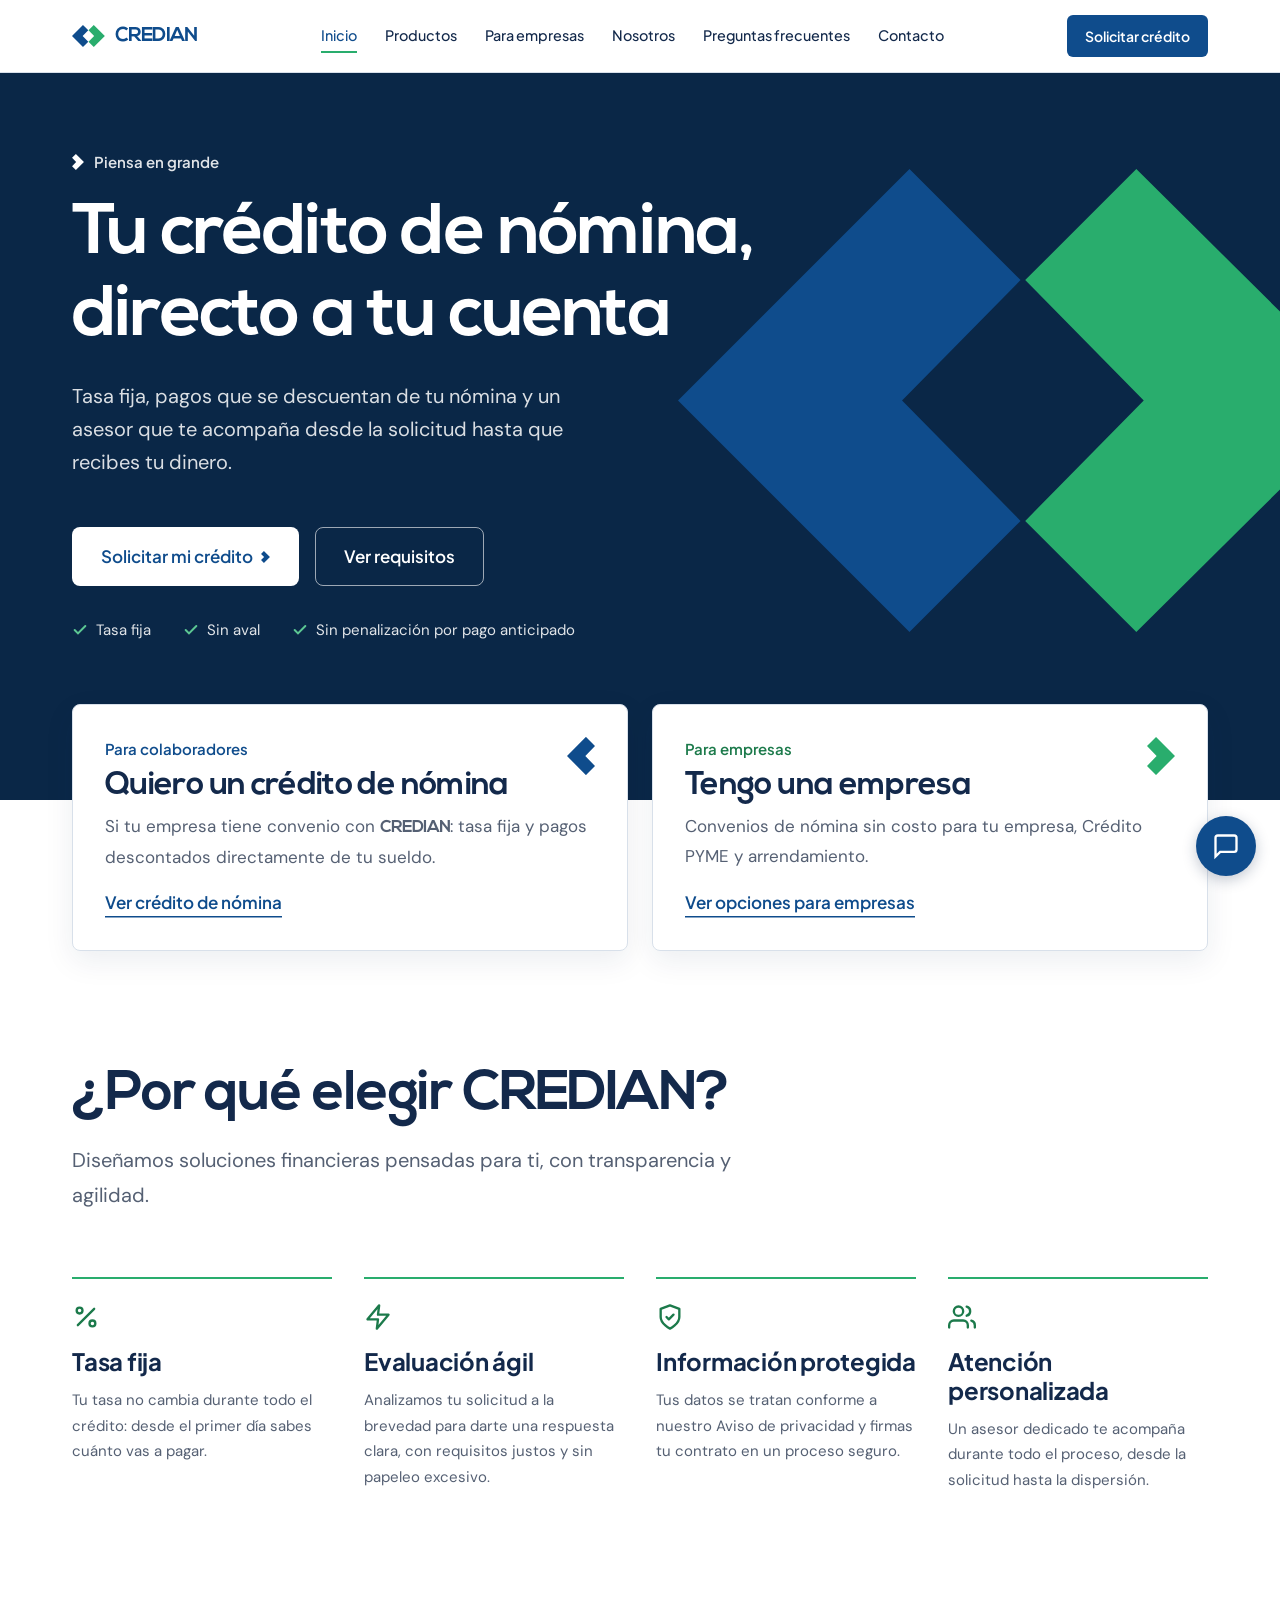
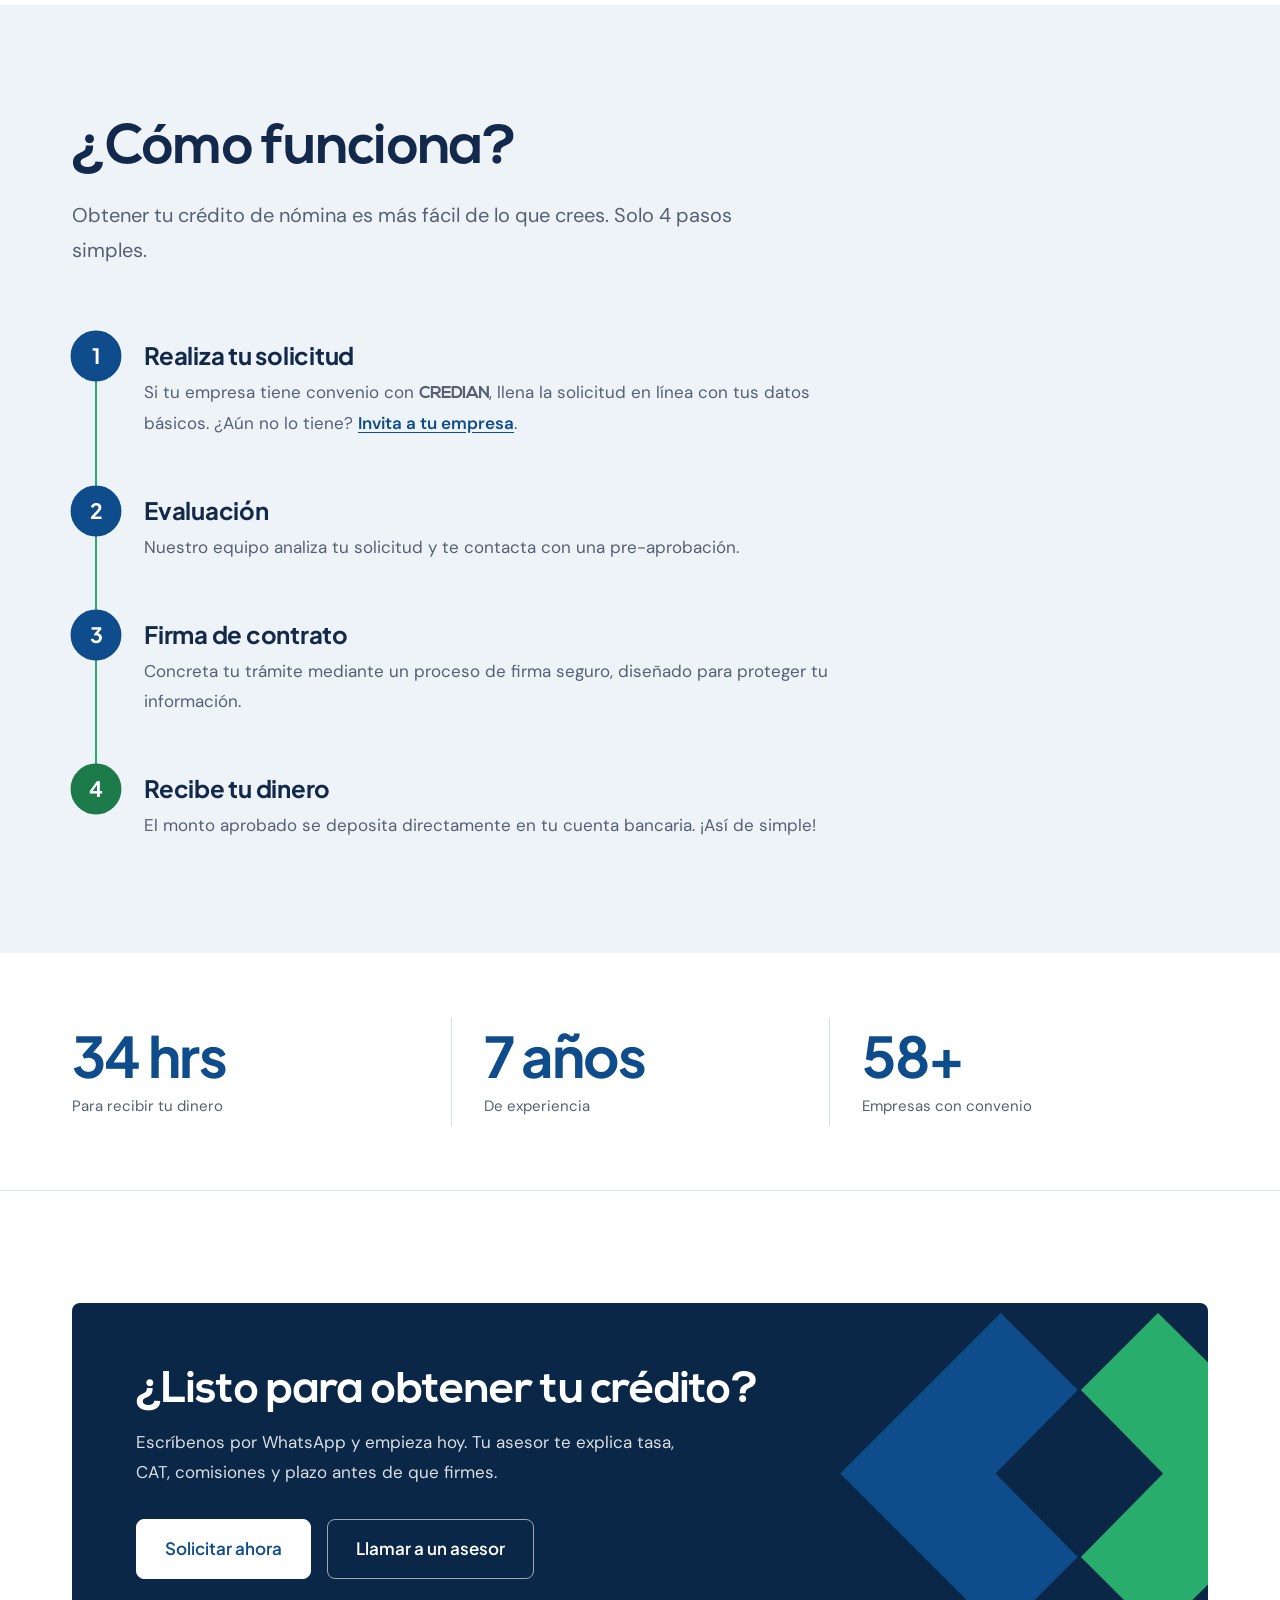
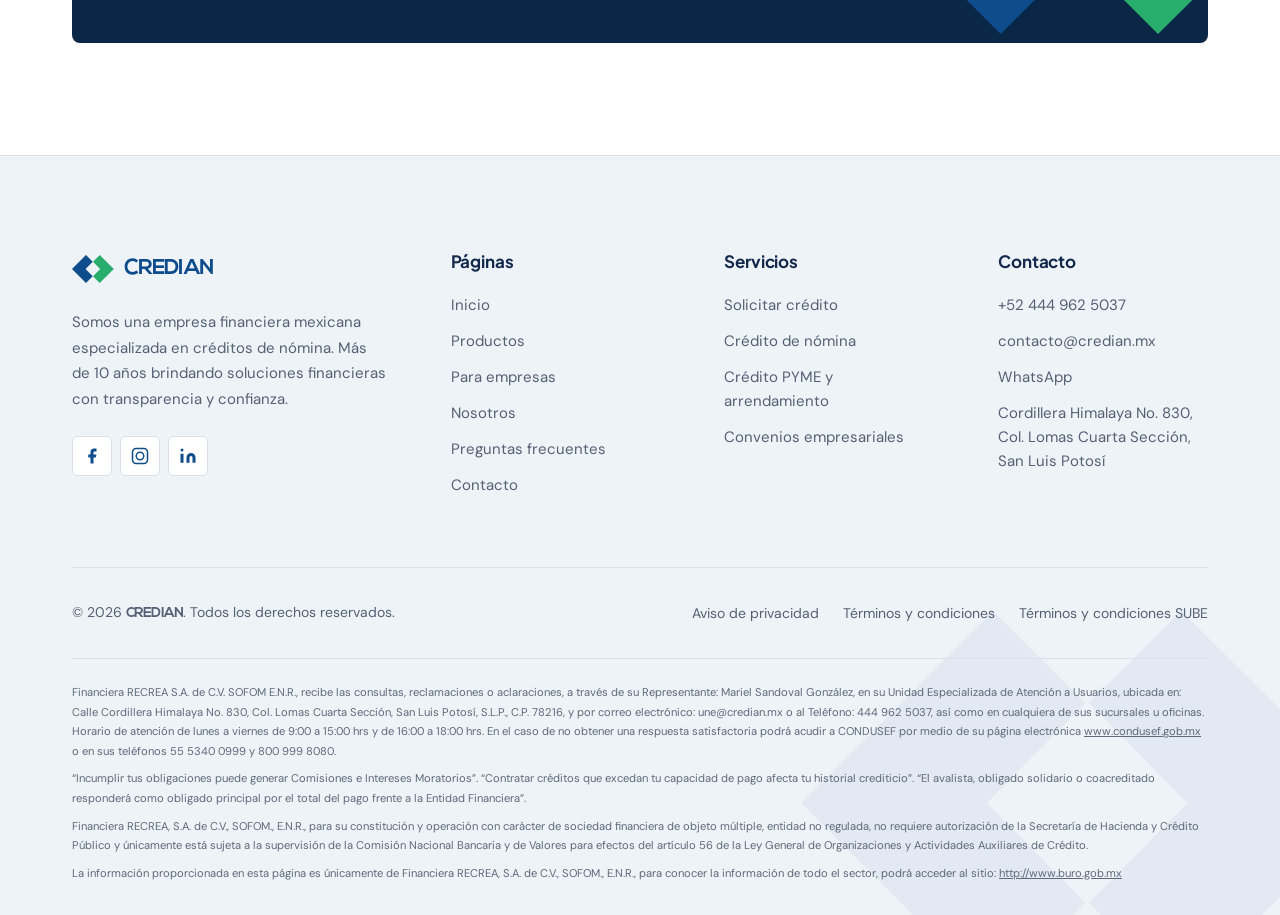
<file: index.html>
<!DOCTYPE html>
<html lang="es-MX">

<head>
  <meta charset="UTF-8">
  <meta name="viewport" content="width=device-width, initial-scale=1.0">
  <title>CREDIAN | Crédito de nómina con tasa fija</title>
  <link rel="icon" href="img/credian.ico" type="image/x-icon">
  <meta name="description"
    content="Somos una empresa financiera mexicana especializada en créditos de nómina. Más de 10 años brindando soluciones financieras con transparencia y confianza.">
  <!-- Dirección oficial y vista previa al compartir -->
  <link rel="canonical" href="https://www.credian.mx/">
  <meta property="og:type" content="website">
  <meta property="og:site_name" content="CREDIAN">
  <meta property="og:locale" content="es_MX">
  <meta property="og:url" content="https://www.credian.mx/">
  <meta property="og:title" content="Crédito de nómina con tasa fija | CREDIAN">
  <meta property="og:description" content="Somos una empresa financiera mexicana especializada en créditos de nómina. Más de 10 años brindando soluciones financieras con transparencia y confianza.">
  <meta property="og:image" content="https://www.credian.mx/img/og/inicio.jpg">
  <meta property="og:image:width" content="1200">
  <meta property="og:image:height" content="630">
  <meta property="og:image:alt" content="Crédito de nómina con tasa fija | CREDIAN">
  <meta name="twitter:card" content="summary_large_image">
  <meta name="twitter:title" content="Crédito de nómina con tasa fija | CREDIAN">
  <meta name="twitter:description" content="Somos una empresa financiera mexicana especializada en créditos de nómina. Más de 10 años brindando soluciones financieras con transparencia y confianza.">
  <meta name="twitter:image" content="https://www.credian.mx/img/og/inicio.jpg">
  <!-- Datos de la empresa para buscadores -->
  <script type="application/ld+json">
  {
    "@context": "https://schema.org",
    "@type": "FinancialService",
    "@id": "https://www.credian.mx/#empresa",
    "name": "CREDIAN",
    "legalName": "Financiera RECREA, S.A. de C.V., SOFOM, E.N.R.",
    "url": "https://www.credian.mx/",
    "logo": "https://www.credian.mx/img/logo_credian.png",
    "image": "https://www.credian.mx/img/og/inicio.jpg",
    "description": "Empresa financiera mexicana especializada en créditos de nómina para colaboradores de empresas con convenio, crédito PYME y arrendamiento financiero.",
    "telephone": "+52 444 962 5037",
    "email": "contacto@credian.mx",
    "address": {
      "@type": "PostalAddress",
      "streetAddress": "Cordillera Himalaya No. 830, Col. Lomas Cuarta Sección",
      "addressLocality": "San Luis Potosí",
      "addressRegion": "S.L.P.",
      "postalCode": "78216",
      "addressCountry": "MX"
    },
    "openingHoursSpecification": [
      {
        "@type": "OpeningHoursSpecification",
        "dayOfWeek": [
          "Monday",
          "Tuesday",
          "Wednesday",
          "Thursday",
          "Friday"
        ],
        "opens": "09:00",
        "closes": "15:00"
      },
      {
        "@type": "OpeningHoursSpecification",
        "dayOfWeek": [
          "Monday",
          "Tuesday",
          "Wednesday",
          "Thursday",
          "Friday"
        ],
        "opens": "16:00",
        "closes": "18:00"
      }
    ],
    "areaServed": {
      "@type": "Country",
      "name": "México"
    },
    "sameAs": [
      "https://www.facebook.com/credian.mx/",
      "https://www.instagram.com/credianmx/",
      "https://www.linkedin.com/company/credian/"
    ]
  }
  </script>
  <link rel="preload" href="font/nexa-bold.otf" as="font" type="font/otf" crossorigin>
  <link rel="preconnect" href="https://fonts.googleapis.com">
  <link rel="preconnect" href="https://fonts.gstatic.com" crossorigin>
  <link rel="stylesheet"
    href="https://fonts.googleapis.com/css2?family=DM+Sans:ital,opsz,wght@0,9..40,300;0,9..40,400;0,9..40,500;0,9..40,600;0,9..40,700;1,9..40,400&family=Plus+Jakarta+Sans:wght@400;500;600;700;800&display=swap">
  <noscript>
    <style>
      .reveal, .reveal-left, .reveal-right, .reveal-scale, .hero-enter { opacity: 1 !important; transform: none !important; }
    </style>
  </noscript>
  <link rel="stylesheet" href="css/reset.css?v=1.9">
  <link rel="stylesheet" href="css/variables.css?v=1.9">
  <link rel="stylesheet" href="css/animations.css?v=1.9">
  <link rel="stylesheet" href="css/global.css?v=1.9">
  <!-- Créditos (incluye la tipografía Nexa, requisito de su licencia) -->
  <link rel="author" href="humans.txt">
  <style>
    /* ---- HOME ---- */
    .hero--home {
      min-height: min(90vh, 800px);
      padding-bottom: calc(var(--space-4xl) + var(--space-2xl))
    }

    .hero__trust {
      display: flex;
      flex-wrap: wrap;
      gap: var(--space-xs) var(--space-xl);
      margin-top: var(--space-xl);
      list-style: none
    }

    .hero__trust li {
      display: inline-flex;
      align-items: center;
      gap: .5rem;
      color: rgba(255, 255, 255, .88);
      font-size: var(--text-sm)
    }

    .hero__trust svg {
      width: 16px;
      height: 16px;
      color: var(--color-green-light)
    }

    /* Dos caminos, montados sobre el borde inferior de la portada */
    .audience {
      position: relative;
      z-index: 3;
      margin-top: calc(var(--space-4xl) * -1)
    }

    .audience__grid {
      display: grid;
      grid-template-columns: repeat(auto-fit, minmax(280px, 1fr));
      gap: var(--space-lg)
    }

    .audience-card {
      display: flex;
      flex-direction: column;
      gap: var(--space-xs);
      background: var(--color-white);
      border: 1px solid var(--color-gray-mid);
      border-radius: var(--radius-md);
      padding: var(--space-xl);
      box-shadow: 0 10px 30px rgba(19, 41, 75, .08);
      transition: border-color var(--transition-base), box-shadow var(--transition-base), transform var(--transition-base), opacity .9s var(--ease-out)
    }

    /* Cada tarjeta lleva su pieza del logo: azul para colaboradores,
       verde para empresas. Al pasar el cursor, la pieza avanza hacia la otra. */
    .audience-card {
      position: relative
    }

    .audience-card::after {
      content: '';
      position: absolute;
      top: var(--space-xl);
      right: var(--space-xl);
      width: 1.75rem;
      height: 2.35rem;
      background: url("data:image/svg+xml,%3Csvg xmlns='http://www.w3.org/2000/svg' viewBox='0 0 370 500'%3E%3Cpolygon fill='%230F4C8C' points='0,250 250,0 370,120 242,250 370,380 250,500'/%3E%3C/svg%3E") no-repeat center / contain;
      transition: transform var(--transition-base)
    }

    .audience-card--company::after {
      background-image: url("data:image/svg+xml,%3Csvg xmlns='http://www.w3.org/2000/svg' viewBox='0 0 372 500'%3E%3Cpolygon fill='%2329AD6D' points='0,120 120,0 372,250 120,500 0,380 128,250'/%3E%3C/svg%3E")
    }

    .audience-card:hover::after {
      transform: translateX(6px)
    }

    .audience-card--company:hover::after {
      transform: translateX(-6px)
    }

    .audience-card:hover {
      border-color: var(--color-blue);
      transform: translateY(-4px);
      box-shadow: 0 18px 40px rgba(19, 41, 75, .12)
    }

    .audience-card__eyebrow {
      font-family: var(--font-display);
      font-size: var(--text-sm);
      font-weight: var(--fw-semibold);
      color: var(--color-blue)
    }

    .audience-card--company .audience-card__eyebrow {
      color: var(--color-green-dark)
    }

    .audience-card__title {
      font-size: var(--text-2xl);
      letter-spacing: -.02em
    }

    .audience-card__text {
      margin-bottom: var(--space-xs)
    }

    .audience-card__link {
      margin-top: auto;
      font-family: var(--font-display);
      font-weight: var(--fw-semibold);
      color: var(--color-blue);
      align-self: flex-start;
      background: linear-gradient(currentColor, currentColor) left bottom / 100% 1.5px no-repeat;
      padding-bottom: 2px;
      transition: background-size var(--transition-base)
    }

    /* El subrayado se recoge y vuelve a crecer al pasar el cursor */
    .audience-card:hover .audience-card__link {
      animation: underlineSweep .7s var(--ease-out)
    }

    @keyframes underlineSweep {
      0% { background-size: 100% 1.5px; background-position: right bottom }
      45% { background-size: 0 1.5px; background-position: right bottom }
      46% { background-position: left bottom }
      100% { background-size: 100% 1.5px; background-position: left bottom }
    }

    /* Beneficios: columnas abiertas, sin cajas */
    .benefits-grid {
      display: grid;
      grid-template-columns: repeat(auto-fit, minmax(230px, 1fr));
      gap: var(--space-2xl) var(--space-xl)
    }

    .benefits-grid .card {
      position: relative;
      background: none;
      border: 0;
      border-top: 2px solid var(--color-gray-mid);
      border-radius: 0;
      padding: var(--space-lg) 0 0
    }

    /* La línea superior se llena de verde al entrar en pantalla */
    .benefits-grid .card::before {
      content: '';
      position: absolute;
      left: 0;
      right: 0;
      top: -2px;
      height: 2px;
      background: var(--color-green);
      transform: scaleX(0);
      transform-origin: left;
      transition: transform 1.1s var(--ease-out) .25s
    }

    .benefits-grid .card.revealed::before {
      transform: scaleX(1)
    }

    .benefits-grid .card__icon {
      width: auto;
      height: auto;
      background: none;
      justify-content: flex-start;
      margin-bottom: var(--space-md);
      color: var(--color-green-dark)
    }

    .benefits-grid .card__icon svg {
      width: 28px;
      height: 28px
    }

    /* Proceso: es una secuencia real, por eso lleva números */
    .steps {
      max-width: 760px
    }

    .steps__list {
      position: relative;
      display: flex;
      flex-direction: column;
      gap: var(--space-2xl)
    }

    .steps__connector {
      position: absolute;
      left: 23px;
      top: 48px;
      bottom: 48px;
      width: 2px;
      background: var(--color-gray-mid)
    }

    /* La línea verde se dibuja conforme avanzas en la página */
    .steps__connector::after {
      content: '';
      position: absolute;
      inset: 0;
      background: var(--color-green);
      transform-origin: top;
      transform: scaleY(1)
    }

    @supports (animation-timeline: view()) {
      @media (prefers-reduced-motion: no-preference) {
        .steps__connector::after {
          animation: drawDown linear both;
          animation-timeline: view();
          animation-range: entry 40% cover 65%
        }
      }
    }

    @keyframes drawDown {
      from { transform: scaleY(0) }
      to { transform: scaleY(1) }
    }

    .step {
      position: relative;
      z-index: 1;
      display: flex;
      gap: var(--space-lg);
      align-items: flex-start
    }

    .step__number {
      width: 48px;
      height: 48px;
      flex-shrink: 0;
      border-radius: var(--radius-full);
      border: 2px solid var(--color-blue);
      background: var(--color-white);
      color: var(--color-blue);
      transition: background-color .6s var(--ease-out) .3s, color .6s var(--ease-out) .3s, border-color .6s var(--ease-out) .3s, transform .6s var(--ease-out) .3s;
      display: flex;
      align-items: center;
      justify-content: center;
      font-family: var(--font-display);
      font-weight: var(--fw-bold);
      font-size: var(--text-lg)
    }

    /* Cada número se llena al aparecer, en secuencia */
    .step.revealed .step__number {
      background: var(--color-blue);
      color: var(--color-white);
      transform: scale(1.06)
    }

    .step:last-child .step__number {
      border-color: var(--color-green-dark)
    }

    .step:last-child.revealed .step__number {
      background: var(--color-green-dark)
    }

    .step__content {
      padding-top: .6rem
    }

    .step__content h3 {
      font-size: var(--text-xl);
      margin-bottom: var(--space-xs)
    }

    /* Cifras: banda sobria, alineada a la izquierda */
    .stats-band {
      padding: var(--space-3xl) 0;
      border-bottom: 1px solid var(--color-gray-mid)
    }

    .stats {
      display: grid;
      grid-template-columns: repeat(3, 1fr)
    }

    .stat {
      padding: var(--space-xs) var(--space-xl);
      border-left: 1px solid var(--color-gray-mid)
    }

    .stat:first-child {
      padding-left: 0;
      border-left: 0
    }

    .stat__number {
      font-family: var(--font-display);
      font-size: var(--text-4xl);
      font-weight: var(--fw-bold);
      letter-spacing: -.03em;
      color: var(--color-blue);
      line-height: 1.1;
      margin-bottom: var(--space-xs)
    }

    .stat__label {
      color: var(--color-gray-text);
      font-size: var(--text-sm)
    }

    /* Cierre: bloque azul marino con el logo completo */
    .cta-banner {
      display: grid;
      grid-template-columns: 1fr;
      gap: var(--space-xl);
      background: var(--color-navy);
      border-radius: var(--radius-lg);
      padding: var(--space-3xl) 14rem var(--space-3xl) var(--space-3xl)
    }

    .cta-banner h2 {
      color: var(--color-white);
      font-size: var(--text-3xl);
      letter-spacing: -.02em;
      margin-bottom: var(--space-sm)
    }

    .cta-banner p {
      color: rgba(255, 255, 255, .85);
      max-width: 46ch
    }

    .text-link {
      color: var(--color-blue);
      font-weight: var(--fw-semibold);
      text-decoration: underline;
      text-underline-offset: 3px
    }

    .cta-banner__actions {
      display: flex;
      flex-wrap: wrap;
      gap: var(--space-md)
    }

    .cta-banner .btn--secondary {
      border-color: var(--color-white)
    }

    @media(max-width:900px) {
      .stats {
        grid-template-columns: repeat(2, 1fr);
        row-gap: var(--space-xl)
      }

      .stat:nth-child(3) {
        padding-left: 0;
        border-left: 0
      }

      .cta-banner {
        padding: var(--space-2xl) var(--space-xl) calc(var(--space-2xl) + 4rem)
      }
    }

    /* Celular: tres cifras en lista, separadas por una línea */
    @media(max-width:600px) {
      .stats {
        grid-template-columns: 1fr;
        row-gap: 0
      }

      .stat,
      .stat:nth-child(3) {
        padding: var(--space-lg) 0;
        border-left: 0;
        border-top: 1px solid var(--color-gray-mid)
      }

      .stat:first-child {
        padding-top: 0;
        border-top: 0
      }

      .stat__number {
        white-space: nowrap
      }
    }
  </style>
</head>

<body class="page-body">
  <!-- Page Transition -->
  <div class="page-transition-overlay" aria-hidden="true"></div>

  <!-- NAVBAR -->
  <nav class="navbar" aria-label="Navegación principal">
    <div class="navbar__inner">
      <a href="./" class="navbar__logo" data-internal aria-label="CREDIAN — Inicio">
        <svg class="navbar__img brand-mark" viewBox="0 0 747 500" aria-hidden="true" focusable="false"><polygon class="brand-mark__blue" fill="#0F4C8C" points="0,250 250,0 370,120 242,250 370,380 250,500" /><polygon class="brand-mark__green" fill="#29AD6D" points="375,120 495,0 747,250 495,500 375,380 503,250" /></svg>
        <span class="navbar__logo-text">CREDIAN</span>
      </a>
      <div class="navbar__links">
        <a href="./" class="navbar__link active" aria-current="page" data-internal>Inicio</a>
        <a href="productos/" class="navbar__link" data-internal>Productos</a>
        <a href="convenios/" class="navbar__link" data-internal>Para empresas</a>
        <a href="nosotros/" class="navbar__link" data-internal>Nosotros</a>
        <a href="dudas/" class="navbar__link" data-internal>Preguntas frecuentes</a>
        <a href="contacto/" class="navbar__link" data-internal>Contacto</a>
      </div>
      <div class="navbar__actions">
        <a href="https://wa.me/15557277347?text=Hola%2C%20quiero%20solicitar%20un%20cr%C3%A9dito" class="navbar__cta" target="_blank" rel="noopener">Solicitar crédito</a>
      </div>
      <button class="navbar__hamburger" aria-label="Abrir menú" aria-expanded="false" aria-controls="mobile-menu">
        <span></span><span></span><span></span>
      </button>
    </div>
  </nav>

  <!-- Mobile Menu -->
  <div class="mobile-menu" id="mobile-menu" aria-hidden="true">
    <a href="./" class="mobile-menu__link" aria-current="page" data-internal>Inicio</a>
    <a href="productos/" class="mobile-menu__link" data-internal>Productos</a>
    <a href="convenios/" class="mobile-menu__link" data-internal>Para empresas</a>
    <a href="nosotros/" class="mobile-menu__link" data-internal>Nosotros</a>
    <a href="dudas/" class="mobile-menu__link" data-internal>Preguntas frecuentes</a>
    <a href="contacto/" class="mobile-menu__link" data-internal>Contacto</a>
    <div class="mobile-menu__divider"></div>
    <a href="https://wa.me/15557277347?text=Hola%2C%20quiero%20solicitar%20un%20cr%C3%A9dito" class="mobile-menu__link" target="_blank" rel="noopener">Solicitar crédito</a>
  </div>

  <!-- HERO -->
  <section class="hero hero--home" id="hero">
    <div class="hero__bg"></div>

    <div class="hero__content">
      <div class="hero-enter">
        <span class="hero__label">
          Piensa en grande
        </span>
      </div>
      <h1 class="hero__title hero-enter">Tu crédito de nómina,<br>directo
          a tu cuenta</h1>
      <p class="hero__subtitle hero-enter">Tasa fija, pagos que se descuentan de tu nómina y un asesor que te acompaña
        desde la solicitud hasta que recibes tu dinero.</p>
      <div class="hero__actions hero-enter">
        <a href="https://wa.me/15557277347?text=Hola%2C%20quiero%20solicitar%20un%20cr%C3%A9dito" class="btn btn--primary btn--large" target="_blank" rel="noopener">
          Solicitar mi crédito
        </a>
        <a href="productos/#requisitos" class="btn btn--outline btn--large" data-internal>Ver requisitos</a>
      </div>
      <ul class="hero__trust hero-enter">
        <li><svg viewBox="0 0 24 24" fill="none" stroke="currentColor" stroke-width="3" stroke-linecap="round" aria-hidden="true"><polyline points="20 6 9 17 4 12" /></svg>Tasa fija</li>
        <li><svg viewBox="0 0 24 24" fill="none" stroke="currentColor" stroke-width="3" stroke-linecap="round" aria-hidden="true"><polyline points="20 6 9 17 4 12" /></svg>Sin aval</li>
        <li><svg viewBox="0 0 24 24" fill="none" stroke="currentColor" stroke-width="3" stroke-linecap="round" aria-hidden="true"><polyline points="20 6 9 17 4 12" /></svg>Sin penalización por pago anticipado</li>
      </ul>
    </div>
  </section>

  <!-- AUDIENCE SPLIT -->
  <section class="audience" aria-label="Elige la opción que buscas">
    <div class="container">
      <div class="audience__grid">
        <a href="productos/" class="audience-card reveal stagger-1" data-internal>
          <span class="audience-card__eyebrow">Para colaboradores</span>
          <h2 class="audience-card__title">Quiero un crédito de nómina</h2>
          <p class="audience-card__text">Si tu empresa tiene convenio con CREDIAN: tasa fija y pagos descontados directamente de tu sueldo.</p>
          <span class="audience-card__link">Ver crédito de nómina</span>
        </a>
        <a href="convenios/" class="audience-card audience-card--company reveal stagger-2" data-internal>
          <span class="audience-card__eyebrow">Para empresas</span>
          <h2 class="audience-card__title">Tengo una empresa</h2>
          <p class="audience-card__text">Convenios de nómina sin costo para tu empresa, Crédito PYME y arrendamiento.
          </p>
          <span class="audience-card__link">Ver opciones para empresas</span>
        </a>
      </div>
    </div>
  </section>

  <!-- BENEFITS -->
  <section class="section" id="beneficios">
    <div class="container">
      <div class="section__header reveal">
        <h2 class="section__title">¿Por qué elegir CREDIAN?</h2>
        <p class="section__subtitle">Diseñamos soluciones financieras pensadas para ti, con transparencia y agilidad.
        </p>
      </div>
      <div class="benefits-grid">
        <div class="card reveal stagger-1">
          <div class="card__icon">
            <svg viewBox="0 0 24 24" fill="none" stroke="currentColor" stroke-width="2" stroke-linecap="round"
              stroke-linejoin="round" aria-hidden="true">
              <line x1="19" y1="5" x2="5" y2="19" /><circle cx="6.5" cy="6.5" r="2.5" /><circle cx="17.5" cy="17.5" r="2.5" />
            </svg>
          </div>
          <h3 class="card__title">Tasa fija</h3>
          <p class="card__text">Tu tasa no cambia durante todo el crédito: desde el primer día sabes cuánto vas a pagar.</p>
        </div>
        <div class="card reveal stagger-2">
          <div class="card__icon">
            <svg viewBox="0 0 24 24" fill="none" stroke="currentColor" stroke-width="2" stroke-linecap="round"
              stroke-linejoin="round" aria-hidden="true">
              <path d="M13 2L3 14h9l-1 8 10-12h-9l1-8z" />
            </svg>
          </div>
          <h3 class="card__title">Evaluación ágil</h3>
          <p class="card__text">Analizamos tu solicitud a la brevedad para darte una respuesta clara, con requisitos justos y sin papeleo excesivo.</p>
        </div>
        <div class="card reveal stagger-3">
          <div class="card__icon">
            <svg viewBox="0 0 24 24" fill="none" stroke="currentColor" stroke-width="2" stroke-linecap="round"
              stroke-linejoin="round" aria-hidden="true">
              <path d="M12 22s8-4 8-10V5l-8-3-8 3v7c0 6 8 10 8 10z" /><path d="M9 12l2 2 4-4" />
            </svg>
          </div>
          <h3 class="card__title">Información protegida</h3>
          <p class="card__text">Tus datos se tratan conforme a nuestro Aviso de privacidad y firmas tu contrato en un proceso seguro.</p>
        </div>
        <div class="card reveal stagger-4">
          <div class="card__icon">
            <svg viewBox="0 0 24 24" fill="none" stroke="currentColor" stroke-width="2" stroke-linecap="round"
              stroke-linejoin="round" aria-hidden="true">
              <path d="M17 21v-2a4 4 0 0 0-4-4H5a4 4 0 0 0-4 4v2" /><circle cx="9" cy="7" r="4" /><path d="M23 21v-2a4 4 0 0 0-3-3.87" /><path d="M16 3.13a4 4 0 0 1 0 7.75" />
            </svg>
          </div>
          <h3 class="card__title">Atención personalizada</h3>
          <p class="card__text">Un asesor dedicado te acompaña durante todo el proceso, desde la solicitud hasta la dispersión.</p>
        </div>
      </div>
    </div>
  </section>

  <!-- HOW IT WORKS -->
  <section class="section section--gray" id="como-funciona">
    <div class="container">
      <div class="section__header reveal">
        <h2 class="section__title">¿Cómo funciona?</h2>
        <p class="section__subtitle">Obtener tu crédito de nómina es más fácil de lo que crees. Solo 4 pasos simples.
        </p>
      </div>
      <div class="steps">
        <div class="steps__list">
          <div class="steps__connector">
          </div>
          <div class="step reveal stagger-1">
            <div class="step__number">1</div>
            <div class="step__content">
              <h3>Realiza tu solicitud</h3>
              <p>Si tu empresa tiene convenio con CREDIAN, llena la solicitud en línea con tus datos básicos.
                ¿Aún no lo tiene? <a href="convenios/" class="text-link" data-internal>Invita a tu empresa</a>.</p>
            </div>
          </div>
          <div class="step reveal stagger-2">
            <div class="step__number">2</div>
            <div class="step__content">
              <h3>Evaluación</h3>
              <p>Nuestro equipo analiza tu solicitud y te contacta con una pre-aprobación.</p>
            </div>
          </div>
          <div class="step reveal stagger-3">
            <div class="step__number">3</div>
            <div class="step__content">
              <h3>Firma de contrato</h3>
              <p>Concreta tu trámite mediante un proceso de firma seguro, diseñado para proteger tu información.</p>
            </div>
          </div>
          <div class="step reveal stagger-4">
            <div class="step__number">4</div>
            <div class="step__content">
              <h3>Recibe tu dinero</h3>
              <p>El monto aprobado se deposita directamente en tu cuenta bancaria. ¡Así de simple!</p>
            </div>
          </div>
        </div>
      </div>
    </div>
  </section>

  <!-- STATS -->
  <section class="stats-band" id="stats">
    <div class="container">
      <div class="stats reveal">
        <div class="stat">
          <div class="stat__number"><span data-counter="48" data-suffix=" hrs">48 hrs</span></div>
          <div class="stat__label">Para recibir tu dinero</div>
        </div>
        <div class="stat">
          <div class="stat__number"><span data-counter="10" data-suffix=" años">10 años</span></div>
          <div class="stat__label">De experiencia</div>
        </div>
        <div class="stat">
          <div class="stat__number"><span data-counter="80" data-suffix="+">80+</span></div>
          <div class="stat__label">Empresas con convenio</div>
        </div>
      </div>
    </div>
  </section>

  <!-- CTA BANNER -->
  <section class="section">
    <div class="container">
      <div class="cta-banner reveal-scale">
        <div>
          <h2>¿Listo para obtener tu crédito?</h2>
          <p>Escríbenos por WhatsApp y empieza hoy. Tu asesor te explica tasa, CAT, comisiones y plazo antes de que firmes.</p>
        </div>
        <div class="cta-banner__actions">
          <a href="https://wa.me/15557277347?text=Hola%2C%20quiero%20solicitar%20un%20cr%C3%A9dito" class="btn btn--secondary btn--large" target="_blank" rel="noopener">
            Solicitar ahora
          </a>
          <a href="tel:+524449625037" class="btn btn--outline btn--large">Llamar a un asesor</a>
        </div>
      </div>
    </div>
  </section>

  <!-- FOOTER -->
  <footer class="footer">
    <div class="container">
      <div class="footer__grid">
        <div class="footer__brand">
          <div class="footer__logo">
            <svg class="footer__img brand-mark" viewBox="0 0 747 500" aria-hidden="true" focusable="false"><polygon class="brand-mark__blue" fill="#0F4C8C" points="0,250 250,0 370,120 242,250 370,380 250,500" /><polygon class="brand-mark__green" fill="#29AD6D" points="375,120 495,0 747,250 495,500 375,380 503,250" /></svg>
            <span class="footer__logo-text">CREDIAN</span>
          </div>
          <p class="footer__brand-desc">Somos una empresa financiera mexicana especializada en créditos de nómina. Más
            de 10 años brindando soluciones financieras con transparencia y confianza.</p>
          <div class="footer__social">
            <a href="https://www.facebook.com/credian.mx/" class="footer__social-link" target="_blank" rel="noopener"
              aria-label="Facebook de CREDIAN"><svg viewBox="0 0 24 24" fill="currentColor" aria-hidden="true">
                <path d="M18 2h-3a5 5 0 00-5 5v3H7v4h3v8h4v-8h3l1-4h-4V7a1 1 0 011-1h3z" />
              </svg></a>
            <a href="https://www.instagram.com/credianmx/" class="footer__social-link" target="_blank" rel="noopener"
              aria-label="Instagram de CREDIAN"><svg viewBox="0 0 24 24" fill="none" stroke="currentColor"
                stroke-width="2" aria-hidden="true">
                <rect x="2" y="2" width="20" height="20" rx="5" />
                <circle cx="12" cy="12" r="5" />
              </svg></a>
            <a href="https://www.linkedin.com/company/credian/" class="footer__social-link" target="_blank"
              rel="noopener" aria-label="LinkedIn de CREDIAN"><svg viewBox="0 0 24 24" fill="currentColor"
                aria-hidden="true">
                <path
                  d="M16 8a6 6 0 016 6v7h-4v-7a2 2 0 00-4 0v7h-4v-7a6 6 0 016-6zM2 9h4v12H2zM4 6a2 2 0 100-4 2 2 0 000 4z" />
              </svg></a>
          </div>
        </div>
        <div>
          <h2 class="footer__column-title">Páginas</h2>
          <a href="./" class="footer__link" data-internal>Inicio</a>
          <a href="productos/" class="footer__link" data-internal>Productos</a>
          <a href="convenios/" class="footer__link" data-internal>Para empresas</a>
          <a href="nosotros/" class="footer__link" data-internal>Nosotros</a>
          <a href="dudas/" class="footer__link" data-internal>Preguntas frecuentes</a>
          <a href="contacto/" class="footer__link" data-internal>Contacto</a>
        </div>
        <div>
          <h2 class="footer__column-title">Servicios</h2>
          <a href="https://cib.logicsystems.com.mx/RECREA/LoginCredian.aspx?EMP=RECREA" class="footer__link" target="_blank" rel="noopener">Solicitar crédito</a>
          <a href="productos/" class="footer__link" data-internal>Crédito de nómina</a>
          <a href="productos/" class="footer__link" data-internal>Crédito PYME y arrendamiento</a>
          <a href="convenios/" class="footer__link" data-internal>Convenios empresariales</a>
        </div>
        <div>
          <h2 class="footer__column-title">Contacto</h2>
          <a href="tel:+524449625037" class="footer__link">+52 444 962 5037</a>
          <a href="mailto:contacto@credian.mx" class="footer__link">contacto@credian.mx</a>
          <a href="https://wa.me/524442868687?text=Hola%2C%20quiero%20informaci%C3%B3n%20sobre%20un%20cr%C3%A9dito" class="footer__link" target="_blank" rel="noopener">WhatsApp</a>
          <a class="footer__link" href="https://maps.app.goo.gl/pszoTMPpHbt7NWdv6" target="_blank" rel="noopener">
            Cordillera Himalaya No. 830, Col. Lomas Cuarta Sección, San Luis Potosí
          </a>
        </div>
      </div>
      <div class="footer__bottom">
        <p class="footer__copy">&copy; <span id="current-year">2026</span> CREDIAN. Todos los derechos reservados.</p>
        <div class="footer__legal"><a href="docs/aviso_de_privacidad.pdf" target="_blank" rel="noopener">Aviso de
            privacidad</a><a href="docs/terminos_y_condiciones.pdf" target="_blank" rel="noopener">Términos y
            condiciones</a><a href="docs/terminos_y_condiciones_SUBE.pdf" target="_blank" rel="noopener">Términos y
            condiciones SUBE</a></div>
      </div>
      <div class="footer__disclaimer">
        <p>Financiera RECREA S.A. de C.V. SOFOM E.N.R., recibe las consultas, reclamaciones o aclaraciones, a través de
          su Representante: Mariel Sandoval González, en su Unidad Especializada de Atención a Usuarios, ubicada en:
          Calle Cordillera Himalaya No. 830, Col. Lomas Cuarta Sección, San Luis Potosí, S.L.P., C.P. 78216, y por
          correo electrónico: une@credian.mx o al Teléfono: 444 962 5037, así como en cualquiera de sus sucursales u
          oficinas. Horario de atención de lunes a viernes de 9:00 a 15:00 hrs y de 16:00 a 18:00 hrs. En el caso de
          no obtener una respuesta satisfactoria podrá acudir a CONDUSEF por medio de su página electrónica
          <a href="https://www.condusef.gob.mx" target="_blank" rel="noopener"
            style="color: inherit; text-decoration: underline;">www.condusef.gob.mx</a> o en sus teléfonos 55 5340 0999
          y 800 999 8080.
        </p>
        <p>“Incumplir tus obligaciones puede generar Comisiones e Intereses Moratorios”. “Contratar créditos que excedan
          tu capacidad de pago afecta tu historial crediticio”. “El avalista, obligado solidario o coacreditado
          responderá como obligado principal por el total del pago frente a la Entidad Financiera”.</p>
        <p>Financiera RECREA, S.A. de C.V., SOFOM., E.N.R., para su constitución y operación con carácter de sociedad
          financiera de objeto múltiple, entidad no regulada, no requiere autorización de la Secretaría de Hacienda y
          Crédito Público y únicamente está sujeta a la supervisión de la Comisión Nacional Bancaria y de Valores para
          efectos del artículo 56 de la Ley General de Organizaciones y Actividades Auxiliares de Crédito.</p>
        <p>La información proporcionada en esta página es únicamente de Financiera RECREA, S.A. de C.V., SOFOM., E.N.R.,
          para conocer la información de todo el sector, podrá acceder al sitio: <a href="http://www.buro.gob.mx"
            target="_blank" rel="noopener"
            style="color: inherit; text-decoration: underline;">http://www.buro.gob.mx</a></p>
      </div>
    </div>
  </footer>

  <script src="js/nav.js?v=1.9"></script>
  <script src="js/main.js?v=1.9"></script>
  <script src="js/animations.js?v=1.9"></script>
  <script src="js/chatbot.js?v=1.9" defer></script>
</body>

</html>
</file>
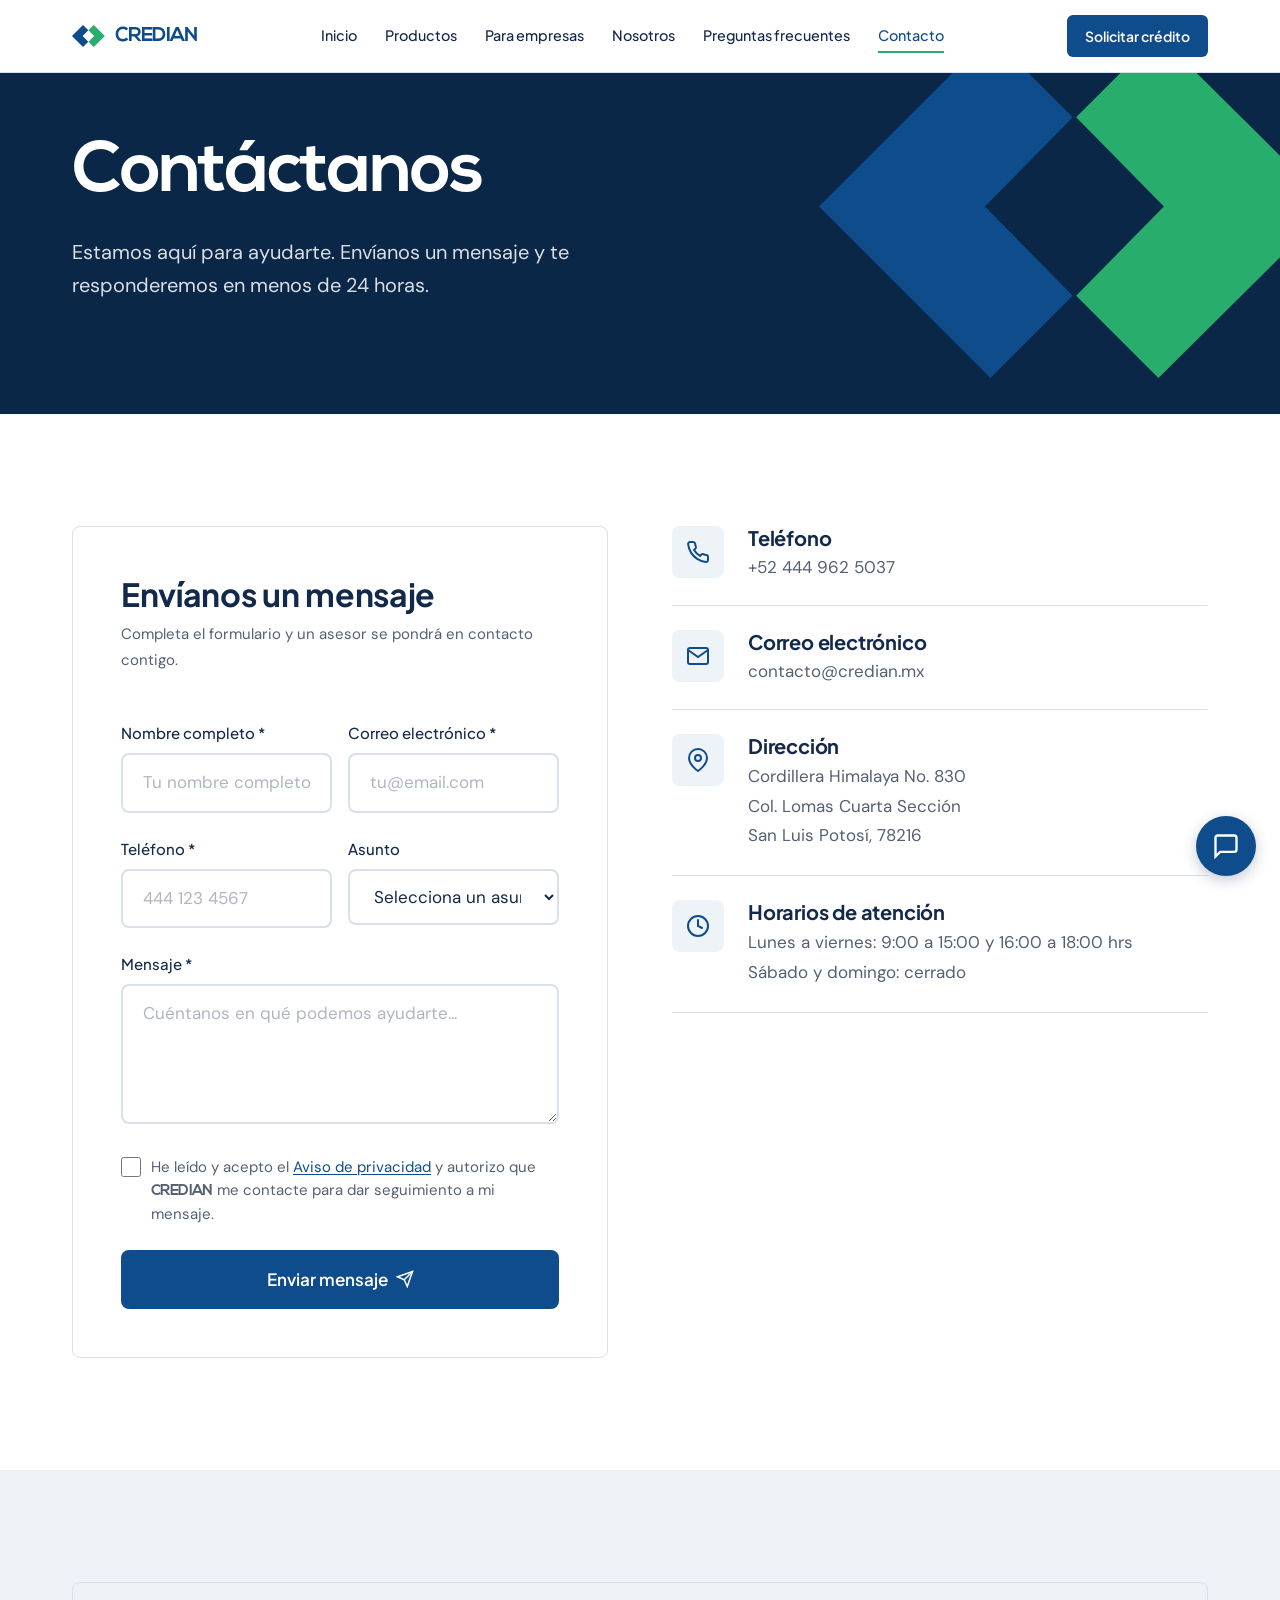
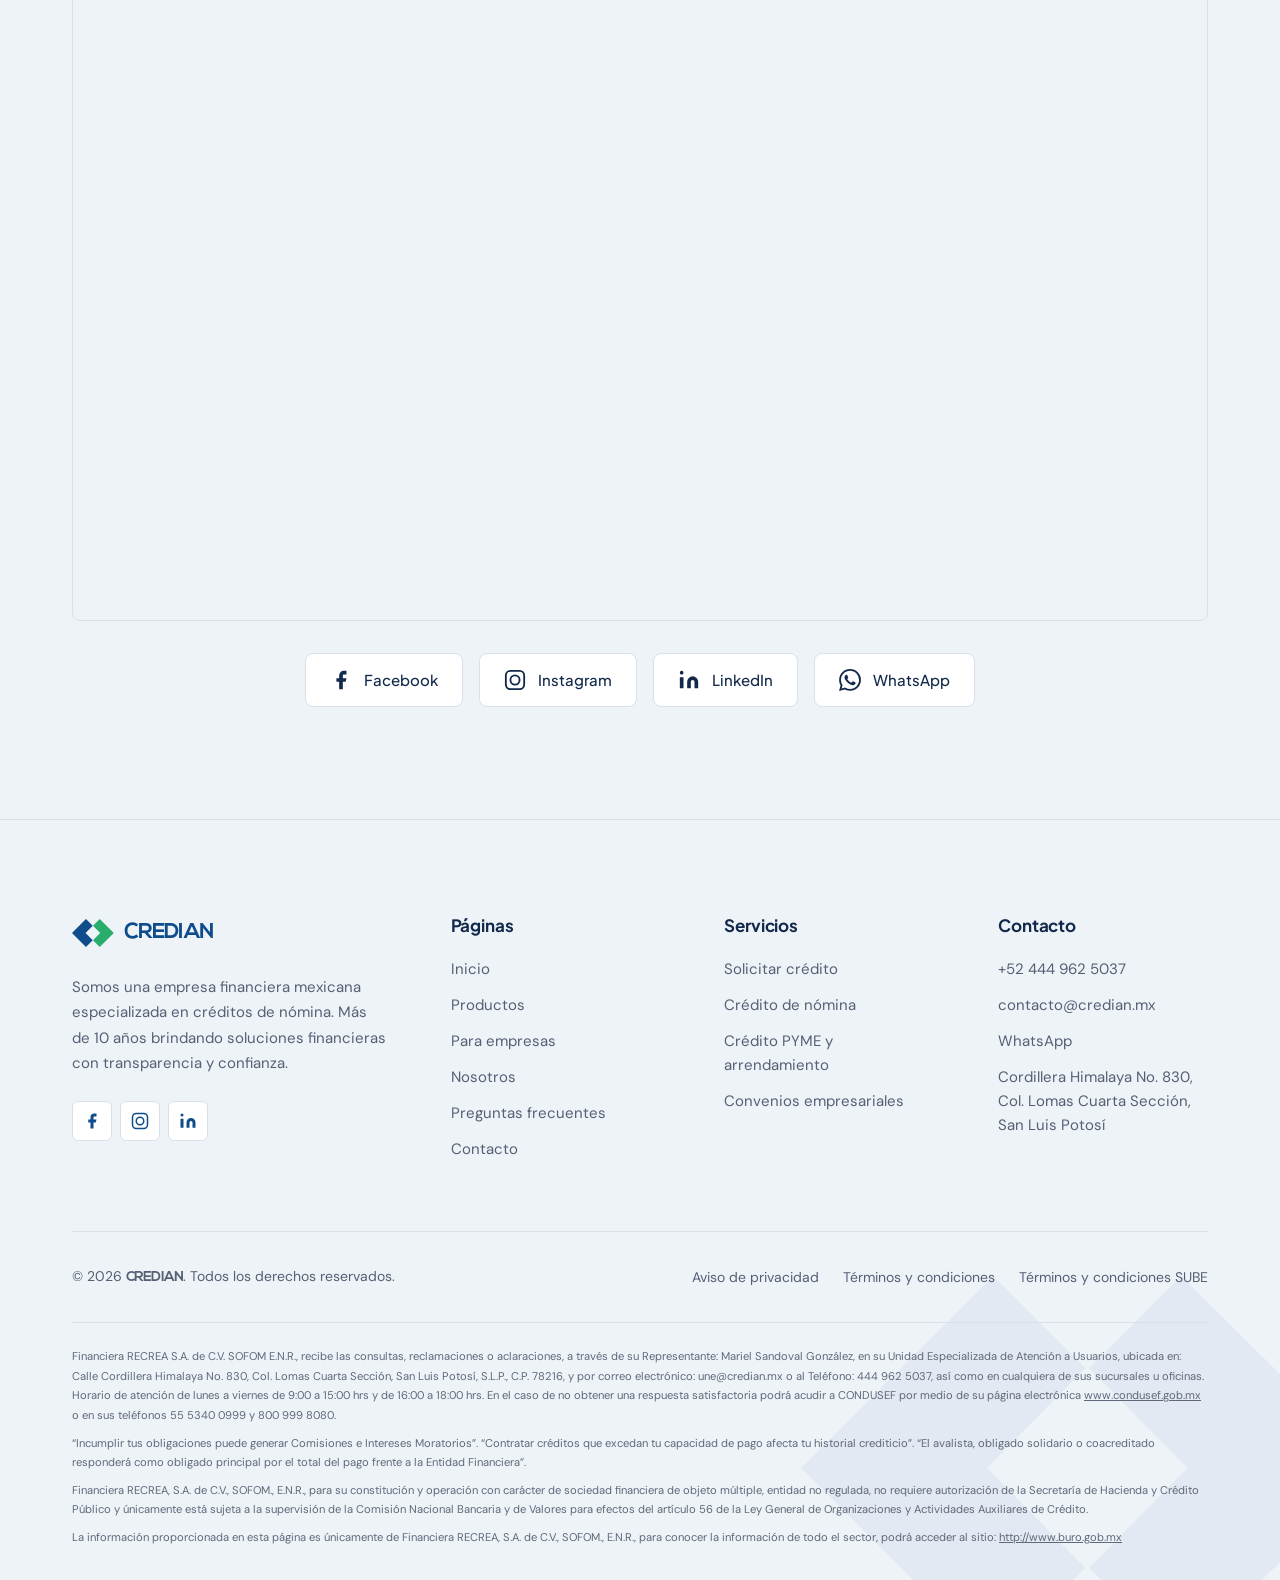
<file: contacto/index.html>
<!DOCTYPE html>
<html lang="es-MX">

<head>
  <meta charset="UTF-8">
  <meta name="viewport" content="width=device-width, initial-scale=1.0">
  <title>CREDIAN | Contacto</title>
  <link rel="icon" href="../img/credian.ico" type="image/x-icon">
  <meta name="description"
    content="Contáctanos para resolver tus dudas sobre créditos de nómina. Teléfono, email y formulario de contacto CREDIAN.">
  <!-- Dirección oficial y vista previa al compartir -->
  <link rel="canonical" href="https://www.credian.mx/contacto/">
  <meta property="og:type" content="website">
  <meta property="og:site_name" content="CREDIAN">
  <meta property="og:locale" content="es_MX">
  <meta property="og:url" content="https://www.credian.mx/contacto/">
  <meta property="og:title" content="Contacto | CREDIAN">
  <meta property="og:description" content="Contáctanos para resolver tus dudas sobre créditos de nómina. Teléfono, email y formulario de contacto CREDIAN.">
  <meta property="og:image" content="https://www.credian.mx/img/og/contacto.jpg">
  <meta property="og:image:width" content="1200">
  <meta property="og:image:height" content="630">
  <meta property="og:image:alt" content="Contacto | CREDIAN">
  <meta name="twitter:card" content="summary_large_image">
  <meta name="twitter:title" content="Contacto | CREDIAN">
  <meta name="twitter:description" content="Contáctanos para resolver tus dudas sobre créditos de nómina. Teléfono, email y formulario de contacto CREDIAN.">
  <meta name="twitter:image" content="https://www.credian.mx/img/og/contacto.jpg">
  <link rel="preload" href="../font/nexa-bold.otf" as="font" type="font/otf" crossorigin>
  <link rel="preconnect" href="https://fonts.googleapis.com">
  <link rel="preconnect" href="https://fonts.gstatic.com" crossorigin>
  <link rel="stylesheet"
    href="https://fonts.googleapis.com/css2?family=DM+Sans:ital,opsz,wght@0,9..40,300;0,9..40,400;0,9..40,500;0,9..40,600;0,9..40,700;1,9..40,400&family=Plus+Jakarta+Sans:wght@400;500;600;700;800&display=swap">
  <noscript>
    <style>
      .reveal, .reveal-left, .reveal-right, .reveal-scale, .hero-enter { opacity: 1 !important; transform: none !important; }
    </style>
  </noscript>
  <link rel="stylesheet" href="../css/reset.css?v=1.9">
  <link rel="stylesheet" href="../css/variables.css?v=1.9">
  <link rel="stylesheet" href="../css/animations.css?v=1.9">
  <link rel="stylesheet" href="../css/global.css?v=1.9">
  <!-- Créditos (incluye la tipografía Nexa, requisito de su licencia) -->
  <link rel="author" href="../humans.txt">
  <style>
    .contact-layout {
      display: grid;
      grid-template-columns: 1fr 1fr;
      gap: var(--space-3xl);
      align-items: start
    }

    .contact-form-card {
      background: var(--color-white);
      border-radius: var(--radius-xl);
      padding: var(--space-2xl) var(--space-2xl);
      border: 1px solid var(--color-gray-mid)
    }

    .contact-form-card h3 {
      margin-bottom: var(--space-xs)
    }

    .contact-form-card>p {
      color: var(--color-gray-text);
      font-size: var(--text-sm);
      margin-bottom: var(--space-2xl)
    }

    .form-row {
      display: grid;
      grid-template-columns: 1fr 1fr;
      gap: var(--space-md)
    }

    .contact-info-cards {
      display: flex;
      flex-direction: column;
      gap: var(--space-lg)
    }

    .info-card {
      display: flex;
      align-items: flex-start;
      gap: var(--space-lg);
      padding: var(--space-xl);
      background: var(--color-white);
      border-radius: var(--radius-lg);
      border: 1px solid var(--color-gray-mid);
      transition: all var(--transition-base)
    }

    .info-card:hover {
      transform: translateX(6px)
    }

    .info-card__icon {
      width: 52px;
      height: 52px;
      border-radius: var(--radius-md);
      background: var(--color-gray-light);
      display: flex;
      align-items: center;
      justify-content: center;
      flex-shrink: 0;
      color: var(--color-blue);
      transition: all var(--transition-base)
    }

    .info-card:hover .info-card__icon {
      background: var(--gradient-brand);
      color: #fff
    }

    .info-card__icon svg {
      width: 24px;
      height: 24px
    }

    .info-card h3 {
      font-size: var(--text-base);
      margin-bottom: 4px
    }

    .info-card p,
    .info-card a {
      font-size: var(--text-sm);
      color: var(--color-gray-text)
    }

    .info-card a:hover {
      color: var(--color-blue)
    }

    .map-placeholder {
      width: 100%;
      aspect-ratio: 16/9;
      border-radius: var(--radius-xl);
      background: var(--color-gray-light);
      display: flex;
      align-items: center;
      justify-content: center;
      position: relative;
      overflow: hidden;
      border: 1px solid var(--color-gray-mid)
    }

    .map-placeholder__inner {
      text-align: center;
      color: var(--color-gray-text)
    }

    .map-placeholder__inner svg {
      width: 48px;
      height: 48px;
      margin: 0 auto var(--space-md);
      color: var(--color-blue);
      opacity: .5
    }

    .social-row {
      display: flex;
      gap: var(--space-md);
      justify-content: center;
      flex-wrap: wrap;
      margin-top: var(--space-xl)
    }

    .social-card {
      display: flex;
      align-items: center;
      gap: .75rem;
      padding: .875rem 1.5rem;
      background: var(--color-white);
      border-radius: var(--radius-pill);
      border: 1px solid var(--color-gray-mid);
      transition: all var(--transition-base);
      font-family: var(--font-display);
      font-size: var(--text-sm);
      font-weight: var(--fw-medium);
      color: var(--color-dark)
    }

    .social-card:hover {
    }

    .social-card svg {
      width: 22px;
      height: 22px
    }

    .social-card--fb:hover {
      color: #1877F2;
      border-color: #1877F2
    }

    .social-card--ig:hover {
      color: #E4405F;
      border-color: #E4405F
    }

    .social-card--li:hover {
      color: #0A66C2;
      border-color: #0A66C2
    }

    .social-card--wa:hover {
      color: #25D366;
      border-color: #25D366
    }

    .form-input.success {
      border-color: var(--color-green)
    }

    @media(max-width:768px) {
      .contact-layout {
        grid-template-columns: 1fr
      }

      .form-row {
        grid-template-columns: 1fr
      }
    }

    /* ======== Lenguaje visual CREDIAN ======== */
    .contact-form-card {
      border: 1px solid var(--color-gray-mid);
      border-radius: 8px
    }

    /* Datos de contacto: lista abierta con divisores */
    .contact-info-cards {
      gap: 0
    }

    .info-card {
      padding: var(--space-lg) 0;
      background: none;
      border: 0;
      border-bottom: 1px solid var(--color-gray-mid);
      border-radius: 0
    }

    .info-card:first-child {
      padding-top: 0
    }

    .info-card:hover {
      transform: none
    }

    .info-card__icon,
    .info-card:hover .info-card__icon {
      background: var(--color-gray-light);
      color: var(--color-blue);
      border-radius: 8px
    }

    .info-card h3 {
      font-size: var(--text-lg)
    }

    .info-card p,
    .info-card a {
      font-size: var(--text-base)
    }

    .map-placeholder {
      border-radius: 8px;
      border: 1px solid var(--color-gray-mid);
      overflow: hidden
    }

    .social-card {
      border: 1px solid var(--color-gray-mid);
      border-radius: 8px
    }
  </style>
</head>

<body class="page-body">
  <div class="page-transition-overlay" aria-hidden="true"></div>

  <nav class="navbar" aria-label="Navegación principal">
    <div class="navbar__inner">
      <a href="../" class="navbar__logo" data-internal aria-label="CREDIAN — Inicio">
        <svg class="navbar__img brand-mark" viewBox="0 0 747 500" aria-hidden="true" focusable="false"><polygon class="brand-mark__blue" fill="#0F4C8C" points="0,250 250,0 370,120 242,250 370,380 250,500" /><polygon class="brand-mark__green" fill="#29AD6D" points="375,120 495,0 747,250 495,500 375,380 503,250" /></svg>
        <span class="navbar__logo-text">CREDIAN</span>
      </a>
      <div class="navbar__links">
        <a href="../" class="navbar__link" data-internal>Inicio</a>
        <a href="../productos/" class="navbar__link" data-internal>Productos</a>
        <a href="../convenios/" class="navbar__link" data-internal>Para empresas</a>
        <a href="../nosotros/" class="navbar__link" data-internal>Nosotros</a>
        <a href="../dudas/" class="navbar__link" data-internal>Preguntas frecuentes</a>
        <a href="../contacto/" class="navbar__link active" aria-current="page" data-internal>Contacto</a>
      </div>
      <div class="navbar__actions">
        <a href="https://wa.me/15557277347?text=Hola%2C%20quiero%20solicitar%20un%20cr%C3%A9dito" class="navbar__cta" target="_blank" rel="noopener">Solicitar crédito</a>
      </div>
      <button class="navbar__hamburger" aria-label="Abrir menú" aria-expanded="false" aria-controls="mobile-menu">
        <span></span><span></span><span></span>
      </button>
    </div>
  </nav>
  <div class="mobile-menu" id="mobile-menu" aria-hidden="true">
    <a href="../" class="mobile-menu__link" data-internal>Inicio</a>
    <a href="../productos/" class="mobile-menu__link" data-internal>Productos</a>
    <a href="../convenios/" class="mobile-menu__link" data-internal>Para empresas</a>
    <a href="../nosotros/" class="mobile-menu__link" data-internal>Nosotros</a>
    <a href="../dudas/" class="mobile-menu__link" data-internal>Preguntas frecuentes</a>
    <a href="../contacto/" class="mobile-menu__link" aria-current="page" data-internal>Contacto</a>
    <div class="mobile-menu__divider"></div>
    <a href="https://wa.me/15557277347?text=Hola%2C%20quiero%20solicitar%20un%20cr%C3%A9dito" class="mobile-menu__link" target="_blank" rel="noopener">Solicitar crédito</a>
  </div>

  <!-- HERO -->
  <section class="hero hero--small">
    <div class="hero__bg"></div>
    <div class="hero__content">
      <h1 class="hero__title hero-enter">Contáctanos
      </h1>
      <p class="hero__subtitle hero-enter">Estamos aquí para ayudarte. Envíanos un mensaje y te responderemos en menos
        de 24 horas.</p>
    </div>
  </section>

  <!-- CONTACT -->
  <section class="section">
    <div class="container">
      <div class="contact-layout">
        <!-- Form -->
        <div class="contact-form-card reveal-left">
          <h3>Envíanos un mensaje</h3>
          <p>Completa el formulario y un asesor se pondrá en contacto contigo.</p>
          <form id="contact-form" novalidate>
            <!-- Anti-Bot Honeypot Field -->
            <div style="position: absolute; left: -9999px; top: -9999px; opacity: 0; pointer-events: none;"
              aria-hidden="true">
              <input type="text" id="website_hp" name="website_hp" tabindex="-1" autocomplete="off">
            </div>
            <div class="form-row">
              <div class="form-group">
                <label class="form-label" for="nombre">Nombre completo *</label>
                <input type="text" id="nombre" class="form-input" placeholder="Tu nombre completo" autocomplete="name" required>
                <span class="form-error">Este campo es obligatorio</span>
              </div>
              <div class="form-group">
                <label class="form-label" for="email">Correo electrónico *</label>
                <input type="email" id="email" class="form-input" placeholder="tu@email.com" autocomplete="email" required>
                <span class="form-error">Ingresa un email válido</span>
              </div>
            </div>
            <div class="form-row">
              <div class="form-group">
                <label class="form-label" for="telefono">Teléfono *</label>
                <input type="tel" id="telefono" class="form-input" placeholder="444 123 4567" autocomplete="tel" inputmode="tel" required>
                <span class="form-error">Ingresa un teléfono válido</span>
              </div>
              <div class="form-group">
                <label class="form-label" for="asunto">Asunto</label>
                <select id="asunto" class="form-input form-select">
                  <option value="">Selecciona un asunto</option>
                  <option value="credito">Solicitar crédito</option>
                  <option value="info">Información general</option>
                  <option value="pagos">Dudas sobre pagos</option>
                  <option value="quejas">Quejas y sugerencias</option>
                  <option value="otro">Otro</option>
                </select>
              </div>
            </div>
            <div class="form-group">
              <label class="form-label" for="mensaje">Mensaje *</label>
              <textarea id="mensaje" class="form-input form-textarea" placeholder="Cuéntanos en qué podemos ayudarte..."
                required></textarea>
              <span class="form-error">Este campo es obligatorio</span>
            </div>
            <div class="form-group">
              <label class="form-consent__label" for="privacidad">
                <input type="checkbox" id="privacidad" class="form-checkbox" required>
                <span>He leído y acepto el <a href="../docs/aviso_de_privacidad.pdf" target="_blank" rel="noopener">Aviso
                    de privacidad</a> y autorizo que CREDIAN me contacte para dar seguimiento a mi mensaje.</span>
              </label>
              <span class="form-error">Para continuar, acepta el Aviso de privacidad</span>
            </div>
            <button type="submit" class="btn btn--primary btn--large" style="width:100%">
              Enviar mensaje
              <svg width="20" height="20" viewBox="0 0 24 24" fill="none" stroke="currentColor" stroke-width="2"
                stroke-linecap="round">
                <line x1="22" y1="2" x2="11" y2="13" />
                <polygon points="22 2 15 22 11 13 2 9 22 2" />
              </svg>
            </button>
          </form>
        </div>

        <!-- Info Cards -->
        <div class="contact-info-cards reveal-right">
          <div class="info-card">
            <div class="info-card__icon"><svg viewBox="0 0 24 24" fill="none" stroke="currentColor" stroke-width="2"
                stroke-linecap="round">
                <path
                  d="M22 16.92v3a2 2 0 01-2.18 2 19.79 19.79 0 01-8.63-3.07 19.5 19.5 0 01-6-6 19.79 19.79 0 01-3.07-8.67A2 2 0 014.11 2h3a2 2 0 012 1.72 12.84 12.84 0 00.7 2.81 2 2 0 01-.45 2.11L8.09 9.91a16 16 0 006 6l1.27-1.27a2 2 0 012.11-.45 12.84 12.84 0 002.81.7A2 2 0 0122 16.92z" />
              </svg></div>
            <div>
              <h3>Teléfono</h3><a href="tel:+524449625037">+52 444 962 5037</a>
            </div>
          </div>
          <div class="info-card">
            <div class="info-card__icon"><svg viewBox="0 0 24 24" fill="none" stroke="currentColor" stroke-width="2"
                stroke-linecap="round">
                <path d="M4 4h16c1.1 0 2 .9 2 2v12c0 1.1-.9 2-2 2H4c-1.1 0-2-.9-2-2V6c0-1.1.9-2 2-2z" />
                <polyline points="22,6 12,13 2,6" />
              </svg></div>
            <div>
              <h3>Correo electrónico</h3><a href="mailto:contacto@credian.mx">contacto@credian.mx</a>
            </div>
          </div>
          <div class="info-card">
            <div class="info-card__icon"><svg viewBox="0 0 24 24" fill="none" stroke="currentColor" stroke-width="2"
                stroke-linecap="round">
                <path d="M21 10c0 7-9 13-9 13s-9-6-9-13a9 9 0 0118 0z" />
                <circle cx="12" cy="10" r="3" />
              </svg></div>
            <div>
              <h3>Dirección</h3>
              <p>Cordillera Himalaya No. 830<br>Col. Lomas Cuarta Sección<br>San Luis Potosí, 78216</p>
            </div>
          </div>
          <div class="info-card">
            <div class="info-card__icon"><svg viewBox="0 0 24 24" fill="none" stroke="currentColor" stroke-width="2"
                stroke-linecap="round">
                <circle cx="12" cy="12" r="10" />
                <polyline points="12 6 12 12 16 14" />
              </svg></div>
            <div>
              <h3>Horarios de atención</h3>
              <p>Lunes a viernes: 9:00 a 15:00 y 16:00 a 18:00 hrs<br>Sábado y domingo: cerrado</p>
            </div>
          </div>
        </div>
      </div>
    </div>
  </section>

  <!-- MAP -->
  <section class="section section--gray">
    <div class="container">
      <div class="reveal">
        <div class="map-placeholder">
          <iframe
            src="https://www.google.com/maps/embed?pb=!1m18!1m12!1m3!1d3695.5302765714246!2d-101.0352273!3d22.1438782!2m3!1f0!2f0!3f0!3m2!1i1024!2i768!4f13.1!3m3!1m2!1s0x842a98b7468b3553%3A0x2010b4fe273b162a!2sCREDIAN!5e0!3m2!1ses-419!2smx!4v1777049388945!5m2!1ses-419!2smx"
            width="100%" height="100%" style="border:0;" allowfullscreen="" loading="lazy"
            referrerpolicy="no-referrer-when-downgrade"></iframe>
        </div>
      </div>

      <!-- Social -->
      <div class="social-row reveal">
        <a href="https://www.facebook.com/credian.mx/" class="social-card social-card--fb"><svg viewBox="0 0 24 24"
            fill="currentColor">
            <path d="M18 2h-3a5 5 0 00-5 5v3H7v4h3v8h4v-8h3l1-4h-4V7a1 1 0 011-1h3z" />
          </svg>Facebook</a>
        <a href="https://www.instagram.com/credianmx/" class="social-card social-card--ig"><svg viewBox="0 0 24 24"
            fill="none" stroke="currentColor" stroke-width="2">
            <rect x="2" y="2" width="20" height="20" rx="5" />
            <circle cx="12" cy="12" r="5" />
          </svg>Instagram</a>
        <a href="https://www.linkedin.com/company/credian/posts/?feedView=all" class="social-card social-card--li"><svg
            viewBox="0 0 24 24" fill="currentColor">
            <path
              d="M16 8a6 6 0 016 6v7h-4v-7a2 2 0 00-4 0v7h-4v-7a6 6 0 016-6zM2 9h4v12H2zM4 6a2 2 0 100-4 2 2 0 000 4z" />
          </svg>LinkedIn</a>
        <a href="https://wa.me/524442868687?text=%C2%A1Quiero%20m%C3%A1s%20informaci%C3%B3n!%F0%9F%91%80"
          class="social-card social-card--wa"><svg viewBox="0 0 24 24" fill="currentColor">
            <path
              d="M17.472 14.382c-.297-.149-1.758-.867-2.03-.967-.273-.099-.471-.148-.67.15-.197.297-.767.966-.94 1.164-.173.199-.347.223-.644.075-.297-.15-1.255-.463-2.39-1.475-.883-.788-1.48-1.761-1.653-2.059-.173-.297-.018-.458.13-.606.134-.133.298-.347.446-.52.149-.174.198-.298.298-.497.099-.198.05-.371-.025-.52-.075-.149-.669-1.612-.916-2.207-.242-.579-.487-.5-.669-.51-.173-.008-.371-.01-.57-.01-.198 0-.52.074-.792.372-.272.297-1.04 1.016-1.04 2.479 0 1.462 1.065 2.875 1.213 3.074.149.198 2.096 3.2 5.077 4.487.709.306 1.262.489 1.694.625.712.227 1.36.195 1.871.118.571-.085 1.758-.719 2.006-1.413.248-.694.248-1.289.173-1.413-.074-.124-.272-.198-.57-.347m-5.421 7.403h-.004a9.87 9.87 0 01-5.031-1.378l-.361-.214-3.741.982.998-3.648-.235-.374a9.86 9.86 0 01-1.51-5.26c.001-5.45 4.436-9.884 9.888-9.884 2.64 0 5.122 1.03 6.988 2.898a9.825 9.825 0 012.893 6.994c-.003 5.45-4.437 9.884-9.885 9.884m8.413-18.297A11.815 11.815 0 0012.05 0C5.495 0 .16 5.335.157 11.892c0 2.096.547 4.142 1.588 5.945L.057 24l6.305-1.654a11.882 11.882 0 005.683 1.448h.005c6.554 0 11.89-5.335 11.893-11.893a11.821 11.821 0 00-3.48-8.413z" />
          </svg>WhatsApp</a>
      </div>
    </div>
  </section>

  <!-- FOOTER -->
  <footer class="footer">
    <div class="container">
      <div class="footer__grid">
        <div class="footer__brand">
          <div class="footer__logo">
            <svg class="footer__img brand-mark" viewBox="0 0 747 500" aria-hidden="true" focusable="false"><polygon class="brand-mark__blue" fill="#0F4C8C" points="0,250 250,0 370,120 242,250 370,380 250,500" /><polygon class="brand-mark__green" fill="#29AD6D" points="375,120 495,0 747,250 495,500 375,380 503,250" /></svg>
            <span class="footer__logo-text">CREDIAN</span>
          </div>
          <p class="footer__brand-desc">Somos una empresa financiera mexicana especializada en créditos de nómina. Más
            de 10 años brindando soluciones financieras con transparencia y confianza.</p>
          <div class="footer__social">
            <a href="https://www.facebook.com/credian.mx/" class="footer__social-link" target="_blank" rel="noopener"
              aria-label="Facebook de CREDIAN"><svg viewBox="0 0 24 24" fill="currentColor" aria-hidden="true">
                <path d="M18 2h-3a5 5 0 00-5 5v3H7v4h3v8h4v-8h3l1-4h-4V7a1 1 0 011-1h3z" />
              </svg></a>
            <a href="https://www.instagram.com/credianmx/" class="footer__social-link" target="_blank" rel="noopener"
              aria-label="Instagram de CREDIAN"><svg viewBox="0 0 24 24" fill="none" stroke="currentColor"
                stroke-width="2" aria-hidden="true">
                <rect x="2" y="2" width="20" height="20" rx="5" />
                <circle cx="12" cy="12" r="5" />
              </svg></a>
            <a href="https://www.linkedin.com/company/credian/" class="footer__social-link" target="_blank"
              rel="noopener" aria-label="LinkedIn de CREDIAN"><svg viewBox="0 0 24 24" fill="currentColor"
                aria-hidden="true">
                <path
                  d="M16 8a6 6 0 016 6v7h-4v-7a2 2 0 00-4 0v7h-4v-7a6 6 0 016-6zM2 9h4v12H2zM4 6a2 2 0 100-4 2 2 0 000 4z" />
              </svg></a>
          </div>
        </div>
        <div>
          <h2 class="footer__column-title">Páginas</h2>
          <a href="../" class="footer__link" data-internal>Inicio</a>
          <a href="../productos/" class="footer__link" data-internal>Productos</a>
          <a href="../convenios/" class="footer__link" data-internal>Para empresas</a>
          <a href="../nosotros/" class="footer__link" data-internal>Nosotros</a>
          <a href="../dudas/" class="footer__link" data-internal>Preguntas frecuentes</a>
          <a href="../contacto/" class="footer__link" data-internal>Contacto</a>
        </div>
        <div>
          <h2 class="footer__column-title">Servicios</h2>
          <a href="https://cib.logicsystems.com.mx/RECREA/LoginCredian.aspx?EMP=RECREA" class="footer__link" target="_blank" rel="noopener">Solicitar crédito</a>
          <a href="../productos/" class="footer__link" data-internal>Crédito de nómina</a>
          <a href="../productos/" class="footer__link" data-internal>Crédito PYME y arrendamiento</a>
          <a href="../convenios/" class="footer__link" data-internal>Convenios empresariales</a>
        </div>
        <div>
          <h2 class="footer__column-title">Contacto</h2>
          <a href="tel:+524449625037" class="footer__link">+52 444 962 5037</a>
          <a href="mailto:contacto@credian.mx" class="footer__link">contacto@credian.mx</a>
          <a href="https://wa.me/524442868687?text=Hola%2C%20quiero%20informaci%C3%B3n%20sobre%20un%20cr%C3%A9dito" class="footer__link" target="_blank" rel="noopener">WhatsApp</a>
          <a class="footer__link" href="https://maps.app.goo.gl/pszoTMPpHbt7NWdv6" target="_blank" rel="noopener">
            Cordillera Himalaya No. 830, Col. Lomas Cuarta Sección, San Luis Potosí
          </a>
        </div>
      </div>
      <div class="footer__bottom">
        <p class="footer__copy">&copy; <span id="current-year">2026</span> CREDIAN. Todos los derechos reservados.</p>
        <div class="footer__legal"><a href="../docs/aviso_de_privacidad.pdf" target="_blank" rel="noopener">Aviso de
            privacidad</a><a href="../docs/terminos_y_condiciones.pdf" target="_blank" rel="noopener">Términos y
            condiciones</a><a href="../docs/terminos_y_condiciones_SUBE.pdf" target="_blank" rel="noopener">Términos y
            condiciones SUBE</a></div>
      </div>
      <div class="footer__disclaimer">
        <p>Financiera RECREA S.A. de C.V. SOFOM E.N.R., recibe las consultas, reclamaciones o aclaraciones, a través de
          su Representante: Mariel Sandoval González, en su Unidad Especializada de Atención a Usuarios, ubicada en:
          Calle Cordillera Himalaya No. 830, Col. Lomas Cuarta Sección, San Luis Potosí, S.L.P., C.P. 78216, y por
          correo electrónico: une@credian.mx o al Teléfono: 444 962 5037, así como en cualquiera de sus sucursales u
          oficinas. Horario de atención de lunes a viernes de 9:00 a 15:00 hrs y de 16:00 a 18:00 hrs. En el caso de
          no obtener una respuesta satisfactoria podrá acudir a CONDUSEF por medio de su página electrónica
          <a href="https://www.condusef.gob.mx" target="_blank" rel="noopener"
            style="color: inherit; text-decoration: underline;">www.condusef.gob.mx</a> o en sus teléfonos 55 5340 0999
          y 800 999 8080.
        </p>
        <p>“Incumplir tus obligaciones puede generar Comisiones e Intereses Moratorios”. “Contratar créditos que excedan
          tu capacidad de pago afecta tu historial crediticio”. “El avalista, obligado solidario o coacreditado
          responderá como obligado principal por el total del pago frente a la Entidad Financiera”.</p>
        <p>Financiera RECREA, S.A. de C.V., SOFOM., E.N.R., para su constitución y operación con carácter de sociedad
          financiera de objeto múltiple, entidad no regulada, no requiere autorización de la Secretaría de Hacienda y
          Crédito Público y únicamente está sujeta a la supervisión de la Comisión Nacional Bancaria y de Valores para
          efectos del artículo 56 de la Ley General de Organizaciones y Actividades Auxiliares de Crédito.</p>
        <p>La información proporcionada en esta página es únicamente de Financiera RECREA, S.A. de C.V., SOFOM., E.N.R.,
          para conocer la información de todo el sector, podrá acceder al sitio: <a href="http://www.buro.gob.mx"
            target="_blank" rel="noopener"
            style="color: inherit; text-decoration: underline;">http://www.buro.gob.mx</a></p>
      </div>
    </div>
  </footer>
  <script src="../js/nav.js?v=1.9"></script>
  <script src="../js/main.js?v=1.9"></script>
  <script src="../js/animations.js?v=1.9"></script>
  <script src="../js/chatbot.js?v=1.9" defer></script>
  <script>
    // Prellena el formulario cuando se llega desde un producto (?asunto=pyme | arrendamiento | credito)
    (function () {
      const asunto = new URLSearchParams(location.search).get('asunto');
      const temas = {
        credito: 'Me interesa un crédito de nómina.',
        pyme: 'Me interesa el Crédito PYME para mi empresa.',
        arrendamiento: 'Me interesa conocer las opciones de arrendamiento.'
      };
      if (!asunto || !temas[asunto]) return;
      const select = document.getElementById('asunto');
      const mensaje = document.getElementById('mensaje');
      if (select) select.value = 'credito';
      if (mensaje && !mensaje.value) mensaje.value = temas[asunto] + ' ';
    })();
  </script>
</body>

</html>
</file>
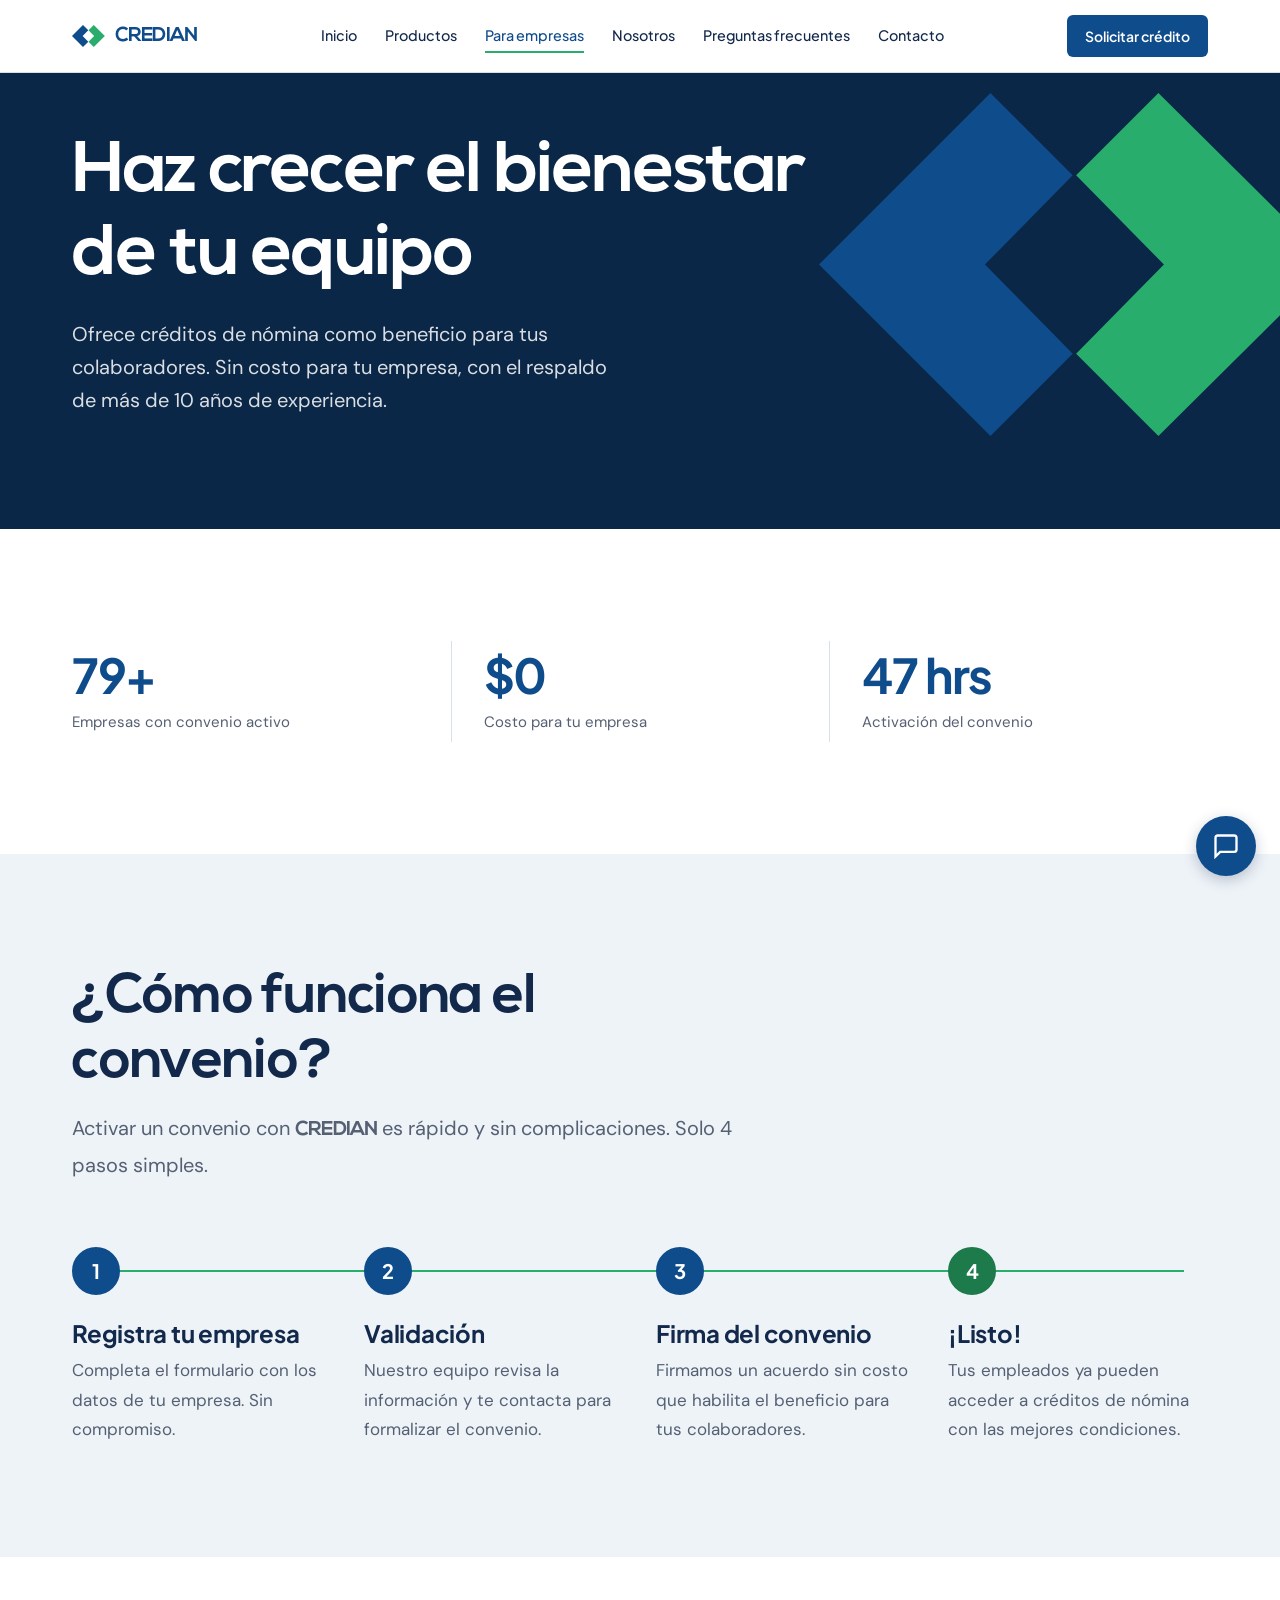
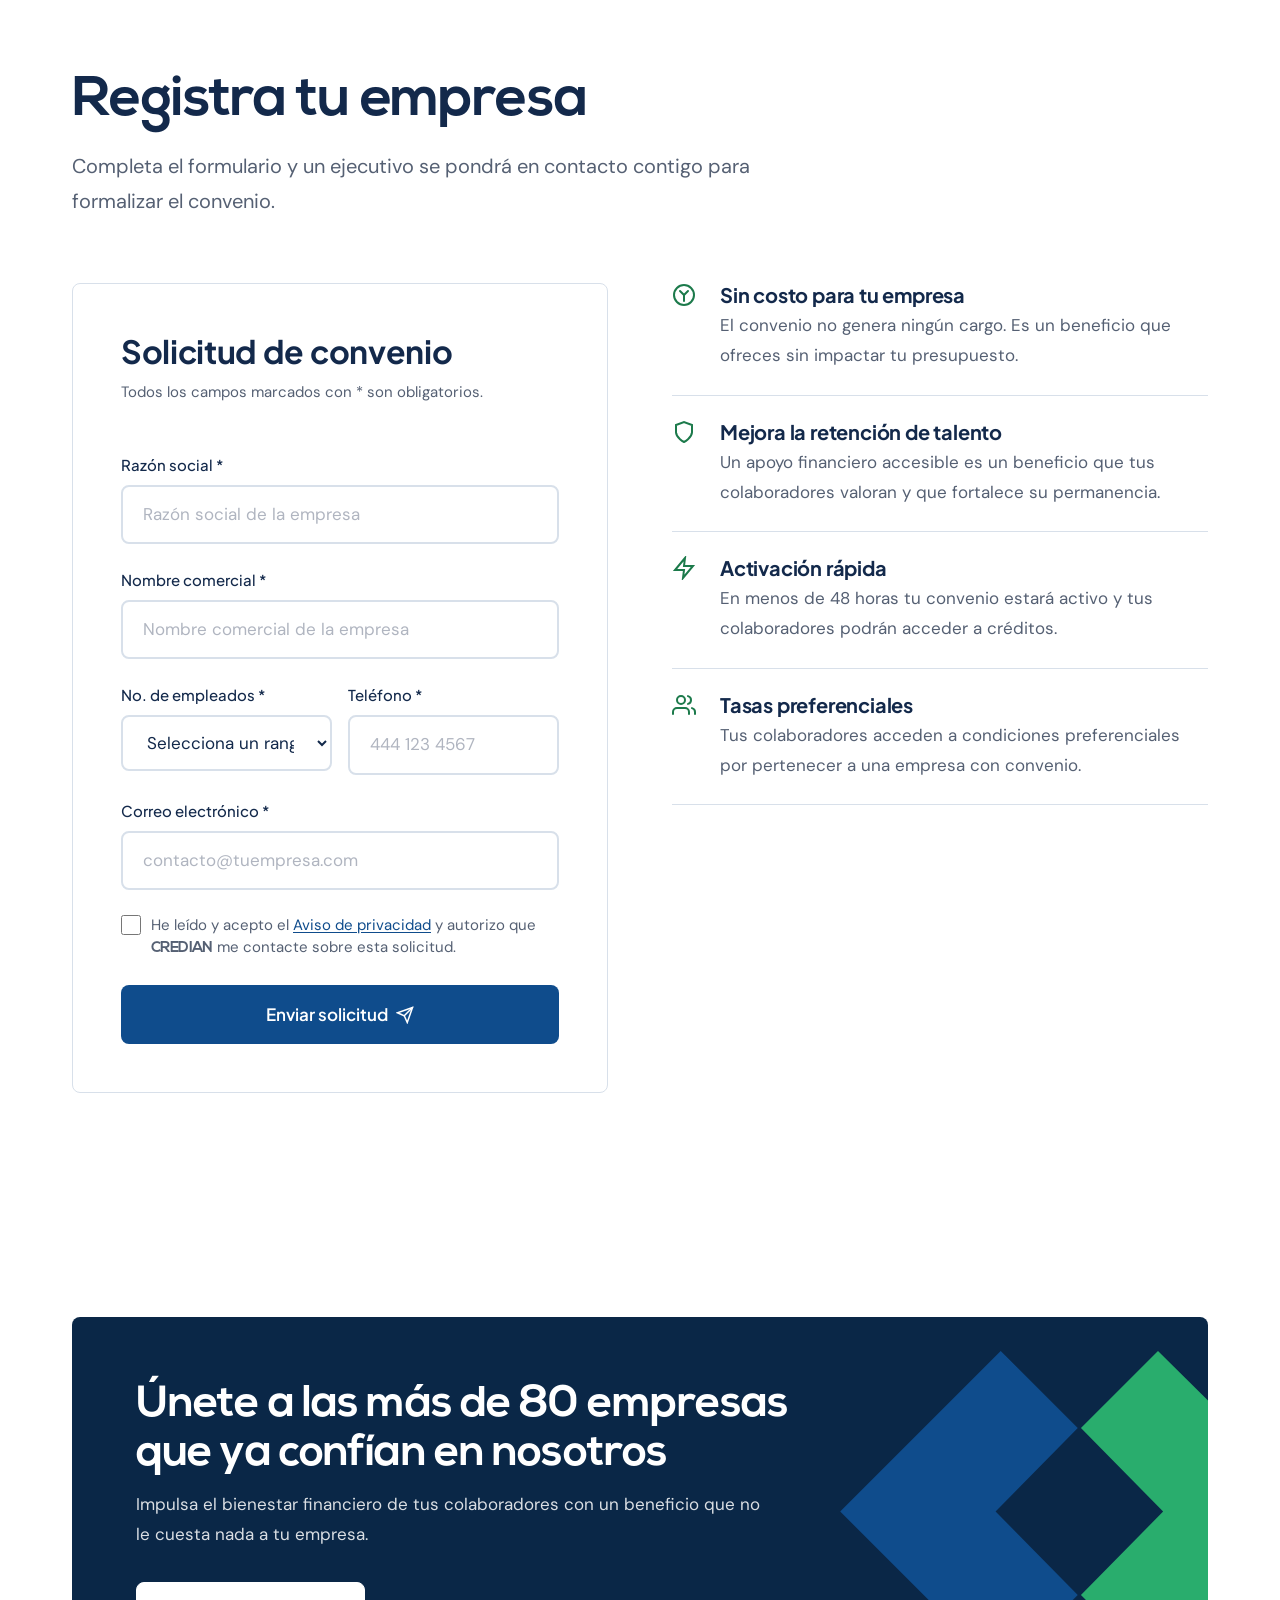
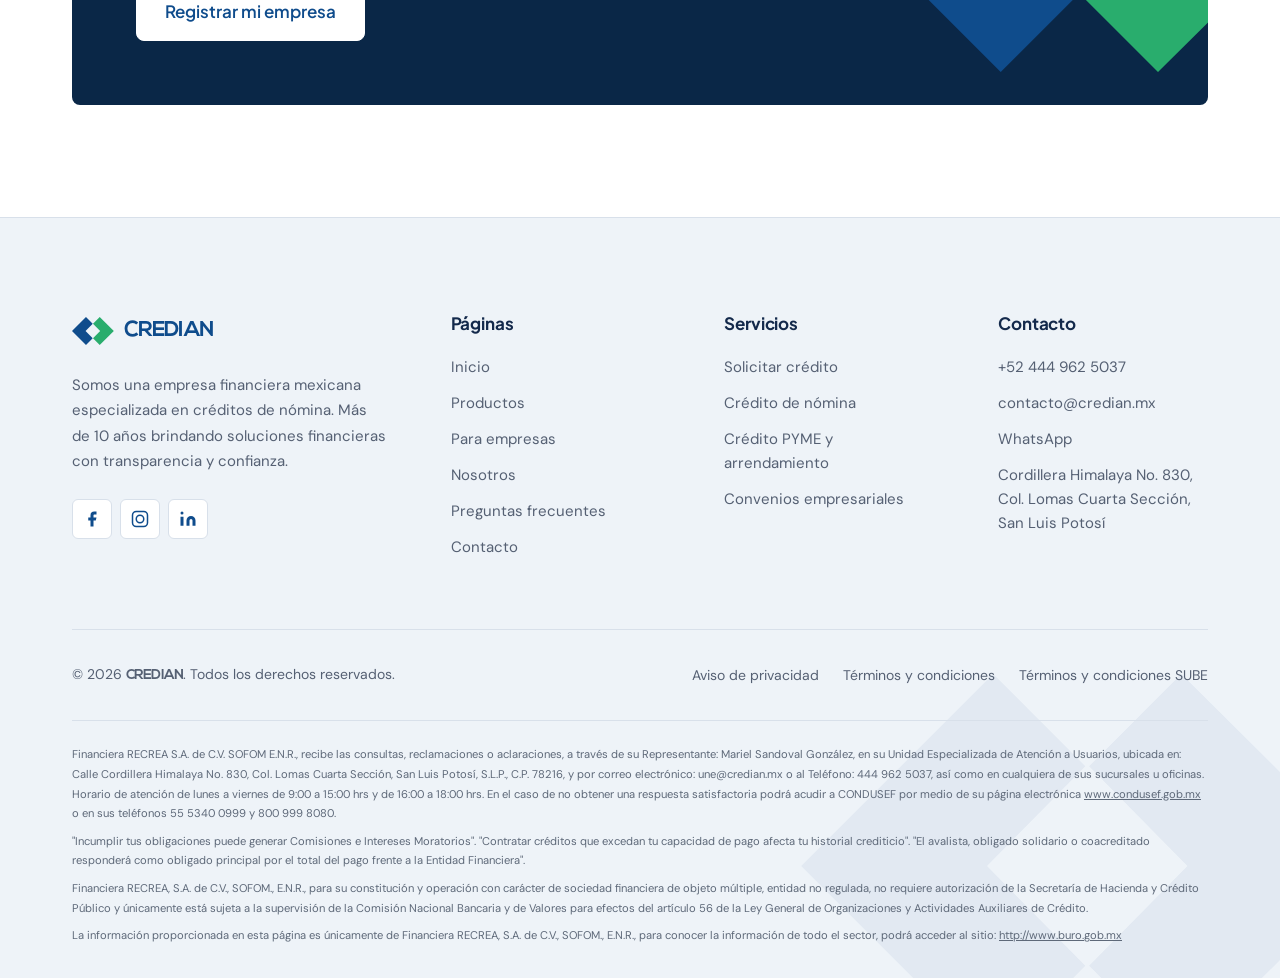
<file: convenios/index.html>
<!DOCTYPE html>
<html lang="es-MX">

<head>
  <meta charset="UTF-8">
  <meta name="viewport" content="width=device-width, initial-scale=1.0">
  <title>CREDIAN | Convenios Empresariales</title>
  <link rel="icon" href="../img/credian.ico" type="image/x-icon">
  <meta name="description"
    content="Únete a las más de 80 empresas que ya ofrecen créditos de nómina CREDIAN como beneficio para sus colaboradores. Sin costo para tu empresa.">
  <!-- Dirección oficial y vista previa al compartir -->
  <link rel="canonical" href="https://www.credian.mx/convenios/">
  <meta property="og:type" content="website">
  <meta property="og:site_name" content="CREDIAN">
  <meta property="og:locale" content="es_MX">
  <meta property="og:url" content="https://www.credian.mx/convenios/">
  <meta property="og:title" content="Convenios empresariales sin costo | CREDIAN">
  <meta property="og:description" content="Únete a las más de 80 empresas que ya ofrecen créditos de nómina CREDIAN como beneficio para sus colaboradores. Sin costo para tu empresa.">
  <meta property="og:image" content="https://www.credian.mx/img/og/convenios.jpg">
  <meta property="og:image:width" content="1200">
  <meta property="og:image:height" content="630">
  <meta property="og:image:alt" content="Convenios empresariales sin costo | CREDIAN">
  <meta name="twitter:card" content="summary_large_image">
  <meta name="twitter:title" content="Convenios empresariales sin costo | CREDIAN">
  <meta name="twitter:description" content="Únete a las más de 80 empresas que ya ofrecen créditos de nómina CREDIAN como beneficio para sus colaboradores. Sin costo para tu empresa.">
  <meta name="twitter:image" content="https://www.credian.mx/img/og/convenios.jpg">
  <link rel="preload" href="../font/nexa-bold.otf" as="font" type="font/otf" crossorigin>
  <link rel="preconnect" href="https://fonts.googleapis.com">
  <link rel="preconnect" href="https://fonts.gstatic.com" crossorigin>
  <link rel="stylesheet"
    href="https://fonts.googleapis.com/css2?family=DM+Sans:ital,opsz,wght@0,9..40,300;0,9..40,400;0,9..40,500;0,9..40,600;0,9..40,700;1,9..40,400&family=Plus+Jakarta+Sans:wght@400;500;600;700;800&display=swap">
  <noscript>
    <style>
      .reveal, .reveal-left, .reveal-right, .reveal-scale, .hero-enter { opacity: 1 !important; transform: none !important; }
    </style>
  </noscript>
  <link rel="stylesheet" href="../css/reset.css?v=1.9">
  <link rel="stylesheet" href="../css/variables.css?v=1.9">
  <link rel="stylesheet" href="../css/animations.css?v=1.9">
  <link rel="stylesheet" href="../css/global.css?v=1.9">
  <!-- Créditos (incluye la tipografía Nexa, requisito de su licencia) -->
  <link rel="author" href="../humans.txt">
  <style>
    /* ---- CONVENIOS-SPECIFIC STYLES ---- */
    .convenios-layout {
      display: grid;
      grid-template-columns: 1fr 1fr;
      gap: var(--space-3xl);
      align-items: start
    }

    .convenios-form-card {
      background: var(--color-white);
      border-radius: var(--radius-xl);
      padding: var(--space-2xl) var(--space-2xl);
      border: 1px solid var(--color-gray-mid)
    }

    .convenios-form-card h3 {
      margin-bottom: var(--space-xs)
    }

    .convenios-form-card>p {
      color: var(--color-gray-text);
      font-size: var(--text-sm);
      margin-bottom: var(--space-2xl)
    }

    .form-row {
      display: grid;
      grid-template-columns: 1fr 1fr;
      gap: var(--space-md)
    }

    .form-input.success {
      border-color: var(--color-green)
    }

    /* ---- Benefits sidebar ---- */
    .convenios-benefits {
      display: flex;
      flex-direction: column;
      gap: var(--space-lg)
    }

    .convenio-benefit {
      display: flex;
      align-items: flex-start;
      gap: var(--space-lg);
      padding: var(--space-xl);
      background: var(--color-white);
      border-radius: var(--radius-lg);
      border: 1px solid var(--color-gray-mid);
      transition: all var(--transition-base)
    }

    .convenio-benefit:hover {
      transform: translateX(6px)
    }

    .convenio-benefit__icon {
      width: 52px;
      height: 52px;
      border-radius: var(--radius-md);
      background: var(--color-gray-light);
      display: flex;
      align-items: center;
      justify-content: center;
      flex-shrink: 0;
      color: var(--color-blue);
      transition: all var(--transition-base)
    }

    .convenio-benefit:hover .convenio-benefit__icon {
      background: var(--gradient-brand);
      color: #fff
    }

    .convenio-benefit__icon svg {
      width: 24px;
      height: 24px
    }

    .convenio-benefit h3 {
      font-size: var(--text-base);
      margin-bottom: 4px
    }

    .convenio-benefit p {
      font-size: var(--text-sm);
      color: var(--color-gray-text)
    }

    /* ---- Stats row ---- */
    .convenios-stats {
      display: grid;
      grid-template-columns: repeat(auto-fit, minmax(200px, 1fr));
      gap: var(--space-2xl);
      text-align: center
    }

    .convenios-stat {
      padding: var(--space-2xl) var(--space-lg);
      background: var(--color-white);
      border-radius: var(--radius-xl);
      border: 1px solid var(--color-gray-mid);
      transition: all var(--transition-base)
    }

    .convenios-stat:hover {
    }

    .convenios-stat__number {
      font-family: 'Plus Jakarta Sans', -apple-system, BlinkMacSystemFont, 'Segoe UI', Roboto, Helvetica, Arial, sans-serif !important;
      font-size: clamp(2rem, 1.5rem + 2vw, 3rem);
      font-weight: var(--fw-extrabold);
      line-height: 1.1;
      margin-bottom: var(--space-xs);
      display: inline-block;
      white-space: nowrap;
      background: var(--gradient-brand);
      -webkit-background-clip: text;
      -webkit-text-fill-color: transparent;
      background-clip: text;
    }

    .convenios-stat__label {
      color: var(--color-gray-text);
      font-size: var(--text-sm)
    }

    /* ---- How it works steps ---- */
    .convenio-steps {
      display: grid;
      grid-template-columns: repeat(auto-fit, minmax(240px, 1fr));
      gap: var(--space-xl);
      counter-reset: convenio-step
    }

    .convenio-step {
      position: relative;
      background: var(--color-white);
      border-radius: var(--radius-xl);
      padding: var(--space-2xl) var(--space-xl);
      border: 1px solid var(--color-gray-mid);
      transition: all var(--transition-base);
      text-align: center;
      counter-increment: convenio-step
    }

    .convenio-step:hover {
    }

    .convenio-step__number {
      width: 56px;
      height: 56px;
      border-radius: var(--radius-full);
      background: var(--gradient-brand);
      display: flex;
      align-items: center;
      justify-content: center;
      margin: 0 auto var(--space-lg);
      font-family: var(--font-display);
      font-weight: var(--fw-extrabold);
      font-size: var(--text-xl);
      color: var(--color-white);
      box-shadow: var(--shadow-glow-blue)
    }

    .convenio-step h3 {
      font-size: var(--text-xl);
      margin-bottom: var(--space-xs)
    }

    .convenio-step p {
      font-size: var(--text-sm);
      color: var(--color-gray-text)
    }

    /* ---- CTA Banner ---- */
    .cta-banner {
      border-radius: var(--radius-lg);
      background: var(--color-navy);
      padding: var(--space-3xl) 14rem var(--space-3xl) var(--space-3xl);
      text-align: left
    }

    @media (max-width: 900px) {
      .cta-banner {
        padding: var(--space-2xl) var(--space-xl) calc(var(--space-2xl) + 4rem)
      }
    }

    .cta-banner h2 {
      color: var(--color-white);
      font-size: var(--text-3xl);
      letter-spacing: -.02em;
      max-width: 22ch;
      margin-bottom: var(--space-sm)
    }

    .cta-banner p {
      color: rgba(255, 255, 255, .85);
      max-width: 52ch;
      margin-bottom: var(--space-xl)
    }

    .cta-banner .btn--secondary {
      border-color: var(--color-white)
    }

    @media(max-width:768px) {
      .convenios-layout {
        grid-template-columns: 1fr
      }

      .form-row {
        grid-template-columns: 1fr
      }
    }

    /* ======== Lenguaje visual CREDIAN ======== */
    /* Cifras: banda abierta, igual que en inicio */
    .convenios-stats {
      grid-template-columns: repeat(3, 1fr);
      gap: 0;
      text-align: left
    }

    .convenios-stat {
      padding: var(--space-xs) var(--space-xl);
      background: none;
      border: 0;
      border-left: 1px solid var(--color-gray-mid);
      border-radius: 0
    }

    .convenios-stat:first-child {
      padding-left: 0;
      border-left: 0
    }

    .convenios-stat__number {
      background: none;
      -webkit-text-fill-color: currentColor;
      color: var(--color-blue);
      font-weight: var(--fw-bold);
      letter-spacing: -.03em
    }

    /* Pasos: línea horizontal que se llena de verde y números que se encienden */
    .convenio-steps {
      position: relative;
      grid-template-columns: repeat(4, 1fr);
      gap: var(--space-xl)
    }

    .convenio-steps::before,
    .convenio-steps::after {
      content: '';
      position: absolute;
      top: 23px;
      left: 24px;
      right: 24px;
      height: 2px;
      background: var(--color-gray-mid)
    }

    .convenio-steps::after {
      background: var(--color-green);
      transform: scaleX(0);
      transform-origin: left;
      transition: transform 1.8s var(--ease-out) .2s
    }

    .convenio-steps.revealed::after {
      transform: scaleX(1)
    }

    .convenio-step {
      position: relative;
      z-index: 1;
      padding: 0;
      background: none;
      border: 0;
      border-radius: 0;
      text-align: left
    }

    .convenio-step:hover {
      border-color: transparent
    }

    .convenio-step__number {
      width: 48px;
      height: 48px;
      margin: 0 0 var(--space-lg);
      background: var(--color-white);
      border: 2px solid var(--color-blue);
      color: var(--color-blue);
      font-weight: var(--fw-bold);
      font-size: var(--text-lg);
      box-shadow: none;
      transition: background-color .6s var(--ease-out) .5s, color .6s var(--ease-out) .5s, border-color .6s var(--ease-out) .5s
    }

    .convenio-step.revealed .convenio-step__number {
      background: var(--color-blue);
      color: var(--color-white)
    }

    .convenio-step:last-child .convenio-step__number {
      border-color: var(--color-green-dark)
    }

    .convenio-step:last-child.revealed .convenio-step__number {
      background: var(--color-green-dark)
    }

    .convenio-step p {
      font-size: var(--text-base)
    }

    /* Formulario: marco sencillo, sin sombra */
    .convenios-form-card {
      border: 1px solid var(--color-gray-mid);
      border-radius: 8px
    }

    /* Beneficios: lista abierta con divisores */
    .convenios-benefits {
      gap: 0
    }

    .convenio-benefit {
      padding: var(--space-lg) 0;
      background: none;
      border: 0;
      border-bottom: 1px solid var(--color-gray-mid);
      border-radius: 0
    }

    .convenio-benefit:first-child {
      padding-top: 0
    }

    .convenio-benefit:hover {
      transform: none
    }

    .convenio-benefit__icon,
    .convenio-benefit:hover .convenio-benefit__icon {
      width: auto;
      height: auto;
      background: none;
      color: var(--color-green-dark)
    }

    .convenio-benefit h3 {
      font-size: var(--text-lg)
    }

    .convenio-benefit p {
      font-size: var(--text-base)
    }

    @media (max-width: 900px) {
      .convenios-stats {
        grid-template-columns: repeat(2, 1fr);
        row-gap: var(--space-xl)
      }

      .convenios-stat:nth-child(3) {
        padding-left: 0;
        border-left: 0
      }

      /* Pasos en vertical, con la línea a la izquierda */
      .convenio-steps {
        grid-template-columns: 1fr;
        gap: var(--space-xl)
      }

      .convenio-steps::before,
      .convenio-steps::after {
        top: 24px;
        bottom: 24px;
        left: 23px;
        right: auto;
        width: 2px;
        height: auto
      }

      .convenio-steps::after {
        transform: scaleY(0);
        transform-origin: top
      }

      .convenio-steps.revealed::after {
        transform: scaleY(1)
      }

      .convenio-step {
        display: grid;
        grid-template-columns: 48px 1fr;
        column-gap: var(--space-lg)
      }

      .convenio-step__number {
        grid-row: span 2;
        margin: 0
      }
    }

    /* Celular: tres cifras en lista, separadas por una línea */
    @media (max-width: 600px) {
      .convenios-stats {
        grid-template-columns: 1fr;
        row-gap: 0
      }

      .convenios-stat,
      .convenios-stat:nth-child(3) {
        padding: var(--space-lg) 0;
        border-left: 0;
        border-top: 1px solid var(--color-gray-mid)
      }

      .convenios-stat:first-child {
        padding-top: 0;
        border-top: 0
      }

      .convenios-stat__number {
        white-space: nowrap
      }
    }
  </style>
</head>

<body class="page-body">
  <div class="page-transition-overlay" aria-hidden="true"></div>

  <!-- NAVBAR -->
  <nav class="navbar" aria-label="Navegación principal">
    <div class="navbar__inner">
      <a href="../" class="navbar__logo" data-internal aria-label="CREDIAN — Inicio">
        <svg class="navbar__img brand-mark" viewBox="0 0 747 500" aria-hidden="true" focusable="false"><polygon class="brand-mark__blue" fill="#0F4C8C" points="0,250 250,0 370,120 242,250 370,380 250,500" /><polygon class="brand-mark__green" fill="#29AD6D" points="375,120 495,0 747,250 495,500 375,380 503,250" /></svg>
        <span class="navbar__logo-text">CREDIAN</span>
      </a>
      <div class="navbar__links">
        <a href="../" class="navbar__link" data-internal>Inicio</a>
        <a href="../productos/" class="navbar__link" data-internal>Productos</a>
        <a href="../convenios/" class="navbar__link active" aria-current="page" data-internal>Para empresas</a>
        <a href="../nosotros/" class="navbar__link" data-internal>Nosotros</a>
        <a href="../dudas/" class="navbar__link" data-internal>Preguntas frecuentes</a>
        <a href="../contacto/" class="navbar__link" data-internal>Contacto</a>
      </div>
      <div class="navbar__actions">
        <a href="https://wa.me/15557277347?text=Hola%2C%20quiero%20solicitar%20un%20cr%C3%A9dito" class="navbar__cta" target="_blank" rel="noopener">Solicitar crédito</a>
      </div>
      <button class="navbar__hamburger" aria-label="Abrir menú" aria-expanded="false" aria-controls="mobile-menu">
        <span></span><span></span><span></span>
      </button>
    </div>
  </nav>
  <div class="mobile-menu" id="mobile-menu" aria-hidden="true">
    <a href="../" class="mobile-menu__link" data-internal>Inicio</a>
    <a href="../productos/" class="mobile-menu__link" data-internal>Productos</a>
    <a href="../convenios/" class="mobile-menu__link" aria-current="page" data-internal>Para empresas</a>
    <a href="../nosotros/" class="mobile-menu__link" data-internal>Nosotros</a>
    <a href="../dudas/" class="mobile-menu__link" data-internal>Preguntas frecuentes</a>
    <a href="../contacto/" class="mobile-menu__link" data-internal>Contacto</a>
    <div class="mobile-menu__divider"></div>
    <a href="https://wa.me/15557277347?text=Hola%2C%20quiero%20solicitar%20un%20cr%C3%A9dito" class="mobile-menu__link" target="_blank" rel="noopener">Solicitar crédito</a>
  </div>

  <!-- HERO -->
  <section class="hero hero--small">
    <div class="hero__bg"></div>
    <div class="hero__content">
      <h1 class="hero__title hero-enter">Haz crecer
        el bienestar <br>de tu equipo</h1>
      <p class="hero__subtitle hero-enter">Ofrece créditos de nómina como beneficio para tus colaboradores. Sin costo
        para tu empresa, con el respaldo de más de 10 años de experiencia.</p>
    </div>
  </section>

  <!-- STATS -->
  <section class="section">
    <div class="container">
      <div class="convenios-stats reveal">
        <div class="convenios-stat">
          <div class="convenios-stat__number"><span data-counter="80" data-suffix="+">0</span></div>
          <div class="convenios-stat__label">Empresas con convenio activo</div>
        </div>
        <div class="convenios-stat">
          <div class="convenios-stat__number"><span data-counter="0" data-prefix="$" data-suffix="">0</span></div>
          <div class="convenios-stat__label">Costo para tu empresa</div>
        </div>
        <div class="convenios-stat">
          <div class="convenios-stat__number"><span data-counter="48" data-suffix=" hrs">0</span></div>
          <div class="convenios-stat__label">Activación del convenio</div>
        </div>
      </div>
    </div>
  </section>

  <!-- HOW IT WORKS -->
  <section class="section section--gray">
    <div class="container">
      <div class="section__header reveal">
        <h2 class="section__title">¿Cómo funciona el convenio?</h2>
        <p class="section__subtitle">Activar un convenio con CREDIAN es rápido y sin complicaciones. Solo 4 pasos
          simples.</p>
      </div>
      <div class="convenio-steps reveal">
        <div class="convenio-step reveal stagger-1">
          <div class="convenio-step__number">1</div>
          <h3>Registra tu empresa</h3>
          <p>Completa el formulario con los datos de tu empresa. Sin compromiso.</p>
        </div>
        <div class="convenio-step reveal stagger-2">
          <div class="convenio-step__number">2</div>
          <h3>Validación</h3>
          <p>Nuestro equipo revisa la información y te contacta para formalizar el convenio.</p>
        </div>
        <div class="convenio-step reveal stagger-3">
          <div class="convenio-step__number">3</div>
          <h3>Firma del convenio</h3>
          <p>Firmamos un acuerdo sin costo que habilita el beneficio para tus colaboradores.</p>
        </div>
        <div class="convenio-step reveal stagger-4">
          <div class="convenio-step__number">4</div>
          <h3>¡Listo!</h3>
          <p>Tus empleados ya pueden acceder a créditos de nómina con las mejores condiciones.</p>
        </div>
      </div>
    </div>
  </section>

  <!-- FORM + BENEFITS -->
  <section class="section" id="formulario">
    <div class="container">
      <div class="section__header reveal">
        <h2 class="section__title">Registra tu empresa</h2>
        <p class="section__subtitle">Completa el formulario y un ejecutivo se pondrá en contacto contigo para
          formalizar el convenio.</p>
      </div>
      <div class="convenios-layout">
        <!-- Form -->
        <div class="convenios-form-card reveal-left">
          <h3>Solicitud de convenio</h3>
          <p>Todos los campos marcados con * son obligatorios.</p>
          <form id="convenios-form" novalidate>
            <!-- Anti-Bot Honeypot Field -->
            <div style="position: absolute; left: -9999px; top: -9999px; opacity: 0; pointer-events: none;"
              aria-hidden="true">
              <input type="text" id="convenios_hp" name="convenios_hp" tabindex="-1" autocomplete="off">
            </div>
            <div class="form-group">
              <label class="form-label" for="razon-social">Razón social *</label>
              <input type="text" id="razon-social" class="form-input" placeholder="Razón social de la empresa" required>
              <span class="form-error">Este campo es obligatorio</span>
            </div>
            <div class="form-group">
              <label class="form-label" for="nombre-comercial">Nombre comercial *</label>
              <input type="text" id="nombre-comercial" class="form-input" placeholder="Nombre comercial de la empresa"
                required>
              <span class="form-error">Este campo es obligatorio</span>
            </div>
            <div class="form-row">
              <div class="form-group">
                <label class="form-label" for="num-empleados">No. de empleados *</label>
                <select id="num-empleados" class="form-input form-select" required>
                  <option value="">Selecciona un rango</option>
                  <option value="5-10">5 – 10 empleados</option>
                  <option value="10-50">10 – 50 empleados</option>
                  <option value="50-100">50 – 100 empleados</option>
                  <option value="100-250">100 – 250 empleados</option>
                  <option value="250-500">250 – 500 empleados</option>
                  <option value="500+">Más de 500 empleados</option>
                </select>
                <span class="form-error">Selecciona una opción</span>
              </div>
              <div class="form-group">
                <label class="form-label" for="telefono-convenio">Teléfono *</label>
                <input type="tel" id="telefono-convenio" class="form-input" placeholder="444 123 4567" autocomplete="tel" inputmode="tel" required>
                <span class="form-error">Ingresa un teléfono válido</span>
              </div>
            </div>
            <div class="form-group">
              <label class="form-label" for="email-convenio">Correo electrónico *</label>
              <input type="email" id="email-convenio" class="form-input" placeholder="contacto@tuempresa.com" required>
              <span class="form-error">Ingresa un email válido</span>
            </div>
            <div class="form-group">
              <label class="form-consent__label" for="privacidad-convenio">
                <input type="checkbox" id="privacidad-convenio" class="form-checkbox" required>
                <span>He leído y acepto el <a href="../docs/aviso_de_privacidad.pdf" target="_blank" rel="noopener">Aviso
                    de privacidad</a> y autorizo que CREDIAN me contacte sobre esta solicitud.</span>
              </label>
              <span class="form-error">Para continuar, acepta el Aviso de privacidad</span>
            </div>
            <button type="submit" class="btn btn--primary btn--large" style="width:100%">
              Enviar solicitud
              <svg width="20" height="20" viewBox="0 0 24 24" fill="none" stroke="currentColor" stroke-width="2"
                stroke-linecap="round">
                <line x1="22" y1="2" x2="11" y2="13" />
                <polygon points="22 2 15 22 11 13 2 9 22 2" />
              </svg>
            </button>
          </form>
        </div>

        <!-- Benefits -->
        <div class="convenios-benefits reveal-right">
          <div class="convenio-benefit">
            <div class="convenio-benefit__icon"><svg viewBox="0 0 24 24" fill="none" stroke="currentColor"
                stroke-width="2" stroke-linecap="round">
                <circle cx="12" cy="12" r="10" />
                <path d="M16 8l-4 4-4-4" />
                <path d="M12 12v6" />
              </svg></div>
            <div>
              <h3>Sin costo para tu empresa</h3>
              <p>El convenio no genera ningún cargo. Es un beneficio que ofreces sin impactar tu presupuesto.</p>
            </div>
          </div>
          <div class="convenio-benefit">
            <div class="convenio-benefit__icon"><svg viewBox="0 0 24 24" fill="none" stroke="currentColor"
                stroke-width="2" stroke-linecap="round">
                <path d="M12 22s8-4 8-10V5l-8-3-8 3v7c0 6 8 10 8 10z" />
              </svg></div>
            <div>
              <h3>Mejora la retención de talento</h3>
              <p>Un apoyo financiero accesible es un beneficio que tus colaboradores valoran y que fortalece su permanencia.</p>
            </div>
          </div>
          <div class="convenio-benefit">
            <div class="convenio-benefit__icon"><svg viewBox="0 0 24 24" fill="none" stroke="currentColor"
                stroke-width="2" stroke-linecap="round">
                <path d="M13 2L3 14h9l-1 8 10-12h-9l1-8z" />
              </svg></div>
            <div>
              <h3>Activación rápida</h3>
              <p>En menos de 48 horas tu convenio estará activo y tus colaboradores podrán acceder a créditos.</p>
            </div>
          </div>
          <div class="convenio-benefit">
            <div class="convenio-benefit__icon"><svg viewBox="0 0 24 24" fill="none" stroke="currentColor"
                stroke-width="2" stroke-linecap="round">
                <path d="M17 21v-2a4 4 0 0 0-4-4H5a4 4 0 0 0-4 4v2" />
                <circle cx="9" cy="7" r="4" />
                <path d="M23 21v-2a4 4 0 0 0-3-3.87" />
                <path d="M16 3.13a4 4 0 0 1 0 7.75" />
              </svg></div>
            <div>
              <h3>Tasas preferenciales</h3>
              <p>Tus colaboradores acceden a condiciones preferenciales por pertenecer a una empresa con convenio.</p>
            </div>
          </div>

        </div>
      </div>
    </div>
  </section>

  <!-- CTA BANNER -->
  <section class="section">
    <div class="container">
      <div class="cta-banner reveal-scale">
        <h2>Únete a las más de 80 empresas que ya confían en nosotros</h2>
        <p>Impulsa el bienestar financiero de tus colaboradores con un beneficio que no le cuesta nada a tu empresa.</p>
        <a href="#formulario" class="btn btn--secondary btn--large">
          Registrar mi empresa
        </a>
      </div>
    </div>
  </section>

  <!-- FOOTER -->
  <footer class="footer">
    <div class="container">
      <div class="footer__grid">
        <div class="footer__brand">
          <div class="footer__logo">
            <svg class="footer__img brand-mark" viewBox="0 0 747 500" aria-hidden="true" focusable="false"><polygon class="brand-mark__blue" fill="#0F4C8C" points="0,250 250,0 370,120 242,250 370,380 250,500" /><polygon class="brand-mark__green" fill="#29AD6D" points="375,120 495,0 747,250 495,500 375,380 503,250" /></svg>
            <span class="footer__logo-text">CREDIAN</span>
          </div>
          <p class="footer__brand-desc">Somos una empresa financiera mexicana especializada en créditos de nómina. Más
            de 10 años brindando soluciones financieras con transparencia y confianza.</p>
          <div class="footer__social">
            <a href="https://www.facebook.com/credian.mx/" class="footer__social-link" target="_blank" rel="noopener"
              aria-label="Facebook de CREDIAN"><svg viewBox="0 0 24 24" fill="currentColor" aria-hidden="true">
                <path d="M18 2h-3a5 5 0 00-5 5v3H7v4h3v8h4v-8h3l1-4h-4V7a1 1 0 011-1h3z" />
              </svg></a>
            <a href="https://www.instagram.com/credianmx/" class="footer__social-link" target="_blank" rel="noopener"
              aria-label="Instagram de CREDIAN"><svg viewBox="0 0 24 24" fill="none" stroke="currentColor"
                stroke-width="2" aria-hidden="true">
                <rect x="2" y="2" width="20" height="20" rx="5" />
                <circle cx="12" cy="12" r="5" />
              </svg></a>
            <a href="https://www.linkedin.com/company/credian/" class="footer__social-link" target="_blank"
              rel="noopener" aria-label="LinkedIn de CREDIAN"><svg viewBox="0 0 24 24" fill="currentColor"
                aria-hidden="true">
                <path
                  d="M16 8a6 6 0 016 6v7h-4v-7a2 2 0 00-4 0v7h-4v-7a6 6 0 016-6zM2 9h4v12H2zM4 6a2 2 0 100-4 2 2 0 000 4z" />
              </svg></a>
          </div>
        </div>
        <div>
          <h2 class="footer__column-title">Páginas</h2>
          <a href="../" class="footer__link" data-internal>Inicio</a>
          <a href="../productos/" class="footer__link" data-internal>Productos</a>
          <a href="../convenios/" class="footer__link" data-internal>Para empresas</a>
          <a href="../nosotros/" class="footer__link" data-internal>Nosotros</a>
          <a href="../dudas/" class="footer__link" data-internal>Preguntas frecuentes</a>
          <a href="../contacto/" class="footer__link" data-internal>Contacto</a>
        </div>
        <div>
          <h2 class="footer__column-title">Servicios</h2>
          <a href="https://cib.logicsystems.com.mx/RECREA/LoginCredian.aspx?EMP=RECREA" class="footer__link" target="_blank" rel="noopener">Solicitar crédito</a>
          <a href="../productos/" class="footer__link" data-internal>Crédito de nómina</a>
          <a href="../productos/" class="footer__link" data-internal>Crédito PYME y arrendamiento</a>
          <a href="../convenios/" class="footer__link" data-internal>Convenios empresariales</a>
        </div>
        <div>
          <h2 class="footer__column-title">Contacto</h2>
          <a href="tel:+524449625037" class="footer__link">+52 444 962 5037</a>
          <a href="mailto:contacto@credian.mx" class="footer__link">contacto@credian.mx</a>
          <a href="https://wa.me/524442868687?text=Hola%2C%20quiero%20informaci%C3%B3n%20sobre%20un%20cr%C3%A9dito" class="footer__link" target="_blank" rel="noopener">WhatsApp</a>
          <a class="footer__link" href="https://maps.app.goo.gl/pszoTMPpHbt7NWdv6" target="_blank" rel="noopener">
            Cordillera Himalaya No. 830, Col. Lomas Cuarta Sección, San Luis Potosí
          </a>
        </div>
      </div>
      <div class="footer__bottom">
        <p class="footer__copy">&copy; <span id="current-year">2026</span> CREDIAN. Todos los derechos reservados.</p>
        <div class="footer__legal"><a href="../docs/aviso_de_privacidad.pdf" target="_blank" rel="noopener">Aviso de
            privacidad</a><a href="../docs/terminos_y_condiciones.pdf" target="_blank" rel="noopener">Términos y
            condiciones</a><a href="../docs/terminos_y_condiciones_SUBE.pdf" target="_blank" rel="noopener">Términos y
            condiciones SUBE</a></div>
      </div>
      <div class="footer__disclaimer">
        <p>Financiera RECREA S.A. de C.V. SOFOM E.N.R., recibe las consultas, reclamaciones o aclaraciones, a través de
          su Representante: Mariel Sandoval González, en su Unidad Especializada de Atención a Usuarios, ubicada en:
          Calle Cordillera Himalaya No. 830, Col. Lomas Cuarta Sección, San Luis Potosí, S.L.P., C.P. 78216, y por
          correo electrónico: une@credian.mx o al Teléfono: 444 962 5037, así como en cualquiera de sus sucursales u
          oficinas. Horario de atención de lunes a viernes de 9:00 a 15:00 hrs y de 16:00 a 18:00 hrs. En el caso de
          no obtener una respuesta satisfactoria podrá acudir a CONDUSEF por medio de su página electrónica
          <a href="https://www.condusef.gob.mx" target="_blank" rel="noopener"
            style="color: inherit; text-decoration: underline;">www.condusef.gob.mx</a> o en sus teléfonos 55 5340 0999
          y 800 999 8080.
        </p>
        <p>"Incumplir tus obligaciones puede generar Comisiones e Intereses Moratorios". "Contratar créditos que excedan
          tu capacidad de pago afecta tu historial crediticio". "El avalista, obligado solidario o coacreditado
          responderá como obligado principal por el total del pago frente a la Entidad Financiera".</p>
        <p>Financiera RECREA, S.A. de C.V., SOFOM., E.N.R., para su constitución y operación con carácter de sociedad
          financiera de objeto múltiple, entidad no regulada, no requiere autorización de la Secretaría de Hacienda y
          Crédito Público y únicamente está sujeta a la supervisión de la Comisión Nacional Bancaria y de Valores para
          efectos del artículo 56 de la Ley General de Organizaciones y Actividades Auxiliares de Crédito.</p>
        <p>La información proporcionada en esta página es únicamente de Financiera RECREA, S.A. de C.V., SOFOM., E.N.R.,
          para conocer la información de todo el sector, podrá acceder al sitio: <a href="http://www.buro.gob.mx"
            target="_blank" rel="noopener"
            style="color: inherit; text-decoration: underline;">http://www.buro.gob.mx</a></p>
      </div>
    </div>
  </footer>
  <script src="../js/nav.js?v=1.9"></script>
  <script src="../js/main.js?v=1.9"></script>
  <script src="../js/animations.js?v=1.9"></script>
  <script src="../js/chatbot.js?v=1.9" defer></script>
  <script>
    /* ---- Convenios Form Handler ---- */
    (function () {
      'use strict';

      const CONVENIOS_API_URL = 'https://credian-backend.vercel.app/api/convenios';
      const conveniosForm = document.getElementById('convenios-form');

      if (!conveniosForm) return;

      const inputs = conveniosForm.querySelectorAll('.form-input, .form-select, .form-checkbox');

      inputs.forEach(input => {
        input.addEventListener('blur', () => validateField(input));
        input.addEventListener('input', () => {
          if (input.classList.contains('error')) {
            validateField(input);
          }
        });
      });

      const conveniosPageLoadTime = Date.now();

      conveniosForm.addEventListener('submit', async (e) => {
        e.preventDefault();
        let valid = true;

        inputs.forEach(input => {
          if (!validateField(input)) valid = false;
        });

        if (valid) {
          const btn = conveniosForm.querySelector('.btn');
          const originalText = btn.innerHTML;

          const razonSocialVal = document.getElementById('razon-social').value;
          const emailVal = document.getElementById('email-convenio').value;
          const hpVal = document.getElementById('convenios_hp')?.value;

          // --- Anti-Bot Checks ---
          const isGibberish = str => str && str.length >= 14 && !str.includes(' ') && /[a-z]/.test(str) && /[A-Z]/.test(str);
          const emailUserPart = (emailVal || '').split('@')[0] || '';
          const isSpamEmail = (emailUserPart.match(/\./g) || []).length > 3;

          if ((hpVal && hpVal.trim().length > 0) || (Date.now() - conveniosPageLoadTime < 2500) || isSpamEmail || isGibberish(razonSocialVal)) {
            btn.innerHTML = `
              <svg width="20" height="20" viewBox="0 0 24 24" fill="none" stroke="currentColor" stroke-width="3" stroke-linecap="round" stroke-linejoin="round">
                <polyline points="20 6 9 17 4 12"></polyline>
              </svg>
              ¡Solicitud enviada!
            `;
            btn.style.background = 'var(--color-green)';
            btn.style.opacity = '1';
            setTimeout(() => {
              btn.innerHTML = originalText;
              btn.style.background = '';
              btn.style.pointerEvents = '';
              btn.style.opacity = '';
              conveniosForm.reset();
              inputs.forEach(i => i.classList.remove('error', 'success'));
            }, 3000);
            return;
          }

          // --- Loading state ---
          btn.innerHTML = `
            <svg width="20" height="20" viewBox="0 0 24 24" fill="none" stroke="currentColor" stroke-width="2" stroke-linecap="round" style="animation:spin 1s linear infinite">
              <circle cx="12" cy="12" r="10" stroke-dasharray="31.4 31.4" />
            </svg>
            Enviando...
          `;
          btn.style.pointerEvents = 'none';
          btn.style.opacity = '0.85';

          try {
            const res = await fetch(CONVENIOS_API_URL, {
              method: 'POST',
              headers: { 'Content-Type': 'application/json' },
              body: JSON.stringify({
                razonSocial: document.getElementById('razon-social').value,
                nombreComercial: document.getElementById('nombre-comercial').value,
                numEmpleados: document.getElementById('num-empleados').value,
                telefono: document.getElementById('telefono-convenio').value,
                email: document.getElementById('email-convenio').value,
              }),
            });

            const data = await res.json();

            if (res.ok && data.success) {
              btn.innerHTML = `
                <svg width="20" height="20" viewBox="0 0 24 24" fill="none" stroke="currentColor" stroke-width="3" stroke-linecap="round" stroke-linejoin="round">
                  <polyline points="20 6 9 17 4 12"></polyline>
                </svg>
                ¡Solicitud enviada!
              `;
              btn.style.background = 'var(--color-green)';
              btn.style.opacity = '1';

              setTimeout(() => {
                btn.innerHTML = originalText;
                btn.style.background = '';
                btn.style.pointerEvents = '';
                btn.style.opacity = '';
                conveniosForm.reset();
                inputs.forEach(i => i.classList.remove('error', 'success'));
              }, 4000);
            } else {
              const errorMsg = data.errors ? data.errors.join('. ') : 'Error al enviar la solicitud.';
              btn.innerHTML = `
                <svg width="20" height="20" viewBox="0 0 24 24" fill="none" stroke="currentColor" stroke-width="2" stroke-linecap="round">
                  <circle cx="12" cy="12" r="10"/>
                  <line x1="15" y1="9" x2="9" y2="15"/>
                  <line x1="9" y1="9" x2="15" y2="15"/>
                </svg>
                ${errorMsg}
              `;
              btn.style.background = '#e74c3c';
              btn.style.opacity = '1';

              setTimeout(() => {
                btn.innerHTML = originalText;
                btn.style.background = '';
                btn.style.pointerEvents = '';
                btn.style.opacity = '';
              }, 4000);
            }
          } catch (err) {
            console.error('Convenios form error:', err);
            btn.innerHTML = `
              <svg width="20" height="20" viewBox="0 0 24 24" fill="none" stroke="currentColor" stroke-width="2" stroke-linecap="round">
                <circle cx="12" cy="12" r="10"/>
                <line x1="12" y1="8" x2="12" y2="12"/>
                <line x1="12" y1="16" x2="12.01" y2="16"/>
              </svg>
              Error de conexión. Intenta de nuevo.
            `;
            btn.style.background = '#e74c3c';
            btn.style.opacity = '1';

            setTimeout(() => {
              btn.innerHTML = originalText;
              btn.style.background = '';
              btn.style.pointerEvents = '';
              btn.style.opacity = '';
            }, 4000);
          }
        }
      });

      function validateField(input) {
        const value = input.value.trim();
        const type = input.type;
        const errorEl = (input.closest('.form-group') || input.parentElement).querySelector('.form-error');
        let valid = true;

        if (type === 'checkbox') {
          if (input.hasAttribute('required') && !input.checked) {
            valid = false;
            if (errorEl) errorEl.textContent = 'Para continuar, acepta el Aviso de privacidad';
          }
        } else if (input.hasAttribute('required') && !value) {
          valid = false;
          if (errorEl) errorEl.textContent = 'Este campo es obligatorio';
        } else if (type === 'email' && value && !/^[^\s@]+@[^\s@]+\.[^\s@]+$/.test(value)) {
          valid = false;
          if (errorEl) errorEl.textContent = 'Ingresa un email válido';
        } else if (type === 'tel' && value && (value.replace(/\D/g, '').length < 10 || !/^[\d\s\-\+\(\)]{10,20}$/.test(value))) {
          valid = false;
          if (errorEl) errorEl.textContent = 'Ingresa un teléfono de 10 dígitos';
        }

        if (valid) {
          input.classList.remove('error');
          input.classList.add('success');
          if (errorEl) errorEl.style.display = 'none';
        } else {
          input.classList.add('error');
          input.classList.remove('success');
          if (errorEl) errorEl.style.display = 'block';
        }

        return valid;
      }
    })();
  </script>
</body>

</html>
</file>
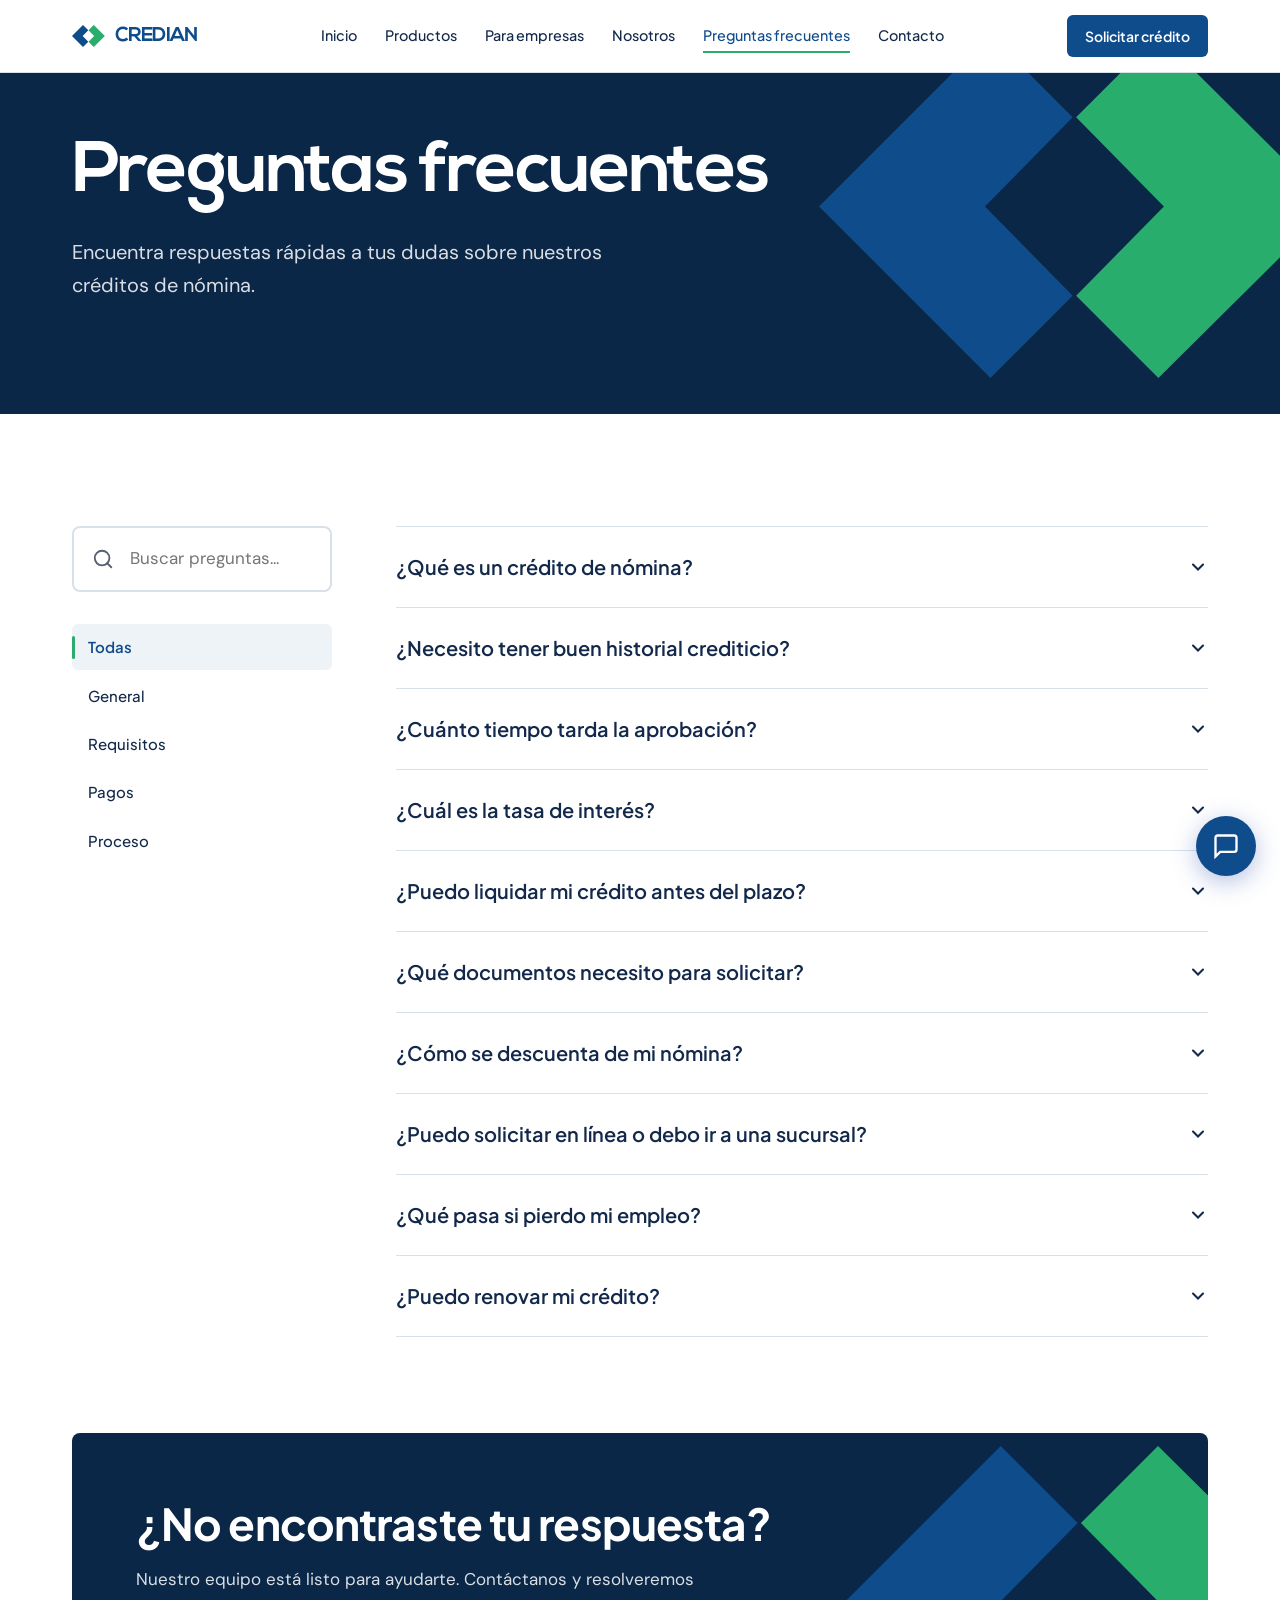
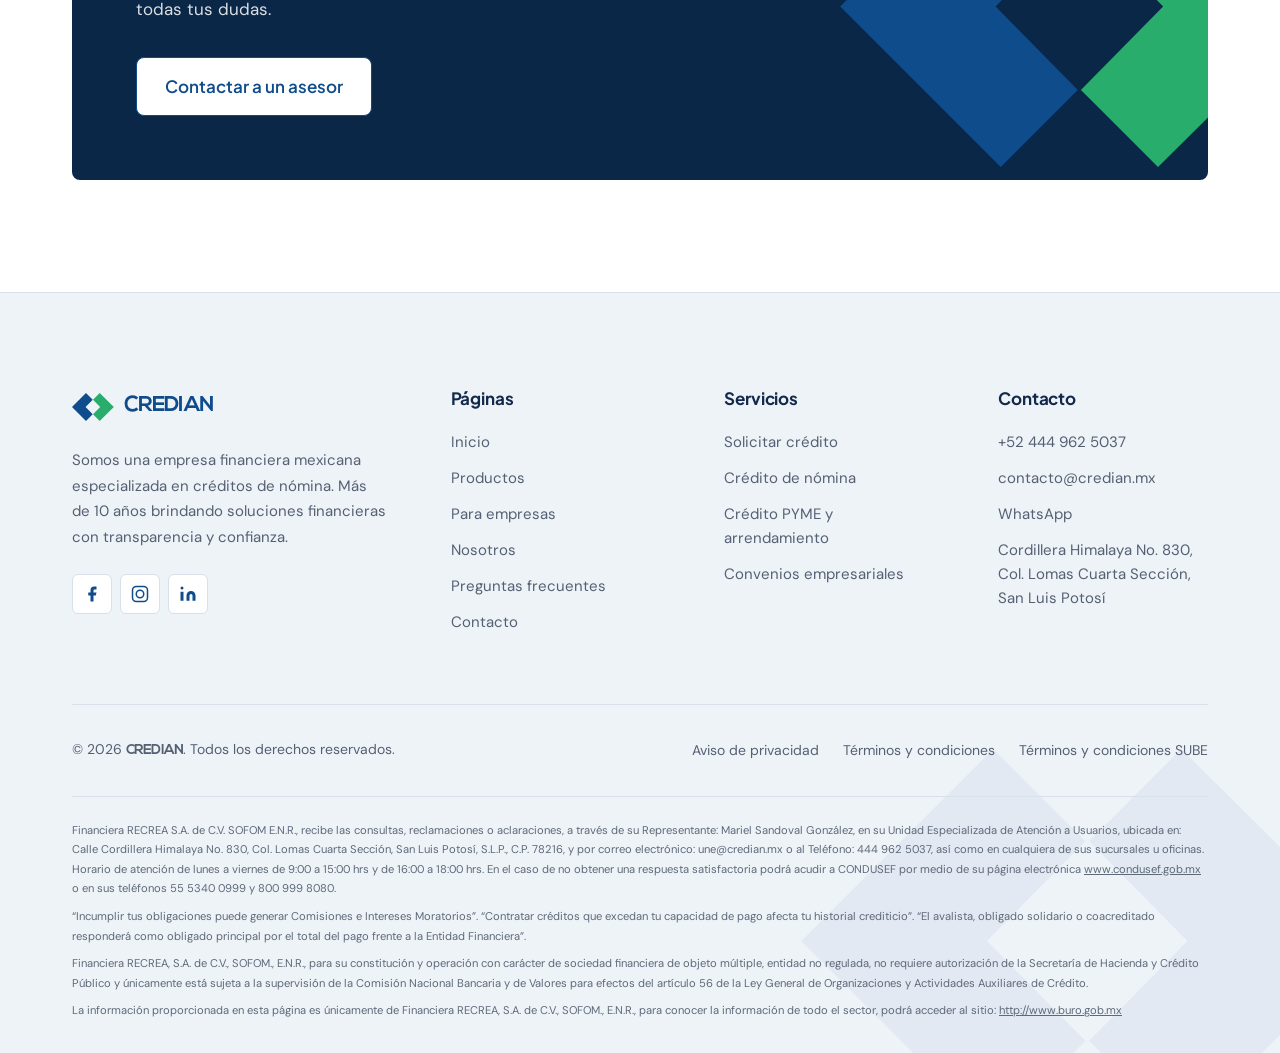
<file: dudas/index.html>
<!DOCTYPE html>
<html lang="es-MX">

<head>
  <meta charset="UTF-8">
  <meta name="viewport" content="width=device-width, initial-scale=1.0">
  <title>CREDIAN | Dudas</title>
  <link rel="icon" href="../img/credian.ico" type="image/x-icon">
  <meta name="description"
    content="Resuelve tus dudas sobre créditos de nómina CREDIAN. Preguntas frecuentes sobre requisitos, tasas, plazos y más.">
  <!-- Dirección oficial y vista previa al compartir -->
  <link rel="canonical" href="https://www.credian.mx/dudas/">
  <meta property="og:type" content="website">
  <meta property="og:site_name" content="CREDIAN">
  <meta property="og:locale" content="es_MX">
  <meta property="og:url" content="https://www.credian.mx/dudas/">
  <meta property="og:title" content="Preguntas frecuentes sobre tu crédito | CREDIAN">
  <meta property="og:description" content="Resuelve tus dudas sobre créditos de nómina CREDIAN. Preguntas frecuentes sobre requisitos, tasas, plazos y más.">
  <meta property="og:image" content="https://www.credian.mx/img/og/dudas.jpg">
  <meta property="og:image:width" content="1200">
  <meta property="og:image:height" content="630">
  <meta property="og:image:alt" content="Preguntas frecuentes sobre tu crédito | CREDIAN">
  <meta name="twitter:card" content="summary_large_image">
  <meta name="twitter:title" content="Preguntas frecuentes sobre tu crédito | CREDIAN">
  <meta name="twitter:description" content="Resuelve tus dudas sobre créditos de nómina CREDIAN. Preguntas frecuentes sobre requisitos, tasas, plazos y más.">
  <meta name="twitter:image" content="https://www.credian.mx/img/og/dudas.jpg">
  <link rel="preload" href="../font/nexa-bold.otf" as="font" type="font/otf" crossorigin>
  <link rel="preconnect" href="https://fonts.googleapis.com">
  <link rel="preconnect" href="https://fonts.gstatic.com" crossorigin>
  <link rel="stylesheet"
    href="https://fonts.googleapis.com/css2?family=DM+Sans:ital,opsz,wght@0,9..40,300;0,9..40,400;0,9..40,500;0,9..40,600;0,9..40,700;1,9..40,400&family=Plus+Jakarta+Sans:wght@400;500;600;700;800&display=swap">
  <noscript>
    <style>
      .reveal, .reveal-left, .reveal-right, .reveal-scale, .hero-enter { opacity: 1 !important; transform: none !important; }
    </style>
  </noscript>
  <link rel="stylesheet" href="../css/reset.css?v=1.9">
  <link rel="stylesheet" href="../css/variables.css?v=1.9">
  <link rel="stylesheet" href="../css/animations.css?v=1.9">
  <link rel="stylesheet" href="../css/global.css?v=1.9">
  <!-- Créditos (incluye la tipografía Nexa, requisito de su licencia) -->
  <link rel="author" href="../humans.txt">
  <style>
    .faq-search-wrapper {
      max-width: 600px;
      margin: 0 auto var(--space-3xl);
      position: relative
    }

    .faq-search-wrapper svg {
      position: absolute;
      left: 1.25rem;
      top: 50%;
      transform: translateY(-50%);
      width: 22px;
      height: 22px;
      color: var(--color-gray-text)
    }

    .faq-search {
      width: 100%;
      padding: 1.1rem 1.25rem 1.1rem 3.5rem;
      border: 2px solid var(--color-gray-mid);
      border-radius: var(--radius-pill);
      font-size: var(--text-base);
      font-family: var(--font-body);
      background: var(--color-white);
      transition: border-color var(--transition-fast), box-shadow var(--transition-fast);
    }

    .faq-search:focus {
      border-color: var(--color-blue);
      box-shadow: 0 0 0 4px rgba(43, 77, 168, .1)
    }

    .faq-categories {
      display: flex;
      gap: .5rem;
      justify-content: center;
      flex-wrap: wrap;
      margin-bottom: var(--space-2xl)
    }

    .faq-cat-btn {
      padding: .6rem 1.25rem;
      border-radius: var(--radius-pill);
      font-family: var(--font-display);
      font-size: var(--text-sm);
      font-weight: var(--fw-medium);
      background: var(--color-white);
      color: var(--color-gray-text);
      border: 1px solid var(--color-gray-mid);
      cursor: pointer;
      transition: all var(--transition-fast)
    }

    .faq-cat-btn:hover,
    .faq-cat-btn.active {
      background: var(--color-blue);
      color: #fff;
      border-color: var(--color-blue)
    }

    .faq-list {
      max-width: 800px;
      margin: 0 auto
    }

    .faq-item {
      background: var(--color-white);
      border-radius: var(--radius-md);
      margin-bottom: var(--space-md);
      border: 1px solid var(--color-gray-mid);
      overflow: hidden;
      transition: box-shadow var(--transition-base)
    }

    .faq-item:hover {
    }

    .faq-item .accordion-trigger {
      display: flex;
      align-items: center;
      justify-content: space-between;
      gap: 1rem;
      width: 100%;
      padding: var(--space-lg) var(--space-xl);
      font-family: var(--font-display);
      font-size: var(--text-base);
      font-weight: var(--fw-semibold);
      color: var(--color-dark);
      cursor: pointer;
      transition: background var(--transition-fast);
      text-align: left
    }

    .faq-item .accordion-trigger:hover {
      background: var(--color-gray-light)
    }

    .faq-item .accordion-content {
      padding: 0 var(--space-xl);
      color: var(--color-gray-text);
      font-size: var(--text-sm);
      line-height: 1.8;
      max-height: 0;
      overflow: hidden;
      transition: max-height .4s cubic-bezier(.4, 0, .2, 1), padding .3s ease
    }

    .faq-item.active .accordion-content {
      padding-bottom: var(--space-lg);
      max-height: 400px
    }

    .accordion-icon svg {
      width: 20px;
      height: 20px;
      transition: transform var(--transition-base);
      flex-shrink: 0
    }

    .faq-item.active .accordion-icon svg {
      transform: rotate(180deg)
    }

    .contact-cta {
      text-align: center;
      padding: var(--space-3xl) var(--space-xl);
      background: var(--gradient-brand);
      border-radius: var(--radius-xl);
      margin-top: var(--space-3xl);
      color: #fff
    }

    .contact-cta h3 {
      color: #fff;
      margin-bottom: var(--space-md)
    }

    .contact-cta p {
      color: rgba(255, 255, 255, .85);
      margin-bottom: var(--space-xl);
      max-width: 500px;
      margin-left: auto;
      margin-right: auto
    }

    /* ======== Lenguaje visual CREDIAN ======== */
    /* Dos columnas: buscador y categorías fijos a la izquierda, preguntas a la derecha */
    .faq-layout {
      display: grid;
      grid-template-columns: 260px 1fr;
      gap: var(--space-3xl);
      align-items: start
    }

    .faq-aside {
      position: sticky;
      top: calc(var(--navbar-height) + var(--space-lg))
    }

    .faq-search-wrapper {
      max-width: none;
      margin: 0 0 var(--space-xl)
    }

    .faq-search {
      border-radius: 8px
    }

    .faq-categories {
      flex-direction: column;
      align-items: stretch;
      justify-content: flex-start;
      gap: 2px;
      margin: 0
    }

    .faq-cat-btn {
      position: relative;
      text-align: left;
      border: 0;
      border-radius: 6px;
      background: none;
      padding: .7rem 1rem;
      color: var(--color-dark);
      transition: background-color var(--transition-fast), color var(--transition-fast)
    }

    .faq-cat-btn::before {
      content: '';
      position: absolute;
      left: 0;
      top: 25%;
      bottom: 25%;
      width: 3px;
      border-radius: 2px;
      background: var(--color-green);
      transform: scaleY(0);
      transition: transform var(--transition-base)
    }

    .faq-cat-btn:hover {
      background: var(--color-gray-light);
      color: var(--color-blue)
    }

    .faq-cat-btn.active {
      background: var(--color-gray-light);
      color: var(--color-blue);
      font-weight: var(--fw-semibold)
    }

    .faq-cat-btn.active::before {
      transform: scaleY(1)
    }

    .faq-list {
      max-width: none;
      margin: 0
    }

    .faq-item {
      background: none;
      border: 0;
      border-bottom: 1px solid var(--color-gray-mid);
      border-radius: 0;
      margin-bottom: 0
    }

    .faq-item:first-child {
      border-top: 1px solid var(--color-gray-mid)
    }

    .faq-item .accordion-trigger {
      padding: var(--space-lg) 0;
      font-size: var(--text-lg)
    }

    .faq-item .accordion-trigger:hover {
      background: none;
      color: var(--color-blue)
    }

    .faq-item .accordion-content {
      padding: 0;
      font-size: var(--text-base);
      max-width: 65ch
    }

    .faq-item.active .accordion-trigger {
      color: var(--color-blue)
    }

    /* Cierre: mismo bloque que en inicio */
    .contact-cta {
      text-align: left;
      background: var(--color-navy);
      border-radius: 8px;
      padding: var(--space-3xl) 14rem var(--space-3xl) var(--space-3xl);
      margin-top: var(--space-4xl)
    }

    .contact-cta h3 {
      font-size: var(--text-3xl);
      letter-spacing: -.02em
    }

    .contact-cta p {
      margin-left: 0;
      max-width: 50ch
    }

    @media (max-width: 900px) {
      .faq-layout {
        grid-template-columns: 1fr;
        gap: var(--space-xl)
      }

      .faq-aside {
        position: static
      }

      /* Categorías en fila deslizable */
      .faq-categories {
        flex-direction: row;
        overflow-x: auto;
        gap: var(--space-xs);
        padding-bottom: 4px;
        scrollbar-width: none
      }

      .faq-cat-btn {
        flex-shrink: 0;
        border: 1px solid var(--color-gray-mid)
      }

      .faq-cat-btn::before {
        display: none
      }

      .faq-cat-btn.active {
        border-color: var(--color-blue)
      }

      .contact-cta {
        padding: var(--space-2xl) var(--space-xl) calc(var(--space-2xl) + 4rem)
      }
    }

    /* ---- CHATBOT WIDGET ---- */
    .chatbot-toggle {
      position: fixed;
      bottom: 1.5rem;
      right: 1.5rem;
      z-index: 2500;
      width: 60px;
      height: 60px;
      border-radius: var(--radius-full);
      background: var(--gradient-brand);
      border: none;
      cursor: pointer;
      display: flex;
      align-items: center;
      justify-content: center;
      box-shadow: 0 6px 24px rgba(43, 77, 168, .35);
      transition: transform var(--transition-base), box-shadow var(--transition-base);
    }

    .chatbot-toggle:hover {
      transform: scale(1.1);
      box-shadow: 0 8px 32px rgba(43, 77, 168, .45);
    }

    .chatbot-toggle svg {
      width: 28px;
      height: 28px;
      color: #fff;
      transition: transform var(--transition-base);
    }

    .chatbot-toggle.active svg.icon-chat {
      display: none;
    }

    .chatbot-toggle:not(.active) svg.icon-close {
      display: none;
    }

    .chatbot-toggle .chatbot-badge {
      position: absolute;
      top: -4px;
      right: -4px;
      width: 20px;
      height: 20px;
      background: #e74c3c;
      border-radius: 50%;
      font-size: 11px;
      font-weight: 700;
      color: #fff;
      display: flex;
      align-items: center;
      justify-content: center;
      animation: badgePulse 2s ease infinite;
    }

    .chatbot-toggle.active .chatbot-badge {
      display: none;
    }

    @keyframes badgePulse {

      0%,
      100% {
        transform: scale(1);
      }

      50% {
        transform: scale(1.15);
      }
    }

    .chatbot-window {
      position: fixed;
      bottom: 6rem;
      right: 1.5rem;
      z-index: 2500;
      width: 380px;
      max-width: calc(100vw - 2rem);
      height: 520px;
      max-height: calc(100vh - 8rem);
      border-radius: var(--radius-xl);
      background: var(--color-white);
      box-shadow: 0 20px 60px rgba(0, 0, 0, .18), 0 0 0 1px rgba(0, 0, 0, .04);
      display: flex;
      flex-direction: column;
      overflow: hidden;
      transform: scale(0.5) translateY(20px);
      opacity: 0;
      pointer-events: none;
      transition: transform .35s cubic-bezier(.175, .885, .32, 1.275), opacity .25s ease;
      transform-origin: bottom right;
    }

    .chatbot-window.open {
      transform: scale(1) translateY(0);
      opacity: 1;
      pointer-events: all;
    }

    .chatbot-header {
      background: var(--gradient-brand);
      padding: 1.25rem 1.5rem;
      display: flex;
      align-items: center;
      gap: .75rem;
      flex-shrink: 0;
    }

    .chatbot-avatar {
      width: 40px;
      height: 40px;
      border-radius: var(--radius-full);
      background: rgba(255, 255, 255, .2);
      display: flex;
      align-items: center;
      justify-content: center;
      flex-shrink: 0;
    }

    .chatbot-avatar svg {
      width: 22px;
      height: 22px;
      color: #fff;
    }

    .chatbot-header-info h4 {
      color: #fff;
      font-size: var(--text-sm);
      font-weight: var(--fw-semibold);
      margin: 0;
    }

    .chatbot-header-info p {
      color: rgba(255, 255, 255, .75);
      font-size: 12px;
      margin: 0;
    }

    .chatbot-messages {
      flex: 1;
      overflow-y: auto;
      padding: 1.25rem;
      display: flex;
      flex-direction: column;
      gap: .75rem;
      scroll-behavior: smooth;
    }

    .chatbot-messages::-webkit-scrollbar {
      width: 4px;
    }

    .chatbot-messages::-webkit-scrollbar-thumb {
      background: var(--color-gray-mid);
      border-radius: 4px;
    }

    .chat-msg {
      max-width: 85%;
      padding: .85rem 1.1rem;
      font-size: 13.5px;
      line-height: 1.6;
      animation: msgSlideIn .3s ease;
      word-wrap: break-word;
    }

    @keyframes msgSlideIn {
      from {
        opacity: 0;
        transform: translateY(8px);
      }

      to {
        opacity: 1;
        transform: translateY(0);
      }
    }

    .chat-msg--bot {
      align-self: flex-start;
      background: var(--color-gray-light);
      border-radius: 4px 16px 16px 16px;
      color: var(--color-dark);
    }

    .chat-msg--user {
      align-self: flex-end;
      background: var(--color-blue);
      border-radius: 16px 4px 16px 16px;
      color: #fff;
    }

    .chat-chips {
      display: flex;
      flex-wrap: wrap;
      gap: .4rem;
      animation: msgSlideIn .3s ease;
    }

    .chat-chip {
      padding: .45rem .85rem;
      font-size: 12.5px;
      border-radius: var(--radius-pill);
      border: 1px solid var(--color-blue);
      color: var(--color-blue);
      background: rgba(43, 77, 168, .04);
      cursor: pointer;
      font-family: var(--font-body);
      transition: all var(--transition-fast);
      line-height: 1.3;
    }

    .chat-chip:hover {
      background: var(--color-blue);
      color: #fff;
    }

    .chat-typing {
      display: flex;
      gap: 4px;
      align-self: flex-start;
      padding: .85rem 1.1rem;
      background: var(--color-gray-light);
      border-radius: 4px 16px 16px 16px;
    }

    .chat-typing span {
      width: 7px;
      height: 7px;
      border-radius: 50%;
      background: var(--color-gray-text);
      animation: typingDot 1.4s ease infinite;
    }

    .chat-typing span:nth-child(2) {
      animation-delay: .2s;
    }

    .chat-typing span:nth-child(3) {
      animation-delay: .4s;
    }

    @keyframes typingDot {

      0%,
      60%,
      100% {
        transform: translateY(0);
        opacity: .4;
      }

      30% {
        transform: translateY(-6px);
        opacity: 1;
      }
    }

    .chatbot-input-area {
      padding: .75rem 1rem;
      border-top: 1px solid var(--color-gray-mid);
      display: flex;
      gap: .5rem;
      flex-shrink: 0;
      background: #fff;
    }

    .chatbot-input {
      flex: 1;
      padding: .7rem 1rem;
      border: 1px solid var(--color-gray-mid);
      border-radius: var(--radius-pill);
      font-size: 13.5px;
      font-family: var(--font-body);
      outline: none;
      transition: border-color var(--transition-fast);
    }

    .chatbot-input:focus {
      border-color: var(--color-blue);
    }

    .chatbot-send {
      width: 38px;
      height: 38px;
      border-radius: var(--radius-full);
      border: none;
      background: var(--gradient-brand);
      color: #fff;
      cursor: pointer;
      display: flex;
      align-items: center;
      justify-content: center;
      flex-shrink: 0;
      transition: transform var(--transition-fast);
    }

    .chatbot-send:hover {
      transform: scale(1.1);
    }

    .chatbot-send svg {
      width: 18px;
      height: 18px;
    }

    @media(max-width:480px) {
      .chatbot-window {
        width: calc(100vw - 1rem);
        right: .5rem;
        bottom: 5rem;
        height: 60vh;
      }

      .chatbot-toggle {
        bottom: 1rem;
        right: 1rem;
        width: 54px;
        height: 54px;
      }
    }
  </style>
</head>

<body class="page-body">
  <div class="page-transition-overlay" aria-hidden="true"></div>

  <nav class="navbar" aria-label="Navegación principal">
    <div class="navbar__inner">
      <a href="../" class="navbar__logo" data-internal aria-label="CREDIAN — Inicio">
        <svg class="navbar__img brand-mark" viewBox="0 0 747 500" aria-hidden="true" focusable="false"><polygon class="brand-mark__blue" fill="#0F4C8C" points="0,250 250,0 370,120 242,250 370,380 250,500" /><polygon class="brand-mark__green" fill="#29AD6D" points="375,120 495,0 747,250 495,500 375,380 503,250" /></svg>
        <span class="navbar__logo-text">CREDIAN</span>
      </a>
      <div class="navbar__links">
        <a href="../" class="navbar__link" data-internal>Inicio</a>
        <a href="../productos/" class="navbar__link" data-internal>Productos</a>
        <a href="../convenios/" class="navbar__link" data-internal>Para empresas</a>
        <a href="../nosotros/" class="navbar__link" data-internal>Nosotros</a>
        <a href="../dudas/" class="navbar__link active" aria-current="page" data-internal>Preguntas frecuentes</a>
        <a href="../contacto/" class="navbar__link" data-internal>Contacto</a>
      </div>
      <div class="navbar__actions">
        <a href="https://wa.me/15557277347?text=Hola%2C%20quiero%20solicitar%20un%20cr%C3%A9dito" class="navbar__cta" target="_blank" rel="noopener">Solicitar crédito</a>
      </div>
      <button class="navbar__hamburger" aria-label="Abrir menú" aria-expanded="false" aria-controls="mobile-menu">
        <span></span><span></span><span></span>
      </button>
    </div>
  </nav>
  <div class="mobile-menu" id="mobile-menu" aria-hidden="true">
    <a href="../" class="mobile-menu__link" data-internal>Inicio</a>
    <a href="../productos/" class="mobile-menu__link" data-internal>Productos</a>
    <a href="../convenios/" class="mobile-menu__link" data-internal>Para empresas</a>
    <a href="../nosotros/" class="mobile-menu__link" data-internal>Nosotros</a>
    <a href="../dudas/" class="mobile-menu__link" aria-current="page" data-internal>Preguntas frecuentes</a>
    <a href="../contacto/" class="mobile-menu__link" data-internal>Contacto</a>
    <div class="mobile-menu__divider"></div>
    <a href="https://wa.me/15557277347?text=Hola%2C%20quiero%20solicitar%20un%20cr%C3%A9dito" class="mobile-menu__link" target="_blank" rel="noopener">Solicitar crédito</a>
  </div>

  <!-- HERO -->
  <section class="hero hero--small">
    <div class="hero__bg"></div>
    <div class="hero__content">
      <h1 class="hero__title hero-enter">Preguntas frecuentes
      </h1>
      <p class="hero__subtitle hero-enter">Encuentra respuestas rápidas a tus dudas sobre nuestros créditos de nómina.
      </p>
    </div>
  </section>

  <!-- FAQ -->
  <section class="section">
    <div class="container">
      <div class="faq-layout">
        <aside class="faq-aside">
      <!-- Search -->
      <div class="faq-search-wrapper reveal">
        <svg viewBox="0 0 24 24" fill="none" stroke="currentColor" stroke-width="2" stroke-linecap="round">
          <circle cx="11" cy="11" r="8" />
          <line x1="21" y1="21" x2="16.65" y2="16.65" />
        </svg>
        <input type="text" id="faq-search" class="faq-search" placeholder="Buscar preguntas..."
          aria-label="Buscar preguntas frecuentes">
      </div>

      <!-- Categories -->
      <div class="faq-categories reveal">
        <button class="faq-cat-btn active" data-faq-category="all">Todas</button>
        <button class="faq-cat-btn" data-faq-category="general">General</button>
        <button class="faq-cat-btn" data-faq-category="requisitos">Requisitos</button>
        <button class="faq-cat-btn" data-faq-category="pagos">Pagos</button>
        <button class="faq-cat-btn" data-faq-category="proceso">Proceso</button>
      </div>

        </aside>
        <div class="faq-main">
      <!-- FAQ List -->
      <div class="faq-list">
        <div class="faq-item accordion-item reveal" data-category="general">
          <button class="accordion-trigger" aria-expanded="false"><span>¿Qué es un crédito de nómina?</span><span
              class="accordion-icon"><svg viewBox="0 0 24 24" fill="none" stroke="currentColor" stroke-width="2.5"
                stroke-linecap="round">
                <polyline points="6 9 12 15 18 9" />
              </svg></span></button>
          <div class="accordion-content">
            <p>Un crédito de nómina es un préstamo personal que se descuenta directamente de tu salario quincenal o
              mensual. Es exclusivo para colaboradores de empresas con convenio con CREDIAN. Al estar respaldado por tu nómina, ofrece tasas de interés más bajas que otros tipos de crédito
              personal, ya que el riesgo para la institución financiera es menor.</p>
          </div>
        </div>

        <div class="faq-item accordion-item reveal" data-category="requisitos">
          <button class="accordion-trigger" aria-expanded="false"><span>¿Necesito tener buen historial
              crediticio?</span><span class="accordion-icon"><svg viewBox="0 0 24 24" fill="none" stroke="currentColor"
                stroke-width="2.5" stroke-linecap="round">
                <polyline points="6 9 12 15 18 9" />
              </svg></span></button>
          <div class="accordion-content">
            <p>Consultamos el buró de crédito como parte de nuestro análisis, pero no es el único factor determinante.
              Evaluamos tu capacidad de pago basándonos en tu ingreso neto, antigüedad laboral y estabilidad en el
              empleo. Incluso personas con historial crediticio limitado pueden ser aprobadas.</p>
          </div>
        </div>

        <div class="faq-item accordion-item reveal" data-category="proceso">
          <button class="accordion-trigger" aria-expanded="false"><span>¿Cuánto tiempo tarda la aprobación?</span><span
              class="accordion-icon"><svg viewBox="0 0 24 24" fill="none" stroke="currentColor" stroke-width="2.5"
                stroke-linecap="round">
                <polyline points="6 9 12 15 18 9" />
              </svg></span></button>
          <div class="accordion-content">
            <p>El proceso de evaluación y respuesta se realiza en un plazo de 48 horas. Una vez aprobado tu crédito, la
              dispersión del dinero se realiza directamente a tu cuenta bancaria.</p>
          </div>
        </div>

        <div class="faq-item accordion-item reveal" data-category="general">
          <button class="accordion-trigger" aria-expanded="false"><span>¿Cuál es la tasa de interés?</span><span
              class="accordion-icon"><svg viewBox="0 0 24 24" fill="none" stroke="currentColor" stroke-width="2.5"
                stroke-linecap="round">
                <polyline points="6 9 12 15 18 9" />
              </svg></span></button>
          <div class="accordion-content">
            <p>Tu crédito tiene tasa fija anual durante todo el plazo. La tasa depende del monto, el plazo y tu
              perfil crediticio. Antes de que firmes, un asesor te entrega por escrito tu tasa, CAT y comisiones
              para que sepas exactamente cuánto vas a pagar.</p>
          </div>
        </div>

        <div class="faq-item accordion-item reveal" data-category="pagos">
          <button class="accordion-trigger" aria-expanded="false"><span>¿Puedo liquidar mi crédito antes del
              plazo?</span><span class="accordion-icon"><svg viewBox="0 0 24 24" fill="none" stroke="currentColor"
                stroke-width="2.5" stroke-linecap="round">
                <polyline points="6 9 12 15 18 9" />
              </svg></span></button>
          <div class="accordion-content">
            <p>Sí, puedes realizar pagos anticipados o liquidar tu crédito en cualquier momento sin penalización alguna.
              Al hacerlo, solo pagarás los intereses generados hasta la fecha de liquidación, lo que te genera un ahorro
              significativo.</p>
          </div>
        </div>

        <div class="faq-item accordion-item reveal" data-category="requisitos">
          <button class="accordion-trigger" aria-expanded="false"><span>¿Qué documentos necesito para
              solicitar?</span><span class="accordion-icon"><svg viewBox="0 0 24 24" fill="none" stroke="currentColor"
                stroke-width="2.5" stroke-linecap="round">
                <polyline points="6 9 12 15 18 9" />
              </svg></span></button>
          <div class="accordion-content">
            <p>Necesitas: identificación oficial vigente (INE o pasaporte), comprobante de domicilio no mayor a 3 meses,
              últimos 3 recibos de nómina y estados de cuenta bancarios de los últimos 3 meses. Todo puede enviarse en
              formato digital.</p>
          </div>
        </div>

        <div class="faq-item accordion-item reveal" data-category="pagos">
          <button class="accordion-trigger" aria-expanded="false"><span>¿Cómo se descuenta de mi nómina?</span><span
              class="accordion-icon"><svg viewBox="0 0 24 24" fill="none" stroke="currentColor" stroke-width="2.5"
                stroke-linecap="round">
                <polyline points="6 9 12 15 18 9" />
              </svg></span></button>
          <div class="accordion-content">
            <p>El pago se descuenta automáticamente de tu nómina a través de un convenio con tu empresa empleadora. El
              monto de la cuota nunca excederá el 30% de tu salario neto, garantizando que mantengas una capacidad
              financiera saludable.</p>
          </div>
        </div>

        <div class="faq-item accordion-item reveal" data-category="proceso">
          <button class="accordion-trigger" aria-expanded="false"><span>¿Puedo solicitar en línea o debo ir a una
              sucursal?</span><span class="accordion-icon"><svg viewBox="0 0 24 24" fill="none" stroke="currentColor"
                stroke-width="2.5" stroke-linecap="round">
                <polyline points="6 9 12 15 18 9" />
              </svg></span></button>
          <div class="accordion-content">
            <p>Todo el proceso es 100% en línea. Desde la solicitud, envío de documentos, hasta la firma del contrato
              (firma digital). No necesitas visitar ninguna sucursal. Tu asesor te acompañará por teléfono, WhatsApp o
              videollamada.</p>
          </div>
        </div>

        <div class="faq-item accordion-item reveal" data-category="general">
          <button class="accordion-trigger" aria-expanded="false"><span>¿Qué pasa si pierdo mi empleo?</span><span
              class="accordion-icon"><svg viewBox="0 0 24 24" fill="none" stroke="currentColor" stroke-width="2.5"
                stroke-linecap="round">
                <polyline points="6 9 12 15 18 9" />
              </svg></span></button>
          <div class="accordion-content">
            <p>En caso de pérdida involuntaria de empleo, nos ponemos en contacto contigo para ofrecerte alternativas de
              reestructuración de tu crédito y adaptar la forma de pago mientras consigues un nuevo empleo.</p>
          </div>
        </div>

        <div class="faq-item accordion-item reveal" data-category="proceso">
          <button class="accordion-trigger" aria-expanded="false"><span>¿Puedo renovar mi crédito?</span><span
              class="accordion-icon"><svg viewBox="0 0 24 24" fill="none" stroke="currentColor" stroke-width="2.5"
                stroke-linecap="round">
                <polyline points="6 9 12 15 18 9" />
              </svg></span></button>
          <div class="accordion-content">
            <p>Sí, una vez que hayas pagado al menos el 50% de tu crédito actual, puedes solicitar una renovación. En
              muchos casos, los clientes recurrentes obtienen mejores tasas de interés y condiciones preferenciales por
              su buen historial de pago.</p>
          </div>
        </div>
      </div>

        </div>
      </div>

      <!-- Contact CTA -->
      <div class="contact-cta cta-banner reveal-scale">
        <h3>¿No encontraste tu respuesta?</h3>
        <p>Nuestro equipo está listo para ayudarte. Contáctanos y resolveremos todas tus dudas.</p>
        <a href="../contacto/" class="btn btn--secondary btn--large" data-internal>Contactar a un
          asesor</a>
      </div>
    </div>
  </section>

  <!-- CHATBOT WIDGET -->
  <button class="chatbot-toggle" id="chatbot-toggle" aria-label="Abrir asistente virtual">
    <svg class="icon-chat" viewBox="0 0 24 24" fill="none" stroke="currentColor" stroke-width="2"
      stroke-linecap="round">
      <path d="M21 15a2 2 0 0 1-2 2H7l-4 4V5a2 2 0 0 1 2-2h14a2 2 0 0 1 2 2z" />
    </svg>
    <svg class="icon-close" viewBox="0 0 24 24" fill="none" stroke="currentColor" stroke-width="2"
      stroke-linecap="round">
      <line x1="18" y1="6" x2="6" y2="18" />
      <line x1="6" y1="6" x2="18" y2="18" />
    </svg>
  </button>
  <div class="chatbot-window" id="chatbot-window">
    <div class="chatbot-header">
      <div class="chatbot-avatar">
        <svg viewBox="0 0 24 24" fill="none" stroke="currentColor" stroke-width="2" stroke-linecap="round">
          <path d="M21 15a2 2 0 0 1-2 2H7l-4 4V5a2 2 0 0 1 2-2h14a2 2 0 0 1 2 2z" />
        </svg>
      </div>
      <div class="chatbot-header-info">
        <h4>Asistente CREDIAN</h4>
        <p>Respuestas al instante</p>
      </div>
    </div>
    <div class="chatbot-messages" id="chatbot-messages"></div>
    <div class="chatbot-input-area">
      <input type="text" class="chatbot-input" id="chatbot-input" placeholder="Escribe tu pregunta..."
        aria-label="Escribe tu pregunta">
      <button class="chatbot-send" id="chatbot-send" aria-label="Enviar">
        <svg viewBox="0 0 24 24" fill="none" stroke="currentColor" stroke-width="2" stroke-linecap="round">
          <line x1="22" y1="2" x2="11" y2="13" />
          <polygon points="22 2 15 22 11 13 2 9 22 2" />
        </svg>
      </button>
    </div>
  </div>

  <!-- FOOTER -->
  <footer class="footer">
    <div class="container">
      <div class="footer__grid">
        <div class="footer__brand">
          <div class="footer__logo">
            <svg class="footer__img brand-mark" viewBox="0 0 747 500" aria-hidden="true" focusable="false"><polygon class="brand-mark__blue" fill="#0F4C8C" points="0,250 250,0 370,120 242,250 370,380 250,500" /><polygon class="brand-mark__green" fill="#29AD6D" points="375,120 495,0 747,250 495,500 375,380 503,250" /></svg>
            <span class="footer__logo-text">CREDIAN</span>
          </div>
          <p class="footer__brand-desc">Somos una empresa financiera mexicana especializada en créditos de nómina. Más
            de 10 años brindando soluciones financieras con transparencia y confianza.</p>
          <div class="footer__social">
            <a href="https://www.facebook.com/credian.mx/" class="footer__social-link" target="_blank" rel="noopener"
              aria-label="Facebook de CREDIAN"><svg viewBox="0 0 24 24" fill="currentColor" aria-hidden="true">
                <path d="M18 2h-3a5 5 0 00-5 5v3H7v4h3v8h4v-8h3l1-4h-4V7a1 1 0 011-1h3z" />
              </svg></a>
            <a href="https://www.instagram.com/credianmx/" class="footer__social-link" target="_blank" rel="noopener"
              aria-label="Instagram de CREDIAN"><svg viewBox="0 0 24 24" fill="none" stroke="currentColor"
                stroke-width="2" aria-hidden="true">
                <rect x="2" y="2" width="20" height="20" rx="5" />
                <circle cx="12" cy="12" r="5" />
              </svg></a>
            <a href="https://www.linkedin.com/company/credian/" class="footer__social-link" target="_blank"
              rel="noopener" aria-label="LinkedIn de CREDIAN"><svg viewBox="0 0 24 24" fill="currentColor"
                aria-hidden="true">
                <path
                  d="M16 8a6 6 0 016 6v7h-4v-7a2 2 0 00-4 0v7h-4v-7a6 6 0 016-6zM2 9h4v12H2zM4 6a2 2 0 100-4 2 2 0 000 4z" />
              </svg></a>
          </div>
        </div>
        <div>
          <h2 class="footer__column-title">Páginas</h2>
          <a href="../" class="footer__link" data-internal>Inicio</a>
          <a href="../productos/" class="footer__link" data-internal>Productos</a>
          <a href="../convenios/" class="footer__link" data-internal>Para empresas</a>
          <a href="../nosotros/" class="footer__link" data-internal>Nosotros</a>
          <a href="../dudas/" class="footer__link" data-internal>Preguntas frecuentes</a>
          <a href="../contacto/" class="footer__link" data-internal>Contacto</a>
        </div>
        <div>
          <h2 class="footer__column-title">Servicios</h2>
          <a href="https://cib.logicsystems.com.mx/RECREA/LoginCredian.aspx?EMP=RECREA" class="footer__link" target="_blank" rel="noopener">Solicitar crédito</a>
          <a href="../productos/" class="footer__link" data-internal>Crédito de nómina</a>
          <a href="../productos/" class="footer__link" data-internal>Crédito PYME y arrendamiento</a>
          <a href="../convenios/" class="footer__link" data-internal>Convenios empresariales</a>
        </div>
        <div>
          <h2 class="footer__column-title">Contacto</h2>
          <a href="tel:+524449625037" class="footer__link">+52 444 962 5037</a>
          <a href="mailto:contacto@credian.mx" class="footer__link">contacto@credian.mx</a>
          <a href="https://wa.me/524442868687?text=Hola%2C%20quiero%20informaci%C3%B3n%20sobre%20un%20cr%C3%A9dito" class="footer__link" target="_blank" rel="noopener">WhatsApp</a>
          <a class="footer__link" href="https://maps.app.goo.gl/pszoTMPpHbt7NWdv6" target="_blank" rel="noopener">
            Cordillera Himalaya No. 830, Col. Lomas Cuarta Sección, San Luis Potosí
          </a>
        </div>
      </div>
      <div class="footer__bottom">
        <p class="footer__copy">&copy; <span id="current-year">2026</span> CREDIAN. Todos los derechos reservados.</p>
        <div class="footer__legal"><a href="../docs/aviso_de_privacidad.pdf" target="_blank" rel="noopener">Aviso de
            privacidad</a><a href="../docs/terminos_y_condiciones.pdf" target="_blank" rel="noopener">Términos y
            condiciones</a><a href="../docs/terminos_y_condiciones_SUBE.pdf" target="_blank" rel="noopener">Términos y
            condiciones SUBE</a></div>
      </div>
      <div class="footer__disclaimer">
        <p>Financiera RECREA S.A. de C.V. SOFOM E.N.R., recibe las consultas, reclamaciones o aclaraciones, a través de
          su Representante: Mariel Sandoval González, en su Unidad Especializada de Atención a Usuarios, ubicada en:
          Calle Cordillera Himalaya No. 830, Col. Lomas Cuarta Sección, San Luis Potosí, S.L.P., C.P. 78216, y por
          correo electrónico: une@credian.mx o al Teléfono: 444 962 5037, así como en cualquiera de sus sucursales u
          oficinas. Horario de atención de lunes a viernes de 9:00 a 15:00 hrs y de 16:00 a 18:00 hrs. En el caso de
          no obtener una respuesta satisfactoria podrá acudir a CONDUSEF por medio de su página electrónica
          <a href="https://www.condusef.gob.mx" target="_blank" rel="noopener"
            style="color: inherit; text-decoration: underline;">www.condusef.gob.mx</a> o en sus teléfonos 55 5340 0999
          y 800 999 8080.
        </p>
        <p>“Incumplir tus obligaciones puede generar Comisiones e Intereses Moratorios”. “Contratar créditos que excedan
          tu capacidad de pago afecta tu historial crediticio”. “El avalista, obligado solidario o coacreditado
          responderá como obligado principal por el total del pago frente a la Entidad Financiera”.</p>
        <p>Financiera RECREA, S.A. de C.V., SOFOM., E.N.R., para su constitución y operación con carácter de sociedad
          financiera de objeto múltiple, entidad no regulada, no requiere autorización de la Secretaría de Hacienda y
          Crédito Público y únicamente está sujeta a la supervisión de la Comisión Nacional Bancaria y de Valores para
          efectos del artículo 56 de la Ley General de Organizaciones y Actividades Auxiliares de Crédito.</p>
        <p>La información proporcionada en esta página es únicamente de Financiera RECREA, S.A. de C.V., SOFOM., E.N.R.,
          para conocer la información de todo el sector, podrá acceder al sitio: <a href="http://www.buro.gob.mx"
            target="_blank" rel="noopener"
            style="color: inherit; text-decoration: underline;">http://www.buro.gob.mx</a></p>
      </div>
    </div>
  </footer>
  <script src="../js/nav.js?v=1.9"></script>
  <script src="../js/main.js?v=1.9"></script>
  <script src="../js/animations.js?v=1.9"></script>
  <script src="../js/chatbot.js?v=1.9"></script>
</body>

</html>
</file>
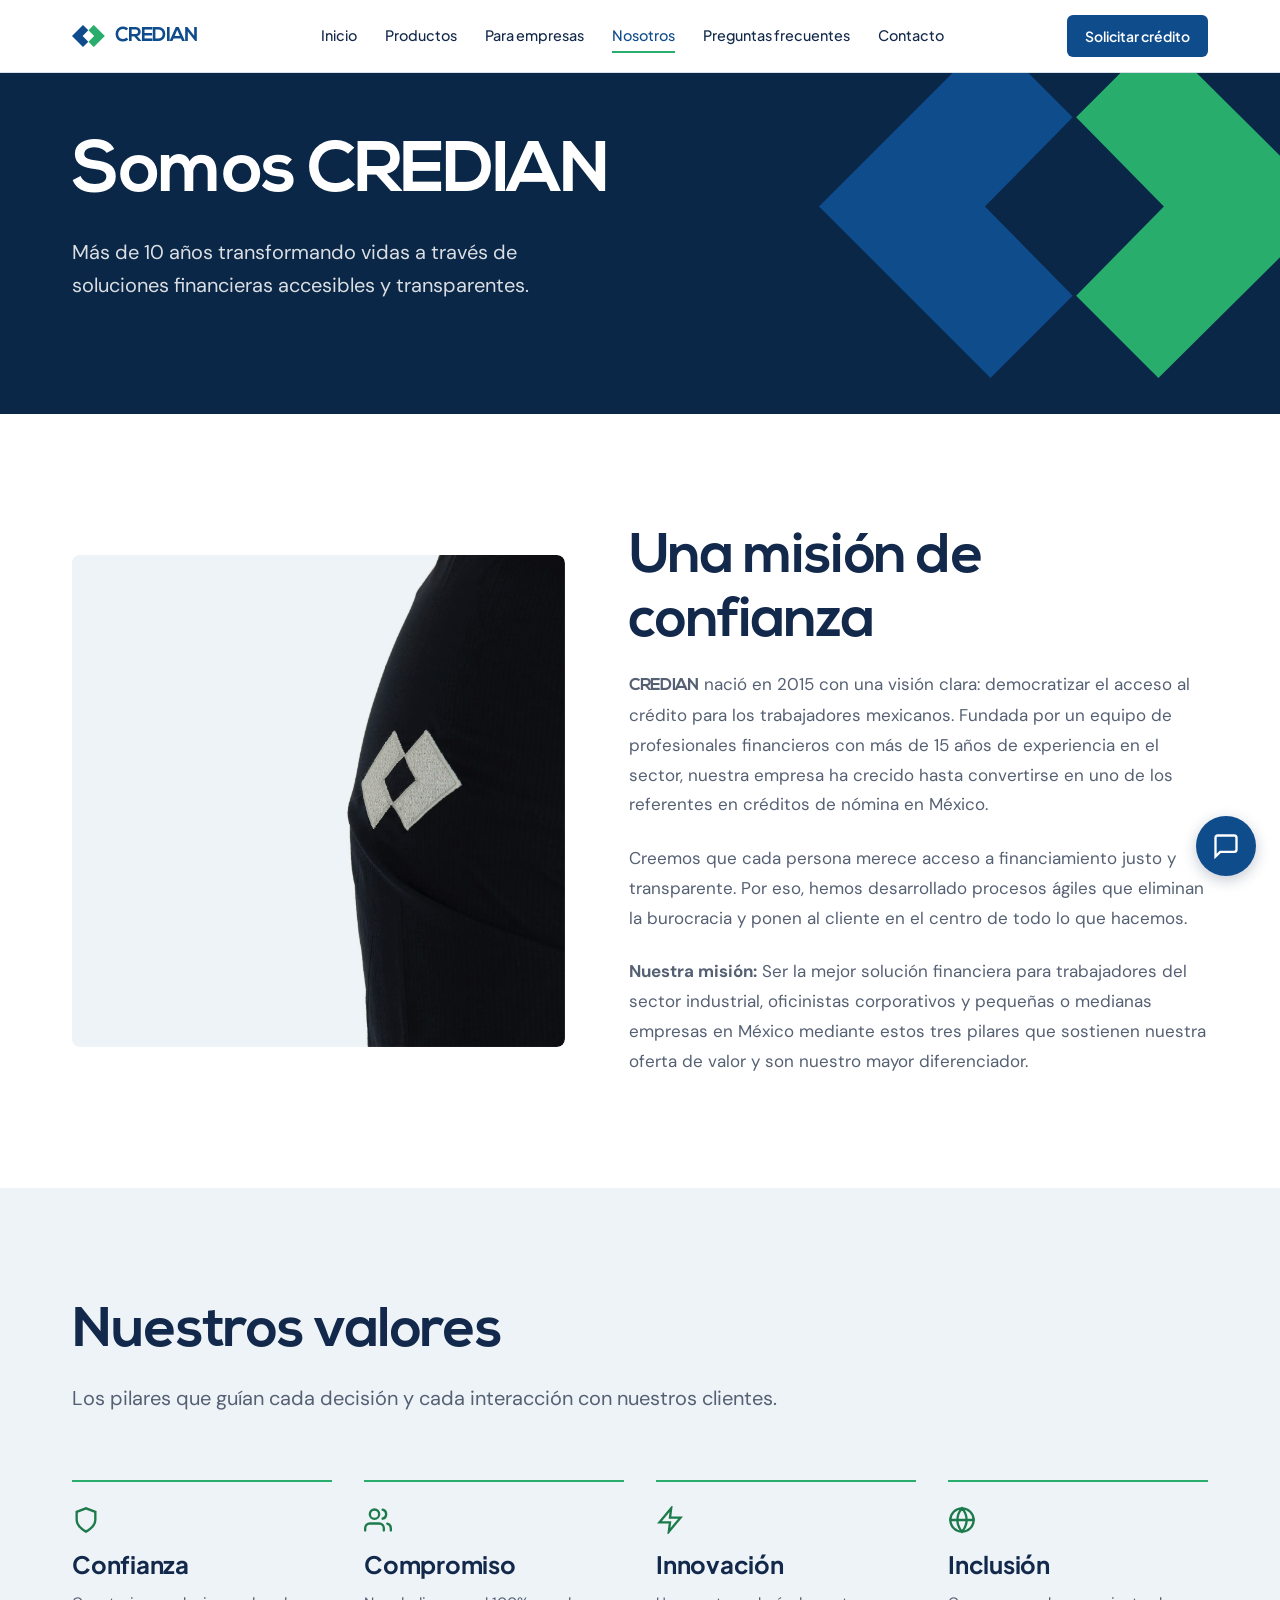
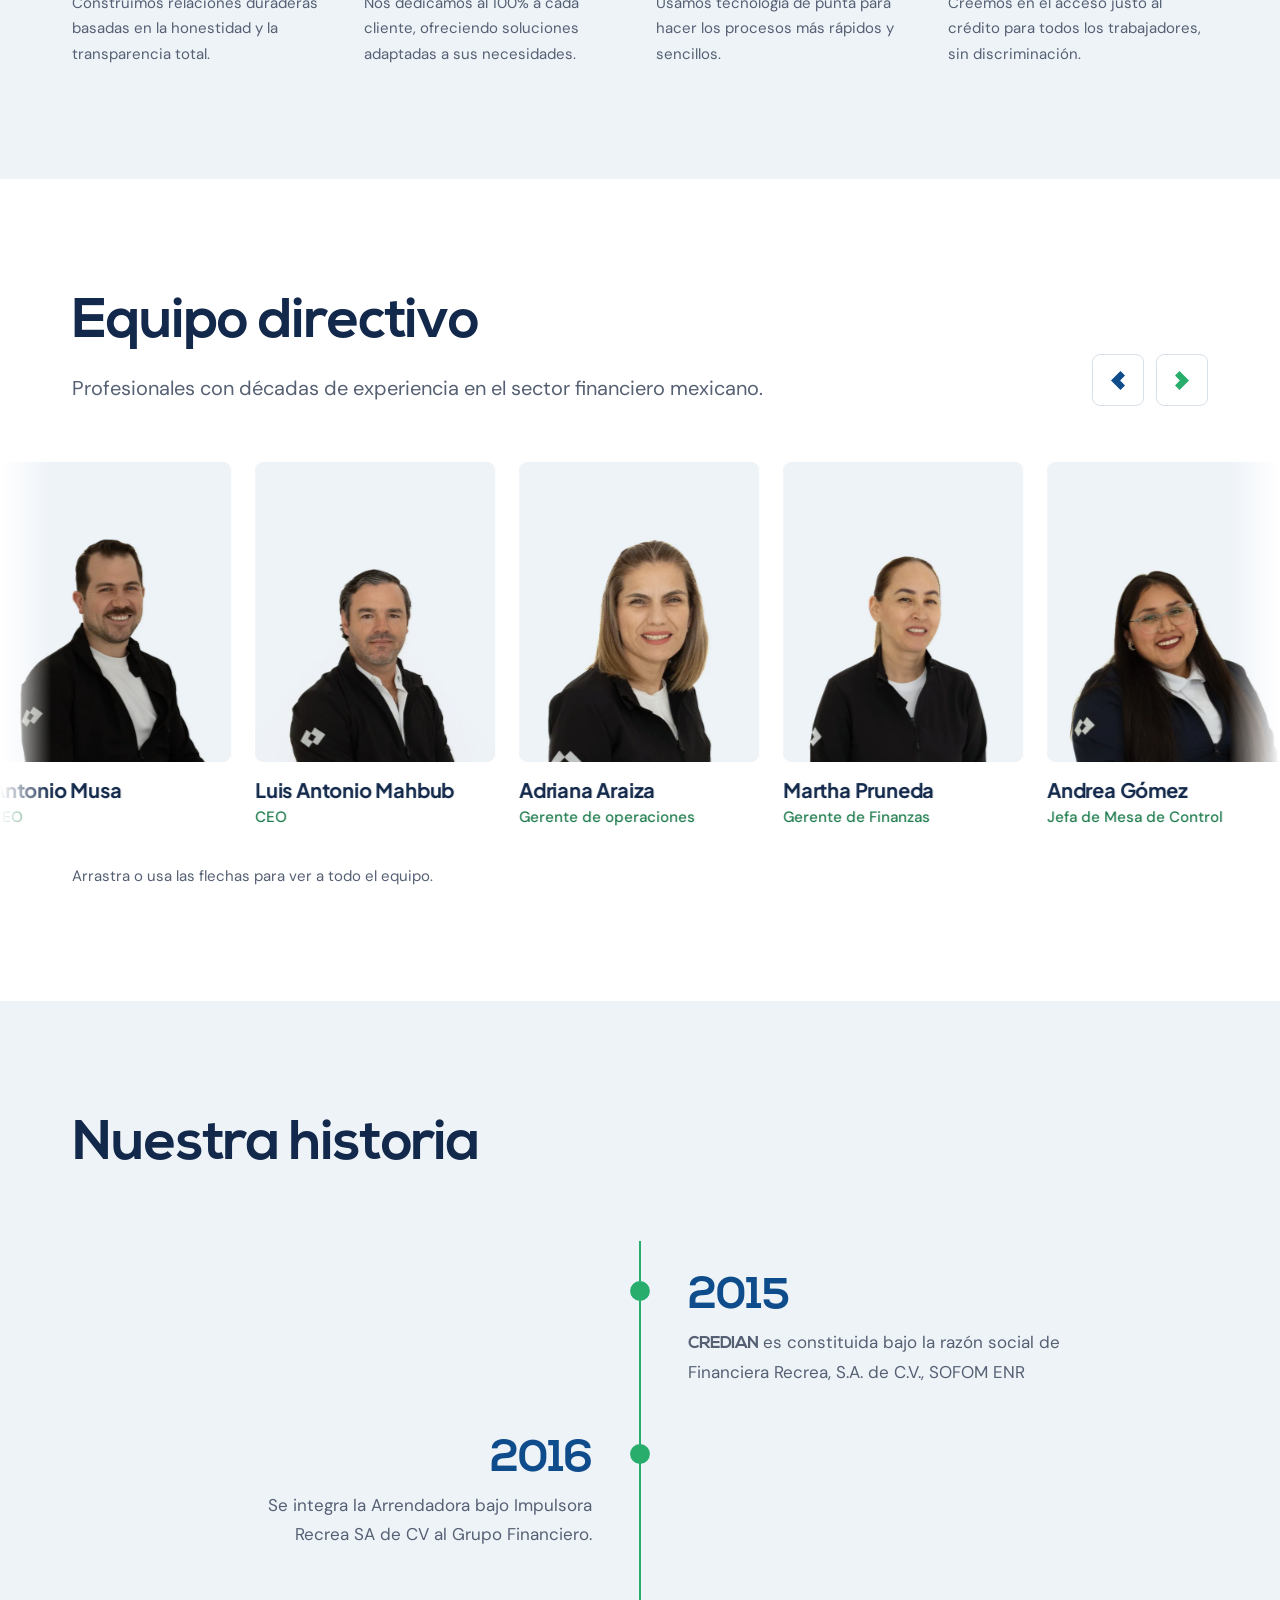
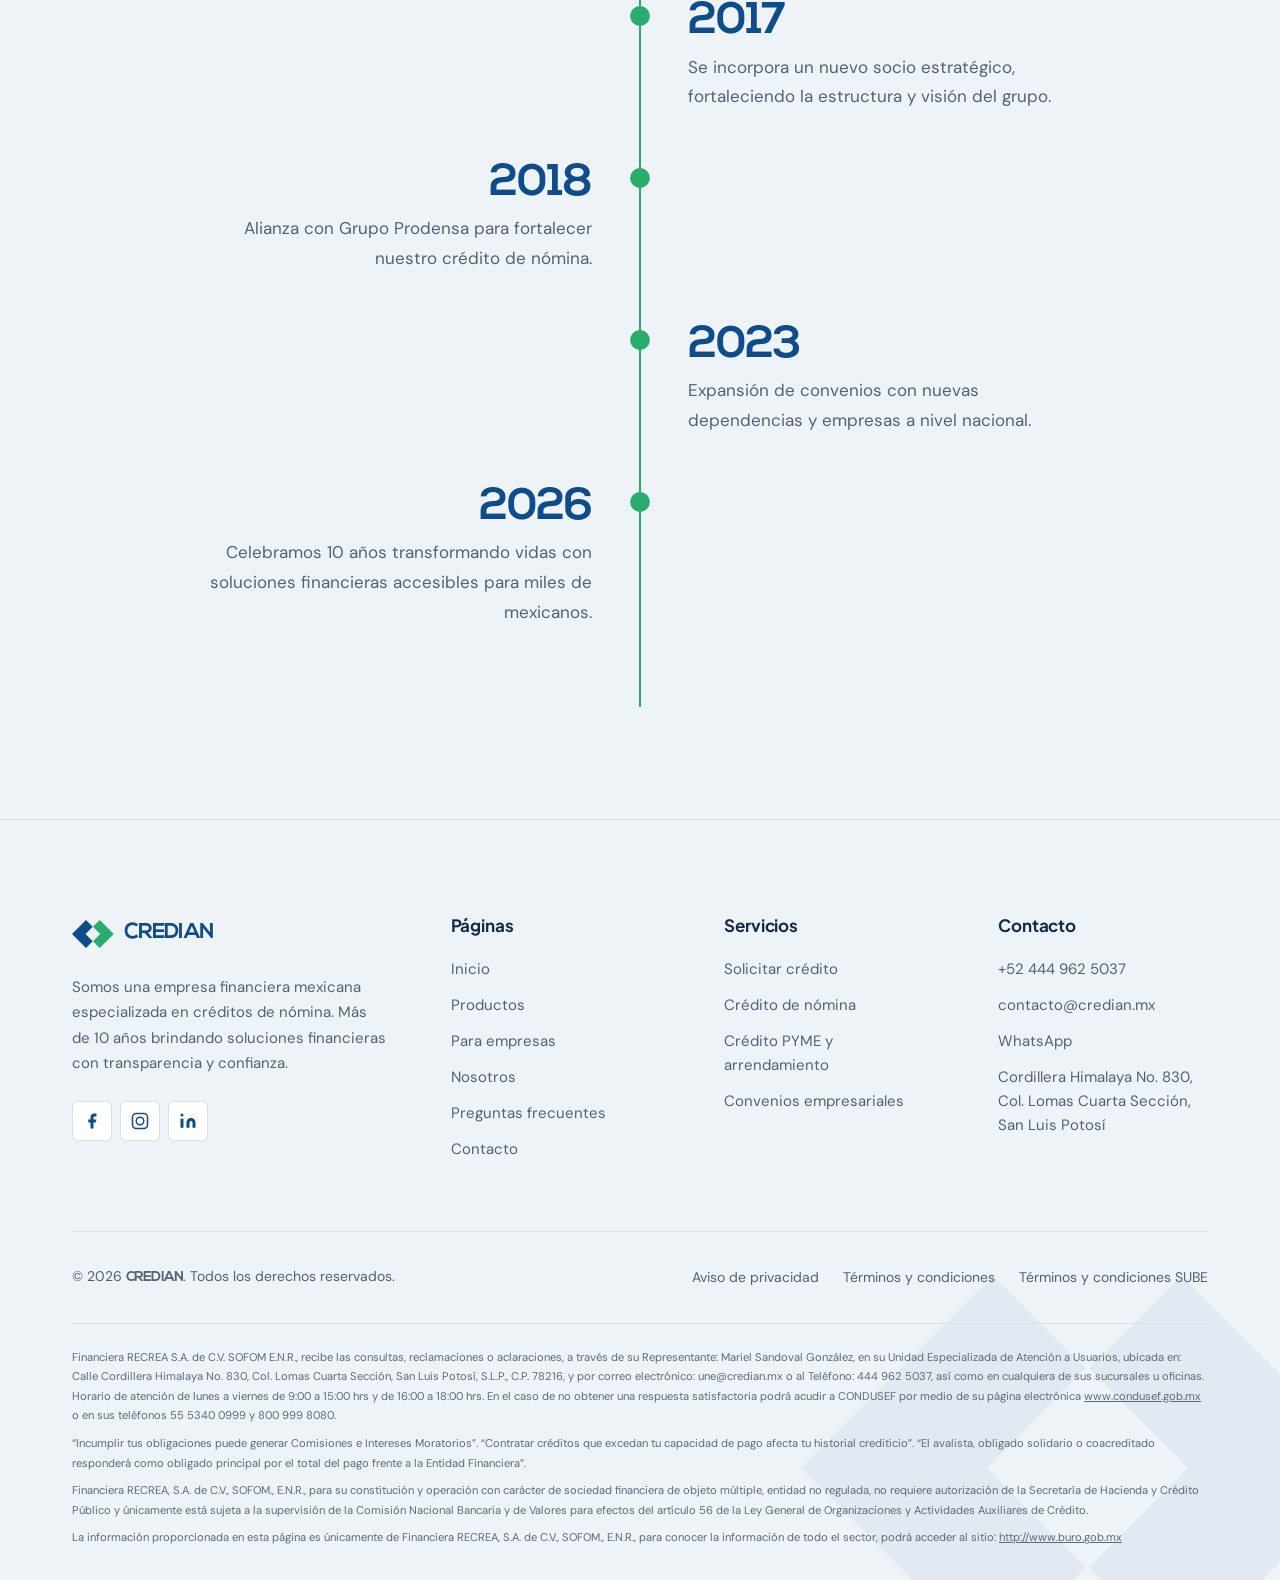
<file: nosotros/index.html>
<!DOCTYPE html>
<html lang="es-MX">

<head>
  <meta charset="UTF-8">
  <meta name="viewport" content="width=device-width, initial-scale=1.0">
  <title>CREDIAN | Nosotros</title>
  <link rel="icon" href="../img/credian.ico" type="image/x-icon">
  <meta name="description"
    content="Conoce la historia, misión y equipo de CREDIAN. Más de 10 años ayudando a miles de mexicanos con créditos de nómina confiables.">
  <!-- Dirección oficial y vista previa al compartir -->
  <link rel="canonical" href="https://www.credian.mx/nosotros/">
  <meta property="og:type" content="website">
  <meta property="og:site_name" content="CREDIAN">
  <meta property="og:locale" content="es_MX">
  <meta property="og:url" content="https://www.credian.mx/nosotros/">
  <meta property="og:title" content="Somos CREDIAN | Más de 10 años en crédito de nómina">
  <meta property="og:description" content="Conoce la historia, misión y equipo de CREDIAN. Más de 10 años ayudando a miles de mexicanos con créditos de nómina confiables.">
  <meta property="og:image" content="https://www.credian.mx/img/og/nosotros.jpg">
  <meta property="og:image:width" content="1200">
  <meta property="og:image:height" content="630">
  <meta property="og:image:alt" content="Somos CREDIAN | Más de 10 años en crédito de nómina">
  <meta name="twitter:card" content="summary_large_image">
  <meta name="twitter:title" content="Somos CREDIAN | Más de 10 años en crédito de nómina">
  <meta name="twitter:description" content="Conoce la historia, misión y equipo de CREDIAN. Más de 10 años ayudando a miles de mexicanos con créditos de nómina confiables.">
  <meta name="twitter:image" content="https://www.credian.mx/img/og/nosotros.jpg">
  <link rel="preload" href="../font/nexa-bold.otf" as="font" type="font/otf" crossorigin>
  <link rel="preconnect" href="https://fonts.googleapis.com">
  <link rel="preconnect" href="https://fonts.gstatic.com" crossorigin>
  <link rel="stylesheet"
    href="https://fonts.googleapis.com/css2?family=DM+Sans:ital,opsz,wght@0,9..40,300;0,9..40,400;0,9..40,500;0,9..40,600;0,9..40,700;1,9..40,400&family=Plus+Jakarta+Sans:wght@400;500;600;700;800&display=swap">
  <noscript>
    <style>
      .reveal, .reveal-left, .reveal-right, .reveal-scale, .hero-enter { opacity: 1 !important; transform: none !important; }
    </style>
  </noscript>
  <link rel="stylesheet" href="../css/reset.css?v=1.9">
  <link rel="stylesheet" href="../css/variables.css?v=1.9">
  <link rel="stylesheet" href="../css/animations.css?v=1.9">
  <link rel="stylesheet" href="../css/global.css?v=1.9">
  <!-- Créditos (incluye la tipografía Nexa, requisito de su licencia) -->
  <link rel="author" href="../humans.txt">
  <style>
    .about-grid {
      display: grid;
      grid-template-columns: 0.85fr 1fr;
      gap: var(--space-3xl);
      align-items: center
    }

    /* Misión: la manga con el logo bordado. El fondo blanco de la foto
       toma el tono de la marca, igual que las fotos del equipo. */
    .about-grid__img {
      position: relative;
      aspect-ratio: 1;
      border-radius: 8px;
      overflow: hidden;
      background: var(--color-gray-light)
    }

    .about-grid__img img {
      width: 100%;
      height: 100%;
      height: 100%;
      display: block;
      object-fit: cover;
      object-position: 72% 42%;
      mix-blend-mode: multiply
    }

    /* Valores: columnas abiertas, como en inicio */
    .values-grid {
      display: grid;
      grid-template-columns: repeat(auto-fit, minmax(220px, 1fr));
      gap: var(--space-2xl) var(--space-xl)
    }

    .value-card {
      position: relative;
      padding: var(--space-lg) 0 0;
      border-top: 2px solid var(--color-gray-mid);
      text-align: left
    }

    .value-card::before {
      content: '';
      position: absolute;
      top: -2px;
      left: 0;
      right: 0;
      height: 2px;
      background: var(--color-green);
      transform: scaleX(0);
      transform-origin: left;
      transition: transform 1.1s var(--ease-out) .25s
    }

    .value-card.revealed::before {
      transform: scaleX(1)
    }

    .value-card__icon {
      margin-bottom: var(--space-md);
      color: var(--color-green-dark)
    }

    .value-card__icon svg {
      width: 28px;
      height: 28px;
      transition: transform var(--transition-base)
    }

    .value-card:hover .value-card__icon svg {
      transform: translateY(-3px)
    }

    .value-card h3 {
      font-size: var(--text-xl);
      margin-bottom: var(--space-sm)
    }

    /* ---- Equipo ---- */
    .team-head {
      display: flex;
      align-items: flex-end;
      justify-content: space-between;
      gap: var(--space-xl);
      margin-bottom: var(--space-2xl)
    }

    .team-head .section__header {
      margin-bottom: 0
    }

    .team-controls {
      display: flex;
      gap: var(--space-sm);
      flex-shrink: 0
    }

    /* Botones con las piezas del logo: azul para regresar, verde para avanzar */
    .team-btn {
      width: 52px;
      height: 52px;
      display: grid;
      place-items: center;
      border: 1.5px solid var(--color-gray-mid);
      border-radius: 8px;
      background: var(--color-white);
      cursor: pointer;
      transition: border-color var(--transition-base), background-color var(--transition-base), transform var(--transition-fast)
    }

    .team-btn svg {
      width: 14px;
      height: 19px;
      transition: transform var(--transition-base)
    }

    .team-btn:hover {
      border-color: var(--color-blue);
      background: var(--color-gray-light)
    }

    .team-btn--prev:hover svg {
      transform: translateX(-3px)
    }

    .team-btn--next:hover svg {
      transform: translateX(3px)
    }

    .team-btn:active {
      transform: scale(.95)
    }

    .team-carousel-wrapper {
      position: relative;
      width: 100vw;
      left: 50%;
      transform: translateX(-50%);
      overflow: hidden;
      padding: var(--space-xs) 0;
      cursor: grab;
      touch-action: pan-y;
      user-select: none;
      -webkit-user-select: none;
      /* desvanecido de bordes (máscara, no color) */
      -webkit-mask-image: linear-gradient(to right, transparent, black 4%, black 96%, transparent);
      mask-image: linear-gradient(to right, transparent, black 4%, black 96%, transparent)
    }

    .team-carousel-wrapper.is-dragging {
      cursor: grabbing
    }

    .team-carousel-wrapper:focus-visible {
      outline: 2px solid var(--color-blue);
      outline-offset: -2px
    }

    .team-carousel-track {
      display: flex;
      width: max-content;
      will-change: transform
    }

    .team-carousel-group {
      display: flex;
      gap: var(--space-lg);
      padding-right: var(--space-lg)
    }

    .team-card {
      width: 240px;
      flex-shrink: 0
    }

    /* La foto se funde con un fondo de marca: los fondos blancos de las fotos
       toman el tono del marco, que cambia al pasar el cursor. */
    .team-card__photo {
      position: relative;
      aspect-ratio: 4/5;
      border-radius: 8px;
      overflow: hidden;
      background: var(--color-gray-light);
      transition: background-color .6s var(--ease-out)
    }

    .team-card__photo img {
      width: 100%;
      height: 100%;
      object-fit: cover;
      object-position: center top;
      mix-blend-mode: multiply;
      pointer-events: none;
      transition: transform .9s var(--ease-out)
    }

    .team-card__photo::after {
      content: '';
      position: absolute;
      right: 14px;
      bottom: 14px;
      width: 15px;
      height: 20px;
      background: url("data:image/svg+xml,%3Csvg xmlns='http://www.w3.org/2000/svg' viewBox='0 0 372 500'%3E%3Cpolygon fill='%2329AD6D' points='0,120 120,0 372,250 120,500 0,380 128,250'/%3E%3C/svg%3E") no-repeat center / contain;
      opacity: 0;
      transform: translateX(10px);
      transition: opacity .4s ease, transform .6s var(--ease-out)
    }

    .team-card:hover .team-card__photo {
      background: #DCE7F3
    }

    .team-card:hover .team-card__photo img {
      transform: scale(1.04)
    }

    .team-card:hover .team-card__photo::after {
      opacity: 1;
      transform: none
    }

    .team-card__info {
      padding: var(--space-md) 0 0
    }

    .team-card__name {
      font-size: var(--text-lg);
      margin-bottom: 2px
    }

    .team-card__role {
      color: var(--color-green-dark);
      font-size: var(--text-sm);
      font-weight: var(--fw-medium)
    }

    .team-hint {
      margin-top: var(--space-lg);
      font-size: var(--text-sm);
      color: var(--color-gray-text)
    }

    @media (max-width: 640px) {
      .team-head {
        flex-direction: column;
        align-items: flex-start
      }

      .team-card {
        width: 200px
      }
    }

    /* Timeline: los puntos quedan exactamente sobre la línea */
    .timeline {
      position: relative;
      max-width: 860px;
      margin: 0 auto;
      padding: var(--space-xl) 0
    }

    .timeline__line {
      position: absolute;
      left: 50%;
      top: 0;
      bottom: 0;
      width: 2px;
      background: var(--color-gray-mid);
      transform: translateX(-50%)
    }

    .timeline__line-fill {
      position: absolute;
      left: 0;
      top: 0;
      width: 100%;
      height: 0;
      background: var(--color-green);
      transition: height 2.4s var(--ease-out)
    }

    .timeline__line-fill.animate {
      height: 100%
    }

    .timeline__item {
      position: relative;
      width: 50%;
      margin-bottom: var(--space-2xl)
    }

    .timeline__item:nth-child(odd) {
      text-align: right;
      padding-right: var(--space-2xl)
    }

    .timeline__item:nth-child(even) {
      margin-left: 50%;
      text-align: left;
      padding-left: var(--space-2xl)
    }

    .timeline__dot {
      position: absolute;
      top: .55rem;
      width: 18px;
      height: 18px;
      border-radius: 50%;
      background: var(--color-white);
      border: 3px solid var(--color-blue);
      z-index: 2;
      transition: background-color .6s var(--ease-out), border-color .6s var(--ease-out), transform .6s var(--ease-out)
    }

    .timeline__item:nth-child(odd) .timeline__dot {
      right: -9px
    }

    .timeline__item:nth-child(even) .timeline__dot {
      left: -9px
    }

    .timeline__item.revealed .timeline__dot {
      background: var(--color-green);
      border-color: var(--color-green);
      transform: scale(1.1)
    }

    .timeline__year {
      font-family: var(--font-headings);
      font-weight: var(--fw-extrabold);
      font-size: var(--text-3xl);
      letter-spacing: -.02em;
      line-height: 1.1;
      color: var(--color-blue);
      margin-bottom: 6px
    }

    .timeline__text {
      font-size: var(--text-base);
      color: var(--color-gray-text)
    }

    /* Entrada de cada hito desde su lado */
    .timeline-item {
      opacity: 0;
      transition: opacity .9s var(--ease-out), transform .9s var(--ease-out)
    }

    .timeline__item:nth-child(odd).timeline-item {
      transform: translateX(-24px)
    }

    .timeline__item:nth-child(even).timeline-item {
      transform: translateX(24px)
    }

    .timeline-item.revealed {
      opacity: 1;
      transform: none !important
    }

    @media(max-width:768px) {
      .about-grid {
        grid-template-columns: 1fr;
        gap: var(--space-2xl)
      }

      .timeline__line {
        left: 20px
      }

      .timeline__item,
      .timeline__item:nth-child(odd),
      .timeline__item:nth-child(even) {
        width: 100%;
        margin-left: 0;
        text-align: left;
        padding-left: 50px;
        padding-right: 0
      }

      .timeline__item:nth-child(odd) .timeline__dot,
      .timeline__item:nth-child(even) .timeline__dot {
        left: 11px;
        right: auto
      }

      .timeline__item:nth-child(odd).timeline-item,
      .timeline__item:nth-child(even).timeline-item {
        transform: translateY(16px)
      }
    }
  </style>
</head>

<body class="page-body">
  <div class="page-transition-overlay" aria-hidden="true"></div>

  <!-- NAVBAR -->
  <nav class="navbar" aria-label="Navegación principal">
    <div class="navbar__inner">
      <a href="../" class="navbar__logo" data-internal aria-label="CREDIAN — Inicio">
        <svg class="navbar__img brand-mark" viewBox="0 0 747 500" aria-hidden="true" focusable="false"><polygon class="brand-mark__blue" fill="#0F4C8C" points="0,250 250,0 370,120 242,250 370,380 250,500" /><polygon class="brand-mark__green" fill="#29AD6D" points="375,120 495,0 747,250 495,500 375,380 503,250" /></svg>
        <span class="navbar__logo-text">CREDIAN</span>
      </a>
      <div class="navbar__links">
        <a href="../" class="navbar__link" data-internal>Inicio</a>
        <a href="../productos/" class="navbar__link" data-internal>Productos</a>
        <a href="../convenios/" class="navbar__link" data-internal>Para empresas</a>
        <a href="../nosotros/" class="navbar__link active" aria-current="page" data-internal>Nosotros</a>
        <a href="../dudas/" class="navbar__link" data-internal>Preguntas frecuentes</a>
        <a href="../contacto/" class="navbar__link" data-internal>Contacto</a>
      </div>
      <div class="navbar__actions">
        <a href="https://wa.me/15557277347?text=Hola%2C%20quiero%20solicitar%20un%20cr%C3%A9dito" class="navbar__cta" target="_blank" rel="noopener">Solicitar crédito</a>
      </div>
      <button class="navbar__hamburger" aria-label="Abrir menú" aria-expanded="false" aria-controls="mobile-menu">
        <span></span><span></span><span></span>
      </button>
    </div>
  </nav>
  <div class="mobile-menu" id="mobile-menu" aria-hidden="true">
    <a href="../" class="mobile-menu__link" data-internal>Inicio</a>
    <a href="../productos/" class="mobile-menu__link" data-internal>Productos</a>
    <a href="../convenios/" class="mobile-menu__link" data-internal>Para empresas</a>
    <a href="../nosotros/" class="mobile-menu__link" aria-current="page" data-internal>Nosotros</a>
    <a href="../dudas/" class="mobile-menu__link" data-internal>Preguntas frecuentes</a>
    <a href="../contacto/" class="mobile-menu__link" data-internal>Contacto</a>
    <div class="mobile-menu__divider"></div>
    <a href="https://wa.me/15557277347?text=Hola%2C%20quiero%20solicitar%20un%20cr%C3%A9dito" class="mobile-menu__link" target="_blank" rel="noopener">Solicitar crédito</a>
  </div>

  <!-- HERO -->
  <section class="hero hero--small">
    <div class="hero__bg"></div>
    <div class="hero__content">
      <h1 class="hero__title hero-enter">Somos CREDIAN
      </h1>
      <p class="hero__subtitle hero-enter">Más de 10 años transformando vidas a través de soluciones financieras
        accesibles y transparentes.</p>
    </div>
  </section>

  <!-- ABOUT -->
  <section class="section">
    <div class="container">
      <div class="about-grid">
        <div class="about-grid__img reveal-left">
          <img src="../img/team/manga_logo.webp" alt="Logo de CREDIAN bordado en la chamarra del uniforme" width="1600" height="2400" loading="lazy" decoding="async">
        </div>
        <div class="reveal-right">
          <h2 class="section__title" style="text-align:left">Una misión de confianza
          </h2>
          <p style="margin-bottom:var(--space-lg)">CREDIAN nació en 2015 con una visión clara: democratizar el acceso al
            crédito para los trabajadores mexicanos. Fundada por un equipo de profesionales financieros con más de 15
            años de experiencia en el sector, nuestra empresa ha crecido hasta convertirse en uno de los referentes en
            créditos de nómina en México.</p>
          <p style="margin-bottom:var(--space-lg)">Creemos que cada persona merece acceso a financiamiento justo y
            transparente. Por eso, hemos desarrollado procesos ágiles que eliminan la burocracia y ponen al cliente en
            el centro de todo lo que hacemos.</p>
          <p><strong>Nuestra misión:</strong> Ser la mejor solución financiera para trabajadores del sector industrial,
            oficinistas corporativos y pequeñas o medianas empresas en México mediante estos tres pilares que sostienen
            nuestra oferta de valor y son nuestro mayor diferenciador.</p>
        </div>
      </div>
    </div>
  </section>

  <!-- VALUES -->
  <section class="section section--gray">
    <div class="container">
      <div class="section__header reveal">
        <h2 class="section__title">Nuestros valores</h2>
        <p class="section__subtitle">Los pilares que guían cada decisión y cada interacción con nuestros clientes.</p>
      </div>
      <div class="values-grid">
        <div class="value-card reveal stagger-1">
          <div class="value-card__icon"><svg viewBox="0 0 24 24" fill="none" stroke="currentColor" stroke-width="2"
              stroke-linecap="round">
              <path d="M12 22s8-4 8-10V5l-8-3-8 3v7c0 6 8 10 8 10z" />
            </svg></div>
          <h3>Confianza</h3>
          <p class="card__text">Construimos relaciones duraderas basadas en la honestidad y la transparencia total.</p>
        </div>
        <div class="value-card reveal stagger-2">
          <div class="value-card__icon"><svg viewBox="0 0 24 24" fill="none" stroke="currentColor" stroke-width="2"
              stroke-linecap="round">
              <path d="M17 21v-2a4 4 0 0 0-4-4H5a4 4 0 0 0-4 4v2" />
              <circle cx="9" cy="7" r="4" />
              <path d="M23 21v-2a4 4 0 0 0-3-3.87M16 3.13a4 4 0 0 1 0 7.75" />
            </svg></div>
          <h3>Compromiso</h3>
          <p class="card__text">Nos dedicamos al 100% a cada cliente, ofreciendo soluciones adaptadas a sus necesidades.
          </p>
        </div>
        <div class="value-card reveal stagger-3">
          <div class="value-card__icon"><svg viewBox="0 0 24 24" fill="none" stroke="currentColor" stroke-width="2"
              stroke-linecap="round">
              <path d="M13 2L3 14h9l-1 8 10-12h-9l1-8z" />
            </svg></div>
          <h3>Innovación</h3>
          <p class="card__text">Usamos tecnología de punta para hacer los procesos más rápidos y sencillos.</p>
        </div>
        <div class="value-card reveal stagger-4">
          <div class="value-card__icon"><svg viewBox="0 0 24 24" fill="none" stroke="currentColor" stroke-width="2"
              stroke-linecap="round">
              <circle cx="12" cy="12" r="10" />
              <path
                d="M2 12h20M12 2a15.3 15.3 0 0 1 4 10 15.3 15.3 0 0 1-4 10 15.3 15.3 0 0 1-4-10 15.3 15.3 0 0 1 4-10z" />
            </svg></div>
          <h3>Inclusión</h3>
          <p class="card__text">Creemos en el acceso justo al crédito para todos los trabajadores, sin discriminación.
          </p>
        </div>
      </div>
    </div>
  </section>

  <!-- TEAM -->
  <section class="section">
    <div class="container">
      <div class="team-head">
      <div class="section__header reveal">
        <h2 class="section__title">Equipo directivo</h2>
        <p class="section__subtitle">Profesionales con décadas de experiencia en el sector financiero mexicano.</p>
      </div>
        <div class="team-controls">
          <button type="button" class="team-btn team-btn--prev" aria-label="Ver integrantes anteriores"><svg viewBox="0 0 370 500" aria-hidden="true"><polygon fill="#0F4C8C" points="0,250 250,0 370,120 242,250 370,380 250,500" /></svg></button>
          <button type="button" class="team-btn team-btn--next" aria-label="Ver más integrantes"><svg viewBox="0 0 372 500" aria-hidden="true"><polygon fill="#29AD6D" points="0,120 120,0 372,250 120,500 0,380 128,250" /></svg></button>
        </div>
      </div>
      <div class="team-carousel-wrapper" tabindex="0" role="region" aria-roledescription="carrusel"
        aria-label="Equipo directivo. Usa las flechas del teclado para desplazarte.">
        <div class="team-carousel-track" id="teamTrack">
          <div class="team-carousel-group" id="teamGroupOriginal">
            <div class="team-card">
              <div class="team-card__photo"><img src="../img/team/tono.webp" alt="Antonio Musa" loading="lazy" decoding="async"></div>
              <div class="team-card__info">
                <h3 class="team-card__name">Antonio Musa</h3>
                <p class="team-card__role">CEO</p>
              </div>
            </div>
            <div class="team-card">
              <div class="team-card__photo"><img src="../img/team/luis_antonio.webp" alt="Luis Antonio Mahbub"
                  loading="lazy" decoding="async"></div>
              <div class="team-card__info">
                <h3 class="team-card__name">Luis Antonio Mahbub</h3>
                <p class="team-card__role">CEO</p>
              </div>
            </div>
            <div class="team-card">
              <div class="team-card__photo"><img src="../img/team/adri.webp" alt="Adriana Araiza" loading="lazy" decoding="async"></div>
              <div class="team-card__info">
                <h3 class="team-card__name">Adriana Araiza</h3>
                <p class="team-card__role">Gerente de operaciones</p>
              </div>
            </div>
            <div class="team-card">
              <div class="team-card__photo"><img src="../img/team/martha.webp" alt="Martha Pruneda" loading="lazy" decoding="async"></div>
              <div class="team-card__info">
                <h3 class="team-card__name">Martha Pruneda</h3>
                <p class="team-card__role">Gerente de Finanzas</p>
              </div>
            </div>
            <div class="team-card">
              <div class="team-card__photo"><img src="../img/team/andy.webp" alt="Andrea Gómez" loading="lazy" decoding="async"></div>
              <div class="team-card__info">
                <h3 class="team-card__name">Andrea Gómez</h3>
                <p class="team-card__role">Jefa de Mesa de Control</p>
              </div>
            </div>
            <div class="team-card">
              <div class="team-card__photo"><img src="../img/team/blas.webp" alt="Jesús Blas" loading="lazy" decoding="async"></div>
              <div class="team-card__info">
                <h3 class="team-card__name">Jesús Blas</h3>
                <p class="team-card__role">Jefe de Crédito</p>
              </div>
            </div>
            <div class="team-card">
              <div class="team-card__photo"><img src="../img/team/mariana.webp" alt="Mariana Ortiz" loading="lazy" decoding="async"></div>
              <div class="team-card__info">
                <h3 class="team-card__name">Mariana Ortiz</h3>
                <p class="team-card__role">Jefa Legal</p>
              </div>
            </div>
            <div class="team-card">
              <div class="team-card__photo"><img src="../img/team/sarahi.webp" alt="Sarahí Hernández" loading="lazy" decoding="async">
              </div>
              <div class="team-card__info">
                <h3 class="team-card__name">Sarahí Hernández</h3>
                <p class="team-card__role">Jefa de Cobranza</p>
              </div>
            </div>
            <div class="team-card">
              <div class="team-card__photo"><img src="../img/team/moni.webp" alt="Mónica Medina" loading="lazy" decoding="async"></div>
              <div class="team-card__info">
                <h3 class="team-card__name">Mónica Medina</h3>
                <p class="team-card__role">Jefa de Cultura</p>
              </div>
            </div>
            <div class="team-card">
              <div class="team-card__photo"><img src="../img/team/leo.webp" alt="Leonardo Ortega" loading="lazy" decoding="async"></div>
              <div class="team-card__info">
                <h3 class="team-card__name">Leonardo Ortega</h3>
                <p class="team-card__role">Jefe de Sistemas</p>
              </div>
            </div>
            <div class="team-card">
              <div class="team-card__photo"><img src="../img/team/jaziel.webp" alt="Jaziel Lara" loading="lazy" decoding="async"></div>
              <div class="team-card__info">
                <h3 class="team-card__name">Jaziel Lara</h3>
                <p class="team-card__role">Sistemas</p>
              </div>
            </div>
            <div class="team-card">
              <div class="team-card__photo"><img src="../img/team/eliud.webp" alt="Eliud Duque" loading="lazy" decoding="async"></div>
              <div class="team-card__info">
                <h3 class="team-card__name">Eliud Duque</h3>
                <p class="team-card__role">Ventas Comerciales</p>
              </div>
            </div>
            <div class="team-card">
              <div class="team-card__photo"><img src="../img/team/ivan.webp" alt="Iván Gómez" loading="lazy" decoding="async"></div>
              <div class="team-card__info">
                <h3 class="team-card__name">Iván Gómez</h3>
                <p class="team-card__role">Ventas Comerciales</p>
              </div>
            </div>
            <div class="team-card">
              <div class="team-card__photo"><img src="../img/team/daniel.webp" alt="Daniel Juárez" loading="lazy" decoding="async"></div>
              <div class="team-card__info">
                <h3 class="team-card__name">Daniel Juárez</h3>
                <p class="team-card__role">Auxiliar</p>
              </div>
            </div>
          </div>
        </div>
      </div>
      <p class="team-hint">Arrastra o usa las flechas para ver a todo el equipo.</p>
    </div>
  </section>

  <!-- TIMELINE -->
  <section class="section section--gray">
    <div class="container">
      <div class="section__header reveal">
        <h2 class="section__title">Nuestra historia</h2>
      </div>
      <div class="timeline">
        <div class="timeline__line">
          <div class="timeline__line-fill" id="tl-fill"></div>
        </div>
        <div class="timeline__item timeline-item">
          <div class="timeline__dot"></div>
          <div class="timeline__year">2015</div>
          <p class="timeline__text">CREDIAN es constituida bajo la razón social de Financiera Recrea, S.A. de C.V.,
            SOFOM ENR</p>
        </div>
        <div class="timeline__item timeline-item">
          <div class="timeline__dot"></div>
          <div class="timeline__year">2016</div>
          <p class="timeline__text">Se integra la Arrendadora bajo Impulsora Recrea SA de CV al Grupo Financiero.</p>
        </div>
        <div class="timeline__item timeline-item">
          <div class="timeline__dot"></div>
          <div class="timeline__year">2017</div>
          <p class="timeline__text">Se incorpora un nuevo socio estratégico, fortaleciendo la estructura y visión del
            grupo.</p>
        </div>
        <div class="timeline__item timeline-item">
          <div class="timeline__dot"></div>
          <div class="timeline__year">2018</div>
          <p class="timeline__text">Alianza con Grupo Prodensa para fortalecer nuestro crédito de nómina.</p>
        </div>
        <div class="timeline__item timeline-item">
          <div class="timeline__dot"></div>
          <div class="timeline__year">2023</div>
          <p class="timeline__text">Expansión de convenios con nuevas dependencias y empresas a nivel nacional.</p>
        </div>
        <div class="timeline__item timeline-item">
          <div class="timeline__dot"></div>
          <div class="timeline__year">2026</div>
          <p class="timeline__text">Celebramos 10 años transformando vidas con soluciones financieras accesibles para
            miles de mexicanos.</p>
        </div>
      </div>
    </div>
  </section>

  <!-- FOOTER -->
  <footer class="footer">
    <div class="container">
      <div class="footer__grid">
        <div class="footer__brand">
          <div class="footer__logo">
            <svg class="footer__img brand-mark" viewBox="0 0 747 500" aria-hidden="true" focusable="false"><polygon class="brand-mark__blue" fill="#0F4C8C" points="0,250 250,0 370,120 242,250 370,380 250,500" /><polygon class="brand-mark__green" fill="#29AD6D" points="375,120 495,0 747,250 495,500 375,380 503,250" /></svg>
            <span class="footer__logo-text">CREDIAN</span>
          </div>
          <p class="footer__brand-desc">Somos una empresa financiera mexicana especializada en créditos de nómina. Más
            de 10 años brindando soluciones financieras con transparencia y confianza.</p>
          <div class="footer__social">
            <a href="https://www.facebook.com/credian.mx/" class="footer__social-link" target="_blank" rel="noopener"
              aria-label="Facebook de CREDIAN"><svg viewBox="0 0 24 24" fill="currentColor" aria-hidden="true">
                <path d="M18 2h-3a5 5 0 00-5 5v3H7v4h3v8h4v-8h3l1-4h-4V7a1 1 0 011-1h3z" />
              </svg></a>
            <a href="https://www.instagram.com/credianmx/" class="footer__social-link" target="_blank" rel="noopener"
              aria-label="Instagram de CREDIAN"><svg viewBox="0 0 24 24" fill="none" stroke="currentColor"
                stroke-width="2" aria-hidden="true">
                <rect x="2" y="2" width="20" height="20" rx="5" />
                <circle cx="12" cy="12" r="5" />
              </svg></a>
            <a href="https://www.linkedin.com/company/credian/" class="footer__social-link" target="_blank"
              rel="noopener" aria-label="LinkedIn de CREDIAN"><svg viewBox="0 0 24 24" fill="currentColor"
                aria-hidden="true">
                <path
                  d="M16 8a6 6 0 016 6v7h-4v-7a2 2 0 00-4 0v7h-4v-7a6 6 0 016-6zM2 9h4v12H2zM4 6a2 2 0 100-4 2 2 0 000 4z" />
              </svg></a>
          </div>
        </div>
        <div>
          <h2 class="footer__column-title">Páginas</h2>
          <a href="../" class="footer__link" data-internal>Inicio</a>
          <a href="../productos/" class="footer__link" data-internal>Productos</a>
          <a href="../convenios/" class="footer__link" data-internal>Para empresas</a>
          <a href="../nosotros/" class="footer__link" data-internal>Nosotros</a>
          <a href="../dudas/" class="footer__link" data-internal>Preguntas frecuentes</a>
          <a href="../contacto/" class="footer__link" data-internal>Contacto</a>
        </div>
        <div>
          <h2 class="footer__column-title">Servicios</h2>
          <a href="https://cib.logicsystems.com.mx/RECREA/LoginCredian.aspx?EMP=RECREA" class="footer__link" target="_blank" rel="noopener">Solicitar crédito</a>
          <a href="../productos/" class="footer__link" data-internal>Crédito de nómina</a>
          <a href="../productos/" class="footer__link" data-internal>Crédito PYME y arrendamiento</a>
          <a href="../convenios/" class="footer__link" data-internal>Convenios empresariales</a>
        </div>
        <div>
          <h2 class="footer__column-title">Contacto</h2>
          <a href="tel:+524449625037" class="footer__link">+52 444 962 5037</a>
          <a href="mailto:contacto@credian.mx" class="footer__link">contacto@credian.mx</a>
          <a href="https://wa.me/524442868687?text=Hola%2C%20quiero%20informaci%C3%B3n%20sobre%20un%20cr%C3%A9dito" class="footer__link" target="_blank" rel="noopener">WhatsApp</a>
          <a class="footer__link" href="https://maps.app.goo.gl/pszoTMPpHbt7NWdv6" target="_blank" rel="noopener">
            Cordillera Himalaya No. 830, Col. Lomas Cuarta Sección, San Luis Potosí
          </a>
        </div>
      </div>
      <div class="footer__bottom">
        <p class="footer__copy">&copy; <span id="current-year">2026</span> CREDIAN. Todos los derechos reservados.</p>
        <div class="footer__legal"><a href="../docs/aviso_de_privacidad.pdf" target="_blank" rel="noopener">Aviso de
            privacidad</a><a href="../docs/terminos_y_condiciones.pdf" target="_blank" rel="noopener">Términos y
            condiciones</a><a href="../docs/terminos_y_condiciones_SUBE.pdf" target="_blank" rel="noopener">Términos y
            condiciones SUBE</a></div>
      </div>
      <div class="footer__disclaimer">
        <p>Financiera RECREA S.A. de C.V. SOFOM E.N.R., recibe las consultas, reclamaciones o aclaraciones, a través de
          su Representante: Mariel Sandoval González, en su Unidad Especializada de Atención a Usuarios, ubicada en:
          Calle Cordillera Himalaya No. 830, Col. Lomas Cuarta Sección, San Luis Potosí, S.L.P., C.P. 78216, y por
          correo electrónico: une@credian.mx o al Teléfono: 444 962 5037, así como en cualquiera de sus sucursales u
          oficinas. Horario de atención de lunes a viernes de 9:00 a 15:00 hrs y de 16:00 a 18:00 hrs. En el caso de
          no obtener una respuesta satisfactoria podrá acudir a CONDUSEF por medio de su página electrónica
          <a href="https://www.condusef.gob.mx" target="_blank" rel="noopener"
            style="color: inherit; text-decoration: underline;">www.condusef.gob.mx</a> o en sus teléfonos 55 5340 0999
          y 800 999 8080.
        </p>
        <p>“Incumplir tus obligaciones puede generar Comisiones e Intereses Moratorios”. “Contratar créditos que excedan
          tu capacidad de pago afecta tu historial crediticio”. “El avalista, obligado solidario o coacreditado
          responderá como obligado principal por el total del pago frente a la Entidad Financiera”.</p>
        <p>Financiera RECREA, S.A. de C.V., SOFOM., E.N.R., para su constitución y operación con carácter de sociedad
          financiera de objeto múltiple, entidad no regulada, no requiere autorización de la Secretaría de Hacienda y
          Crédito Público y únicamente está sujeta a la supervisión de la Comisión Nacional Bancaria y de Valores para
          efectos del artículo 56 de la Ley General de Organizaciones y Actividades Auxiliares de Crédito.</p>
        <p>La información proporcionada en esta página es únicamente de Financiera RECREA, S.A. de C.V., SOFOM., E.N.R.,
          para conocer la información de todo el sector, podrá acceder al sitio: <a href="http://www.buro.gob.mx"
            target="_blank" rel="noopener"
            style="color: inherit; text-decoration: underline;">http://www.buro.gob.mx</a></p>
      </div>
    </div>
  </footer>

  <script src="../js/nav.js?v=1.9"></script>
  <script src="../js/main.js?v=1.9"></script>
  <script src="../js/animations.js?v=1.9"></script>
  <script src="../js/chatbot.js?v=1.9" defer></script>
  <script>
    const tlFill = document.getElementById('tl-fill');
    if (tlFill && 'IntersectionObserver' in window) {
      new IntersectionObserver((e) => { e.forEach(en => { if (en.isIntersecting) en.target.classList.add('animate'); }); }, { threshold: 0.1 }).observe(tlFill);
    }

    // ---- Carrusel del equipo ----
    // Avanza solo; se puede arrastrar (mouse o dedo, con inercia), deslizar con
    // trackpad, usar las flechas del teclado o los botones para ir más rápido.
    (function () {
      const wrap = document.querySelector('.team-carousel-wrapper');
      const track = document.getElementById('teamTrack');
      const group = document.getElementById('teamGroupOriginal');
      if (!wrap || !track || !group) return;

      const clone = group.cloneNode(true);
      clone.id = 'teamGroupClone';
      clone.setAttribute('aria-hidden', 'true');
      track.appendChild(clone);
      track.querySelectorAll('img').forEach((img) => { img.draggable = false; img.loading = 'eager'; });

      const reduce = window.matchMedia('(prefers-reduced-motion: reduce)').matches;
      const AUTO_SPEED = reduce ? 0 : 38;       // px por segundo
      const mod = (n, m) => ((n % m) + m) % m;
      const now = () => performance.now();

      let pos = 0, vel = 0, last = now();
      let dragging = false, hovering = false, visible = true;
      let pauseUntil = 0, tween = null;
      let startX = 0, startPos = 0, moved = 0, samples = [];

      const period = () => group.offsetWidth;
      const step = () => {
        const card = group.querySelector('.team-card');
        const gap = parseFloat(getComputedStyle(group).columnGap) || 0;
        return (card ? card.offsetWidth : 240) + gap;
      };

      function go(dir) {
        const from = tween ? tween.to : pos;
        // Ajusta al borde de la tarjeta más cercana y avanza una (dos en pantallas grandes)
        const s = step();
        const n = window.innerWidth > 900 ? 2 : 1;
        const to = (Math.round(from / s) + dir * n) * s;
        tween = { from: pos, to, start: now(), dur: reduce ? 1 : 650 };
        vel = 0;
        pauseUntil = now() + 3000;
      }

      function frame(t) {
        const dt = Math.min(0.05, (t - last) / 1000);
        last = t;
        if (tween) {
          const p = Math.min(1, (t - tween.start) / tween.dur);
          const e = 1 - Math.pow(1 - p, 4);
          pos = tween.from + (tween.to - tween.from) * e;
          if (p >= 1) tween = null;
        } else if (!dragging) {
          if (Math.abs(vel) > 8) {
            pos += vel * dt;
            vel *= Math.pow(0.03, dt);   // inercia que se frena suave
          } else {
            vel = 0;
            if (!hovering && visible && t > pauseUntil) pos += AUTO_SPEED * dt;
          }
        }
        track.style.transform = `translate3d(${-mod(pos, period())}px,0,0)`;
        requestAnimationFrame(frame);
      }
      requestAnimationFrame(frame);

      // Arrastre con mouse o dedo
      wrap.addEventListener('pointerdown', (e) => {
        if (e.button !== 0) return;
        dragging = true; tween = null; vel = 0; moved = 0;
        startX = e.clientX; startPos = pos; samples = [{ x: e.clientX, t: now() }];
        wrap.setPointerCapture(e.pointerId);
        wrap.classList.add('is-dragging');
      });
      wrap.addEventListener('pointermove', (e) => {
        if (!dragging) return;
        moved = Math.max(moved, Math.abs(e.clientX - startX));
        pos = startPos - (e.clientX - startX);
        samples.push({ x: e.clientX, t: now() });
        if (samples.length > 6) samples.shift();
      });
      const endDrag = () => {
        if (!dragging) return;
        dragging = false;
        wrap.classList.remove('is-dragging');
        const a = samples[0], b = samples[samples.length - 1];
        if (a && b && b.t - a.t > 0) vel = -((b.x - a.x) / (b.t - a.t)) * 1000;
        pauseUntil = now() + 2500;
      };
      wrap.addEventListener('pointerup', endDrag);
      wrap.addEventListener('pointercancel', endDrag);

      // Trackpad: desplazamiento horizontal
      wrap.addEventListener('wheel', (e) => {
        if (Math.abs(e.deltaX) <= Math.abs(e.deltaY)) return;
        e.preventDefault();
        tween = null; vel = 0;
        pos += e.deltaX;
        pauseUntil = now() + 2000;
      }, { passive: false });

      // Pausa al pasar el mouse (no en pantallas táctiles)
      wrap.addEventListener('pointerenter', (e) => { if (e.pointerType === 'mouse') hovering = true; });
      wrap.addEventListener('pointerleave', () => { hovering = false; });

      // Teclado y botones
      wrap.addEventListener('keydown', (e) => {
        if (e.key === 'ArrowRight') { e.preventDefault(); go(1); }
        if (e.key === 'ArrowLeft') { e.preventDefault(); go(-1); }
      });
      document.querySelector('.team-btn--next')?.addEventListener('click', () => go(1));
      document.querySelector('.team-btn--prev')?.addEventListener('click', () => go(-1));

      // No gastar batería cuando no está en pantalla
      if ('IntersectionObserver' in window) {
        new IntersectionObserver((en) => { visible = en[0].isIntersecting; }).observe(wrap);
      }
    })();
  </script>
</body>

</html>
</file>
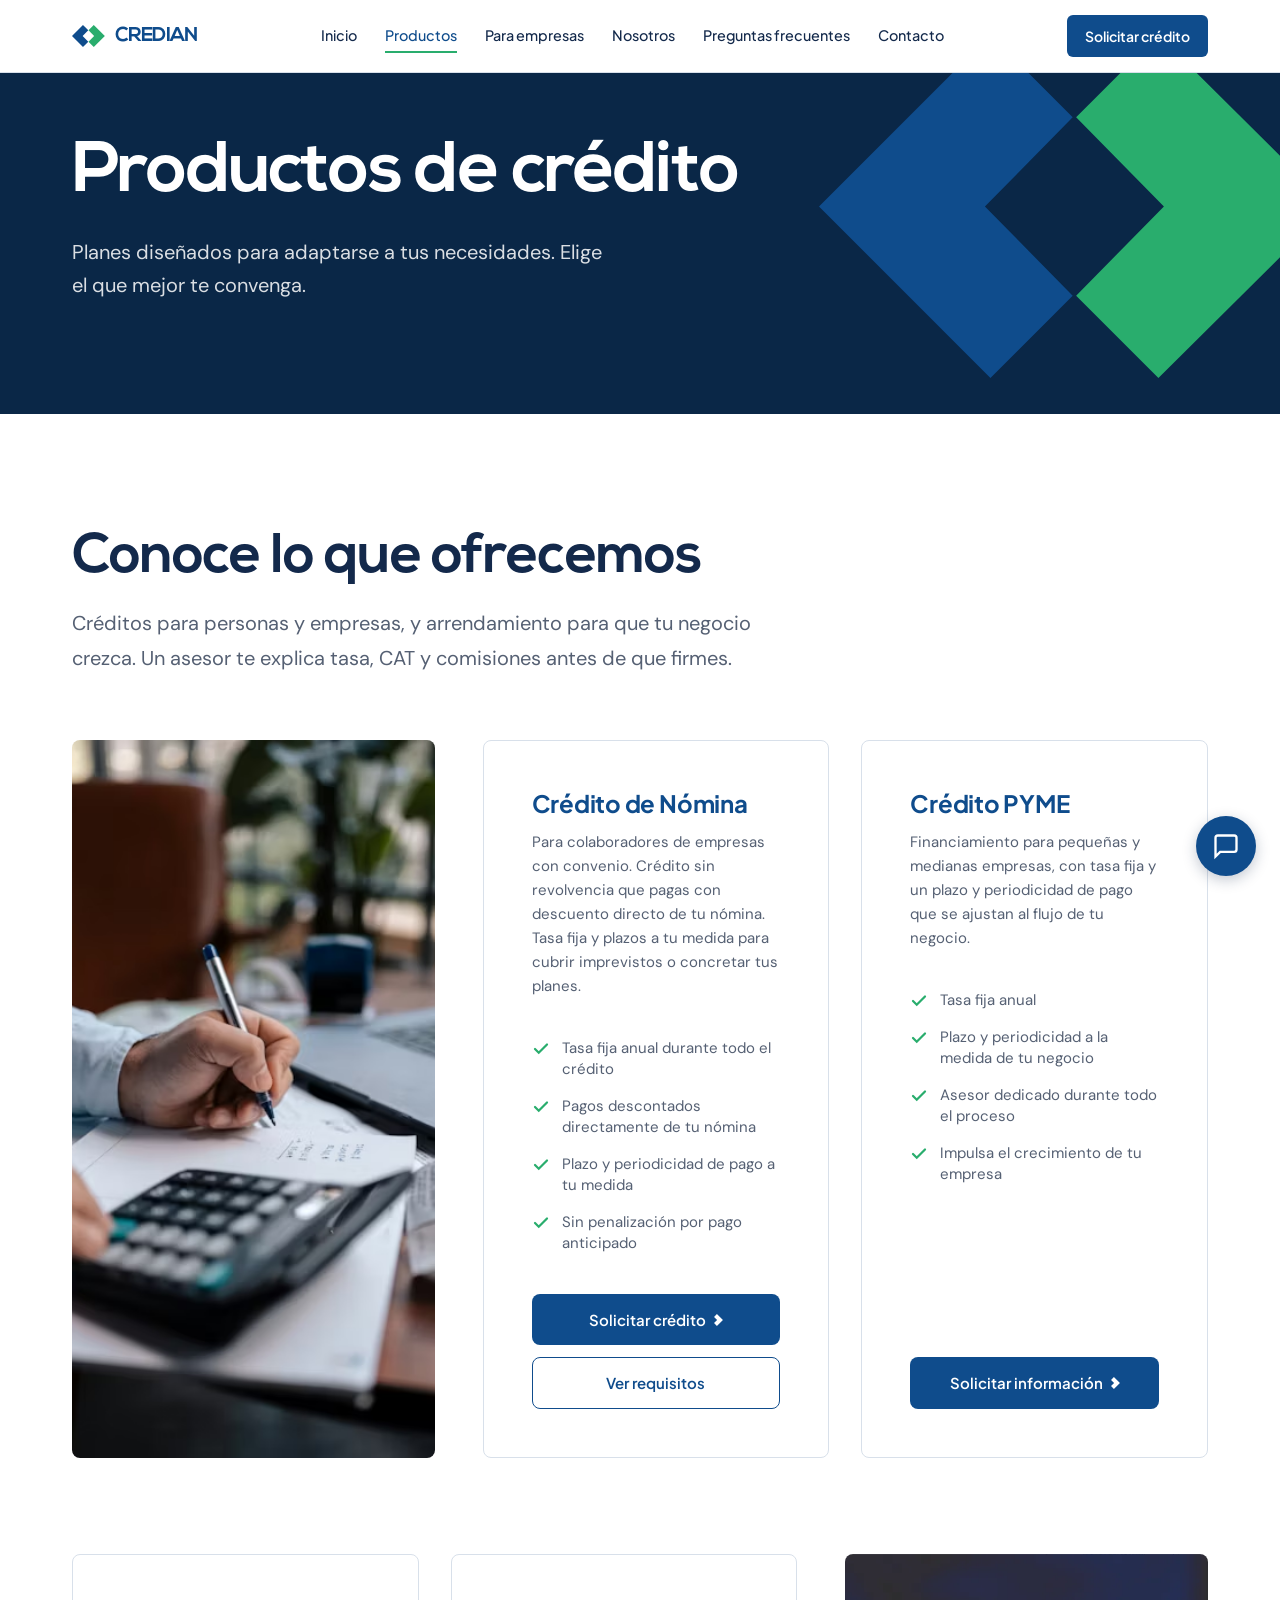
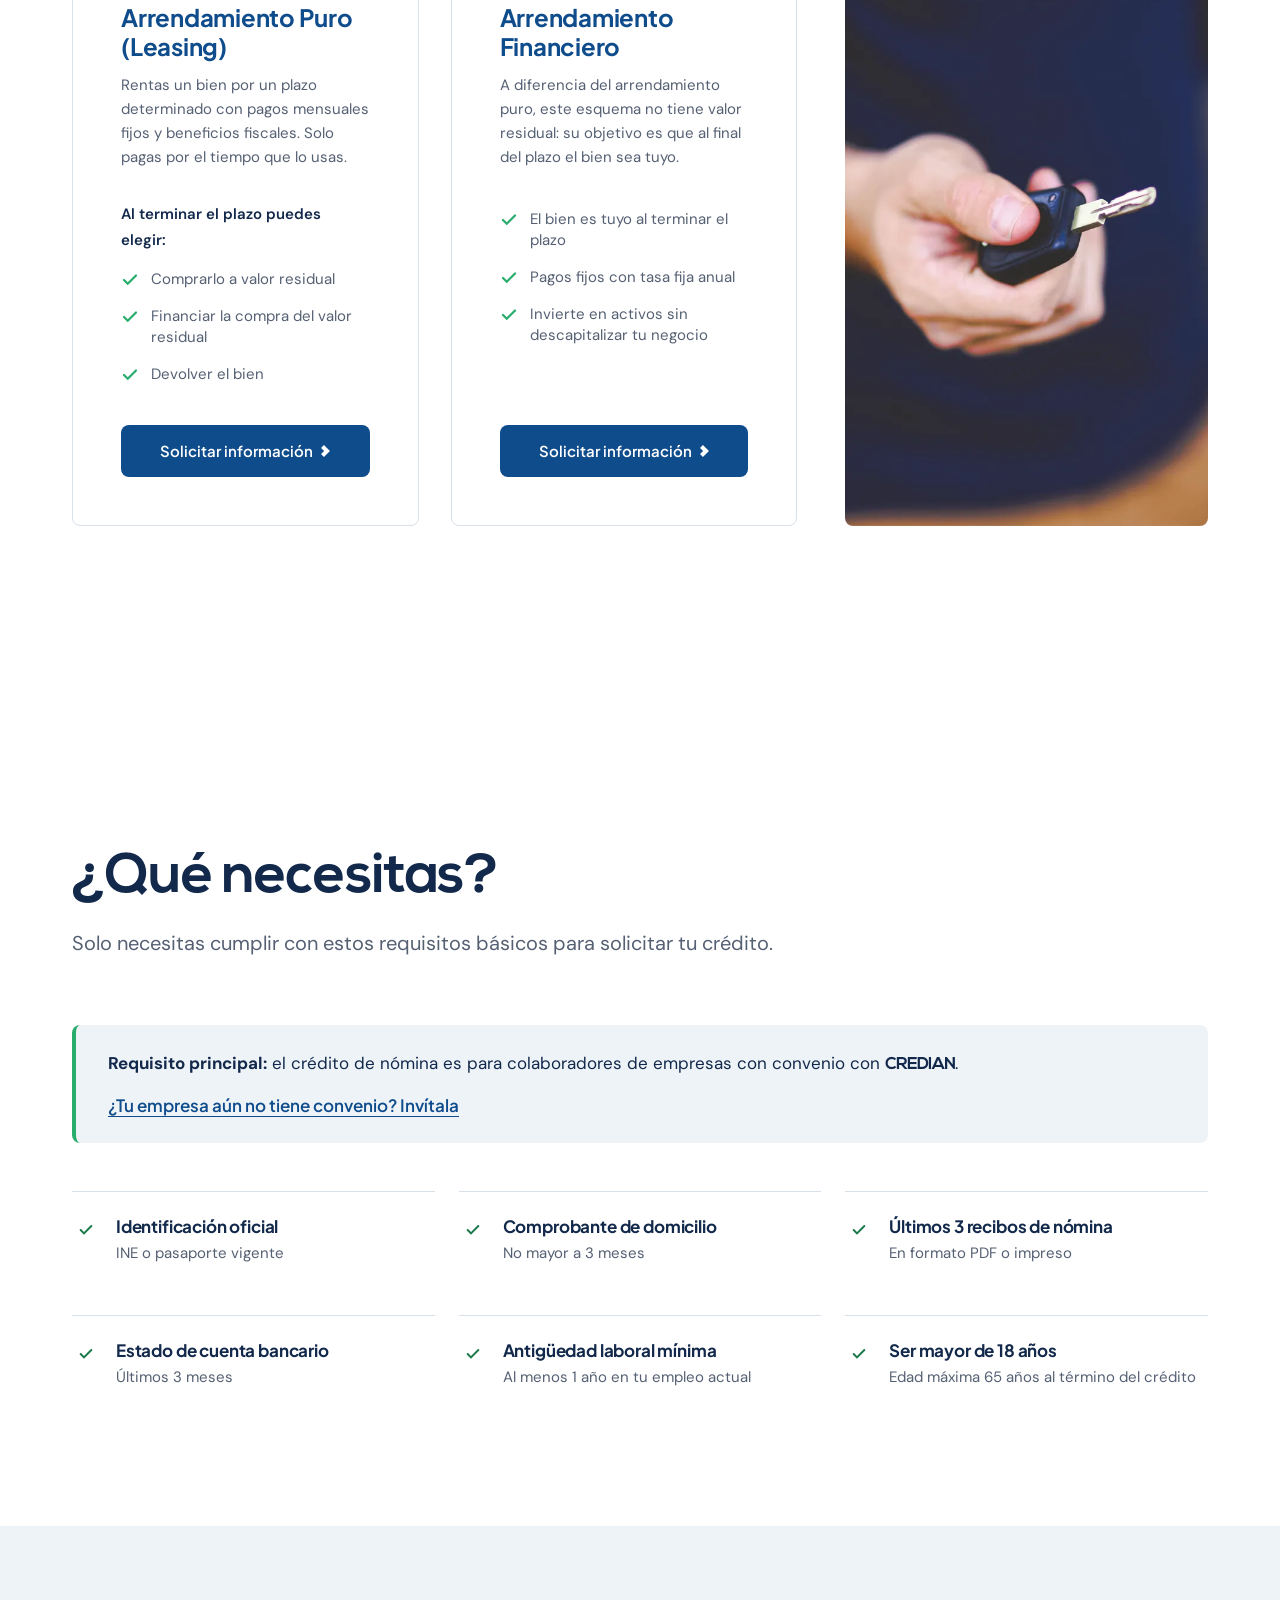
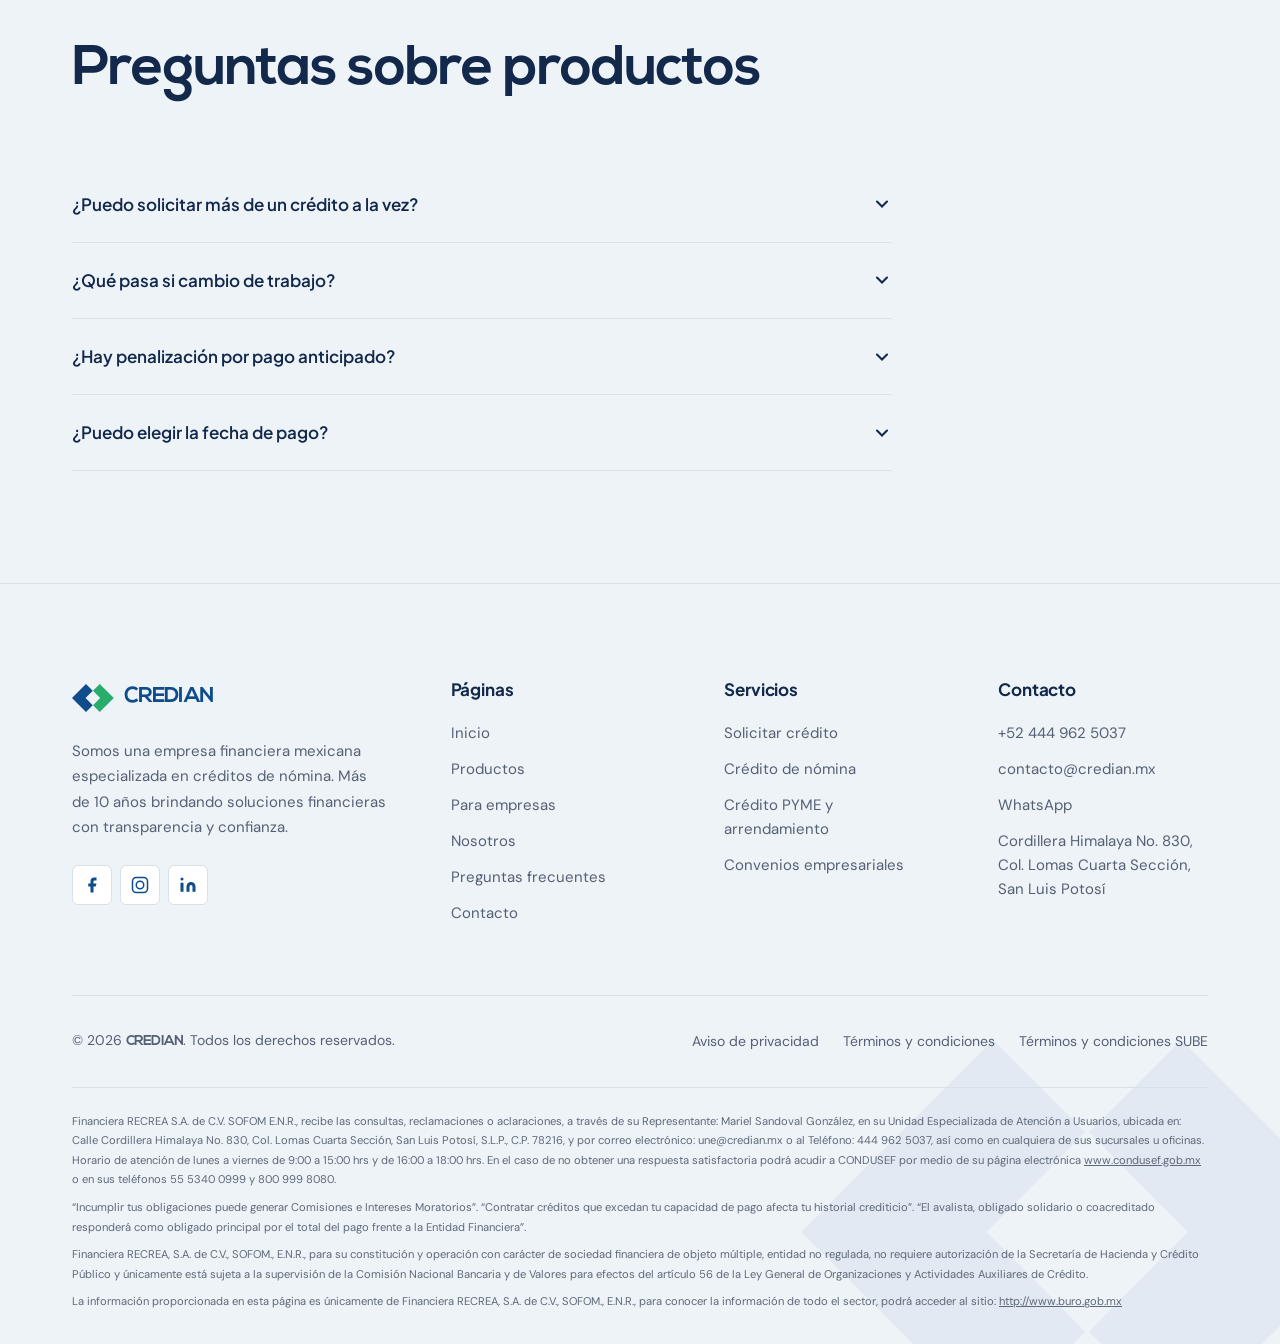
<file: productos/index.html>
<!DOCTYPE html>
<html lang="es-MX">

<head>
  <meta charset="UTF-8">
  <meta name="viewport" content="width=device-width, initial-scale=1.0">
  <title>CREDIAN | Productos</title>
  <link rel="icon" href="../img/credian.ico" type="image/x-icon">
  <meta name="description"
    content="Conoce nuestros productos de crédito de nómina y soluciones financieras. Tasas competitivas y plazos flexibles.">
  <!-- Dirección oficial y vista previa al compartir -->
  <link rel="canonical" href="https://www.credian.mx/productos/">
  <meta property="og:type" content="website">
  <meta property="og:site_name" content="CREDIAN">
  <meta property="og:locale" content="es_MX">
  <meta property="og:url" content="https://www.credian.mx/productos/">
  <meta property="og:title" content="Crédito de nómina, PYME y arrendamiento | CREDIAN">
  <meta property="og:description" content="Conoce nuestros productos de crédito de nómina y soluciones financieras. Tasas competitivas y plazos flexibles.">
  <meta property="og:image" content="https://www.credian.mx/img/og/productos.jpg">
  <meta property="og:image:width" content="1200">
  <meta property="og:image:height" content="630">
  <meta property="og:image:alt" content="Crédito de nómina, PYME y arrendamiento | CREDIAN">
  <meta name="twitter:card" content="summary_large_image">
  <meta name="twitter:title" content="Crédito de nómina, PYME y arrendamiento | CREDIAN">
  <meta name="twitter:description" content="Conoce nuestros productos de crédito de nómina y soluciones financieras. Tasas competitivas y plazos flexibles.">
  <meta name="twitter:image" content="https://www.credian.mx/img/og/productos.jpg">
  <link rel="preload" href="../font/nexa-bold.otf" as="font" type="font/otf" crossorigin>
  <link rel="preconnect" href="https://fonts.googleapis.com">
  <link rel="preconnect" href="https://fonts.gstatic.com" crossorigin>
  <link rel="stylesheet"
    href="https://fonts.googleapis.com/css2?family=DM+Sans:ital,opsz,wght@0,9..40,300;0,9..40,400;0,9..40,500;0,9..40,600;0,9..40,700;1,9..40,400&family=Plus+Jakarta+Sans:wght@400;500;600;700;800&display=swap">
  <noscript>
    <style>
      .reveal, .reveal-left, .reveal-right, .reveal-scale, .hero-enter { opacity: 1 !important; transform: none !important; }
    </style>
  </noscript>
  <link rel="stylesheet" href="../css/reset.css?v=1.9">
  <link rel="stylesheet" href="../css/variables.css?v=1.9">
  <link rel="stylesheet" href="../css/animations.css?v=1.9">
  <link rel="stylesheet" href="../css/global.css?v=1.9">
  <!-- Créditos (incluye la tipografía Nexa, requisito de su licencia) -->
  <link rel="author" href="../humans.txt">
  <style>
    .product-card {
      background: var(--color-white);
      border-radius: var(--radius-xl);
      padding: var(--space-2xl);
      border: 1px solid var(--color-gray-mid);
      transition: all var(--transition-base);
      position: relative;
      overflow: hidden;
      display: flex;
      flex-direction: column;
    }

    .product-card:hover {
      border-color: var(--color-blue-light)
    }

    .products-category {
      display: grid;
      grid-template-columns: 1fr 2fr;
      gap: var(--space-2xl);
      margin-bottom: var(--space-4xl);
    }

    .products-category--reverse {
      grid-template-columns: 2fr 1fr;
    }

    .products-category__image {
      border-radius: var(--radius-xl);
      overflow: hidden;
      position: relative;
      min-height: 300px;
    }

    .products-category__image img {
      width: 100%;
      height: 100%;
      object-fit: cover;
      transition: transform var(--transition-slow);
      position: absolute;
      top: 0;
      left: 0;
    }

    .products-category__image:hover img {
      transform: scale(1.05);
    }

    .products-category__cards {
      display: grid;
      grid-template-columns: repeat(auto-fit, minmax(280px, 1fr));
      gap: var(--space-xl);
    }

    @media (max-width: 992px) {

      .products-category,
      .products-category--reverse {
        grid-template-columns: 1fr;
      }

      .products-category__image {
        min-height: 250px;
        order: -1;
      }
    }

    .product-card__name {
      font-size: var(--text-xl);
      font-weight: var(--fw-bold);
      margin-bottom: var(--space-sm);
      color: var(--color-blue);
    }

    .product-card__desc {
      font-size: var(--text-sm);
      color: var(--color-gray-text);
      line-height: 1.6;
      margin-bottom: var(--space-xl);
    }

    .product-card__lead {
      font-size: var(--text-sm);
      font-weight: var(--fw-semibold);
      color: var(--color-dark);
      margin-bottom: var(--space-xs);
    }

    .product-card__actions {
      display: flex;
      flex-wrap: wrap;
      gap: var(--space-sm);
      margin-top: auto;
    }

    .product-card__actions .btn {
      flex: 1 1 auto;
    }

    .product-card__features {
      list-style: none;
      margin-bottom: var(--space-xl);
      flex-grow: 1;
    }

    .product-card__features li {
      display: flex;
      align-items: flex-start;
      gap: .75rem;
      padding: .5rem 0;
      font-size: var(--text-sm);
      color: var(--color-gray-text);
      line-height: 1.4;
    }

    .product-card__features li svg {
      width: 18px;
      height: 18px;
      color: var(--color-green);
      flex-shrink: 0;
      margin-top: 2px;
    }

    .compare-table {
      width: 100%;
      border-collapse: collapse;
      border-radius: var(--radius-lg);
      overflow: hidden;
    }

    .compare-table thead {
      background: var(--color-navbar)
    }

    .compare-table th {
      color: #fff;
      font-family: var(--font-display);
      font-weight: var(--fw-semibold);
      font-size: var(--text-sm);
      padding: 1rem 1.25rem;
      text-align: left
    }

    .compare-table td {
      padding: 1rem 1.25rem;
      font-size: var(--text-sm);
      border-bottom: 1px solid var(--color-gray-mid)
    }

    .compare-table tbody tr:nth-child(even) {
      background: var(--color-gray-light)
    }

    .compare-table tbody tr:hover {
      background: rgba(43, 77, 168, .04)
    }

    .compare-table td:first-child {
      font-weight: var(--fw-medium);
      color: var(--color-dark)
    }

    .check-svg {
      color: var(--color-green)
    }

    .requirements {
      display: grid;
      grid-template-columns: repeat(auto-fit, minmax(280px, 1fr));
      gap: var(--space-lg)
    }

    .req-item {
      display: flex;
      align-items: flex-start;
      gap: var(--space-md);
      padding: var(--space-lg);
      background: var(--color-white);
      border-radius: var(--radius-md);
      transition: all var(--transition-base)
    }

    .req-item:hover {
      transform: translateX(4px)
    }

    .req-item__check {
      width: 28px;
      height: 28px;
      border-radius: var(--radius-full);
      background: var(--color-gray-light);
      display: flex;
      align-items: center;
      justify-content: center;
      flex-shrink: 0;
      color: var(--color-green)
    }

    .req-item__check svg {
      width: 16px;
      height: 16px
    }

    .faq-section .accordion-item {
      background: var(--color-white);
      border-radius: var(--radius-md);
      margin-bottom: var(--space-md);
      border: 1px solid var(--color-gray-mid);
      overflow: hidden
    }

    .faq-section .accordion-trigger {
      display: flex;
      align-items: center;
      justify-content: space-between;
      width: 100%;
      padding: var(--space-lg) var(--space-xl);
      font-family: var(--font-display);
      font-size: var(--text-base);
      font-weight: var(--fw-semibold);
      color: var(--color-dark);
      cursor: pointer;
      transition: background var(--transition-fast);
      text-align: left
    }

    .faq-section .accordion-trigger:hover {
      background: var(--color-gray-light)
    }

    .faq-section .accordion-content {
      padding: 0 var(--space-xl) 0;
      color: var(--color-gray-text);
      font-size: var(--text-sm);
      line-height: 1.8
    }

    .faq-section .accordion-item.active .accordion-content {
      padding-bottom: var(--space-lg)
    }

    .accordion-icon svg {
      width: 20px;
      height: 20px;
      transition: transform var(--transition-base)
    }

    .accordion-item.active .accordion-icon svg {
      transform: rotate(180deg)
    }

    @media(max-width:768px) {
      .compare-wrapper {
        overflow-x: auto;
        -webkit-overflow-scrolling: touch
      }

      .compare-table {
        min-width: 600px
      }
    }

    /* ======== Lenguaje visual CREDIAN ======== */
    .product-card {
      border-radius: 8px
    }

    /* Requisitos: lista abierta con divisores */
    .req-item {
      background: none;
      border: 0;
      border-top: 1px solid var(--color-gray-mid);
      border-radius: 0;
      padding: var(--space-lg) 0
    }

    .req-item:hover {
      transform: none
    }

    .req-item__check {
      background: none;
      color: var(--color-green-dark)
    }

    .req-callout {
      display: flex;
      flex-wrap: wrap;
      align-items: center;
      justify-content: space-between;
      gap: var(--space-sm) var(--space-xl);
      padding: var(--space-lg) var(--space-xl);
      margin-bottom: var(--space-2xl);
      background: var(--color-gray-light);
      border-left: 4px solid var(--color-green);
      border-radius: 8px
    }

    .req-callout p {
      color: var(--color-dark)
    }

    .req-callout__link {
      font-family: var(--font-display);
      font-weight: var(--fw-semibold);
      color: var(--color-blue);
      text-decoration: underline;
      text-underline-offset: 4px
    }

    /* Preguntas: lista con divisores, alineada a la izquierda */
    .faq-section .container--narrow {
      max-width: var(--max-width)
    }

    .faq-section .accordion-item {
      max-width: 820px;
      background: none;
      border: 0;
      border-bottom: 1px solid var(--color-gray-mid);
      border-radius: 0;
      margin-bottom: 0
    }

    .faq-section .accordion-trigger {
      padding-left: 0;
      padding-right: 0
    }

    .faq-section .accordion-trigger:hover {
      background: none;
      color: var(--color-blue)
    }

    .faq-section .accordion-content {
      padding-left: 0;
      padding-right: 0
    }
  </style>
</head>

<body class="page-body">
  <div class="page-transition-overlay" aria-hidden="true"></div>

  <nav class="navbar" aria-label="Navegación principal">
    <div class="navbar__inner">
      <a href="../" class="navbar__logo" data-internal aria-label="CREDIAN — Inicio">
        <svg class="navbar__img brand-mark" viewBox="0 0 747 500" aria-hidden="true" focusable="false"><polygon class="brand-mark__blue" fill="#0F4C8C" points="0,250 250,0 370,120 242,250 370,380 250,500" /><polygon class="brand-mark__green" fill="#29AD6D" points="375,120 495,0 747,250 495,500 375,380 503,250" /></svg>
        <span class="navbar__logo-text">CREDIAN</span>
      </a>
      <div class="navbar__links">
        <a href="../" class="navbar__link" data-internal>Inicio</a>
        <a href="../productos/" class="navbar__link active" aria-current="page" data-internal>Productos</a>
        <a href="../convenios/" class="navbar__link" data-internal>Para empresas</a>
        <a href="../nosotros/" class="navbar__link" data-internal>Nosotros</a>
        <a href="../dudas/" class="navbar__link" data-internal>Preguntas frecuentes</a>
        <a href="../contacto/" class="navbar__link" data-internal>Contacto</a>
      </div>
      <div class="navbar__actions">
        <a href="https://wa.me/15557277347?text=Hola%2C%20quiero%20solicitar%20un%20cr%C3%A9dito" class="navbar__cta" target="_blank" rel="noopener">Solicitar crédito</a>
      </div>
      <button class="navbar__hamburger" aria-label="Abrir menú" aria-expanded="false" aria-controls="mobile-menu">
        <span></span><span></span><span></span>
      </button>
    </div>
  </nav>
  <div class="mobile-menu" id="mobile-menu" aria-hidden="true">
    <a href="../" class="mobile-menu__link" data-internal>Inicio</a>
    <a href="../productos/" class="mobile-menu__link" aria-current="page" data-internal>Productos</a>
    <a href="../convenios/" class="mobile-menu__link" data-internal>Para empresas</a>
    <a href="../nosotros/" class="mobile-menu__link" data-internal>Nosotros</a>
    <a href="../dudas/" class="mobile-menu__link" data-internal>Preguntas frecuentes</a>
    <a href="../contacto/" class="mobile-menu__link" data-internal>Contacto</a>
    <div class="mobile-menu__divider"></div>
    <a href="https://wa.me/15557277347?text=Hola%2C%20quiero%20solicitar%20un%20cr%C3%A9dito" class="mobile-menu__link" target="_blank" rel="noopener">Solicitar crédito</a>
  </div>

  <!-- HERO -->
  <section class="hero hero--small">
    <div class="hero__bg"></div>
    <div class="hero__content">
      <h1 class="hero__title hero-enter">Productos de crédito
      </h1>
      <p class="hero__subtitle hero-enter">Planes diseñados para adaptarse a tus necesidades. Elige el que mejor te
        convenga.</p>
    </div>
  </section>

  <!-- PRODUCTS -->
  <section class="section">
    <div class="container">
      <div class="section__header reveal">
        <h2 class="section__title">Conoce lo que ofrecemos</h2>
        <p class="section__subtitle">Créditos para personas y empresas, y arrendamiento para que tu negocio crezca.
          Un asesor te explica tasa, CAT y comisiones antes de que firmes.</p>
      </div>
      <!-- Categoría: Créditos -->
      <div class="products-category reveal">
        <div class="products-category__image">
          <img src="../img/premium_photo-1679496828825-5d479da38e07.avif" alt="" width="500" height="625"
            loading="lazy" decoding="async">
        </div>
        <div class="products-category__cards">
          <div class="product-card stagger-1">
            <h3 class="product-card__name">Crédito de Nómina</h3>
            <p class="product-card__desc">Para colaboradores de empresas con convenio. Crédito sin revolvencia que pagas con descuento directo de tu nómina. Tasa fija y plazos a tu medida para cubrir imprevistos o concretar tus planes.</p>
            <ul class="product-card__features">
              <li><svg viewBox="0 0 24 24" fill="none" stroke="currentColor" stroke-width="3" stroke-linecap="round" aria-hidden="true"><polyline points="20 6 9 17 4 12" /></svg>Tasa fija anual durante todo el crédito</li>
              <li><svg viewBox="0 0 24 24" fill="none" stroke="currentColor" stroke-width="3" stroke-linecap="round" aria-hidden="true"><polyline points="20 6 9 17 4 12" /></svg>Pagos descontados directamente de tu nómina</li>
              <li><svg viewBox="0 0 24 24" fill="none" stroke="currentColor" stroke-width="3" stroke-linecap="round" aria-hidden="true"><polyline points="20 6 9 17 4 12" /></svg>Plazo y periodicidad de pago a tu medida</li>
              <li><svg viewBox="0 0 24 24" fill="none" stroke="currentColor" stroke-width="3" stroke-linecap="round" aria-hidden="true"><polyline points="20 6 9 17 4 12" /></svg>Sin penalización por pago anticipado</li>
            </ul>
            <div class="product-card__actions">
              <a href="https://wa.me/15557277347?text=Hola%2C%20quiero%20solicitar%20un%20cr%C3%A9dito" class="btn btn--primary" target="_blank" rel="noopener">Solicitar crédito</a>
              <a href="#requisitos" class="btn btn--secondary">Ver requisitos</a>
            </div>
          </div>
          <div class="product-card stagger-2">
            <h3 class="product-card__name">Crédito PYME</h3>
            <p class="product-card__desc">Financiamiento para pequeñas y medianas empresas, con tasa fija y un plazo y periodicidad de pago que se ajustan al flujo de tu negocio.</p>
            <ul class="product-card__features">
              <li><svg viewBox="0 0 24 24" fill="none" stroke="currentColor" stroke-width="3" stroke-linecap="round" aria-hidden="true"><polyline points="20 6 9 17 4 12" /></svg>Tasa fija anual</li>
              <li><svg viewBox="0 0 24 24" fill="none" stroke="currentColor" stroke-width="3" stroke-linecap="round" aria-hidden="true"><polyline points="20 6 9 17 4 12" /></svg>Plazo y periodicidad a la medida de tu negocio</li>
              <li><svg viewBox="0 0 24 24" fill="none" stroke="currentColor" stroke-width="3" stroke-linecap="round" aria-hidden="true"><polyline points="20 6 9 17 4 12" /></svg>Asesor dedicado durante todo el proceso</li>
              <li><svg viewBox="0 0 24 24" fill="none" stroke="currentColor" stroke-width="3" stroke-linecap="round" aria-hidden="true"><polyline points="20 6 9 17 4 12" /></svg>Impulsa el crecimiento de tu empresa</li>
            </ul>
            <div class="product-card__actions">
              <a href="../contacto/?asunto=pyme" class="btn btn--primary" data-internal>Solicitar información</a>
            </div>
          </div>
        </div>
      </div>

      <!-- Categoría: Arrendamientos -->
      <div class="products-category products-category--reverse reveal">
        <div class="products-category__cards">
          <div class="product-card stagger-3">
            <h3 class="product-card__name">Arrendamiento Puro (Leasing)</h3>
            <p class="product-card__desc">Rentas un bien por un plazo determinado con pagos mensuales fijos y beneficios fiscales. Solo pagas por el tiempo que lo usas.</p>
            <p class="product-card__lead">Al terminar el plazo puedes elegir:</p>
            <ul class="product-card__features">
              <li><svg viewBox="0 0 24 24" fill="none" stroke="currentColor" stroke-width="3" stroke-linecap="round" aria-hidden="true"><polyline points="20 6 9 17 4 12" /></svg>Comprarlo a valor residual</li>
              <li><svg viewBox="0 0 24 24" fill="none" stroke="currentColor" stroke-width="3" stroke-linecap="round" aria-hidden="true"><polyline points="20 6 9 17 4 12" /></svg>Financiar la compra del valor residual</li>
              <li><svg viewBox="0 0 24 24" fill="none" stroke="currentColor" stroke-width="3" stroke-linecap="round" aria-hidden="true"><polyline points="20 6 9 17 4 12" /></svg>Devolver el bien</li>
            </ul>
            <div class="product-card__actions">
              <a href="../contacto/?asunto=arrendamiento" class="btn btn--primary" data-internal>Solicitar información</a>
            </div>
          </div>
          <div class="product-card stagger-4">
            <h3 class="product-card__name">Arrendamiento Financiero</h3>
            <p class="product-card__desc">A diferencia del arrendamiento puro, este esquema no tiene valor residual: su objetivo es que al final del plazo el bien sea tuyo.</p>
            <ul class="product-card__features">
              <li><svg viewBox="0 0 24 24" fill="none" stroke="currentColor" stroke-width="3" stroke-linecap="round" aria-hidden="true"><polyline points="20 6 9 17 4 12" /></svg>El bien es tuyo al terminar el plazo</li>
              <li><svg viewBox="0 0 24 24" fill="none" stroke="currentColor" stroke-width="3" stroke-linecap="round" aria-hidden="true"><polyline points="20 6 9 17 4 12" /></svg>Pagos fijos con tasa fija anual</li>
              <li><svg viewBox="0 0 24 24" fill="none" stroke="currentColor" stroke-width="3" stroke-linecap="round" aria-hidden="true"><polyline points="20 6 9 17 4 12" /></svg>Invierte en activos sin descapitalizar tu negocio</li>
            </ul>
            <div class="product-card__actions">
              <a href="../contacto/?asunto=arrendamiento" class="btn btn--primary" data-internal>Solicitar información</a>
            </div>
          </div>
        </div>
        <div class="products-category__image">
          <img src="../img/servicio3.webp" alt="" width="800" height="954" loading="lazy" decoding="async">
        </div>
      </div>
    </div>
  </section>

  <!-- REQUIREMENTS -->
  <section class="section" id="requisitos">
    <div class="container">
      <div class="section__header reveal">
        <h2 class="section__title">¿Qué necesitas?</h2>
        <p class="section__subtitle">Solo necesitas cumplir con estos requisitos básicos para solicitar tu crédito.</p>
      </div>
      <div class="req-callout reveal">
        <p><strong>Requisito principal:</strong> el crédito de nómina es para colaboradores de empresas con
          convenio con CREDIAN.</p>
        <a href="../convenios/" class="req-callout__link" data-internal>¿Tu empresa aún no tiene convenio?
          Invítala</a>
      </div>
      <div class="requirements">
        <div class="req-item reveal stagger-1">
          <div class="req-item__check"><svg viewBox="0 0 24 24" fill="none" stroke="currentColor" stroke-width="3"
              stroke-linecap="round">
              <polyline points="20 6 9 17 4 12" />
            </svg></div>
          <div>
            <h3 style="font-size:var(--text-base);margin-bottom:4px">Identificación oficial</h3>
            <p style="font-size:var(--text-sm);color:var(--color-gray-text)">INE o pasaporte vigente</p>
          </div>
        </div>
        <div class="req-item reveal stagger-2">
          <div class="req-item__check"><svg viewBox="0 0 24 24" fill="none" stroke="currentColor" stroke-width="3"
              stroke-linecap="round">
              <polyline points="20 6 9 17 4 12" />
            </svg></div>
          <div>
            <h3 style="font-size:var(--text-base);margin-bottom:4px">Comprobante de domicilio</h3>
            <p style="font-size:var(--text-sm);color:var(--color-gray-text)">No mayor a 3 meses</p>
          </div>
        </div>
        <div class="req-item reveal stagger-3">
          <div class="req-item__check"><svg viewBox="0 0 24 24" fill="none" stroke="currentColor" stroke-width="3"
              stroke-linecap="round">
              <polyline points="20 6 9 17 4 12" />
            </svg></div>
          <div>
            <h3 style="font-size:var(--text-base);margin-bottom:4px">Últimos 3 recibos de nómina</h3>
            <p style="font-size:var(--text-sm);color:var(--color-gray-text)">En formato PDF o impreso</p>
          </div>
        </div>
        <div class="req-item reveal stagger-4">
          <div class="req-item__check"><svg viewBox="0 0 24 24" fill="none" stroke="currentColor" stroke-width="3"
              stroke-linecap="round">
              <polyline points="20 6 9 17 4 12" />
            </svg></div>
          <div>
            <h3 style="font-size:var(--text-base);margin-bottom:4px">Estado de cuenta bancario</h3>
            <p style="font-size:var(--text-sm);color:var(--color-gray-text)">Últimos 3 meses</p>
          </div>
        </div>
        <div class="req-item reveal stagger-5">
          <div class="req-item__check"><svg viewBox="0 0 24 24" fill="none" stroke="currentColor" stroke-width="3"
              stroke-linecap="round">
              <polyline points="20 6 9 17 4 12" />
            </svg></div>
          <div>
            <h3 style="font-size:var(--text-base);margin-bottom:4px">Antigüedad laboral mínima</h3>
            <p style="font-size:var(--text-sm);color:var(--color-gray-text)">Al menos 1 año en tu empleo actual</p>
          </div>
        </div>
        <div class="req-item reveal stagger-6">
          <div class="req-item__check"><svg viewBox="0 0 24 24" fill="none" stroke="currentColor" stroke-width="3"
              stroke-linecap="round">
              <polyline points="20 6 9 17 4 12" />
            </svg></div>
          <div>
            <h3 style="font-size:var(--text-base);margin-bottom:4px">Ser mayor de 18 años</h3>
            <p style="font-size:var(--text-sm);color:var(--color-gray-text)">Edad máxima 65 años al término del crédito
            </p>
          </div>
        </div>
      </div>
    </div>
  </section>

  <!-- FAQ -->
  <section class="section section--gray faq-section">
    <div class="container container--narrow">
      <div class="section__header reveal">
        <h2 class="section__title">Preguntas sobre productos</h2>
      </div>
      <div class="accordion-item reveal"><button class="accordion-trigger" aria-expanded="false"><span>¿Puedo solicitar
            más de un crédito a la vez?</span><span class="accordion-icon"><svg viewBox="0 0 24 24" fill="none"
              stroke="currentColor" stroke-width="2.5" stroke-linecap="round" width="20" height="20">
              <polyline points="6 9 12 15 18 9" />
            </svg></span></button>
        <div class="accordion-content">
          <p>No, solo puedes tener un crédito activo. Sin embargo, una vez que hayas pagado el 50% de tu crédito actual,
            puedes solicitar una renovación con mejores condiciones.</p>
        </div>
      </div>
      <div class="accordion-item reveal"><button class="accordion-trigger" aria-expanded="false"><span>¿Qué pasa si
            cambio de trabajo?</span><span class="accordion-icon"><svg viewBox="0 0 24 24" fill="none"
              stroke="currentColor" stroke-width="2.5" stroke-linecap="round" width="20" height="20">
              <polyline points="6 9 12 15 18 9" />
            </svg></span></button>
        <div class="accordion-content">
          <p>Si cambias de empleo, contacta a tu asesor para reestructurar el método de pago. Puedes continuar pagando
            mediante domiciliación bancaria.</p>
        </div>
      </div>
      <div class="accordion-item reveal"><button class="accordion-trigger" aria-expanded="false"><span>¿Hay penalización
            por pago anticipado?</span><span class="accordion-icon"><svg viewBox="0 0 24 24" fill="none"
              stroke="currentColor" stroke-width="2.5" stroke-linecap="round" width="20" height="20">
              <polyline points="6 9 12 15 18 9" />
            </svg></span></button>
        <div class="accordion-content">
          <p>No, en CREDIAN no cobramos penalización por pago anticipado. De hecho, al liquidar antes ahorras en
            intereses.</p>
        </div>
      </div>
      <div class="accordion-item reveal"><button class="accordion-trigger" aria-expanded="false"><span>¿Puedo elegir la
            fecha de pago?</span><span class="accordion-icon"><svg viewBox="0 0 24 24" fill="none" stroke="currentColor"
              stroke-width="2.5" stroke-linecap="round" width="20" height="20">
              <polyline points="6 9 12 15 18 9" />
            </svg></span></button>
        <div class="accordion-content">
          <p>El descuento se realiza automáticamente de tu nómina en la fecha que tu empresa procesa el pago, así no
            tienes que preocuparte por fechas.</p>
        </div>
      </div>
    </div>
  </section>

  <!-- FOOTER -->
  <footer class="footer">
    <div class="container">
      <div class="footer__grid">
        <div class="footer__brand">
          <div class="footer__logo">
            <svg class="footer__img brand-mark" viewBox="0 0 747 500" aria-hidden="true" focusable="false"><polygon class="brand-mark__blue" fill="#0F4C8C" points="0,250 250,0 370,120 242,250 370,380 250,500" /><polygon class="brand-mark__green" fill="#29AD6D" points="375,120 495,0 747,250 495,500 375,380 503,250" /></svg>
            <span class="footer__logo-text">CREDIAN</span>
          </div>
          <p class="footer__brand-desc">Somos una empresa financiera mexicana especializada en créditos de nómina. Más
            de 10 años brindando soluciones financieras con transparencia y confianza.</p>
          <div class="footer__social">
            <a href="https://www.facebook.com/credian.mx/" class="footer__social-link" target="_blank" rel="noopener"
              aria-label="Facebook de CREDIAN"><svg viewBox="0 0 24 24" fill="currentColor" aria-hidden="true">
                <path d="M18 2h-3a5 5 0 00-5 5v3H7v4h3v8h4v-8h3l1-4h-4V7a1 1 0 011-1h3z" />
              </svg></a>
            <a href="https://www.instagram.com/credianmx/" class="footer__social-link" target="_blank" rel="noopener"
              aria-label="Instagram de CREDIAN"><svg viewBox="0 0 24 24" fill="none" stroke="currentColor"
                stroke-width="2" aria-hidden="true">
                <rect x="2" y="2" width="20" height="20" rx="5" />
                <circle cx="12" cy="12" r="5" />
              </svg></a>
            <a href="https://www.linkedin.com/company/credian/" class="footer__social-link" target="_blank"
              rel="noopener" aria-label="LinkedIn de CREDIAN"><svg viewBox="0 0 24 24" fill="currentColor"
                aria-hidden="true">
                <path
                  d="M16 8a6 6 0 016 6v7h-4v-7a2 2 0 00-4 0v7h-4v-7a6 6 0 016-6zM2 9h4v12H2zM4 6a2 2 0 100-4 2 2 0 000 4z" />
              </svg></a>
          </div>
        </div>
        <div>
          <h2 class="footer__column-title">Páginas</h2>
          <a href="../" class="footer__link" data-internal>Inicio</a>
          <a href="../productos/" class="footer__link" data-internal>Productos</a>
          <a href="../convenios/" class="footer__link" data-internal>Para empresas</a>
          <a href="../nosotros/" class="footer__link" data-internal>Nosotros</a>
          <a href="../dudas/" class="footer__link" data-internal>Preguntas frecuentes</a>
          <a href="../contacto/" class="footer__link" data-internal>Contacto</a>
        </div>
        <div>
          <h2 class="footer__column-title">Servicios</h2>
          <a href="https://cib.logicsystems.com.mx/RECREA/LoginCredian.aspx?EMP=RECREA" class="footer__link" target="_blank" rel="noopener">Solicitar crédito</a>
          <a href="../productos/" class="footer__link" data-internal>Crédito de nómina</a>
          <a href="../productos/" class="footer__link" data-internal>Crédito PYME y arrendamiento</a>
          <a href="../convenios/" class="footer__link" data-internal>Convenios empresariales</a>
        </div>
        <div>
          <h2 class="footer__column-title">Contacto</h2>
          <a href="tel:+524449625037" class="footer__link">+52 444 962 5037</a>
          <a href="mailto:contacto@credian.mx" class="footer__link">contacto@credian.mx</a>
          <a href="https://wa.me/524442868687?text=Hola%2C%20quiero%20informaci%C3%B3n%20sobre%20un%20cr%C3%A9dito" class="footer__link" target="_blank" rel="noopener">WhatsApp</a>
          <a class="footer__link" href="https://maps.app.goo.gl/pszoTMPpHbt7NWdv6" target="_blank" rel="noopener">
            Cordillera Himalaya No. 830, Col. Lomas Cuarta Sección, San Luis Potosí
          </a>
        </div>
      </div>
      <div class="footer__bottom">
        <p class="footer__copy">&copy; <span id="current-year">2026</span> CREDIAN. Todos los derechos reservados.</p>
        <div class="footer__legal"><a href="../docs/aviso_de_privacidad.pdf" target="_blank" rel="noopener">Aviso de
            privacidad</a><a href="../docs/terminos_y_condiciones.pdf" target="_blank" rel="noopener">Términos y
            condiciones</a><a href="../docs/terminos_y_condiciones_SUBE.pdf" target="_blank" rel="noopener">Términos y
            condiciones SUBE</a></div>
      </div>
      <div class="footer__disclaimer">
        <p>Financiera RECREA S.A. de C.V. SOFOM E.N.R., recibe las consultas, reclamaciones o aclaraciones, a través de
          su Representante: Mariel Sandoval González, en su Unidad Especializada de Atención a Usuarios, ubicada en:
          Calle Cordillera Himalaya No. 830, Col. Lomas Cuarta Sección, San Luis Potosí, S.L.P., C.P. 78216, y por
          correo electrónico: une@credian.mx o al Teléfono: 444 962 5037, así como en cualquiera de sus sucursales u
          oficinas. Horario de atención de lunes a viernes de 9:00 a 15:00 hrs y de 16:00 a 18:00 hrs. En el caso de
          no obtener una respuesta satisfactoria podrá acudir a CONDUSEF por medio de su página electrónica
          <a href="https://www.condusef.gob.mx" target="_blank" rel="noopener"
            style="color: inherit; text-decoration: underline;">www.condusef.gob.mx</a> o en sus teléfonos 55 5340 0999
          y 800 999 8080.
        </p>
        <p>“Incumplir tus obligaciones puede generar Comisiones e Intereses Moratorios”. “Contratar créditos que excedan
          tu capacidad de pago afecta tu historial crediticio”. “El avalista, obligado solidario o coacreditado
          responderá como obligado principal por el total del pago frente a la Entidad Financiera”.</p>
        <p>Financiera RECREA, S.A. de C.V., SOFOM., E.N.R., para su constitución y operación con carácter de sociedad
          financiera de objeto múltiple, entidad no regulada, no requiere autorización de la Secretaría de Hacienda y
          Crédito Público y únicamente está sujeta a la supervisión de la Comisión Nacional Bancaria y de Valores para
          efectos del artículo 56 de la Ley General de Organizaciones y Actividades Auxiliares de Crédito.</p>
        <p>La información proporcionada en esta página es únicamente de Financiera RECREA, S.A. de C.V., SOFOM., E.N.R.,
          para conocer la información de todo el sector, podrá acceder al sitio: <a href="http://www.buro.gob.mx"
            target="_blank" rel="noopener"
            style="color: inherit; text-decoration: underline;">http://www.buro.gob.mx</a></p>
      </div>
    </div>
  </footer>
  <script src="../js/nav.js?v=1.9"></script>
  <script src="../js/main.js?v=1.9"></script>
  <script src="../js/animations.js?v=1.9"></script>
  <script src="../js/chatbot.js?v=1.9" defer></script>
</body>

</html>
</file>
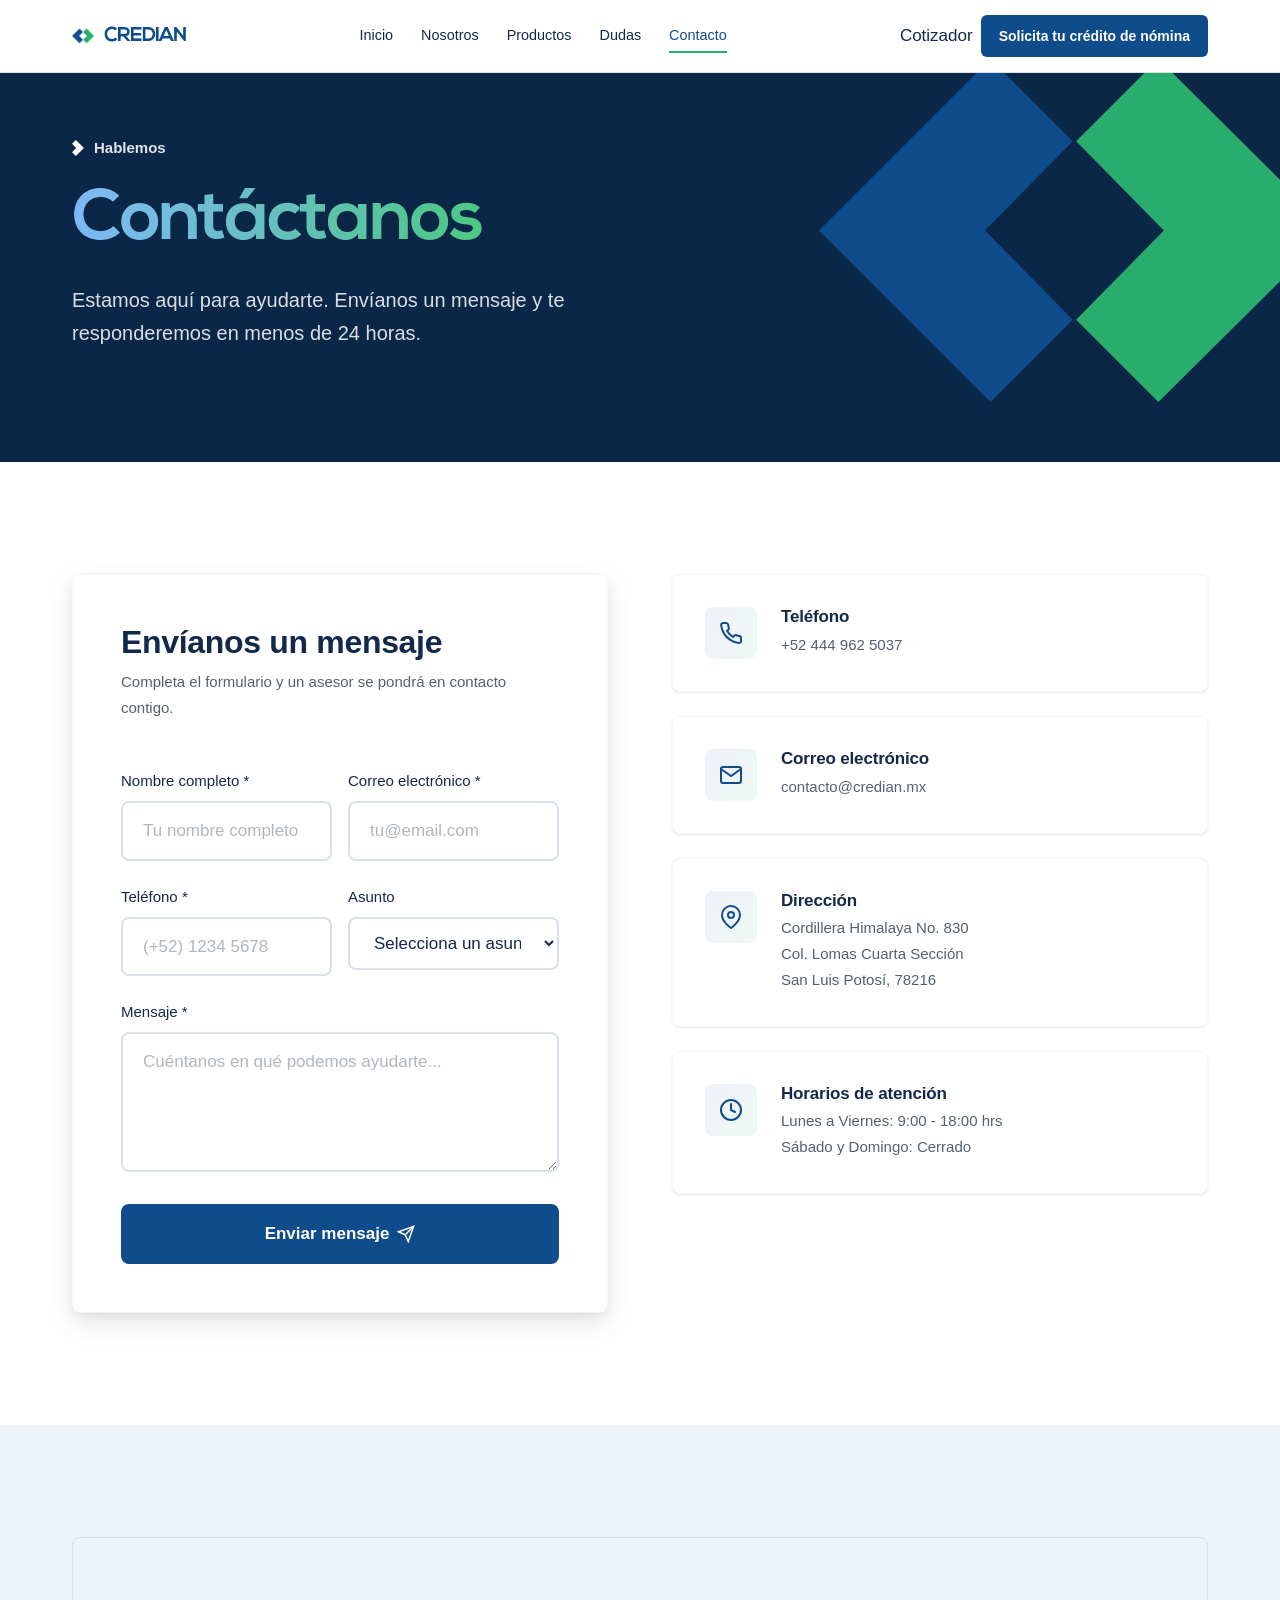
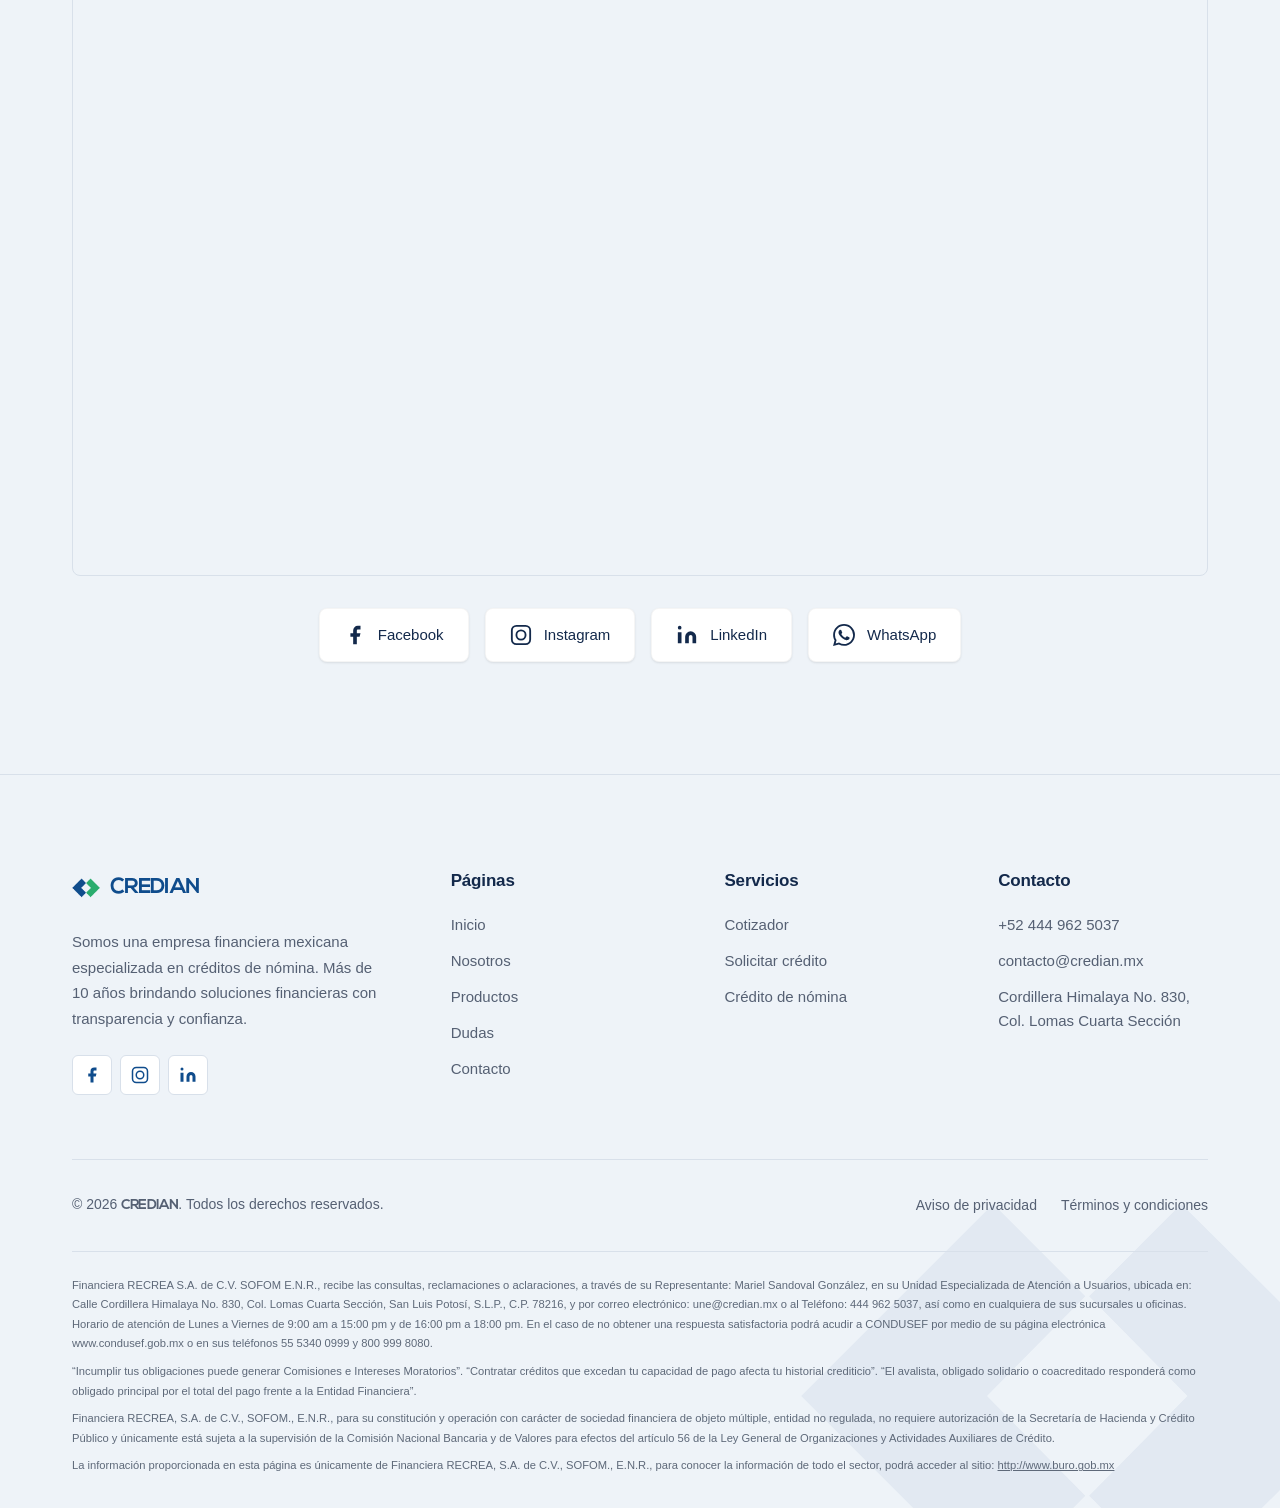
<file: contacto.html>
<!DOCTYPE html>
<html lang="es-MX">

<head>
  <meta charset="UTF-8">
  <meta name="viewport" content="width=device-width, initial-scale=1.0">
  <title>CREDIAN | Contacto</title>
  <link rel="icon" href="img/credian.ico" type="image/x-icon">
  <meta name="description"
    content="Contáctanos para resolver tus dudas sobre créditos de nómina. Teléfono, email y formulario de contacto CREDIAN.">
  <link rel="stylesheet" href="css/reset.css">
  <link rel="stylesheet" href="css/variables.css">
  <link rel="stylesheet" href="css/animations.css">
  <link rel="stylesheet" href="css/global.css?v=1.1">
  <style>
    .contact-layout {
      display: grid;
      grid-template-columns: 1fr 1fr;
      gap: var(--space-3xl);
      align-items: start
    }

    .contact-form-card {
      background: var(--color-white);
      border-radius: var(--radius-xl);
      padding: var(--space-2xl) var(--space-2xl);
      box-shadow: var(--shadow-lg);
      border: 1px solid rgba(0, 0, 0, .04)
    }

    .contact-form-card h3 {
      margin-bottom: var(--space-xs)
    }

    .contact-form-card>p {
      color: var(--color-gray-text);
      font-size: var(--text-sm);
      margin-bottom: var(--space-2xl)
    }

    .form-row {
      display: grid;
      grid-template-columns: 1fr 1fr;
      gap: var(--space-md)
    }

    .contact-info-cards {
      display: flex;
      flex-direction: column;
      gap: var(--space-lg)
    }

    .info-card {
      display: flex;
      align-items: flex-start;
      gap: var(--space-lg);
      padding: var(--space-xl);
      background: var(--color-white);
      border-radius: var(--radius-lg);
      box-shadow: var(--shadow-sm);
      border: 1px solid rgba(0, 0, 0, .04);
      transition: all var(--transition-base)
    }

    .info-card:hover {
      box-shadow: var(--shadow-md);
      transform: translateX(6px)
    }

    .info-card__icon {
      width: 52px;
      height: 52px;
      border-radius: var(--radius-md);
      background: linear-gradient(135deg, rgba(43, 77, 168, .08), rgba(58, 170, 110, .08));
      display: flex;
      align-items: center;
      justify-content: center;
      flex-shrink: 0;
      color: var(--color-blue);
      transition: all var(--transition-base)
    }

    .info-card:hover .info-card__icon {
      background: var(--gradient-brand);
      color: #fff
    }

    .info-card__icon svg {
      width: 24px;
      height: 24px
    }

    .info-card h4 {
      font-size: var(--text-base);
      margin-bottom: 4px
    }

    .info-card p,
    .info-card a {
      font-size: var(--text-sm);
      color: var(--color-gray-text)
    }

    .info-card a:hover {
      color: var(--color-blue)
    }

    .map-placeholder {
      width: 100%;
      aspect-ratio: 16/9;
      border-radius: var(--radius-xl);
      background: var(--color-gray-light);
      display: flex;
      align-items: center;
      justify-content: center;
      position: relative;
      overflow: hidden;
      border: 1px solid var(--color-gray-mid)
    }

    .map-placeholder__inner {
      text-align: center;
      color: var(--color-gray-text)
    }

    .map-placeholder__inner svg {
      width: 48px;
      height: 48px;
      margin: 0 auto var(--space-md);
      color: var(--color-blue);
      opacity: .5
    }

    .social-row {
      display: flex;
      gap: var(--space-md);
      justify-content: center;
      flex-wrap: wrap;
      margin-top: var(--space-xl)
    }

    .social-card {
      display: flex;
      align-items: center;
      gap: .75rem;
      padding: .875rem 1.5rem;
      background: var(--color-white);
      border-radius: var(--radius-pill);
      box-shadow: var(--shadow-sm);
      border: 1px solid rgba(0, 0, 0, .04);
      transition: all var(--transition-base);
      font-family: var(--font-display);
      font-size: var(--text-sm);
      font-weight: var(--fw-medium);
      color: var(--color-dark)
    }

    .social-card:hover {
      box-shadow: var(--shadow-md);
      transform: translateY(-4px)
    }

    .social-card svg {
      width: 22px;
      height: 22px
    }

    .social-card--fb:hover {
      color: #1877F2;
      border-color: #1877F2
    }

    .social-card--ig:hover {
      color: #E4405F;
      border-color: #E4405F
    }

    .social-card--li:hover {
      color: #0A66C2;
      border-color: #0A66C2
    }

    .social-card--wa:hover {
      color: #25D366;
      border-color: #25D366
    }

    .form-input.success {
      border-color: var(--color-green)
    }

    @media(max-width:768px) {
      .contact-layout {
        grid-template-columns: 1fr
      }

      .form-row {
        grid-template-columns: 1fr
      }
    }
  </style>
</head>

<body class="page-body">
  <div class="custom-cursor" aria-hidden="true"></div>
  <div class="page-transition-overlay" aria-hidden="true"></div>

  <nav class="navbar" aria-label="Navegación principal">
    <div class="navbar__inner">
      <a href="index.html" class="navbar__logo" data-internal aria-label="CREDIAN Inicio">
        <img src="img/logo_credian.png" alt="CREDIAN Logo" class="navbar__img">
        <span class="navbar__logo-text">CREDIAN</span>
      </a>
      <div class="navbar__links"><a href="index.html" class="navbar__link" data-internal>Inicio</a><a
          href="nosotros.html" class="navbar__link" data-internal>Nosotros</a><a href="productos.html"
          class="navbar__link" data-internal>Productos</a><a href="dudas.html" class="navbar__link"
          data-internal>Dudas</a><a href="contacto.html" class="navbar__link active" data-internal>Contacto</a></div>
      <div class="navbar__actions"><a href="https://cotizador.credian.mx" class="navbar__cotizador"
          target="_blank">Cotizador</a><a href="https://cib.logicsystems.com.mx/RECREA/LoginCredian.aspx?EMP=RECREA"
          class="navbar__cta btn-shimmer" target="_blank">Solicita tu crédito de nómina</a></div>
      <button class="navbar__hamburger" aria-label="Abrir menú"><span></span><span></span><span></span></button>
    </div>
  </nav>
  <div class="mobile-menu" aria-hidden="true"><a href="index.html" class="mobile-menu__link" data-internal>Inicio</a><a
      href="nosotros.html" class="mobile-menu__link" data-internal>Nosotros</a><a href="productos.html"
      class="mobile-menu__link" data-internal>Productos</a><a href="dudas.html" class="mobile-menu__link"
      data-internal>Dudas</a><a href="contacto.html" class="mobile-menu__link" data-internal>Contacto</a>
    <div class="mobile-menu__divider"></div><a href="https://cotizador.credian.mx" class="mobile-menu__link"
      target="_blank">Cotizador</a><a href="https://cib.logicsystems.com.mx/RECREA/LoginCredian.aspx?EMP=RECREA"
      class="mobile-menu__link" target="_blank">Solicitar crédito</a>
  </div>

  <!-- HERO -->
  <section class="hero hero--small">
    <div class="hero__bg"></div>
    <div class="rhombus-deco rhombus-deco--1" aria-hidden="true"></div>
    <div class="rhombus-deco rhombus-deco--3 rhombus-deco--green" aria-hidden="true"></div>
    <div class="hero__content">
      <span class="hero__label hero-enter">Hablemos</span>
      <h1 class="hero__title hero-enter"><span class="text-gradient"
          style="-webkit-text-fill-color:transparent;background:linear-gradient(90deg,#7eb8f7,#4CC882);-webkit-background-clip:text;background-clip:text">Contáctanos</span>
      </h1>
      <p class="hero__subtitle hero-enter">Estamos aquí para ayudarte. Envíanos un mensaje y te responderemos en menos
        de 24 horas.</p>
    </div>
  </section>

  <!-- CONTACT -->
  <section class="section">
    <div class="container">
      <div class="contact-layout">
        <!-- Form -->
        <div class="contact-form-card reveal-left">
          <h3>Envíanos un mensaje</h3>
          <p>Completa el formulario y un asesor se pondrá en contacto contigo.</p>
          <form id="contact-form" novalidate>
            <div class="form-row">
              <div class="form-group">
                <label class="form-label" for="nombre">Nombre completo *</label>
                <input type="text" id="nombre" class="form-input" placeholder="Tu nombre completo" required>
                <span class="form-error">Este campo es obligatorio</span>
              </div>
              <div class="form-group">
                <label class="form-label" for="email">Correo electrónico *</label>
                <input type="email" id="email" class="form-input" placeholder="tu@email.com" required>
                <span class="form-error">Ingresa un email válido</span>
              </div>
            </div>
            <div class="form-row">
              <div class="form-group">
                <label class="form-label" for="telefono">Teléfono *</label>
                <input type="tel" id="telefono" class="form-input" placeholder="(+52) 1234 5678" required>
                <span class="form-error">Ingresa un teléfono válido</span>
              </div>
              <div class="form-group">
                <label class="form-label" for="asunto">Asunto</label>
                <select id="asunto" class="form-input form-select">
                  <option value="">Selecciona un asunto</option>
                  <option value="credito">Solicitar crédito</option>
                  <option value="info">Información general</option>
                  <option value="pagos">Dudas sobre pagos</option>
                  <option value="quejas">Quejas y sugerencias</option>
                  <option value="otro">Otro</option>
                </select>
              </div>
            </div>
            <div class="form-group">
              <label class="form-label" for="mensaje">Mensaje *</label>
              <textarea id="mensaje" class="form-input form-textarea" placeholder="Cuéntanos en qué podemos ayudarte..."
                required></textarea>
              <span class="form-error">Este campo es obligatorio</span>
            </div>
            <button type="submit" class="btn btn--primary btn--large btn-shimmer" style="width:100%">
              Enviar mensaje
              <svg width="20" height="20" viewBox="0 0 24 24" fill="none" stroke="currentColor" stroke-width="2"
                stroke-linecap="round">
                <line x1="22" y1="2" x2="11" y2="13" />
                <polygon points="22 2 15 22 11 13 2 9 22 2" />
              </svg>
            </button>
          </form>
        </div>

        <!-- Info Cards -->
        <div class="contact-info-cards reveal-right">
          <div class="info-card">
            <div class="info-card__icon"><svg viewBox="0 0 24 24" fill="none" stroke="currentColor" stroke-width="2"
                stroke-linecap="round">
                <path
                  d="M22 16.92v3a2 2 0 01-2.18 2 19.79 19.79 0 01-8.63-3.07 19.5 19.5 0 01-6-6 19.79 19.79 0 01-3.07-8.67A2 2 0 014.11 2h3a2 2 0 012 1.72 12.84 12.84 0 00.7 2.81 2 2 0 01-.45 2.11L8.09 9.91a16 16 0 006 6l1.27-1.27a2 2 0 012.11-.45 12.84 12.84 0 002.81.7A2 2 0 0122 16.92z" />
              </svg></div>
            <div>
              <h4>Teléfono</h4><a href="tel:+524449625037">+52 444 962 5037</a>
            </div>
          </div>
          <div class="info-card">
            <div class="info-card__icon"><svg viewBox="0 0 24 24" fill="none" stroke="currentColor" stroke-width="2"
                stroke-linecap="round">
                <path d="M4 4h16c1.1 0 2 .9 2 2v12c0 1.1-.9 2-2 2H4c-1.1 0-2-.9-2-2V6c0-1.1.9-2 2-2z" />
                <polyline points="22,6 12,13 2,6" />
              </svg></div>
            <div>
              <h4>Correo electrónico</h4><a href="mailto:info@credian.mx">contacto@credian.mx</a>
            </div>
          </div>
          <div class="info-card">
            <div class="info-card__icon"><svg viewBox="0 0 24 24" fill="none" stroke="currentColor" stroke-width="2"
                stroke-linecap="round">
                <path d="M21 10c0 7-9 13-9 13s-9-6-9-13a9 9 0 0118 0z" />
                <circle cx="12" cy="10" r="3" />
              </svg></div>
            <div>
              <h4>Dirección</h4>
              <p>Cordillera Himalaya No. 830<br>Col. Lomas Cuarta Sección<br>San Luis Potosí, 78216</p>
            </div>
          </div>
          <div class="info-card">
            <div class="info-card__icon"><svg viewBox="0 0 24 24" fill="none" stroke="currentColor" stroke-width="2"
                stroke-linecap="round">
                <circle cx="12" cy="12" r="10" />
                <polyline points="12 6 12 12 16 14" />
              </svg></div>
            <div>
              <h4>Horarios de atención</h4>
              <p>Lunes a Viernes: 9:00 - 18:00 hrs<br>Sábado y Domingo: Cerrado</p>
            </div>
          </div>
        </div>
      </div>
    </div>
  </section>

  <!-- MAP -->
  <section class="section section--gray">
    <div class="container">
      <div class="reveal">
        <div class="map-placeholder">
          <iframe
            src="https://www.google.com/maps/embed?pb=!1m18!1m12!1m3!1d3695.5302765714246!2d-101.0352273!3d22.1438782!2m3!1f0!2f0!3f0!3m2!1i1024!2i768!4f13.1!3m3!1m2!1s0x842a98b7468b3553%3A0x2010b4fe273b162a!2sCREDIAN!5e0!3m2!1ses-419!2smx!4v1777049388945!5m2!1ses-419!2smx"
            width="100%" height="100%" style="border:0;" allowfullscreen="" loading="lazy"
            referrerpolicy="no-referrer-when-downgrade"></iframe>
        </div>
      </div>

      <!-- Social -->
      <div class="social-row reveal">
        <a href="https://www.facebook.com/credian.mx/" class="social-card social-card--fb"><svg viewBox="0 0 24 24"
            fill="currentColor">
            <path d="M18 2h-3a5 5 0 00-5 5v3H7v4h3v8h4v-8h3l1-4h-4V7a1 1 0 011-1h3z" />
          </svg>Facebook</a>
        <a href="https://www.instagram.com/credianmx/" class="social-card social-card--ig"><svg viewBox="0 0 24 24"
            fill="none" stroke="currentColor" stroke-width="2">
            <rect x="2" y="2" width="20" height="20" rx="5" />
            <circle cx="12" cy="12" r="5" />
          </svg>Instagram</a>
        <a href="https://www.linkedin.com/company/credian/posts/?feedView=all" class="social-card social-card--li"><svg
            viewBox="0 0 24 24" fill="currentColor">
            <path
              d="M16 8a6 6 0 016 6v7h-4v-7a2 2 0 00-4 0v7h-4v-7a6 6 0 016-6zM2 9h4v12H2zM4 6a2 2 0 100-4 2 2 0 000 4z" />
          </svg>LinkedIn</a>
        <a href="https://wa.me/524449625037?text=%C2%A1Quiero%20m%C3%A1s%20informaci%C3%B3n!%F0%9F%91%80"
          class="social-card social-card--wa"><svg viewBox="0 0 24 24" fill="currentColor">
            <path
              d="M17.472 14.382c-.297-.149-1.758-.867-2.03-.967-.273-.099-.471-.148-.67.15-.197.297-.767.966-.94 1.164-.173.199-.347.223-.644.075-.297-.15-1.255-.463-2.39-1.475-.883-.788-1.48-1.761-1.653-2.059-.173-.297-.018-.458.13-.606.134-.133.298-.347.446-.52.149-.174.198-.298.298-.497.099-.198.05-.371-.025-.52-.075-.149-.669-1.612-.916-2.207-.242-.579-.487-.5-.669-.51-.173-.008-.371-.01-.57-.01-.198 0-.52.074-.792.372-.272.297-1.04 1.016-1.04 2.479 0 1.462 1.065 2.875 1.213 3.074.149.198 2.096 3.2 5.077 4.487.709.306 1.262.489 1.694.625.712.227 1.36.195 1.871.118.571-.085 1.758-.719 2.006-1.413.248-.694.248-1.289.173-1.413-.074-.124-.272-.198-.57-.347m-5.421 7.403h-.004a9.87 9.87 0 01-5.031-1.378l-.361-.214-3.741.982.998-3.648-.235-.374a9.86 9.86 0 01-1.51-5.26c.001-5.45 4.436-9.884 9.888-9.884 2.64 0 5.122 1.03 6.988 2.898a9.825 9.825 0 012.893 6.994c-.003 5.45-4.437 9.884-9.885 9.884m8.413-18.297A11.815 11.815 0 0012.05 0C5.495 0 .16 5.335.157 11.892c0 2.096.547 4.142 1.588 5.945L.057 24l6.305-1.654a11.882 11.882 0 005.683 1.448h.005c6.554 0 11.89-5.335 11.893-11.893a11.821 11.821 0 00-3.48-8.413z" />
          </svg>WhatsApp</a>
      </div>
    </div>
  </section>

  <!-- FOOTER -->
  <footer class="footer">
    <div class="container">
      <div class="footer__grid">
        <div class="footer__brand">
          <div class="footer__logo">
            <img src="img/logo_credian.png" alt="CREDIAN Logo" class="footer__img">
            <span class="footer__logo-text">CREDIAN</span>
          </div>
          <p class="footer__brand-desc">Somos una empresa financiera mexicana especializada en créditos de nómina. Más
            de 10 años brindando soluciones financieras con transparencia y confianza.</p>
          <div class="footer__social">
            <a href="https://www.facebook.com/credian.mx/" class="footer__social-link" aria-label="Facebook"><svg
                viewBox="0 0 24 24" fill="currentColor">
                <path d="M18 2h-3a5 5 0 00-5 5v3H7v4h3v8h4v-8h3l1-4h-4V7a1 1 0 011-1h3z" />
              </svg></a>
            <a href="https://www.instagram.com/credianmx/" class="footer__social-link" aria-label="Instagram"><svg
                viewBox="0 0 24 24" fill="none" stroke="currentColor" stroke-width="2">
                <rect x="2" y="2" width="20" height="20" rx="5" />
                <circle cx="12" cy="12" r="5" />
              </svg></a>
            <a href="https://www.linkedin.com/company/credian/posts/?feedView=all" class="footer__social-link"
              aria-label="LinkedIn"><svg viewBox="0 0 24 24" fill="currentColor">
                <path
                  d="M16 8a6 6 0 016 6v7h-4v-7a2 2 0 00-4 0v7h-4v-7a6 6 0 016-6zM2 9h4v12H2zM4 6a2 2 0 100-4 2 2 0 000 4z" />
              </svg></a>
          </div>
        </div>
        <div>
          <h4 class="footer__column-title">Páginas</h4><a href="index.html" class="footer__link"
            data-internal>Inicio</a><a href="nosotros.html" class="footer__link" data-internal>Nosotros</a><a
            href="productos.html" class="footer__link" data-internal>Productos</a><a href="dudas.html"
            class="footer__link" data-internal>Dudas</a><a href="contacto.html" class="footer__link"
            data-internal>Contacto</a>
        </div>
        <div>
          <h4 class="footer__column-title">Servicios</h4><a href="https://cotizador.credian.mx" class="footer__link"
            target="_blank">Cotizador</a><a href="https://cib.logicsystems.com.mx/RECREA/LoginCredian.aspx?EMP=RECREA"
            class="footer__link" target="_blank">Solicitar
            crédito</a><a href="productos.html" class="footer__link" data-internal>Crédito de nómina</a>
        </div>
        <div>
          <h4 class="footer__column-title">Contacto</h4>
          <a href="tel:+52 444 962 5037" class="footer__link">+52 444 962 5037</a>
          <a href="mailto:contacto@credian.mx" class="footer__link">contacto@credian.mx</a>
          <a class="footer__link" href="https://maps.app.goo.gl/pszoTMPpHbt7NWdv6">
            Cordillera Himalaya No. 830, Col. Lomas Cuarta Sección
          </a>
        </div>
      </div>
      <div class="footer__bottom">
        <p class="footer__copy">&copy; <span id="current-year">2026</span> CREDIAN. Todos los derechos reservados.</p>
        <div class="footer__legal"><a href="docs/aviso_de_privacidad.pdf" target="_blank" rel="noopener">Aviso de privacidad</a><a
            href="docs/terminos_y_condiciones.pdf" target="_blank" rel="noopener">Términos y condiciones</a></div>
      </div>
      <div class="footer__disclaimer">
        <p>Financiera RECREA S.A. de C.V. SOFOM E.N.R., recibe las consultas, reclamaciones o aclaraciones, a través de
          su Representante: Mariel Sandoval González, en su Unidad Especializada de Atención a Usuarios, ubicada en:
          Calle Cordillera Himalaya No. 830, Col. Lomas Cuarta Sección, San Luis Potosí, S.L.P., C.P. 78216, y por
          correo electrónico: une@credian.mx o al Teléfono: 444 962 5037, así como en cualquiera de sus sucursales u
          oficinas. Horario de atención de Lunes a Viernes de 9:00 am a 15:00 pm y de 16:00 pm a 18:00 pm. En el caso de
          no obtener una respuesta satisfactoria podrá acudir a CONDUSEF por medio de su página electrónica
          www.condusef.gob.mx o en sus teléfonos 55 5340 0999 y 800 999 8080.</p>
        <p>“Incumplir tus obligaciones puede generar Comisiones e Intereses Moratorios”. “Contratar créditos que excedan
          tu capacidad de pago afecta tu historial crediticio”. “El avalista, obligado solidario o coacreditado
          responderá como obligado principal por el total del pago frente a la Entidad Financiera”.</p>
        <p>Financiera RECREA, S.A. de C.V., SOFOM., E.N.R., para su constitución y operación con carácter de sociedad
          financiera de objeto múltiple, entidad no regulada, no requiere autorización de la Secretaría de Hacienda y
          Crédito Público y únicamente está sujeta a la supervisión de la Comisión Nacional Bancaria y de Valores para
          efectos del artículo 56 de la Ley General de Organizaciones y Actividades Auxiliares de Crédito.</p>
        <p>La información proporcionada en esta página es únicamente de Financiera RECREA, S.A. de C.V., SOFOM., E.N.R.,
          para conocer la información de todo el sector, podrá acceder al sitio: <a href="http://www.buro.gob.mx"
            target="_blank" rel="noopener"
            style="color: inherit; text-decoration: underline;">http://www.buro.gob.mx</a></p>
      </div>
    </div>
  </footer>
  <script src="js/nav.js"></script>
  <script src="js/main.js"></script>
  <script src="js/animations.js"></script>
</body>

</html>
</file>
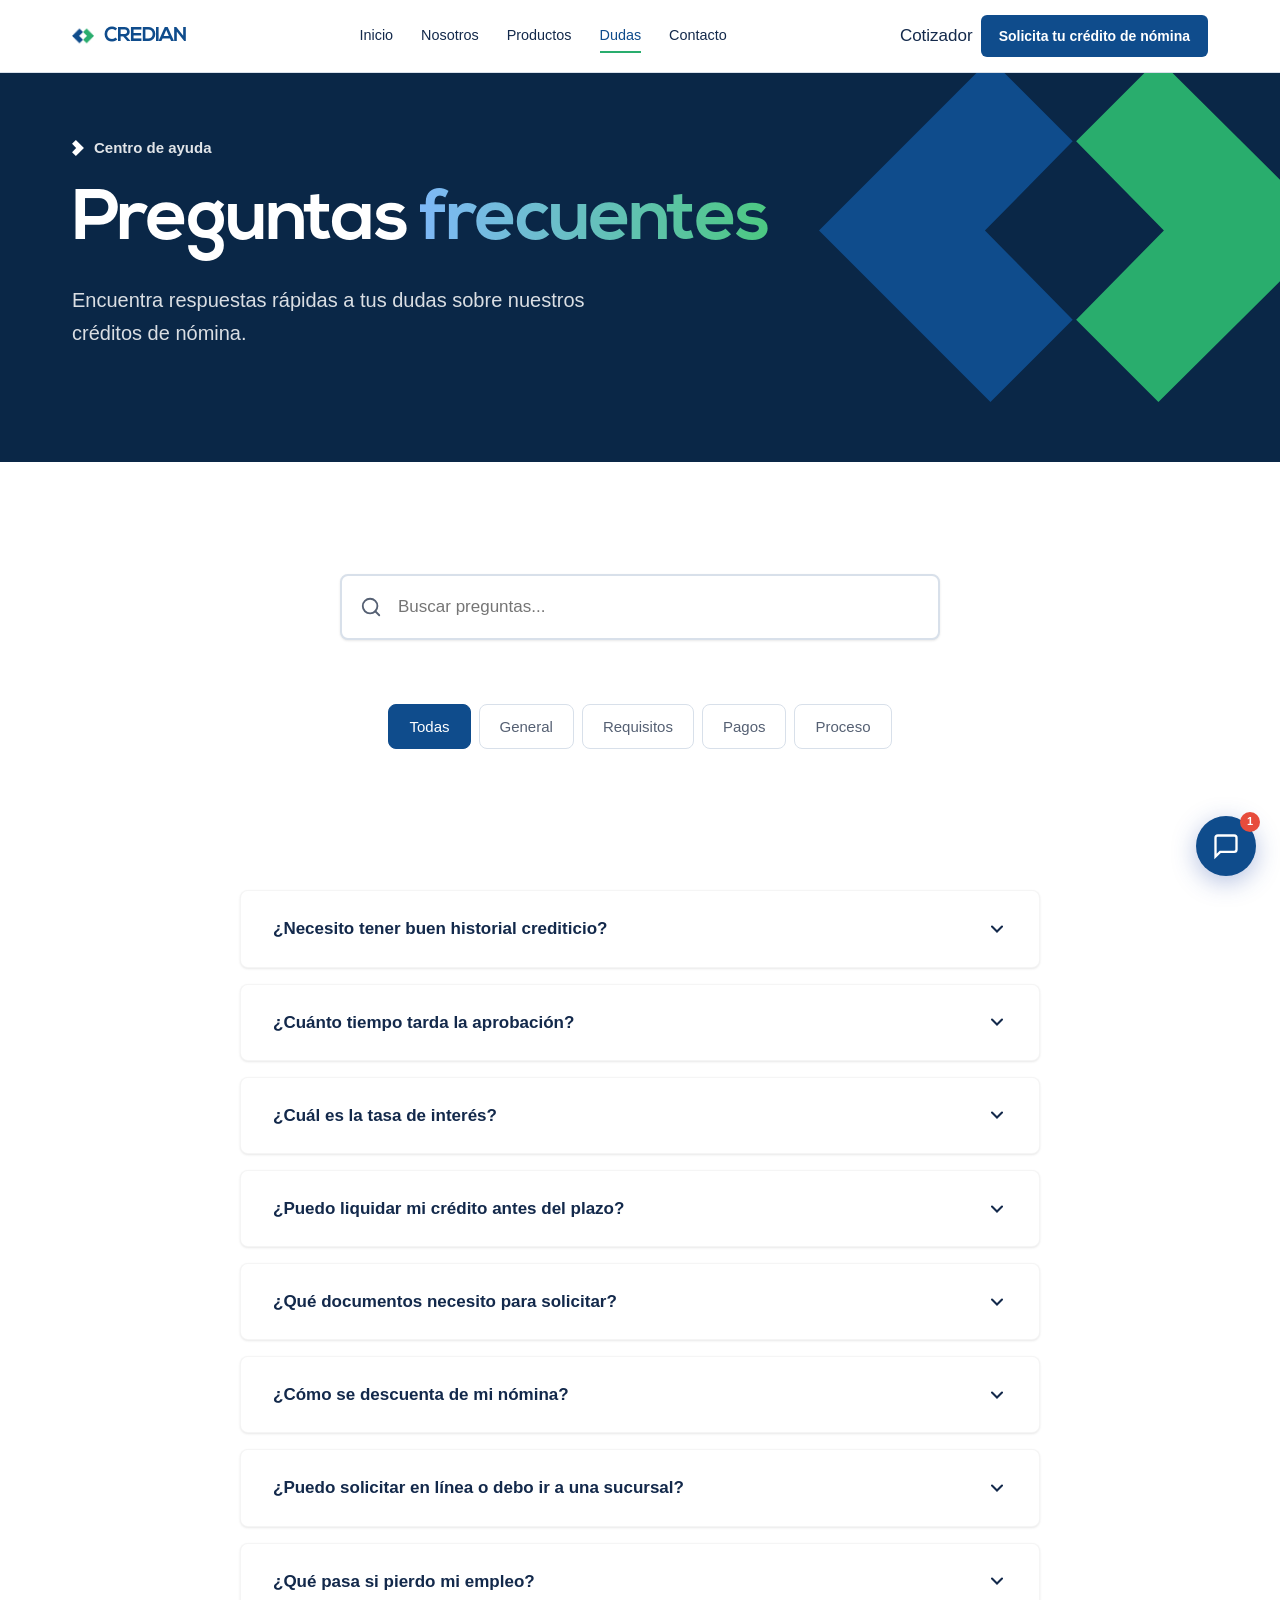
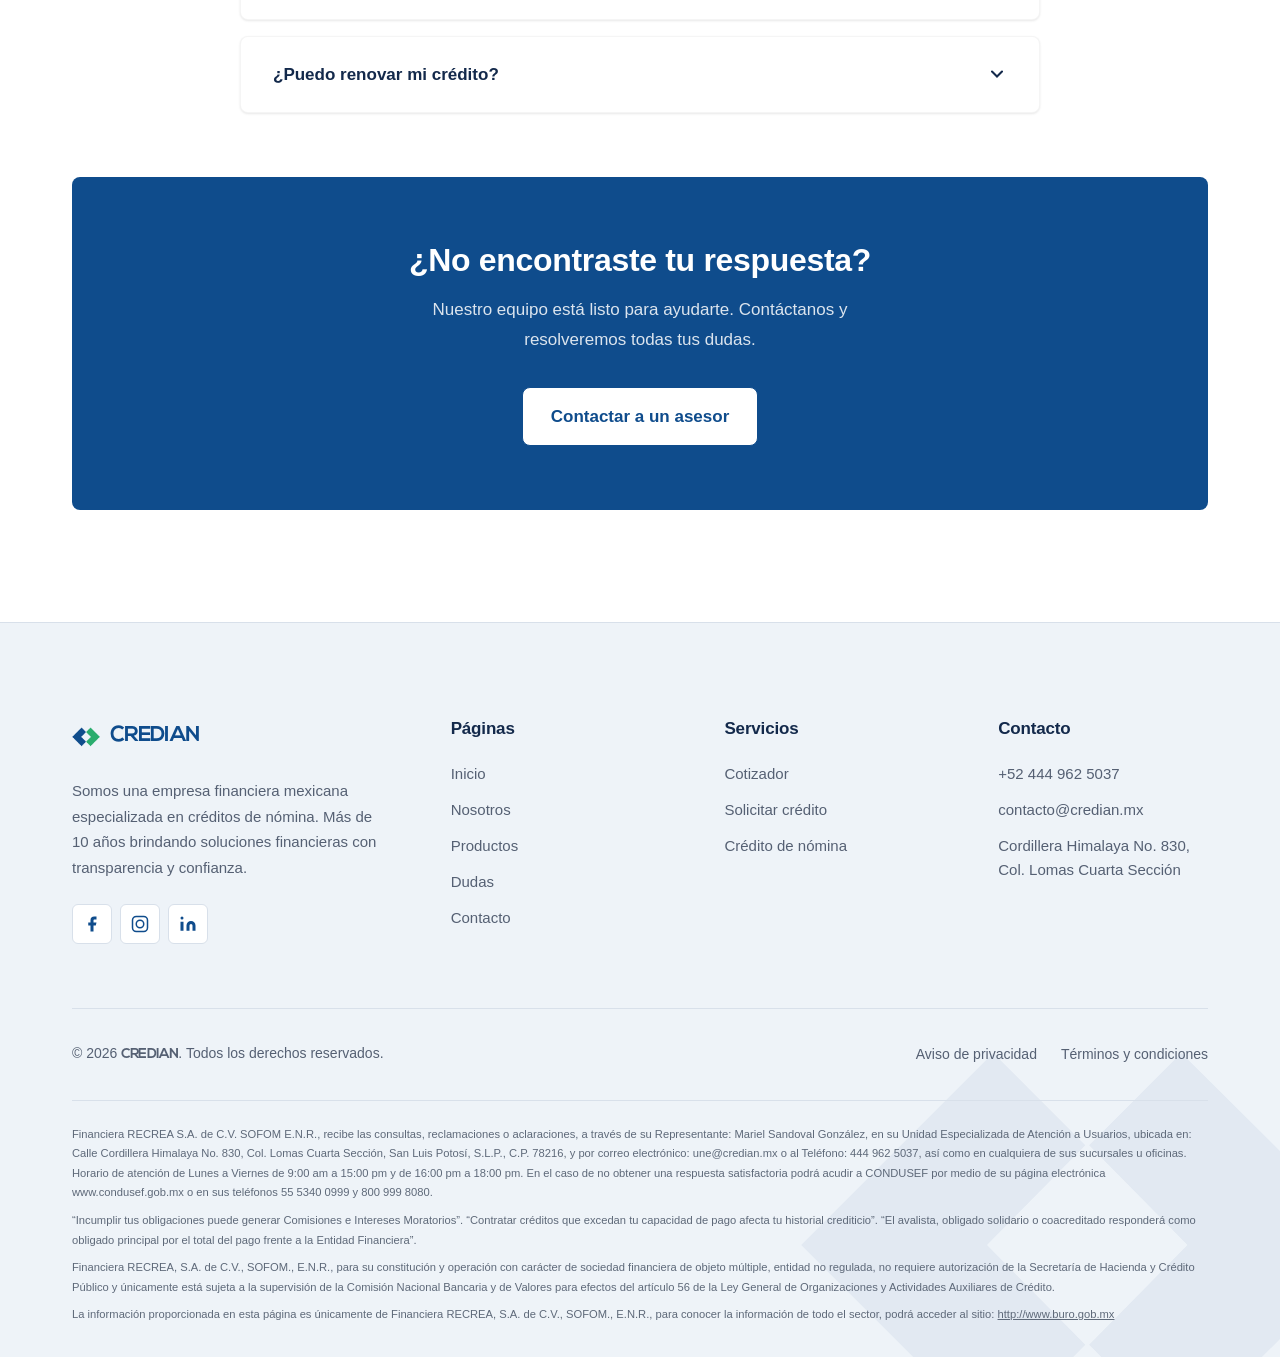
<file: dudas.html>
<!DOCTYPE html>
<html lang="es-MX">

<head>
  <meta charset="UTF-8">
  <meta name="viewport" content="width=device-width, initial-scale=1.0">
  <title>CREDIAN | Créditos de Nómina</title>
  <link rel="icon" href="img/credian.ico" type="image/x-icon">
  <meta name="description"
    content="Resuelve tus dudas sobre créditos de nómina CREDIAN. Preguntas frecuentes sobre requisitos, tasas, plazos y más.">
  <link rel="stylesheet" href="css/reset.css">
  <link rel="stylesheet" href="css/variables.css">
  <link rel="stylesheet" href="css/animations.css">
  <link rel="stylesheet" href="css/global.css?v=1.1">
  <style>
    .faq-search-wrapper {
      max-width: 600px;
      margin: 0 auto var(--space-3xl);
      position: relative
    }

    .faq-search-wrapper svg {
      position: absolute;
      left: 1.25rem;
      top: 50%;
      transform: translateY(-50%);
      width: 22px;
      height: 22px;
      color: var(--color-gray-text)
    }

    .faq-search {
      width: 100%;
      padding: 1.1rem 1.25rem 1.1rem 3.5rem;
      border: 2px solid var(--color-gray-mid);
      border-radius: var(--radius-pill);
      font-size: var(--text-base);
      font-family: var(--font-body);
      background: var(--color-white);
      transition: border-color var(--transition-fast), box-shadow var(--transition-fast);
      box-shadow: var(--shadow-sm)
    }

    .faq-search:focus {
      border-color: var(--color-blue);
      box-shadow: 0 0 0 4px rgba(43, 77, 168, .1)
    }

    .faq-categories {
      display: flex;
      gap: .5rem;
      justify-content: center;
      flex-wrap: wrap;
      margin-bottom: var(--space-2xl)
    }

    .faq-cat-btn {
      padding: .6rem 1.25rem;
      border-radius: var(--radius-pill);
      font-family: var(--font-display);
      font-size: var(--text-sm);
      font-weight: var(--fw-medium);
      background: var(--color-white);
      color: var(--color-gray-text);
      border: 1px solid var(--color-gray-mid);
      cursor: pointer;
      transition: all var(--transition-fast)
    }

    .faq-cat-btn:hover,
    .faq-cat-btn.active {
      background: var(--color-blue);
      color: #fff;
      border-color: var(--color-blue)
    }

    .faq-list {
      max-width: 800px;
      margin: 0 auto
    }

    .faq-item {
      background: var(--color-white);
      border-radius: var(--radius-md);
      margin-bottom: var(--space-md);
      box-shadow: var(--shadow-sm);
      border: 1px solid rgba(0, 0, 0, .04);
      overflow: hidden;
      transition: box-shadow var(--transition-base)
    }

    .faq-item:hover {
      box-shadow: var(--shadow-md)
    }

    .faq-item .accordion-trigger {
      display: flex;
      align-items: center;
      justify-content: space-between;
      gap: 1rem;
      width: 100%;
      padding: var(--space-lg) var(--space-xl);
      font-family: var(--font-display);
      font-size: var(--text-base);
      font-weight: var(--fw-semibold);
      color: var(--color-dark);
      cursor: pointer;
      transition: background var(--transition-fast);
      text-align: left
    }

    .faq-item .accordion-trigger:hover {
      background: var(--color-gray-light)
    }

    .faq-item .accordion-content {
      padding: 0 var(--space-xl);
      color: var(--color-gray-text);
      font-size: var(--text-sm);
      line-height: 1.8;
      max-height: 0;
      overflow: hidden;
      transition: max-height .4s cubic-bezier(.4, 0, .2, 1), padding .3s ease
    }

    .faq-item.active .accordion-content {
      padding-bottom: var(--space-lg);
      max-height: 400px
    }

    .accordion-icon svg {
      width: 20px;
      height: 20px;
      transition: transform var(--transition-base);
      flex-shrink: 0
    }

    .faq-item.active .accordion-icon svg {
      transform: rotate(180deg)
    }

    .contact-cta {
      text-align: center;
      padding: var(--space-3xl) var(--space-xl);
      background: var(--gradient-brand);
      border-radius: var(--radius-xl);
      margin-top: var(--space-3xl);
      color: #fff
    }

    .contact-cta h3 {
      color: #fff;
      margin-bottom: var(--space-md)
    }

    .contact-cta p {
      color: rgba(255, 255, 255, .85);
      margin-bottom: var(--space-xl);
      max-width: 500px;
      margin-left: auto;
      margin-right: auto
    }
    /* ---- CHATBOT WIDGET ---- */
    .chatbot-toggle {
      position: fixed;
      bottom: 1.5rem;
      right: 1.5rem;
      z-index: 2500;
      width: 60px;
      height: 60px;
      border-radius: var(--radius-full);
      background: var(--gradient-brand);
      border: none;
      cursor: pointer;
      display: flex;
      align-items: center;
      justify-content: center;
      box-shadow: 0 6px 24px rgba(43,77,168,.35);
      transition: transform var(--transition-base), box-shadow var(--transition-base);
    }
    .chatbot-toggle:hover { transform: scale(1.1); box-shadow: 0 8px 32px rgba(43,77,168,.45); }
    .chatbot-toggle svg { width: 28px; height: 28px; color: #fff; transition: transform var(--transition-base); }
    .chatbot-toggle.active svg.icon-chat { display: none; }
    .chatbot-toggle:not(.active) svg.icon-close { display: none; }
    .chatbot-toggle .chatbot-badge {
      position: absolute; top: -4px; right: -4px; width: 20px; height: 20px;
      background: #e74c3c; border-radius: 50%; font-size: 11px; font-weight: 700;
      color: #fff; display: flex; align-items: center; justify-content: center;
      animation: badgePulse 2s ease infinite;
    }
    .chatbot-toggle.active .chatbot-badge { display: none; }
    @keyframes badgePulse { 0%,100% { transform: scale(1); } 50% { transform: scale(1.15); } }

    .chatbot-window {
      position: fixed; bottom: 6rem; right: 1.5rem; z-index: 2500;
      width: 380px; max-width: calc(100vw - 2rem); height: 520px; max-height: calc(100vh - 8rem);
      border-radius: var(--radius-xl); background: var(--color-white);
      box-shadow: 0 20px 60px rgba(0,0,0,.18), 0 0 0 1px rgba(0,0,0,.04);
      display: flex; flex-direction: column; overflow: hidden;
      transform: scale(0.5) translateY(20px); opacity: 0; pointer-events: none;
      transition: transform .35s cubic-bezier(.175,.885,.32,1.275), opacity .25s ease;
      transform-origin: bottom right;
    }
    .chatbot-window.open { transform: scale(1) translateY(0); opacity: 1; pointer-events: all; }

    .chatbot-header {
      background: var(--gradient-brand); padding: 1.25rem 1.5rem;
      display: flex; align-items: center; gap: .75rem; flex-shrink: 0;
    }
    .chatbot-avatar {
      width: 40px; height: 40px; border-radius: var(--radius-full);
      background: rgba(255,255,255,.2); display: flex; align-items: center;
      justify-content: center; flex-shrink: 0;
    }
    .chatbot-avatar svg { width: 22px; height: 22px; color: #fff; }
    .chatbot-header-info h4 { color: #fff; font-size: var(--text-sm); font-weight: var(--fw-semibold); margin: 0; }
    .chatbot-header-info p { color: rgba(255,255,255,.75); font-size: 12px; margin: 0; }

    .chatbot-messages {
      flex: 1; overflow-y: auto; padding: 1.25rem; display: flex;
      flex-direction: column; gap: .75rem; scroll-behavior: smooth;
    }
    .chatbot-messages::-webkit-scrollbar { width: 4px; }
    .chatbot-messages::-webkit-scrollbar-thumb { background: var(--color-gray-mid); border-radius: 4px; }

    .chat-msg {
      max-width: 85%; padding: .85rem 1.1rem; font-size: 13.5px; line-height: 1.6;
      animation: msgSlideIn .3s ease; word-wrap: break-word;
    }
    @keyframes msgSlideIn { from { opacity: 0; transform: translateY(8px); } to { opacity: 1; transform: translateY(0); } }
    .chat-msg--bot {
      align-self: flex-start; background: var(--color-gray-light);
      border-radius: 4px 16px 16px 16px; color: var(--color-dark);
    }
    .chat-msg--user {
      align-self: flex-end; background: var(--color-blue);
      border-radius: 16px 4px 16px 16px; color: #fff;
    }

    .chat-chips { display: flex; flex-wrap: wrap; gap: .4rem; animation: msgSlideIn .3s ease; }
    .chat-chip {
      padding: .45rem .85rem; font-size: 12.5px; border-radius: var(--radius-pill);
      border: 1px solid var(--color-blue); color: var(--color-blue);
      background: rgba(43,77,168,.04); cursor: pointer; font-family: var(--font-body);
      transition: all var(--transition-fast); line-height: 1.3;
    }
    .chat-chip:hover { background: var(--color-blue); color: #fff; }

    .chat-typing { display: flex; gap: 4px; align-self: flex-start; padding: .85rem 1.1rem;
      background: var(--color-gray-light); border-radius: 4px 16px 16px 16px; }
    .chat-typing span {
      width: 7px; height: 7px; border-radius: 50%; background: var(--color-gray-text);
      animation: typingDot 1.4s ease infinite;
    }
    .chat-typing span:nth-child(2) { animation-delay: .2s; }
    .chat-typing span:nth-child(3) { animation-delay: .4s; }
    @keyframes typingDot { 0%,60%,100% { transform: translateY(0); opacity: .4; } 30% { transform: translateY(-6px); opacity: 1; } }

    .chatbot-input-area {
      padding: .75rem 1rem; border-top: 1px solid var(--color-gray-mid);
      display: flex; gap: .5rem; flex-shrink: 0; background: #fff;
    }
    .chatbot-input {
      flex: 1; padding: .7rem 1rem; border: 1px solid var(--color-gray-mid);
      border-radius: var(--radius-pill); font-size: 13.5px; font-family: var(--font-body);
      outline: none; transition: border-color var(--transition-fast);
    }
    .chatbot-input:focus { border-color: var(--color-blue); }
    .chatbot-send {
      width: 38px; height: 38px; border-radius: var(--radius-full); border: none;
      background: var(--gradient-brand); color: #fff; cursor: pointer;
      display: flex; align-items: center; justify-content: center; flex-shrink: 0;
      transition: transform var(--transition-fast);
    }
    .chatbot-send:hover { transform: scale(1.1); }
    .chatbot-send svg { width: 18px; height: 18px; }

    @media(max-width:480px) {
      .chatbot-window { width: calc(100vw - 1rem); right: .5rem; bottom: 5rem; height: 60vh; }
      .chatbot-toggle { bottom: 1rem; right: 1rem; width: 54px; height: 54px; }
    }
  </style>
</head>

<body class="page-body">
  <div class="custom-cursor" aria-hidden="true"></div>
  <div class="page-transition-overlay" aria-hidden="true"></div>

  <nav class="navbar" aria-label="Navegación principal">
    <div class="navbar__inner">
      <a href="index.html" class="navbar__logo" data-internal aria-label="CREDIAN Inicio">
        <img src="img/logo_credian.png" alt="CREDIAN Logo" class="navbar__img">
        <span class="navbar__logo-text">CREDIAN</span>
      </a>
      <div class="navbar__links"><a href="index.html" class="navbar__link" data-internal>Inicio</a><a
          href="nosotros.html" class="navbar__link" data-internal>Nosotros</a><a href="productos.html"
          class="navbar__link" data-internal>Productos</a><a href="dudas.html" class="navbar__link active"
          data-internal>Dudas</a><a href="contacto.html" class="navbar__link" data-internal>Contacto</a></div>
      <div class="navbar__actions"><a href="https://cotizador.credian.mx/" class="navbar__cotizador"
          target="_blank">Cotizador</a><a href="https://cib.logicsystems.com.mx/RECREA/LoginCredian.aspx?EMP=RECREA"
          class="navbar__cta btn-shimmer" target="_blank">Solicita tu crédito de nómina</a></div>
      <button class="navbar__hamburger" aria-label="Abrir menú"><span></span><span></span><span></span></button>
    </div>
  </nav>
  <div class="mobile-menu" aria-hidden="true"><a href="index.html" class="mobile-menu__link" data-internal>Inicio</a><a
      href="nosotros.html" class="mobile-menu__link" data-internal>Nosotros</a><a href="productos.html"
      class="mobile-menu__link" data-internal>Productos</a><a href="dudas.html" class="mobile-menu__link"
      data-internal>Dudas</a><a href="contacto.html" class="mobile-menu__link" data-internal>Contacto</a>
    <div class="mobile-menu__divider"></div><a href="https://cotizador.credian.mx/" class="mobile-menu__link"
      target="_blank">Cotizador</a><a href="#solicitar" class="mobile-menu__link" target="_blank">Solicitar crédito</a>
  </div>

  <!-- HERO -->
  <section class="hero hero--small">
    <div class="hero__bg"></div>
    <div class="rhombus-deco rhombus-deco--2 rhombus-deco--green" aria-hidden="true"></div>
    <div class="rhombus-deco rhombus-deco--5" aria-hidden="true"></div>
    <div class="hero__content">
      <span class="hero__label hero-enter">Centro de ayuda</span>
      <h1 class="hero__title hero-enter">Preguntas <span class="text-gradient"
          style="-webkit-text-fill-color:transparent;background:linear-gradient(90deg,#7eb8f7,#4CC882);-webkit-background-clip:text;background-clip:text">frecuentes</span>
      </h1>
      <p class="hero__subtitle hero-enter">Encuentra respuestas rápidas a tus dudas sobre nuestros créditos de nómina.
      </p>
    </div>
  </section>

  <!-- FAQ -->
  <section class="section">
    <div class="container">
      <!-- Search -->
      <div class="faq-search-wrapper reveal">
        <svg viewBox="0 0 24 24" fill="none" stroke="currentColor" stroke-width="2" stroke-linecap="round">
          <circle cx="11" cy="11" r="8" />
          <line x1="21" y1="21" x2="16.65" y2="16.65" />
        </svg>
        <input type="text" id="faq-search" class="faq-search" placeholder="Buscar preguntas..."
          aria-label="Buscar preguntas frecuentes">
      </div>

      <!-- Categories -->
      <div class="faq-categories reveal">
        <button class="faq-cat-btn active" data-faq-category="all">Todas</button>
        <button class="faq-cat-btn" data-faq-category="general">General</button>
        <button class="faq-cat-btn" data-faq-category="requisitos">Requisitos</button>
        <button class="faq-cat-btn" data-faq-category="pagos">Pagos</button>
        <button class="faq-cat-btn" data-faq-category="proceso">Proceso</button>
      </div>

      <!-- FAQ List -->
      <div class="faq-list">
        <div class="faq-item accordion-item reveal" data-category="general">
          <button class="accordion-trigger" aria-expanded="false"><span>¿Qué es un crédito de nómina?</span><span
              class="accordion-icon"><svg viewBox="0 0 24 24" fill="none" stroke="currentColor" stroke-width="2.5"
                stroke-linecap="round">
                <polyline points="6 9 12 15 18 9" />
              </svg></span></button>
          <div class="accordion-content">
            <p>Un crédito de nómina es un préstamo personal que se descuenta directamente de tu salario quincenal o
              mensual. Al estar respaldado por tu nómina, ofrece tasas de interés más bajas que otros tipos de crédito
              personal, ya que el riesgo para la institución financiera es menor.</p>
          </div>
        </div>

        <div class="faq-item accordion-item reveal" data-category="requisitos">
          <button class="accordion-trigger" aria-expanded="false"><span>¿Necesito tener buen historial
              crediticio?</span><span class="accordion-icon"><svg viewBox="0 0 24 24" fill="none" stroke="currentColor"
                stroke-width="2.5" stroke-linecap="round">
                <polyline points="6 9 12 15 18 9" />
              </svg></span></button>
          <div class="accordion-content">
            <p>Consultamos el buró de crédito como parte de nuestro análisis, pero no es el único factor determinante.
              Evaluamos tu capacidad de pago basándonos en tu ingreso neto, antigüedad laboral y estabilidad en el
              empleo. Incluso personas con historial crediticio limitado pueden ser aprobadas.</p>
          </div>
        </div>

        <div class="faq-item accordion-item reveal" data-category="proceso">
          <button class="accordion-trigger" aria-expanded="false"><span>¿Cuánto tiempo tarda la aprobación?</span><span
              class="accordion-icon"><svg viewBox="0 0 24 24" fill="none" stroke="currentColor" stroke-width="2.5"
                stroke-linecap="round">
                <polyline points="6 9 12 15 18 9" />
              </svg></span></button>
          <div class="accordion-content">
            <p>El proceso de evaluación tarda un máximo de 24 horas hábiles desde que recibimos tu documentación
              completa. Una vez aprobado, la dispersión del dinero se realiza en 24 a 48 horas adicionales directamente
              a tu cuenta bancaria.</p>
          </div>
        </div>

        <div class="faq-item accordion-item reveal" data-category="general">
          <button class="accordion-trigger" aria-expanded="false"><span>¿Cuál es la tasa de interés?</span><span
              class="accordion-icon"><svg viewBox="0 0 24 24" fill="none" stroke="currentColor" stroke-width="2.5"
                stroke-linecap="round">
                <polyline points="6 9 12 15 18 9" />
              </svg></span></button>
          <div class="accordion-content">
            <p>Nuestras tasas van desde el 14.9% hasta el 24.9% anual, dependiendo del plan elegido, monto solicitado,
              plazo y tu perfil crediticio. Utiliza nuestro cotizador en línea para obtener una estimación personalizada
              de tu tasa.</p>
          </div>
        </div>

        <div class="faq-item accordion-item reveal" data-category="pagos">
          <button class="accordion-trigger" aria-expanded="false"><span>¿Puedo liquidar mi crédito antes del
              plazo?</span><span class="accordion-icon"><svg viewBox="0 0 24 24" fill="none" stroke="currentColor"
                stroke-width="2.5" stroke-linecap="round">
                <polyline points="6 9 12 15 18 9" />
              </svg></span></button>
          <div class="accordion-content">
            <p>Sí, puedes realizar pagos anticipados o liquidar tu crédito en cualquier momento sin penalización alguna.
              Al hacerlo, solo pagarás los intereses generados hasta la fecha de liquidación, lo que te genera un ahorro
              significativo.</p>
          </div>
        </div>

        <div class="faq-item accordion-item reveal" data-category="requisitos">
          <button class="accordion-trigger" aria-expanded="false"><span>¿Qué documentos necesito para
              solicitar?</span><span class="accordion-icon"><svg viewBox="0 0 24 24" fill="none" stroke="currentColor"
                stroke-width="2.5" stroke-linecap="round">
                <polyline points="6 9 12 15 18 9" />
              </svg></span></button>
          <div class="accordion-content">
            <p>Necesitas: identificación oficial vigente (INE o pasaporte), comprobante de domicilio no mayor a 3 meses,
              últimos 3 recibos de nómina y estados de cuenta bancarios de los últimos 3 meses. Todo puede enviarse en
              formato digital.</p>
          </div>
        </div>

        <div class="faq-item accordion-item reveal" data-category="pagos">
          <button class="accordion-trigger" aria-expanded="false"><span>¿Cómo se descuenta de mi nómina?</span><span
              class="accordion-icon"><svg viewBox="0 0 24 24" fill="none" stroke="currentColor" stroke-width="2.5"
                stroke-linecap="round">
                <polyline points="6 9 12 15 18 9" />
              </svg></span></button>
          <div class="accordion-content">
            <p>El pago se descuenta automáticamente de tu nómina a través de un convenio con tu empresa empleadora. El
              monto de la cuota nunca excederá el 30% de tu salario neto, garantizando que mantengas una capacidad
              financiera saludable.</p>
          </div>
        </div>

        <div class="faq-item accordion-item reveal" data-category="proceso">
          <button class="accordion-trigger" aria-expanded="false"><span>¿Puedo solicitar en línea o debo ir a una
              sucursal?</span><span class="accordion-icon"><svg viewBox="0 0 24 24" fill="none" stroke="currentColor"
                stroke-width="2.5" stroke-linecap="round">
                <polyline points="6 9 12 15 18 9" />
              </svg></span></button>
          <div class="accordion-content">
            <p>Todo el proceso es 100% en línea. Desde la solicitud, envío de documentos, hasta la firma del contrato
              (firma digital). No necesitas visitar ninguna sucursal. Tu asesor te acompañará por teléfono, WhatsApp o
              videollamada.</p>
          </div>
        </div>

        <div class="faq-item accordion-item reveal" data-category="general">
          <button class="accordion-trigger" aria-expanded="false"><span>¿Qué pasa si pierdo mi empleo?</span><span
              class="accordion-icon"><svg viewBox="0 0 24 24" fill="none" stroke="currentColor" stroke-width="2.5"
                stroke-linecap="round">
                <polyline points="6 9 12 15 18 9" />
              </svg></span></button>
          <div class="accordion-content">
            <p>En caso de pérdida involuntaria de empleo, si cuentas con el plan Premium, el seguro de desempleo cubre
              hasta 3 mensualidades. Para los demás planes, podemos reestructurar tu crédito y cambiar la forma de pago
              a domiciliación bancaria mientras consigues un nuevo empleo.</p>
          </div>
        </div>

        <div class="faq-item accordion-item reveal" data-category="proceso">
          <button class="accordion-trigger" aria-expanded="false"><span>¿Puedo renovar mi crédito?</span><span
              class="accordion-icon"><svg viewBox="0 0 24 24" fill="none" stroke="currentColor" stroke-width="2.5"
                stroke-linecap="round">
                <polyline points="6 9 12 15 18 9" />
              </svg></span></button>
          <div class="accordion-content">
            <p>Sí, una vez que hayas pagado al menos el 50% de tu crédito actual, puedes solicitar una renovación. En
              muchos casos, los clientes recurrentes obtienen mejores tasas de interés y condiciones preferenciales por
              su buen historial de pago.</p>
          </div>
        </div>
      </div>

      <!-- Contact CTA -->
      <div class="contact-cta reveal-scale">
        <h3>¿No encontraste tu respuesta?</h3>
        <p>Nuestro equipo está listo para ayudarte. Contáctanos y resolveremos todas tus dudas.</p>
        <a href="contacto.html" class="btn btn--secondary btn--large btn-shimmer" data-internal>Contactar a un
          asesor</a>
      </div>
    </div>
  </section>

  <!-- CHATBOT WIDGET -->
  <button class="chatbot-toggle" id="chatbot-toggle" aria-label="Abrir asistente virtual">
    <svg class="icon-chat" viewBox="0 0 24 24" fill="none" stroke="currentColor" stroke-width="2" stroke-linecap="round"><path d="M21 15a2 2 0 0 1-2 2H7l-4 4V5a2 2 0 0 1 2-2h14a2 2 0 0 1 2 2z"/></svg>
    <svg class="icon-close" viewBox="0 0 24 24" fill="none" stroke="currentColor" stroke-width="2" stroke-linecap="round"><line x1="18" y1="6" x2="6" y2="18"/><line x1="6" y1="6" x2="18" y2="18"/></svg>
    <span class="chatbot-badge">1</span>
  </button>
  <div class="chatbot-window" id="chatbot-window">
    <div class="chatbot-header">
      <div class="chatbot-avatar">
        <svg viewBox="0 0 24 24" fill="none" stroke="currentColor" stroke-width="2" stroke-linecap="round"><path d="M21 15a2 2 0 0 1-2 2H7l-4 4V5a2 2 0 0 1 2-2h14a2 2 0 0 1 2 2z"/></svg>
      </div>
      <div class="chatbot-header-info">
        <h4>Asistente CREDIAN</h4>
        <p>Respuestas al instante</p>
      </div>
    </div>
    <div class="chatbot-messages" id="chatbot-messages"></div>
    <div class="chatbot-input-area">
      <input type="text" class="chatbot-input" id="chatbot-input" placeholder="Escribe tu pregunta..." aria-label="Escribe tu pregunta">
      <button class="chatbot-send" id="chatbot-send" aria-label="Enviar">
        <svg viewBox="0 0 24 24" fill="none" stroke="currentColor" stroke-width="2" stroke-linecap="round"><line x1="22" y1="2" x2="11" y2="13"/><polygon points="22 2 15 22 11 13 2 9 22 2"/></svg>
      </button>
    </div>
  </div>

  <!-- FOOTER -->
  <footer class="footer">
    <div class="container">
      <div class="footer__grid">
        <div class="footer__brand">
          <div class="footer__logo">
            <img src="img/logo_credian.png" alt="CREDIAN Logo" class="footer__img">
            <span class="footer__logo-text">CREDIAN</span>
          </div>
          <p class="footer__brand-desc">Somos una empresa financiera mexicana especializada en créditos de nómina. Más
            de 10 años brindando soluciones financieras con transparencia y confianza.</p>
          <div class="footer__social">
            <a href="https://www.facebook.com/credian.mx/" class="footer__social-link" aria-label="Facebook"><svg
                viewBox="0 0 24 24" fill="currentColor">
                <path d="M18 2h-3a5 5 0 00-5 5v3H7v4h3v8h4v-8h3l1-4h-4V7a1 1 0 011-1h3z" />
              </svg></a>
            <a href="https://www.instagram.com/credianmx/" class="footer__social-link" aria-label="Instagram"><svg
                viewBox="0 0 24 24" fill="none" stroke="currentColor" stroke-width="2">
                <rect x="2" y="2" width="20" height="20" rx="5" />
                <circle cx="12" cy="12" r="5" />
              </svg></a>
            <a href="https://www.linkedin.com/company/credian/posts/?feedView=all" class="footer__social-link"
              aria-label="LinkedIn"><svg viewBox="0 0 24 24" fill="currentColor">
                <path
                  d="M16 8a6 6 0 016 6v7h-4v-7a2 2 0 00-4 0v7h-4v-7a6 6 0 016-6zM2 9h4v12H2zM4 6a2 2 0 100-4 2 2 0 000 4z" />
              </svg></a>
          </div>
        </div>
        <div>
          <h4 class="footer__column-title">Páginas</h4><a href="index.html" class="footer__link"
            data-internal>Inicio</a><a href="nosotros.html" class="footer__link" data-internal>Nosotros</a><a
            href="productos.html" class="footer__link" data-internal>Productos</a><a href="dudas.html"
            class="footer__link" data-internal>Dudas</a><a href="contacto.html" class="footer__link"
            data-internal>Contacto</a>
        </div>
        <div>
          <h4 class="footer__column-title">Servicios</h4><a href="https://cotizador.credian.mx" class="footer__link"
            target="_blank">Cotizador</a><a href="https://cib.logicsystems.com.mx/RECREA/LoginCredian.aspx?EMP=RECREA"
            class="footer__link" target="_blank">Solicitar
            crédito</a><a href="productos.html" class="footer__link" data-internal>Crédito de nómina</a>
        </div>
        <div>
          <h4 class="footer__column-title">Contacto</h4>
          <a href="tel:+52 444 962 5037" class="footer__link">+52 444 962 5037</a>
          <a href="mailto:contacto@credian.mx" class="footer__link">contacto@credian.mx</a>
          <a class="footer__link" href="https://maps.app.goo.gl/pszoTMPpHbt7NWdv6">
            Cordillera Himalaya No. 830, Col. Lomas Cuarta Sección
          </a>
        </div>
      </div>
      <div class="footer__bottom">
        <p class="footer__copy">&copy; <span id="current-year">2026</span> CREDIAN. Todos los derechos reservados.</p>
        <div class="footer__legal"><a href="docs/aviso_de_privacidad.pdf" target="_blank" rel="noopener">Aviso de privacidad</a><a
            href="docs/terminos_y_condiciones.pdf" target="_blank" rel="noopener">Términos y condiciones</a></div>
      </div>
      <div class="footer__disclaimer">
        <p>Financiera RECREA S.A. de C.V. SOFOM E.N.R., recibe las consultas, reclamaciones o aclaraciones, a través de
          su Representante: Mariel Sandoval González, en su Unidad Especializada de Atención a Usuarios, ubicada en:
          Calle Cordillera Himalaya No. 830, Col. Lomas Cuarta Sección, San Luis Potosí, S.L.P., C.P. 78216, y por
          correo electrónico: une@credian.mx o al Teléfono: 444 962 5037, así como en cualquiera de sus sucursales u
          oficinas. Horario de atención de Lunes a Viernes de 9:00 am a 15:00 pm y de 16:00 pm a 18:00 pm. En el caso de
          no obtener una respuesta satisfactoria podrá acudir a CONDUSEF por medio de su página electrónica
          www.condusef.gob.mx o en sus teléfonos 55 5340 0999 y 800 999 8080.</p>
        <p>“Incumplir tus obligaciones puede generar Comisiones e Intereses Moratorios”. “Contratar créditos que excedan
          tu capacidad de pago afecta tu historial crediticio”. “El avalista, obligado solidario o coacreditado
          responderá como obligado principal por el total del pago frente a la Entidad Financiera”.</p>
        <p>Financiera RECREA, S.A. de C.V., SOFOM., E.N.R., para su constitución y operación con carácter de sociedad
          financiera de objeto múltiple, entidad no regulada, no requiere autorización de la Secretaría de Hacienda y
          Crédito Público y únicamente está sujeta a la supervisión de la Comisión Nacional Bancaria y de Valores para
          efectos del artículo 56 de la Ley General de Organizaciones y Actividades Auxiliares de Crédito.</p>
        <p>La información proporcionada en esta página es únicamente de Financiera RECREA, S.A. de C.V., SOFOM., E.N.R.,
          para conocer la información de todo el sector, podrá acceder al sitio: <a href="http://www.buro.gob.mx"
            target="_blank" rel="noopener"
            style="color: inherit; text-decoration: underline;">http://www.buro.gob.mx</a></p>
      </div>
    </div>
  </footer>
  <script src="js/nav.js"></script>
  <script src="js/main.js"></script>
  <script src="js/animations.js"></script>
  <script src="js/chatbot.js"></script>
</body>

</html>
</file>
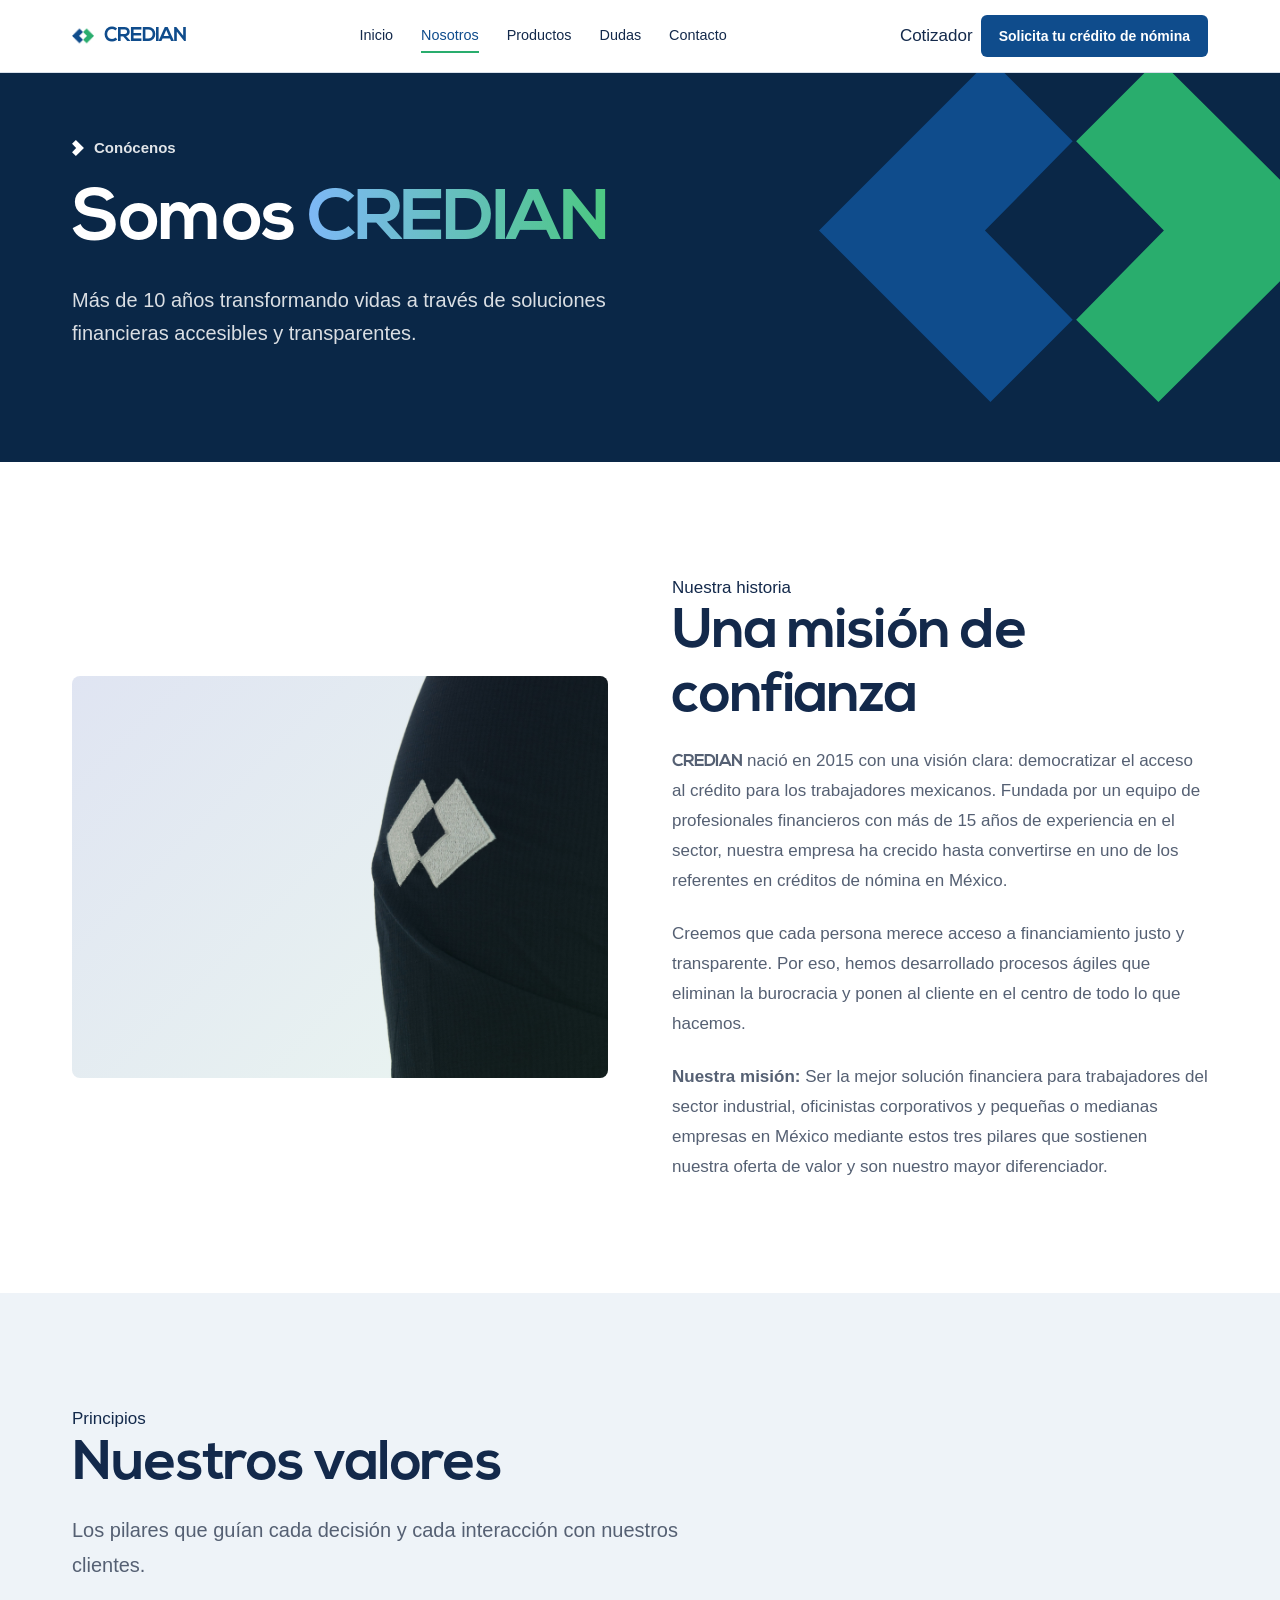
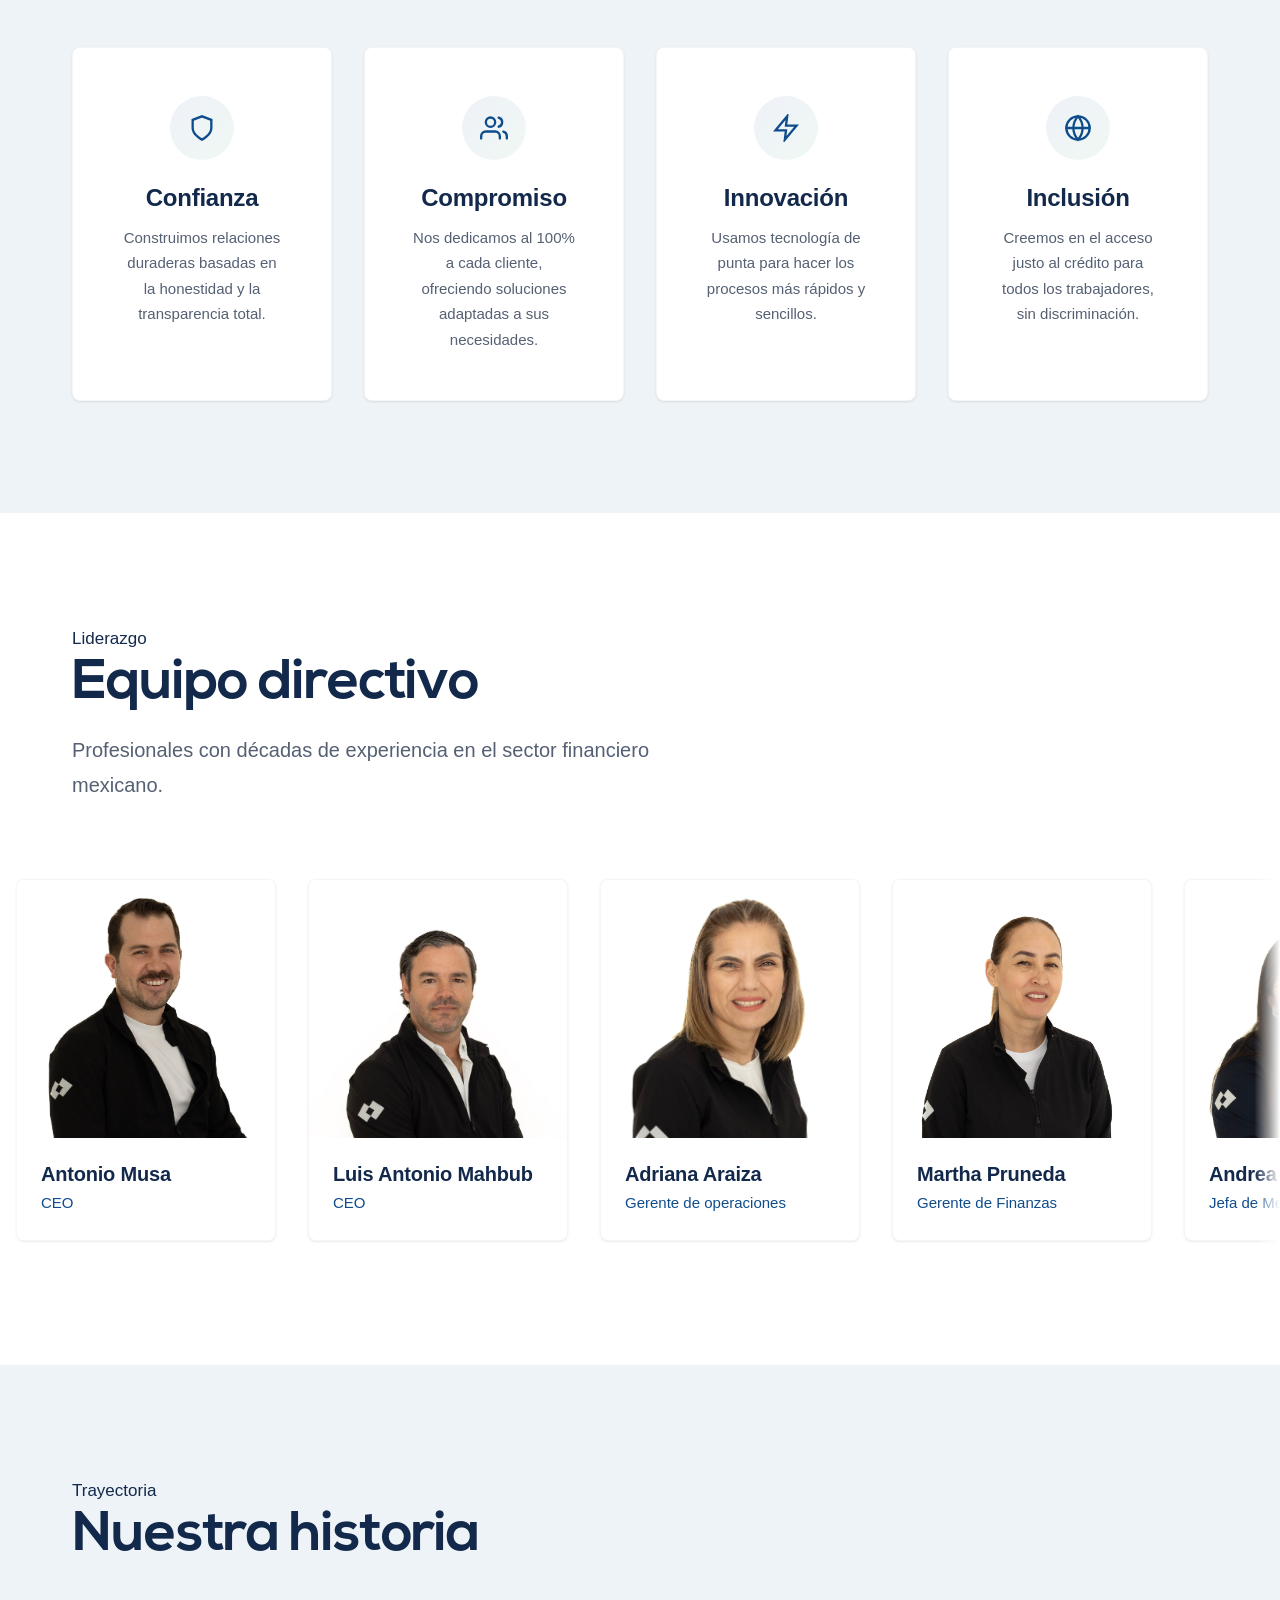
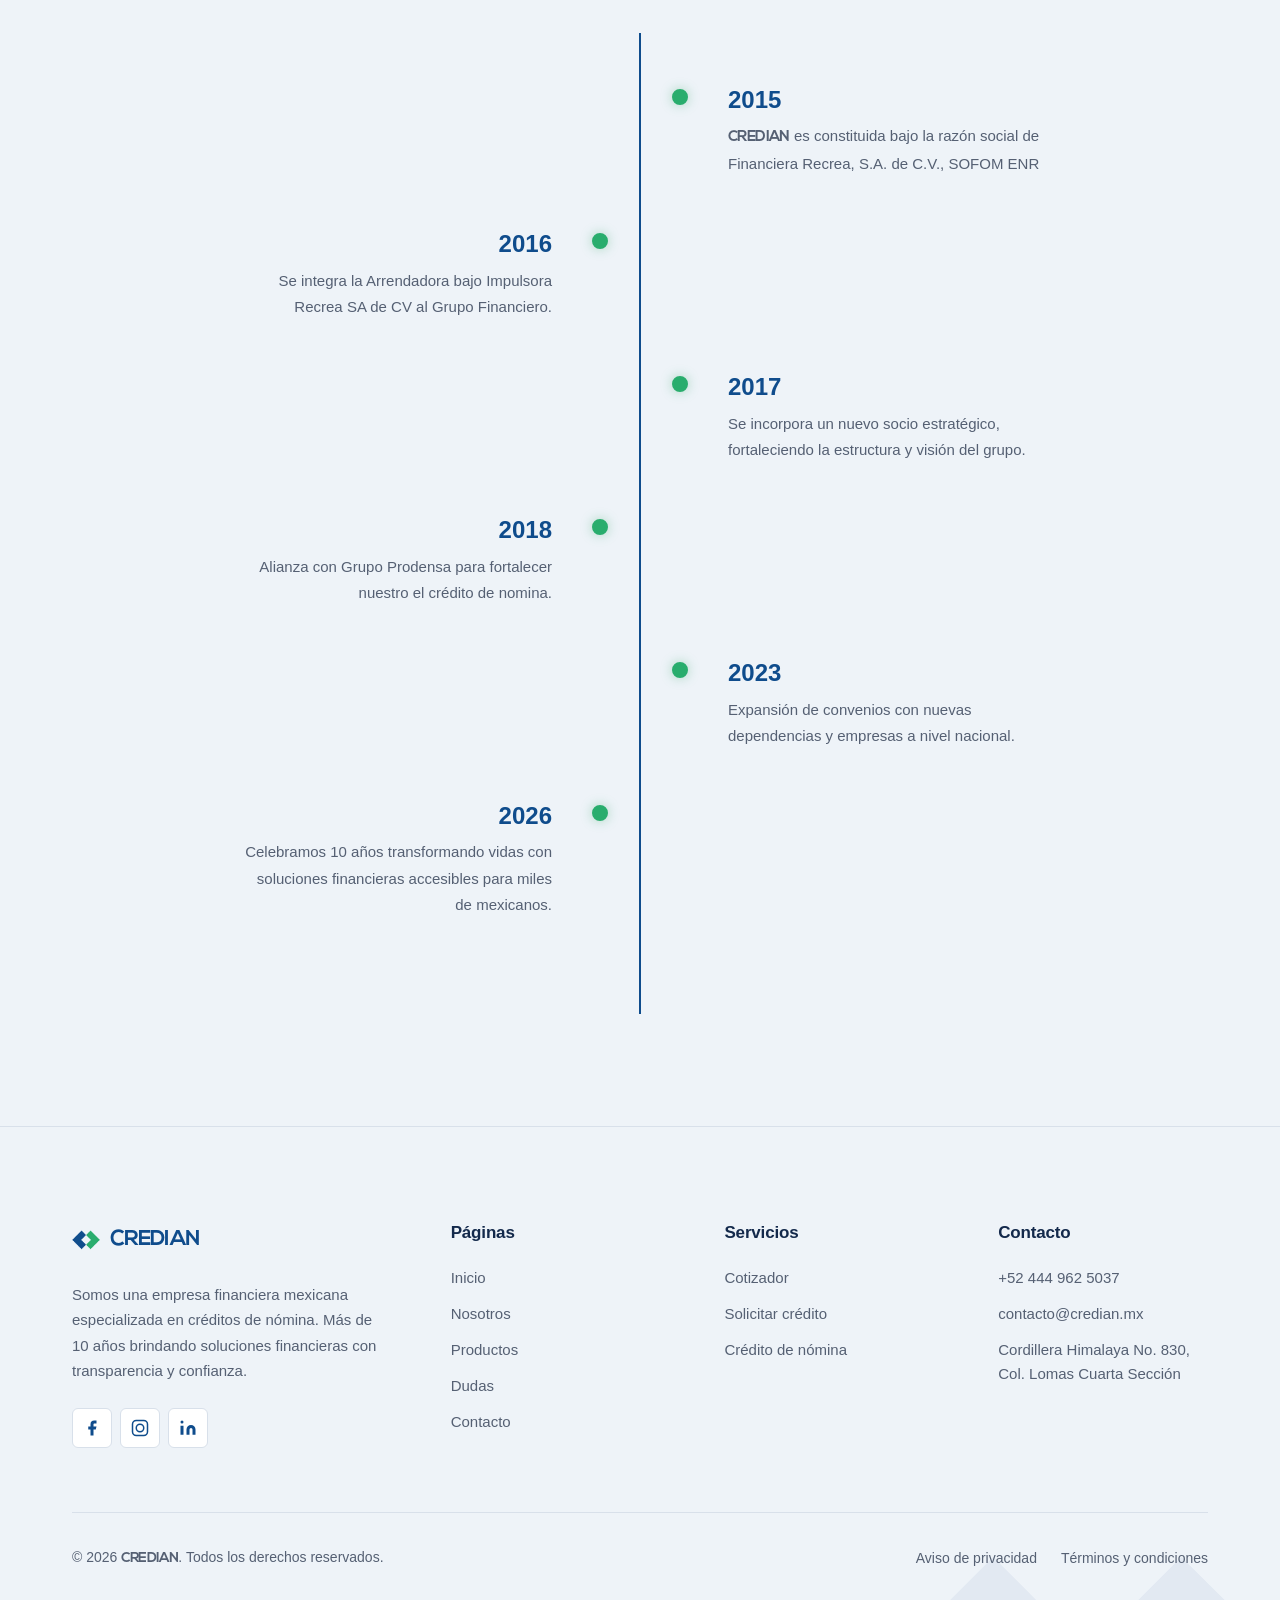
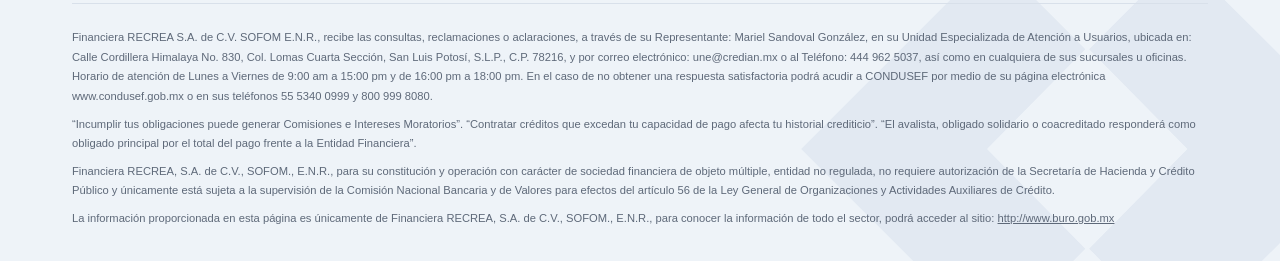
<file: nosotros.html>
<!DOCTYPE html>
<html lang="es-MX">

<head>
  <meta charset="UTF-8">
  <meta name="viewport" content="width=device-width, initial-scale=1.0">
  <title>CREDIAN | Nosotros</title>
  <link rel="icon" href="img/credian.ico" type="image/x-icon">
  <meta name="description"
    content="Conoce la historia, misión y equipo de CREDIAN. Más de 15 años ayudando a miles de mexicanos con créditos de nómina confiables.">
  <link rel="stylesheet" href="css/reset.css">
  <link rel="stylesheet" href="css/variables.css">
  <link rel="stylesheet" href="css/animations.css">
  <link rel="stylesheet" href="css/global.css?v=1.1">
  <style>
    .about-grid {
      display: grid;
      grid-template-columns: 1fr 1fr;
      gap: var(--space-3xl);
      align-items: center
    }

    .about-grid__img {
      border-radius: var(--radius-xl);
      overflow: hidden;
      position: relative;
      aspect-ratio: 4/3;
      background: var(--gradient-brand)
    }

    .about-grid__img img {
      width: 100%;
      height: 100%;
      object-fit: cover
    }

    .about-grid__img::after {
      content: '';
      position: absolute;
      inset: 0;
      background: linear-gradient(135deg, rgba(43, 77, 168, .15), rgba(58, 170, 110, .1));
      pointer-events: none
    }

    .values-grid {
      display: grid;
      grid-template-columns: repeat(auto-fit, minmax(240px, 1fr));
      gap: var(--space-xl)
    }

    .value-card {
      background: var(--color-white);
      border-radius: var(--radius-lg);
      padding: var(--space-2xl);
      text-align: center;
      border: 1px solid rgba(0, 0, 0, .04);
      box-shadow: var(--shadow-sm);
      transition: all var(--transition-base);
      position: relative;
      overflow: hidden
    }

    .value-card::before {
      content: '';
      position: absolute;
      top: 0;
      left: 0;
      right: 0;
      height: 3px;
      background: var(--gradient-brand);
      transform: scaleX(0);
      transition: transform var(--transition-base);
      transform-origin: left
    }

    .value-card:hover::before {
      transform: scaleX(1)
    }

    .value-card:hover {
      transform: translateY(-6px);
      box-shadow: var(--shadow-card-hover)
    }

    .value-card__icon {
      width: 64px;
      height: 64px;
      border-radius: var(--radius-full);
      background: linear-gradient(135deg, rgba(43, 77, 168, .08), rgba(58, 170, 110, .08));
      display: flex;
      align-items: center;
      justify-content: center;
      margin: 0 auto var(--space-lg);
      color: var(--color-blue);
      transition: all var(--transition-base)
    }

    .value-card:hover .value-card__icon {
      background: var(--gradient-brand);
      color: #fff;
      transform: scale(1.1)
    }

    .value-card__icon svg {
      width: 28px;
      height: 28px
    }

    .value-card h4 {
      margin-bottom: var(--space-sm)
    }

    .team-carousel-wrapper {
      overflow: hidden;
      position: relative;
      width: 100vw;
      left: 50%;
      transform: translateX(-50%);
      padding: var(--space-sm) 0;
      /* mask-image to fade edges subtly */
      -webkit-mask-image: linear-gradient(to right, transparent, black 2%, black 98%, transparent);
      mask-image: linear-gradient(to right, transparent, black 2%, black 98%, transparent);
    }

    .team-carousel-track {
      display: flex;
      gap: var(--space-xl);
      width: max-content;
      animation: scrollTrack 45s linear infinite;
    }

    .team-carousel-track:hover {
      animation-play-state: paused;
    }

    .team-carousel-group {
      display: flex;
      gap: var(--space-xl);
      padding: 0 calc(var(--space-xl) / 2);
    }

    @keyframes scrollTrack {
      0% {
        transform: translateX(0);
      }

      100% {
        transform: translateX(-50%);
      }
    }

    .team-card {
      background: var(--color-white);
      border-radius: var(--radius-lg);
      overflow: hidden;
      box-shadow: var(--shadow-sm);
      transition: all var(--transition-base);
      border: 1px solid rgba(0, 0, 0, .04);
      width: 260px;
      flex-shrink: 0;
    }

    .team-card:hover {
      transform: translateY(-8px);
      box-shadow: var(--shadow-card-hover)
    }

    .team-card__photo {
      aspect-ratio: 1;
      background: var(--color-gray-light);
      position: relative;
      overflow: hidden
    }

    .team-card__photo img {
      width: 100%;
      height: 100%;
      object-fit: cover;
      transition: transform var(--transition-slow)
    }

    .team-card:hover .team-card__photo img {
      transform: scale(1.05)
    }

    .team-card__info {
      padding: var(--space-lg)
    }

    .team-card__name {
      font-size: var(--text-lg);
      margin-bottom: 4px
    }

    .team-card__role {
      color: var(--color-blue);
      font-size: var(--text-sm);
      font-weight: var(--fw-medium)
    }

    /* Timeline */
    .timeline {
      position: relative;
      max-width: 800px;
      margin: 0 auto;
      padding: var(--space-2xl) 0
    }

    .timeline__line {
      position: absolute;
      left: 50%;
      top: 0;
      bottom: 0;
      width: 2px;
      background: var(--color-gray-mid);
      transform: translateX(-50%)
    }

    .timeline__line-fill {
      position: absolute;
      left: 0;
      top: 0;
      width: 100%;
      height: 0;
      background: var(--gradient-brand);
      transition: height 2s ease
    }

    .timeline__line-fill.animate {
      height: 100%
    }

    .timeline__item {
      position: relative;
      width: 45%;
      margin-bottom: var(--space-2xl)
    }

    .timeline__item:nth-child(odd) {
      margin-left: 0;
      text-align: right;
      padding-right: var(--space-2xl)
    }

    .timeline__item:nth-child(even) {
      margin-left: auto;
      text-align: left;
      padding-left: var(--space-2xl)
    }

    .timeline__dot {
      position: absolute;
      top: 8px;
      width: 16px;
      height: 16px;
      border-radius: 50%;
      background: var(--color-white);
      border: 3px solid var(--color-blue);
      z-index: 2;
      transition: all var(--transition-base)
    }

    .timeline__item:nth-child(odd) .timeline__dot {
      right: -8px
    }

    .timeline__item:nth-child(even) .timeline__dot {
      left: -8px
    }

    .timeline__item.revealed .timeline__dot {
      background: var(--color-green);
      border-color: var(--color-green);
      box-shadow: 0 0 12px rgba(58, 170, 110, .4)
    }

    .timeline__year {
      font-family: var(--font-display);
      font-weight: var(--fw-extrabold);
      font-size: var(--text-xl);
      color: var(--color-blue);
      margin-bottom: 4px
    }

    .timeline__text {
      font-size: var(--text-sm);
      color: var(--color-gray-text)
    }

    @media(max-width:768px) {
      .about-grid {
        grid-template-columns: 1fr;
        gap: var(--space-2xl)
      }

      .timeline__line {
        left: 20px
      }

      .timeline__item,
      .timeline__item:nth-child(odd),
      .timeline__item:nth-child(even) {
        width: 100%;
        margin-left: 0;
        text-align: left;
        padding-left: 50px;
        padding-right: 0
      }

      .timeline__item:nth-child(odd) .timeline__dot,
      .timeline__item:nth-child(even) .timeline__dot {
        left: 12px;
        right: auto
      }
    }
  </style>
</head>

<body class="page-body">
  <div class="custom-cursor" aria-hidden="true"></div>
  <div class="page-transition-overlay" aria-hidden="true"></div>

  <!-- NAVBAR -->
  <nav class="navbar" aria-label="Navegación principal">
    <div class="navbar__inner">
      <a href="index.html" class="navbar__logo" data-internal aria-label="CREDIAN Inicio">
        <img src="img/logo_credian.png" alt="CREDIAN Logo" class="navbar__img">
        <span class="navbar__logo-text">CREDIAN</span>
      </a>
      <div class="navbar__links">
        <a href="index.html" class="navbar__link" data-internal>Inicio</a>
        <a href="nosotros.html" class="navbar__link active" data-internal>Nosotros</a>
        <a href="productos.html" class="navbar__link" data-internal>Productos</a>
        <a href="dudas.html" class="navbar__link" data-internal>Dudas</a>
        <a href="contacto.html" class="navbar__link" data-internal>Contacto</a>
      </div>
      <div class="navbar__actions">
        <a href="https://cotizador.credian.mx" class="navbar__cotizador" target="_blank" rel="noopener">Cotizador</a>
        <a href="https://cib.logicsystems.com.mx/RECREA/LoginCredian.aspx?EMP=RECREA" class="navbar__cta btn-shimmer"
          target="_blank" rel="noopener">Solicita tu crédito de
          nómina</a>
      </div>
      <button class="navbar__hamburger" aria-label="Abrir menú"><span></span><span></span><span></span></button>
    </div>
  </nav>
  <div class="mobile-menu" aria-hidden="true">
    <a href="index.html" class="mobile-menu__link" data-internal>Inicio</a>
    <a href="nosotros.html" class="mobile-menu__link" data-internal>Nosotros</a>
    <a href="productos.html" class="mobile-menu__link" data-internal>Productos</a>
    <a href="dudas.html" class="mobile-menu__link" data-internal>Dudas</a>
    <a href="contacto.html" class="mobile-menu__link" data-internal>Contacto</a>
    <div class="mobile-menu__divider"></div>
    <a href="https://cotizador.credian.mx" class="mobile-menu__link" target="_blank">Cotizador</a>
    <a href="https://cib.logicsystems.com.mx/RECREA/LoginCredian.aspx?EMP=RECREA" class="mobile-menu__link"
      target="_blank">Solicitar crédito</a>
  </div>

  <!-- HERO -->
  <section class="hero hero--small">
    <div class="hero__bg"></div>
    <div class="rhombus-deco rhombus-deco--2" aria-hidden="true"></div>
    <div class="rhombus-deco rhombus-deco--3 rhombus-deco--green" aria-hidden="true"></div>
    <div class="hero__content">
      <span class="hero__label hero-enter">Conócenos</span>
      <h1 class="hero__title hero-enter">Somos <span class="text-gradient"
          style="-webkit-text-fill-color:transparent;background:linear-gradient(90deg,#7eb8f7,#4CC882);-webkit-background-clip:text;background-clip:text">CREDIAN</span>
      </h1>
      <p class="hero__subtitle hero-enter">Más de 10 años transformando vidas a través de soluciones financieras
        accesibles y transparentes.</p>
    </div>
  </section>

  <!-- ABOUT -->
  <section class="section">
    <div class="container">
      <div class="about-grid">
        <div class="about-grid__img reveal-left">
          <img src="img/team/manga_logo.jpg" alt="Equipo CREDIAN trabajando" loading="lazy">
        </div>
        <div class="reveal-right">
          <span class="section__label">Nuestra historia</span>
          <h2 class="section__title" style="text-align:left">Una misión de <span class="text-gradient">confianza</span>
          </h2>
          <p style="margin-bottom:var(--space-lg)">CREDIAN nació en 2015 con una visión clara: democratizar el acceso al
            crédito para los trabajadores mexicanos. Fundada por un equipo de profesionales financieros con más de 15
            años de experiencia en el sector, nuestra empresa ha crecido hasta convertirse en uno de los referentes en
            créditos de nómina en México.</p>
          <p style="margin-bottom:var(--space-lg)">Creemos que cada persona merece acceso a financiamiento justo y
            transparente. Por eso, hemos desarrollado procesos ágiles que eliminan la burocracia y ponen al cliente en
            el centro de todo lo que hacemos.</p>
          <p><strong>Nuestra misión:</strong> Ser la mejor solución financiera para trabajadores del sector industrial,
            oficinistas corporativos y pequeñas o medianas empresas en México mediante estos tres pilares que sostienen
            nuestra oferta de valor y son nuestro mayor diferenciador.</p>
        </div>
      </div>
    </div>
  </section>

  <!-- VALUES -->
  <section class="section section--gray">
    <div class="container">
      <div class="section__header reveal">
        <span class="section__label">Principios</span>
        <h2 class="section__title">Nuestros <span class="text-gradient">valores</span></h2>
        <p class="section__subtitle">Los pilares que guían cada decisión y cada interacción con nuestros clientes.</p>
      </div>
      <div class="values-grid">
        <div class="value-card reveal stagger-1">
          <div class="value-card__icon"><svg viewBox="0 0 24 24" fill="none" stroke="currentColor" stroke-width="2"
              stroke-linecap="round">
              <path d="M12 22s8-4 8-10V5l-8-3-8 3v7c0 6 8 10 8 10z" />
            </svg></div>
          <h4>Confianza</h4>
          <p class="card__text">Construimos relaciones duraderas basadas en la honestidad y la transparencia total.</p>
        </div>
        <div class="value-card reveal stagger-2">
          <div class="value-card__icon"><svg viewBox="0 0 24 24" fill="none" stroke="currentColor" stroke-width="2"
              stroke-linecap="round">
              <path d="M17 21v-2a4 4 0 0 0-4-4H5a4 4 0 0 0-4 4v2" />
              <circle cx="9" cy="7" r="4" />
              <path d="M23 21v-2a4 4 0 0 0-3-3.87M16 3.13a4 4 0 0 1 0 7.75" />
            </svg></div>
          <h4>Compromiso</h4>
          <p class="card__text">Nos dedicamos al 100% a cada cliente, ofreciendo soluciones adaptadas a sus necesidades.
          </p>
        </div>
        <div class="value-card reveal stagger-3">
          <div class="value-card__icon"><svg viewBox="0 0 24 24" fill="none" stroke="currentColor" stroke-width="2"
              stroke-linecap="round">
              <path d="M13 2L3 14h9l-1 8 10-12h-9l1-8z" />
            </svg></div>
          <h4>Innovación</h4>
          <p class="card__text">Usamos tecnología de punta para hacer los procesos más rápidos y sencillos.</p>
        </div>
        <div class="value-card reveal stagger-4">
          <div class="value-card__icon"><svg viewBox="0 0 24 24" fill="none" stroke="currentColor" stroke-width="2"
              stroke-linecap="round">
              <circle cx="12" cy="12" r="10" />
              <path
                d="M2 12h20M12 2a15.3 15.3 0 0 1 4 10 15.3 15.3 0 0 1-4 10 15.3 15.3 0 0 1-4-10 15.3 15.3 0 0 1 4-10z" />
            </svg></div>
          <h4>Inclusión</h4>
          <p class="card__text">Creemos en el acceso justo al crédito para todos los trabajadores, sin discriminación.
          </p>
        </div>
      </div>
    </div>
  </section>

  <!-- TEAM -->
  <section class="section">
    <div class="container">
      <div class="section__header reveal">
        <span class="section__label">Liderazgo</span>
        <h2 class="section__title">Equipo <span class="text-gradient">directivo</span></h2>
        <p class="section__subtitle">Profesionales con décadas de experiencia en el sector financiero mexicano.</p>
      </div>
      <div class="team-carousel-wrapper">
        <div class="team-carousel-track" id="teamTrack">
          <!-- The content will be duplicated by JS for infinite effect, but we put the original 15 here -->
          <div class="team-carousel-group" id="teamGroupOriginal">
            <div class="team-card">
              <div class="team-card__photo"><img src="img/team/toño.JPG" alt="Antonio Musa" loading="lazy"></div>
              <div class="team-card__info">
                <h4 class="team-card__name">Antonio Musa</h4>
                <p class="team-card__role">CEO</p>
              </div>
            </div>
            <div class="team-card">
              <div class="team-card__photo"><img src="img/team/luis_antonio.jpg" alt="Luis Antonio Mahbub"
                  loading="lazy"></div>
              <div class="team-card__info">
                <h4 class="team-card__name">Luis Antonio Mahbub</h4>
                <p class="team-card__role">CEO</p>
              </div>
            </div>
            <div class="team-card">
              <div class="team-card__photo"><img src="img/team/adri.jpg" alt="Adriana Araiza" loading="lazy"></div>
              <div class="team-card__info">
                <h4 class="team-card__name">Adriana Araiza</h4>
                <p class="team-card__role">Gerente de operaciones</p>
              </div>
            </div>
            <div class="team-card">
              <div class="team-card__photo"><img src="img/team/martha.jpg" alt="Martha Pruneda" loading="lazy"></div>
              <div class="team-card__info">
                <h4 class="team-card__name">Martha Pruneda</h4>
                <p class="team-card__role">Gerente de Finanzas</p>
              </div>
            </div>
            <div class="team-card">
              <div class="team-card__photo"><img src="img/team/andy.jpg" alt="Andrea Gómez" loading="lazy"></div>
              <div class="team-card__info">
                <h4 class="team-card__name">Andrea Gómez</h4>
                <p class="team-card__role">Jefa de Mesa de Control</p>
              </div>
            </div>
            <div class="team-card">
              <div class="team-card__photo"><img src="img/team/blas.jpg" alt="Jesús Blas" loading="lazy"></div>
              <div class="team-card__info">
                <h4 class="team-card__name">Jesús Blas</h4>
                <p class="team-card__role">Jefe de Crédito</p>
              </div>
            </div>
            <div class="team-card">
              <div class="team-card__photo"><img src="img/team/mariana.jpg" alt="Mariana Ortiz" loading="lazy"></div>
              <div class="team-card__info">
                <h4 class="team-card__name">Mariana Ortiz</h4>
                <p class="team-card__role">Jefa Legal</p>
              </div>
            </div>
            <div class="team-card">
              <div class="team-card__photo"><img src="img/team/sarahi.jpg" alt="Sarahí Hernández" loading="lazy"></div>
              <div class="team-card__info">
                <h4 class="team-card__name">Sarahí Hernández</h4>
                <p class="team-card__role">Jefa de Cobranza</p>
              </div>
            </div>
            <div class="team-card">
              <div class="team-card__photo"><img src="img/team/moni.jpg" alt="Mónica Medina" loading="lazy"></div>
              <div class="team-card__info">
                <h4 class="team-card__name">Mónica Medina</h4>
                <p class="team-card__role">Jefa de Cultura</p>
              </div>
            </div>
            <div class="team-card">
              <div class="team-card__photo"><img src="img/team/leo.jpg" alt="Leonardo Ortega" loading="lazy"></div>
              <div class="team-card__info">
                <h4 class="team-card__name">Leonardo Ortega</h4>
                <p class="team-card__role">Jefe de Sistemas</p>
              </div>
            </div>
            <div class="team-card">
              <div class="team-card__photo"><img src="img/team/gon.JPG" alt="Gonzálo Celis" loading="lazy"></div>
              <div class="team-card__info">
                <h4 class="team-card__name">Gonzálo Celis</h4>
                <p class="team-card__role">Ventas Corporativas</p>
              </div>
            </div>
            <div class="team-card">
              <div class="team-card__photo"><img src="img/team/eliud.jpg" alt="Eliud Duque" loading="lazy"></div>
              <div class="team-card__info">
                <h4 class="team-card__name">Eliud Duque</h4>
                <p class="team-card__role">Ventas Comerciales</p>
              </div>
            </div>
            <div class="team-card">
              <div class="team-card__photo"><img src="img/team/ivan.jpg" alt="Iván Gómez" loading="lazy"></div>
              <div class="team-card__info">
                <h4 class="team-card__name">Iván Gómez</h4>
                <p class="team-card__role">Ventas Comerciales</p>
              </div>
            </div>
            <div class="team-card">
              <div class="team-card__photo"><img src="img/team/hugo.jpg" alt="Hugo Segarra" loading="lazy"></div>
              <div class="team-card__info">
                <h4 class="team-card__name">Hugo Segarra</h4>
                <p class="team-card__role">Analísta de Proyectos</p>
              </div>
            </div>
            <div class="team-card">
              <div class="team-card__photo"><img src="img/team/daniel.jpg" alt="Daniel Juárez" loading="lazy"></div>
              <div class="team-card__info">
                <h4 class="team-card__name">Daniel Juárez</h4>
                <p class="team-card__role">Auxiliar</p>
              </div>
            </div>
          </div>
        </div>
      </div>
    </div>
  </section>

  <!-- TIMELINE -->
  <section class="section section--gray">
    <div class="container">
      <div class="section__header reveal">
        <span class="section__label">Trayectoria</span>
        <h2 class="section__title">Nuestra <span class="text-gradient">historia</span></h2>
      </div>
      <div class="timeline">
        <div class="timeline__line">
          <div class="timeline__line-fill" id="tl-fill"></div>
        </div>
        <div class="timeline__item timeline-item">
          <div class="timeline__dot"></div>
          <div class="timeline__year">2015</div>
          <p class="timeline__text">CREDIAN es constituida bajo la razón social de Financiera Recrea, S.A. de C.V.,
            SOFOM ENR</p>
        </div>
        <div class="timeline__item timeline-item">
          <div class="timeline__dot"></div>
          <div class="timeline__year">2016</div>
          <p class="timeline__text">Se integra la Arrendadora bajo Impulsora Recrea SA de CV al Grupo Financiero.</p>
        </div>
        <div class="timeline__item timeline-item">
          <div class="timeline__dot"></div>
          <div class="timeline__year">2017</div>
          <p class="timeline__text">Se incorpora un nuevo socio estratégico, fortaleciendo la estructura y visión del grupo.</p>
        </div>
        <div class="timeline__item timeline-item">
          <div class="timeline__dot"></div>
          <div class="timeline__year">2018</div>
          <p class="timeline__text">Alianza con Grupo Prodensa para fortalecer nuestro el crédito de nomina.</p>
        </div>
        <div class="timeline__item timeline-item">
          <div class="timeline__dot"></div>
          <div class="timeline__year">2023</div>
          <p class="timeline__text">Expansión de convenios con nuevas dependencias y empresas a nivel nacional.</p>
        </div>
        <div class="timeline__item timeline-item">
          <div class="timeline__dot"></div>
          <div class="timeline__year">2026</div>
          <p class="timeline__text">Celebramos 10 años transformando vidas con soluciones financieras accesibles para miles de mexicanos.</p>
        </div>
      </div>
    </div>
  </section>

  <!-- FOOTER -->
  <footer class="footer">
    <div class="container">
      <div class="footer__grid">
        <div class="footer__brand">
          <div class="footer__logo">
            <img src="img/logo_credian.png" alt="CREDIAN Logo" class="footer__img">
            <span class="footer__logo-text">CREDIAN</span>
          </div>
          <p class="footer__brand-desc">Somos una empresa financiera mexicana especializada en créditos de nómina. Más
            de 10 años brindando soluciones financieras con transparencia y confianza.</p>
          <div class="footer__social">
            <a href="https://www.facebook.com/credian.mx/" class="footer__social-link" aria-label="Facebook"><svg
                viewBox="0 0 24 24" fill="currentColor">
                <path d="M18 2h-3a5 5 0 00-5 5v3H7v4h3v8h4v-8h3l1-4h-4V7a1 1 0 011-1h3z" />
              </svg></a>
            <a href="https://www.instagram.com/credianmx/" class="footer__social-link" aria-label="Instagram"><svg
                viewBox="0 0 24 24" fill="none" stroke="currentColor" stroke-width="2">
                <rect x="2" y="2" width="20" height="20" rx="5" />
                <circle cx="12" cy="12" r="5" />
              </svg></a>
            <a href="https://www.linkedin.com/company/credian/posts/?feedView=all" class="footer__social-link"
              aria-label="LinkedIn"><svg viewBox="0 0 24 24" fill="currentColor">
                <path
                  d="M16 8a6 6 0 016 6v7h-4v-7a2 2 0 00-4 0v7h-4v-7a6 6 0 016-6zM2 9h4v12H2zM4 6a2 2 0 100-4 2 2 0 000 4z" />
              </svg></a>
          </div>
        </div>
        <div>
          <h4 class="footer__column-title">Páginas</h4><a href="index.html" class="footer__link"
            data-internal>Inicio</a><a href="nosotros.html" class="footer__link" data-internal>Nosotros</a><a
            href="productos.html" class="footer__link" data-internal>Productos</a><a href="dudas.html"
            class="footer__link" data-internal>Dudas</a><a href="contacto.html" class="footer__link"
            data-internal>Contacto</a>
        </div>
        <div>
          <h4 class="footer__column-title">Servicios</h4><a href="https://cotizador.credian.mx" class="footer__link"
            target="_blank">Cotizador</a><a href="https://cib.logicsystems.com.mx/RECREA/LoginCredian.aspx?EMP=RECREA"
            class="footer__link" target="_blank">Solicitar
            crédito</a><a href="productos.html" class="footer__link" data-internal>Crédito de nómina</a>
        </div>
        <div>
          <h4 class="footer__column-title">Contacto</h4>
          <a href="tel:+52 444 962 5037" class="footer__link">+52 444 962 5037</a>
          <a href="mailto:contacto@credian.mx" class="footer__link">contacto@credian.mx</a>
          <a class="footer__link" href="https://maps.app.goo.gl/pszoTMPpHbt7NWdv6">
            Cordillera Himalaya No. 830, Col. Lomas Cuarta Sección
          </a>
        </div>
      </div>
      <div class="footer__bottom">
        <p class="footer__copy">&copy; <span id="current-year">2026</span> CREDIAN. Todos los derechos reservados.</p>
        <div class="footer__legal"><a href="docs/aviso_de_privacidad.pdf" target="_blank" rel="noopener">Aviso de privacidad</a><a
            href="docs/terminos_y_condiciones.pdf" target="_blank" rel="noopener">Términos y condiciones</a></div>
      </div>
      <div class="footer__disclaimer">
        <p>Financiera RECREA S.A. de C.V. SOFOM E.N.R., recibe las consultas, reclamaciones o aclaraciones, a través de
          su Representante: Mariel Sandoval González, en su Unidad Especializada de Atención a Usuarios, ubicada en:
          Calle Cordillera Himalaya No. 830, Col. Lomas Cuarta Sección, San Luis Potosí, S.L.P., C.P. 78216, y por
          correo electrónico: une@credian.mx o al Teléfono: 444 962 5037, así como en cualquiera de sus sucursales u
          oficinas. Horario de atención de Lunes a Viernes de 9:00 am a 15:00 pm y de 16:00 pm a 18:00 pm. En el caso de
          no obtener una respuesta satisfactoria podrá acudir a CONDUSEF por medio de su página electrónica
          www.condusef.gob.mx o en sus teléfonos 55 5340 0999 y 800 999 8080.</p>
        <p>“Incumplir tus obligaciones puede generar Comisiones e Intereses Moratorios”. “Contratar créditos que excedan
          tu capacidad de pago afecta tu historial crediticio”. “El avalista, obligado solidario o coacreditado
          responderá como obligado principal por el total del pago frente a la Entidad Financiera”.</p>
        <p>Financiera RECREA, S.A. de C.V., SOFOM., E.N.R., para su constitución y operación con carácter de sociedad
          financiera de objeto múltiple, entidad no regulada, no requiere autorización de la Secretaría de Hacienda y
          Crédito Público y únicamente está sujeta a la supervisión de la Comisión Nacional Bancaria y de Valores para
          efectos del artículo 56 de la Ley General de Organizaciones y Actividades Auxiliares de Crédito.</p>
        <p>La información proporcionada en esta página es únicamente de Financiera RECREA, S.A. de C.V., SOFOM., E.N.R.,
          para conocer la información de todo el sector, podrá acceder al sitio: <a href="http://www.buro.gob.mx"
            target="_blank" rel="noopener"
            style="color: inherit; text-decoration: underline;">http://www.buro.gob.mx</a></p>
      </div>
    </div>
  </footer>

  <script src="js/nav.js"></script>
  <script src="js/main.js"></script>
  <script src="js/animations.js"></script>
  <script>
    const tlFill = document.getElementById('tl-fill');
    if (tlFill && 'IntersectionObserver' in window) {
      new IntersectionObserver((e) => { e.forEach(en => { if (en.isIntersecting) en.target.classList.add('animate'); }); }, { threshold: 0.1 }).observe(tlFill);
    }

    // Duplicate team carousel for infinite scroll
    const teamTrack = document.getElementById('teamTrack');
    const teamGroup = document.getElementById('teamGroupOriginal');
    if (teamTrack && teamGroup) {
      const clone = teamGroup.cloneNode(true);
      clone.id = 'teamGroupClone';
      clone.setAttribute('aria-hidden', 'true');
      teamTrack.appendChild(clone);
    }
  </script>
</body>

</html>
</file>
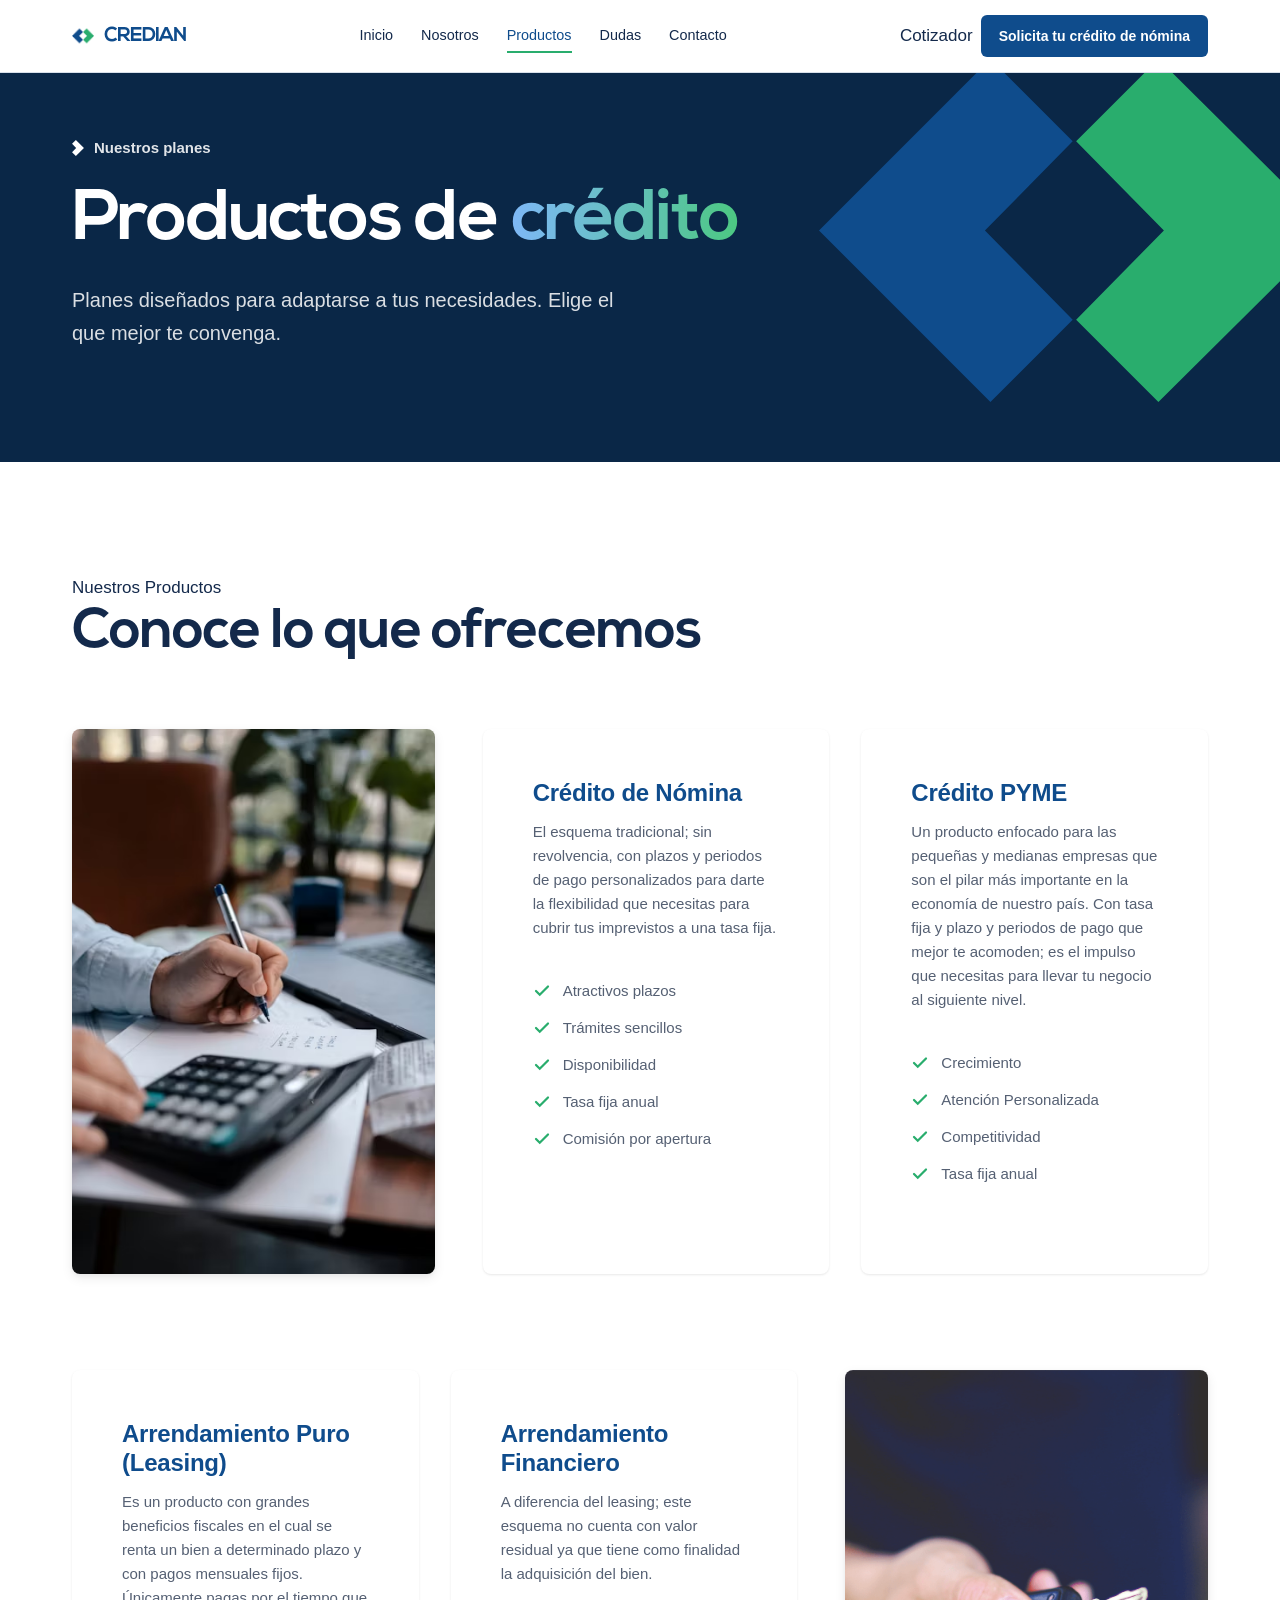
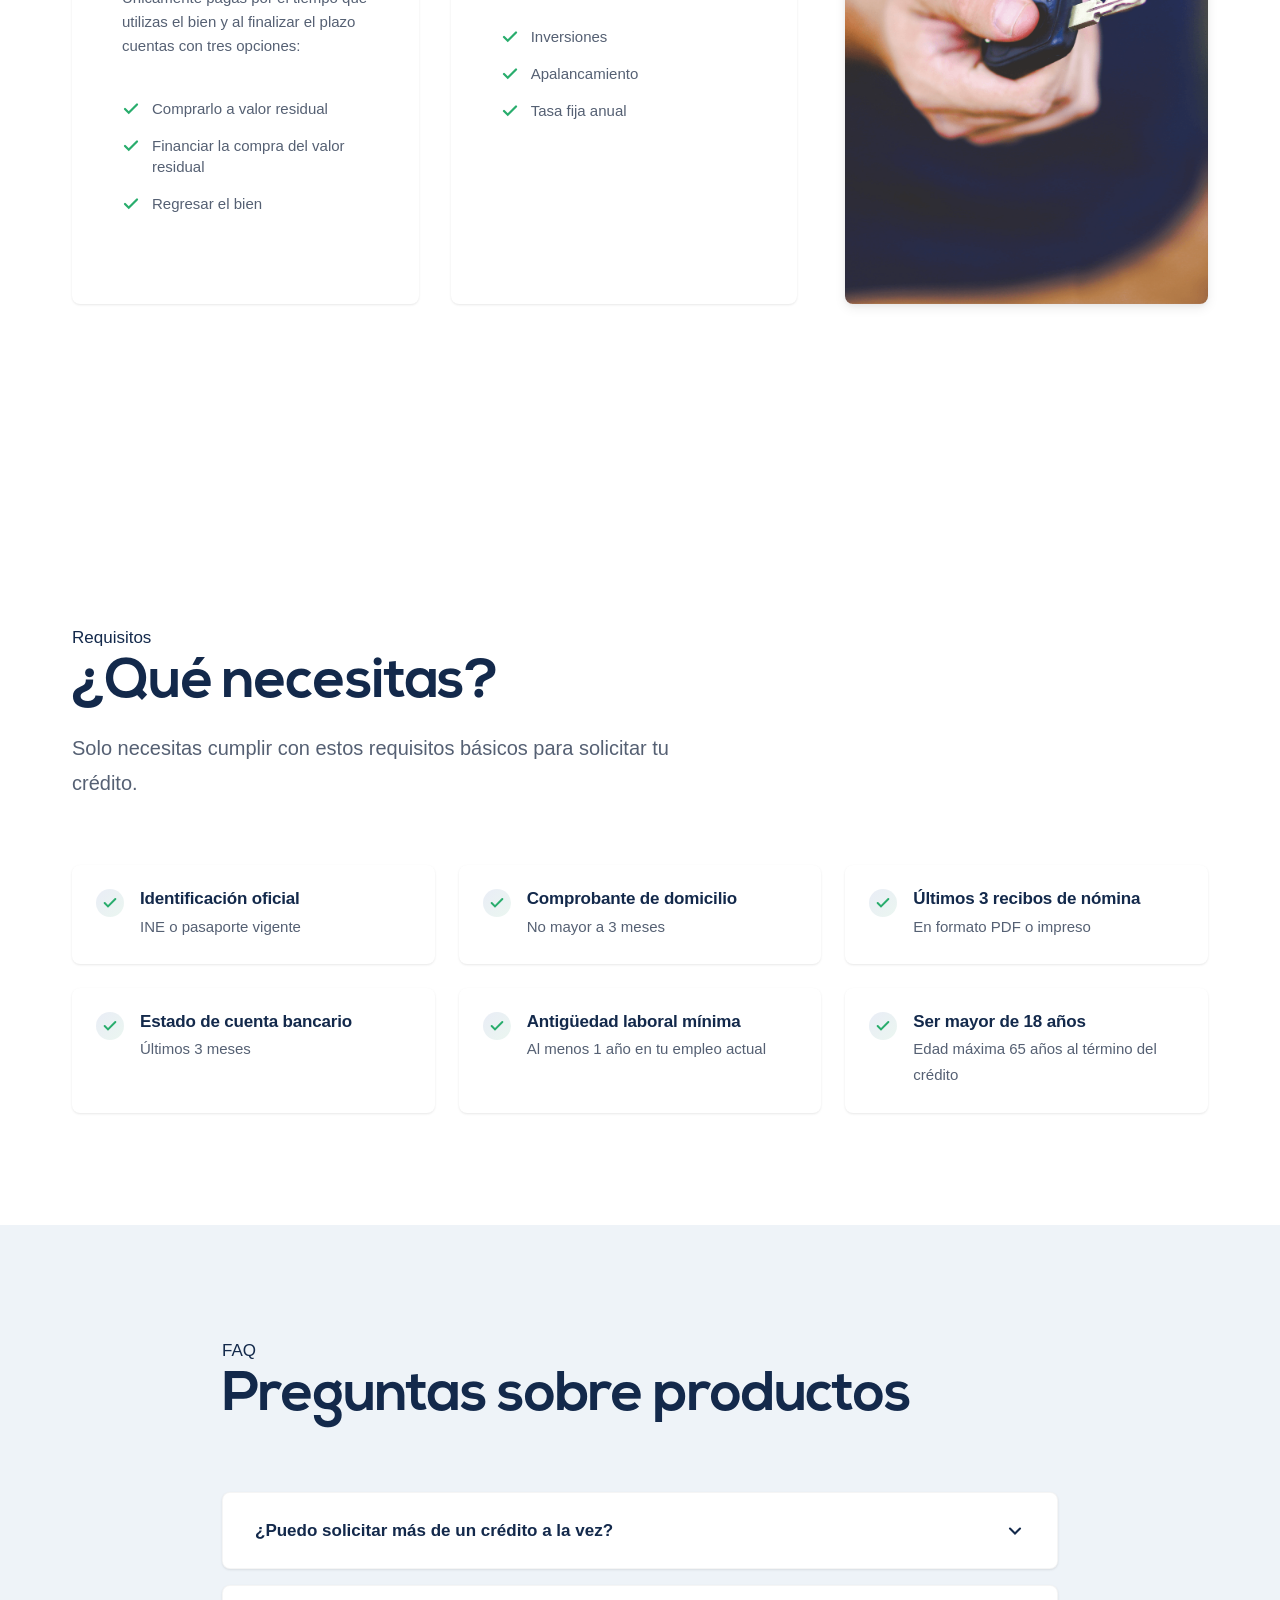
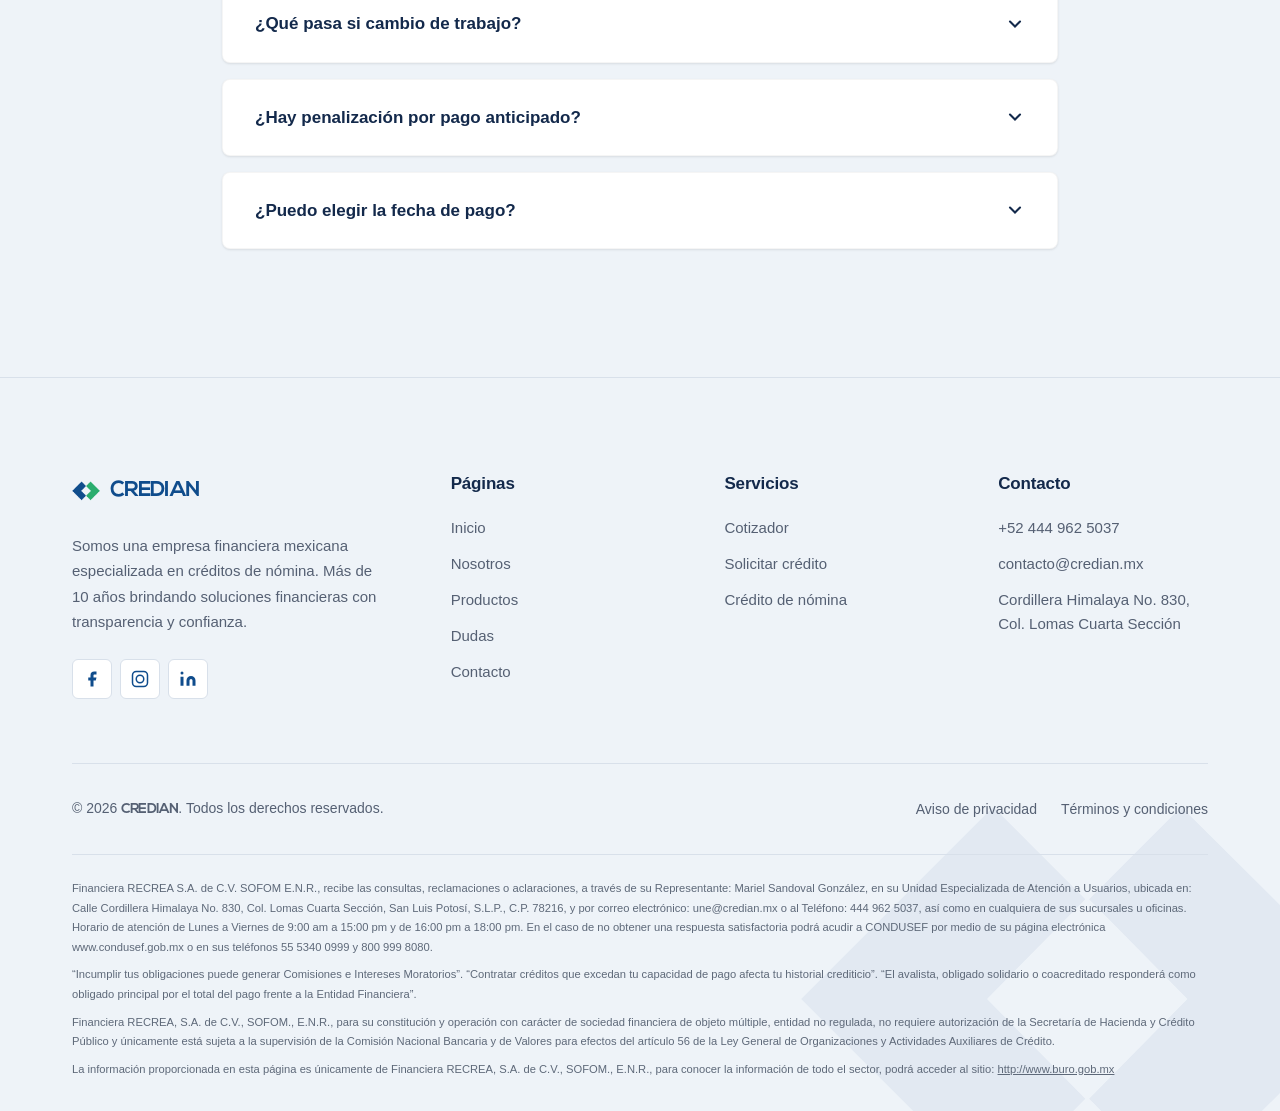
<file: productos.html>
<!DOCTYPE html>
<html lang="es-MX">

<head>
  <meta charset="UTF-8">
  <meta name="viewport" content="width=device-width, initial-scale=1.0">
  <title>CREDIAN | Productos</title>
  <link rel="icon" href="img/credian.ico" type="image/x-icon">
  <meta name="description"
    content="Conoce nuestros planes de crédito de nómina: desde $10,000 hasta $500,000 MXN. Tasas competitivas y plazos flexibles.">
  <link rel="stylesheet" href="css/reset.css">
  <link rel="stylesheet" href="css/variables.css">
  <link rel="stylesheet" href="css/animations.css">
  <link rel="stylesheet" href="css/global.css?v=1.1">
  <style>
    .product-card {
      background: var(--color-white);
      border-radius: var(--radius-xl);
      padding: var(--space-2xl);
      box-shadow: var(--shadow-sm);
      border: 2px solid transparent;
      transition: all var(--transition-base);
      position: relative;
      overflow: hidden;
      display: flex;
      flex-direction: column;
    }

    .product-card:hover {
      box-shadow: var(--shadow-card-hover);
      transform: translateY(-8px)
    }

    .products-category {
      display: grid;
      grid-template-columns: 1fr 2fr;
      gap: var(--space-2xl);
      margin-bottom: var(--space-4xl);
    }

    .products-category--reverse {
      grid-template-columns: 2fr 1fr;
    }

    .products-category__image {
      border-radius: var(--radius-xl);
      overflow: hidden;
      box-shadow: var(--shadow-md);
      position: relative;
      min-height: 300px;
    }

    .products-category__image img {
      width: 100%;
      height: 100%;
      object-fit: cover;
      transition: transform var(--transition-slow);
      position: absolute;
      top: 0;
      left: 0;
    }

    .products-category__image:hover img {
      transform: scale(1.05);
    }

    .products-category__cards {
      display: grid;
      grid-template-columns: repeat(auto-fit, minmax(280px, 1fr));
      gap: var(--space-xl);
    }

    @media (max-width: 992px) {

      .products-category,
      .products-category--reverse {
        grid-template-columns: 1fr;
      }

      .products-category__image {
        min-height: 250px;
        order: -1;
      }
    }

    .product-card__name {
      font-size: var(--text-xl);
      font-weight: var(--fw-bold);
      margin-bottom: var(--space-sm);
      color: var(--color-blue);
    }

    .product-card__desc {
      font-size: var(--text-sm);
      color: var(--color-gray-text);
      line-height: 1.6;
      margin-bottom: var(--space-xl);
    }

    .product-card__features {
      list-style: none;
      margin-bottom: var(--space-xl);
      flex-grow: 1;
    }

    .product-card__features li {
      display: flex;
      align-items: flex-start;
      gap: .75rem;
      padding: .5rem 0;
      font-size: var(--text-sm);
      color: var(--color-gray-text);
      line-height: 1.4;
    }

    .product-card__features li svg {
      width: 18px;
      height: 18px;
      color: var(--color-green);
      flex-shrink: 0;
      margin-top: 2px;
    }

    .compare-table {
      width: 100%;
      border-collapse: collapse;
      border-radius: var(--radius-lg);
      overflow: hidden;
      box-shadow: var(--shadow-md)
    }

    .compare-table thead {
      background: var(--color-navbar)
    }

    .compare-table th {
      color: #fff;
      font-family: var(--font-display);
      font-weight: var(--fw-semibold);
      font-size: var(--text-sm);
      padding: 1rem 1.25rem;
      text-align: left
    }

    .compare-table td {
      padding: 1rem 1.25rem;
      font-size: var(--text-sm);
      border-bottom: 1px solid var(--color-gray-mid)
    }

    .compare-table tbody tr:nth-child(even) {
      background: var(--color-gray-light)
    }

    .compare-table tbody tr:hover {
      background: rgba(43, 77, 168, .04)
    }

    .compare-table td:first-child {
      font-weight: var(--fw-medium);
      color: var(--color-dark)
    }

    .check-svg {
      color: var(--color-green)
    }

    .requirements {
      display: grid;
      grid-template-columns: repeat(auto-fit, minmax(280px, 1fr));
      gap: var(--space-lg)
    }

    .req-item {
      display: flex;
      align-items: flex-start;
      gap: var(--space-md);
      padding: var(--space-lg);
      background: var(--color-white);
      border-radius: var(--radius-md);
      box-shadow: var(--shadow-sm);
      transition: all var(--transition-base)
    }

    .req-item:hover {
      box-shadow: var(--shadow-md);
      transform: translateX(4px)
    }

    .req-item__check {
      width: 28px;
      height: 28px;
      border-radius: var(--radius-full);
      background: linear-gradient(135deg, rgba(43, 77, 168, .1), rgba(58, 170, 110, .1));
      display: flex;
      align-items: center;
      justify-content: center;
      flex-shrink: 0;
      color: var(--color-green)
    }

    .req-item__check svg {
      width: 16px;
      height: 16px
    }

    .faq-section .accordion-item {
      background: var(--color-white);
      border-radius: var(--radius-md);
      margin-bottom: var(--space-md);
      box-shadow: var(--shadow-sm);
      border: 1px solid rgba(0, 0, 0, .04);
      overflow: hidden
    }

    .faq-section .accordion-trigger {
      display: flex;
      align-items: center;
      justify-content: space-between;
      width: 100%;
      padding: var(--space-lg) var(--space-xl);
      font-family: var(--font-display);
      font-size: var(--text-base);
      font-weight: var(--fw-semibold);
      color: var(--color-dark);
      cursor: pointer;
      transition: background var(--transition-fast);
      text-align: left
    }

    .faq-section .accordion-trigger:hover {
      background: var(--color-gray-light)
    }

    .faq-section .accordion-content {
      padding: 0 var(--space-xl) 0;
      color: var(--color-gray-text);
      font-size: var(--text-sm);
      line-height: 1.8
    }

    .faq-section .accordion-item.active .accordion-content {
      padding-bottom: var(--space-lg)
    }

    .accordion-icon svg {
      width: 20px;
      height: 20px;
      transition: transform var(--transition-base)
    }

    .accordion-item.active .accordion-icon svg {
      transform: rotate(180deg)
    }

    @media(max-width:768px) {
      .compare-wrapper {
        overflow-x: auto;
        -webkit-overflow-scrolling: touch
      }

      .compare-table {
        min-width: 600px
      }
    }
  </style>
</head>

<body class="page-body">
  <div class="custom-cursor" aria-hidden="true"></div>
  <div class="page-transition-overlay" aria-hidden="true"></div>

  <nav class="navbar" aria-label="Navegación principal">
    <div class="navbar__inner">
      <a href="index.html" class="navbar__logo" data-internal aria-label="CREDIAN Inicio">
        <img src="img/logo_credian.png" alt="CREDIAN Logo" class="navbar__img">
        <span class="navbar__logo-text">CREDIAN</span>
      </a>
      <div class="navbar__links"><a href="index.html" class="navbar__link" data-internal>Inicio</a><a
          href="nosotros.html" class="navbar__link" data-internal>Nosotros</a><a href="productos.html"
          class="navbar__link active" data-internal>Productos</a><a href="dudas.html" class="navbar__link"
          data-internal>Dudas</a><a href="contacto.html" class="navbar__link" data-internal>Contacto</a></div>
      <div class="navbar__actions"><a href="https://cotizador.credian.mx/" class="navbar__cotizador"
          target="_blank">Cotizador</a><a href="https://cib.logicsystems.com.mx/RECREA/LoginCredian.aspx?EMP=RECREA"
          class="navbar__cta btn-shimmer" target="_blank">Solicita tu crédito de nómina</a></div>
      <button class="navbar__hamburger" aria-label="Abrir menú"><span></span><span></span><span></span></button>
    </div>
  </nav>
  <div class="mobile-menu" aria-hidden="true"><a href="index.html" class="mobile-menu__link" data-internal>Inicio</a><a
      href="nosotros.html" class="mobile-menu__link" data-internal>Nosotros</a><a href="productos.html"
      class="mobile-menu__link" data-internal>Productos</a><a href="dudas.html" class="mobile-menu__link"
      data-internal>Dudas</a><a href="contacto.html" class="mobile-menu__link" data-internal>Contacto</a>
    <div class="mobile-menu__divider"></div><a href="https://cotizador.credian.mx/" class="mobile-menu__link"
      target="_blank">Cotizador</a><a href="#solicitar" class="mobile-menu__link" target="_blank">Solicitar crédito</a>
  </div>

  <!-- HERO -->
  <section class="hero hero--small">
    <div class="hero__bg"></div>
    <div class="rhombus-deco rhombus-deco--1 rhombus-deco--green" aria-hidden="true"></div>
    <div class="rhombus-deco rhombus-deco--4" aria-hidden="true"></div>
    <div class="hero__content">
      <span class="hero__label hero-enter">Nuestros planes</span>
      <h1 class="hero__title hero-enter">Productos de <span class="text-gradient"
          style="-webkit-text-fill-color:transparent;background:linear-gradient(90deg,#7eb8f7,#4CC882);-webkit-background-clip:text;background-clip:text">crédito</span>
      </h1>
      <p class="hero__subtitle hero-enter">Planes diseñados para adaptarse a tus necesidades. Elige el que mejor te
        convenga.</p>
    </div>
  </section>

  <!-- PRODUCTS -->
  <section class="section">
    <div class="container">
      <div class="section__header reveal">
        <span class="section__label">Nuestros Productos</span>
        <h2 class="section__title">Conoce lo que <span class="text-gradient">ofrecemos</span></h2>
      </div>
      <!-- Categoría: Créditos -->
      <div class="products-category reveal">
        <div class="products-category__image">
          <img src="img/premium_photo-1679496828825-5d479da38e07.avif" alt="Profesionales de Crédito">
        </div>
        <div class="products-category__cards">
          <div class="product-card stagger-1">
            <h3 class="product-card__name">Crédito de Nómina</h3>
            <p class="product-card__desc">El esquema tradicional; sin revolvencia, con plazos y periodos de pago
              personalizados para darte la flexibilidad que necesitas para cubrir tus imprevistos a una tasa fija.</p>
            <ul class="product-card__features">
              <li><svg viewBox="0 0 24 24" fill="none" stroke="currentColor" stroke-width="3" stroke-linecap="round">
                  <polyline points="20 6 9 17 4 12" />
                </svg>Atractivos plazos</li>
              <li><svg viewBox="0 0 24 24" fill="none" stroke="currentColor" stroke-width="3" stroke-linecap="round">
                  <polyline points="20 6 9 17 4 12" />
                </svg>Trámites sencillos</li>
              <li><svg viewBox="0 0 24 24" fill="none" stroke="currentColor" stroke-width="3" stroke-linecap="round">
                  <polyline points="20 6 9 17 4 12" />
                </svg>Disponibilidad</li>
              <li><svg viewBox="0 0 24 24" fill="none" stroke="currentColor" stroke-width="3" stroke-linecap="round">
                  <polyline points="20 6 9 17 4 12" />
                </svg>Tasa fija anual</li>
              <li><svg viewBox="0 0 24 24" fill="none" stroke="currentColor" stroke-width="3" stroke-linecap="round">
                  <polyline points="20 6 9 17 4 12" />
                </svg>Comisión por apertura</li>
            </ul>
          </div>
          <div class="product-card stagger-2">
            <h3 class="product-card__name">Crédito PYME</h3>
            <p class="product-card__desc">Un producto enfocado para las pequeñas y medianas empresas que son el pilar
              más importante en la economía de nuestro país. Con tasa fija y plazo y periodos de pago que mejor te
              acomoden; es el impulso que necesitas para llevar tu negocio al siguiente nivel.</p>
            <ul class="product-card__features">
              <li><svg viewBox="0 0 24 24" fill="none" stroke="currentColor" stroke-width="3" stroke-linecap="round">
                  <polyline points="20 6 9 17 4 12" />
                </svg>Crecimiento</li>
              <li><svg viewBox="0 0 24 24" fill="none" stroke="currentColor" stroke-width="3" stroke-linecap="round">
                  <polyline points="20 6 9 17 4 12" />
                </svg>Atención Personalizada</li>
              <li><svg viewBox="0 0 24 24" fill="none" stroke="currentColor" stroke-width="3" stroke-linecap="round">
                  <polyline points="20 6 9 17 4 12" />
                </svg>Competitividad</li>
              <li><svg viewBox="0 0 24 24" fill="none" stroke="currentColor" stroke-width="3" stroke-linecap="round">
                  <polyline points="20 6 9 17 4 12" />
                </svg>Tasa fija anual</li>
            </ul>
          </div>
        </div>
      </div>

      <!-- Categoría: Arrendamientos -->
      <div class="products-category products-category--reverse reveal">
        <div class="products-category__cards">
          <div class="product-card stagger-3">
            <h3 class="product-card__name">Arrendamiento Puro (Leasing)</h3>
            <p class="product-card__desc">Es un producto con grandes beneficios fiscales en el cual se renta un bien a
              determinado plazo y con pagos mensuales fijos. Únicamente pagas por el tiempo que utilizas el bien y al
              finalizar el plazo cuentas con tres opciones:</p>
            <ul class="product-card__features">
              <li><svg viewBox="0 0 24 24" fill="none" stroke="currentColor" stroke-width="3" stroke-linecap="round">
                  <polyline points="20 6 9 17 4 12" />
                </svg>Comprarlo a valor residual</li>
              <li><svg viewBox="0 0 24 24" fill="none" stroke="currentColor" stroke-width="3" stroke-linecap="round">
                  <polyline points="20 6 9 17 4 12" />
                </svg>Financiar la compra del valor residual</li>
              <li><svg viewBox="0 0 24 24" fill="none" stroke="currentColor" stroke-width="3" stroke-linecap="round">
                  <polyline points="20 6 9 17 4 12" />
                </svg>Regresar el bien</li>
            </ul>
          </div>
          <div class="product-card stagger-4">
            <h3 class="product-card__name">Arrendamiento Financiero</h3>
            <p class="product-card__desc">A diferencia del leasing; este esquema no cuenta con valor residual ya que
              tiene como finalidad la adquisición del bien.</p>
            <ul class="product-card__features">
              <li><svg viewBox="0 0 24 24" fill="none" stroke="currentColor" stroke-width="3" stroke-linecap="round">
                  <polyline points="20 6 9 17 4 12" />
                </svg>Inversiones</li>
              <li><svg viewBox="0 0 24 24" fill="none" stroke="currentColor" stroke-width="3" stroke-linecap="round">
                  <polyline points="20 6 9 17 4 12" />
                </svg>Apalancamiento</li>
              <li><svg viewBox="0 0 24 24" fill="none" stroke="currentColor" stroke-width="3" stroke-linecap="round">
                  <polyline points="20 6 9 17 4 12" />
                </svg>Tasa fija anual</li>
            </ul>
          </div>
        </div>
        <div class="products-category__image">
          <img src="img/servicio3.png" alt="Bienes de Arrendamiento">
        </div>
      </div>
    </div>
  </section>



  <!-- REQUIREMENTS -->
  <section class="section">
    <div class="container">
      <div class="section__header reveal">
        <span class="section__label">Requisitos</span>
        <h2 class="section__title">¿Qué <span class="text-gradient">necesitas</span>?</h2>
        <p class="section__subtitle">Solo necesitas cumplir con estos requisitos básicos para solicitar tu crédito.</p>
      </div>
      <div class="requirements">
        <div class="req-item reveal stagger-1">
          <div class="req-item__check"><svg viewBox="0 0 24 24" fill="none" stroke="currentColor" stroke-width="3"
              stroke-linecap="round">
              <polyline points="20 6 9 17 4 12" />
            </svg></div>
          <div>
            <h4 style="font-size:var(--text-base);margin-bottom:4px">Identificación oficial</h4>
            <p style="font-size:var(--text-sm);color:var(--color-gray-text)">INE o pasaporte vigente</p>
          </div>
        </div>
        <div class="req-item reveal stagger-2">
          <div class="req-item__check"><svg viewBox="0 0 24 24" fill="none" stroke="currentColor" stroke-width="3"
              stroke-linecap="round">
              <polyline points="20 6 9 17 4 12" />
            </svg></div>
          <div>
            <h4 style="font-size:var(--text-base);margin-bottom:4px">Comprobante de domicilio</h4>
            <p style="font-size:var(--text-sm);color:var(--color-gray-text)">No mayor a 3 meses</p>
          </div>
        </div>
        <div class="req-item reveal stagger-3">
          <div class="req-item__check"><svg viewBox="0 0 24 24" fill="none" stroke="currentColor" stroke-width="3"
              stroke-linecap="round">
              <polyline points="20 6 9 17 4 12" />
            </svg></div>
          <div>
            <h4 style="font-size:var(--text-base);margin-bottom:4px">Últimos 3 recibos de nómina</h4>
            <p style="font-size:var(--text-sm);color:var(--color-gray-text)">En formato PDF o impreso</p>
          </div>
        </div>
        <div class="req-item reveal stagger-4">
          <div class="req-item__check"><svg viewBox="0 0 24 24" fill="none" stroke="currentColor" stroke-width="3"
              stroke-linecap="round">
              <polyline points="20 6 9 17 4 12" />
            </svg></div>
          <div>
            <h4 style="font-size:var(--text-base);margin-bottom:4px">Estado de cuenta bancario</h4>
            <p style="font-size:var(--text-sm);color:var(--color-gray-text)">Últimos 3 meses</p>
          </div>
        </div>
        <div class="req-item reveal stagger-5">
          <div class="req-item__check"><svg viewBox="0 0 24 24" fill="none" stroke="currentColor" stroke-width="3"
              stroke-linecap="round">
              <polyline points="20 6 9 17 4 12" />
            </svg></div>
          <div>
            <h4 style="font-size:var(--text-base);margin-bottom:4px">Antigüedad laboral mínima</h4>
            <p style="font-size:var(--text-sm);color:var(--color-gray-text)">Al menos 1 año en tu empleo actual</p>
          </div>
        </div>
        <div class="req-item reveal stagger-6">
          <div class="req-item__check"><svg viewBox="0 0 24 24" fill="none" stroke="currentColor" stroke-width="3"
              stroke-linecap="round">
              <polyline points="20 6 9 17 4 12" />
            </svg></div>
          <div>
            <h4 style="font-size:var(--text-base);margin-bottom:4px">Ser mayor de 18 años</h4>
            <p style="font-size:var(--text-sm);color:var(--color-gray-text)">Edad máxima 65 años al término del crédito
            </p>
          </div>
        </div>
      </div>
    </div>
  </section>

  <!-- FAQ -->
  <section class="section section--gray faq-section">
    <div class="container container--narrow">
      <div class="section__header reveal">
        <span class="section__label">FAQ</span>
        <h2 class="section__title">Preguntas sobre <span class="text-gradient">productos</span></h2>
      </div>
      <div class="accordion-item reveal"><button class="accordion-trigger" aria-expanded="false"><span>¿Puedo solicitar
            más de un crédito a la vez?</span><span class="accordion-icon"><svg viewBox="0 0 24 24" fill="none"
              stroke="currentColor" stroke-width="2.5" stroke-linecap="round" width="20" height="20">
              <polyline points="6 9 12 15 18 9" />
            </svg></span></button>
        <div class="accordion-content">
          <p>No, solo puedes tener un crédito activo. Sin embargo, una vez que hayas pagado el 50% de tu crédito actual,
            puedes solicitar una renovación con mejores condiciones.</p>
        </div>
      </div>
      <div class="accordion-item reveal"><button class="accordion-trigger" aria-expanded="false"><span>¿Qué pasa si
            cambio de trabajo?</span><span class="accordion-icon"><svg viewBox="0 0 24 24" fill="none"
              stroke="currentColor" stroke-width="2.5" stroke-linecap="round" width="20" height="20">
              <polyline points="6 9 12 15 18 9" />
            </svg></span></button>
        <div class="accordion-content">
          <p>Si cambias de empleo, contacta a tu asesor para reestructurar el método de pago. Puedes continuar pagando
            mediante domiciliación bancaria.</p>
        </div>
      </div>
      <div class="accordion-item reveal"><button class="accordion-trigger" aria-expanded="false"><span>¿Hay penalización
            por pago anticipado?</span><span class="accordion-icon"><svg viewBox="0 0 24 24" fill="none"
              stroke="currentColor" stroke-width="2.5" stroke-linecap="round" width="20" height="20">
              <polyline points="6 9 12 15 18 9" />
            </svg></span></button>
        <div class="accordion-content">
          <p>No, en CREDIAN no cobramos penalización por pago anticipado. De hecho, al liquidar antes ahorras en
            intereses.</p>
        </div>
      </div>
      <div class="accordion-item reveal"><button class="accordion-trigger" aria-expanded="false"><span>¿Puedo elegir la
            fecha de pago?</span><span class="accordion-icon"><svg viewBox="0 0 24 24" fill="none" stroke="currentColor"
              stroke-width="2.5" stroke-linecap="round" width="20" height="20">
              <polyline points="6 9 12 15 18 9" />
            </svg></span></button>
        <div class="accordion-content">
          <p>El descuento se realiza automáticamente de tu nómina en la fecha que tu empresa procesa el pago, así no
            tienes que preocuparte por fechas.</p>
        </div>
      </div>
    </div>
  </section>

  <!-- FOOTER -->
  <footer class="footer">
    <div class="container">
      <div class="footer__grid">
        <div class="footer__brand">
          <div class="footer__logo">
            <img src="img/logo_credian.png" alt="CREDIAN Logo" class="footer__img">
            <span class="footer__logo-text">CREDIAN</span>
          </div>
          <p class="footer__brand-desc">Somos una empresa financiera mexicana especializada en créditos de nómina. Más
            de 10 años brindando soluciones financieras con transparencia y confianza.</p>
          <div class="footer__social">
            <a href="https://www.facebook.com/credian.mx/" class="footer__social-link" aria-label="Facebook"><svg
                viewBox="0 0 24 24" fill="currentColor">
                <path d="M18 2h-3a5 5 0 00-5 5v3H7v4h3v8h4v-8h3l1-4h-4V7a1 1 0 011-1h3z" />
              </svg></a>
            <a href="https://www.instagram.com/credianmx/" class="footer__social-link" aria-label="Instagram"><svg
                viewBox="0 0 24 24" fill="none" stroke="currentColor" stroke-width="2">
                <rect x="2" y="2" width="20" height="20" rx="5" />
                <circle cx="12" cy="12" r="5" />
              </svg></a>
            <a href="https://www.linkedin.com/company/credian/posts/?feedView=all" class="footer__social-link"
              aria-label="LinkedIn"><svg viewBox="0 0 24 24" fill="currentColor">
                <path
                  d="M16 8a6 6 0 016 6v7h-4v-7a2 2 0 00-4 0v7h-4v-7a6 6 0 016-6zM2 9h4v12H2zM4 6a2 2 0 100-4 2 2 0 000 4z" />
              </svg></a>
          </div>
        </div>
        <div>
          <h4 class="footer__column-title">Páginas</h4><a href="index.html" class="footer__link"
            data-internal>Inicio</a><a href="nosotros.html" class="footer__link" data-internal>Nosotros</a><a
            href="productos.html" class="footer__link" data-internal>Productos</a><a href="dudas.html"
            class="footer__link" data-internal>Dudas</a><a href="contacto.html" class="footer__link"
            data-internal>Contacto</a>
        </div>
        <div>
          <h4 class="footer__column-title">Servicios</h4><a href="https://cotizador.credian.mx" class="footer__link"
            target="_blank">Cotizador</a><a href="https://cib.logicsystems.com.mx/RECREA/LoginCredian.aspx?EMP=RECREA"
            class="footer__link" target="_blank">Solicitar
            crédito</a><a href="productos.html" class="footer__link" data-internal>Crédito de nómina</a>
        </div>
        <div>
          <h4 class="footer__column-title">Contacto</h4>
          <a href="tel:+52 444 962 5037" class="footer__link">+52 444 962 5037</a>
          <a href="mailto:contacto@credian.mx" class="footer__link">contacto@credian.mx</a>
          <a class="footer__link" href="https://maps.app.goo.gl/pszoTMPpHbt7NWdv6">
            Cordillera Himalaya No. 830, Col. Lomas Cuarta Sección
          </a>
        </div>
      </div>
      <div class="footer__bottom">
        <p class="footer__copy">&copy; <span id="current-year">2026</span> CREDIAN. Todos los derechos reservados.</p>
        <div class="footer__legal"><a href="docs/aviso_de_privacidad.pdf" target="_blank" rel="noopener">Aviso de privacidad</a><a
            href="docs/terminos_y_condiciones.pdf" target="_blank" rel="noopener">Términos y condiciones</a></div>
      </div>
      <div class="footer__disclaimer">
        <p>Financiera RECREA S.A. de C.V. SOFOM E.N.R., recibe las consultas, reclamaciones o aclaraciones, a través de
          su Representante: Mariel Sandoval González, en su Unidad Especializada de Atención a Usuarios, ubicada en:
          Calle Cordillera Himalaya No. 830, Col. Lomas Cuarta Sección, San Luis Potosí, S.L.P., C.P. 78216, y por
          correo electrónico: une@credian.mx o al Teléfono: 444 962 5037, así como en cualquiera de sus sucursales u
          oficinas. Horario de atención de Lunes a Viernes de 9:00 am a 15:00 pm y de 16:00 pm a 18:00 pm. En el caso de
          no obtener una respuesta satisfactoria podrá acudir a CONDUSEF por medio de su página electrónica
          www.condusef.gob.mx o en sus teléfonos 55 5340 0999 y 800 999 8080.</p>
        <p>“Incumplir tus obligaciones puede generar Comisiones e Intereses Moratorios”. “Contratar créditos que excedan
          tu capacidad de pago afecta tu historial crediticio”. “El avalista, obligado solidario o coacreditado
          responderá como obligado principal por el total del pago frente a la Entidad Financiera”.</p>
        <p>Financiera RECREA, S.A. de C.V., SOFOM., E.N.R., para su constitución y operación con carácter de sociedad
          financiera de objeto múltiple, entidad no regulada, no requiere autorización de la Secretaría de Hacienda y
          Crédito Público y únicamente está sujeta a la supervisión de la Comisión Nacional Bancaria y de Valores para
          efectos del artículo 56 de la Ley General de Organizaciones y Actividades Auxiliares de Crédito.</p>
        <p>La información proporcionada en esta página es únicamente de Financiera RECREA, S.A. de C.V., SOFOM., E.N.R.,
          para conocer la información de todo el sector, podrá acceder al sitio: <a href="http://www.buro.gob.mx"
            target="_blank" rel="noopener"
            style="color: inherit; text-decoration: underline;">http://www.buro.gob.mx</a></p>
      </div>
    </div>
  </footer>
  <script src="js/nav.js"></script>
  <script src="js/main.js"></script>
  <script src="js/animations.js"></script>
</body>

</html>
</file>
<file: css/variables.css>
/* ============================================
   CREDIAN — Design Tokens & Variables
   Central source of truth for all design values
   ============================================ */

:root {
  /* ---- Brand Colors (tomados del logo) ----
     Azul y verde se usan siempre sólidos y por separado, como en el logo:
     nunca se mezclan en degradados. */
  --color-blue: #0F4C8C;        /* azul del logo: estructura, títulos, acciones */
  --color-blue-dark: #0A3A6E;   /* hover de botones azules */
  --color-navy: #0A2747;        /* fondo de portadas y cierres: deja ver el logo completo */
  --color-blue-light: #3D72B0;  /* bordes activos */
  --color-green: #29AD6D;       /* verde del logo: formas e íconos grandes */
  --color-green-dark: #1C7A4B;  /* verde legible para texto sobre blanco */
  --color-green-light: #5CC793; /* verde sobre fondos azules */

  /* ---- Neutral Colors ---- */
  --color-dark: #13294B;        /* tinta: azul muy oscuro derivado del logo */
  --color-navbar: #0A3A6E;
  --color-white: #FFFFFF;
  --color-gray-light: #EEF3F8;  /* niebla: superficie secundaria */
  --color-gray-mid: #D8E0EA;    /* líneas */
  --color-gray-text: #556073;
  --color-overlay: rgba(15, 76, 140, 0.98);

  /* ---- Fondos sólidos ----
     Se conservan los nombres antiguos para no romper estilos existentes,
     pero ya no son degradados. */
  --gradient-brand: var(--color-blue);
  --gradient-brand-reverse: var(--color-green-dark);
  --gradient-hero: var(--color-blue);
  --gradient-dark: var(--color-navbar);
  --gradient-card: transparent;
  --gradient-shimmer: transparent;

  /* ---- Typography ---- */
  --font-display: 'Plus Jakarta Sans', -apple-system, BlinkMacSystemFont, 'Segoe UI', Roboto, Helvetica, Arial, sans-serif;
  --font-body: 'DM Sans', 'Segoe UI', sans-serif;
  /* Títulos grandes (h1, h2) en Nexa Bold, la tipografía de la marca */
  --font-headings: 'Nexa', var(--font-display);

  /* Fluid type scale using clamp() */
  --text-xs: clamp(0.75rem, 0.7rem + 0.25vw, 0.875rem);
  --text-sm: clamp(0.8125rem, 0.75rem + 0.3vw, 0.9375rem);
  --text-base: clamp(0.9375rem, 0.875rem + 0.3vw, 1.0625rem);
  --text-lg: clamp(1.0625rem, 0.95rem + 0.5vw, 1.25rem);
  --text-xl: clamp(1.25rem, 1.1rem + 0.7vw, 1.5rem);
  --text-2xl: clamp(1.5rem, 1.25rem + 1.2vw, 2rem);
  --text-3xl: clamp(1.875rem, 1.5rem + 1.8vw, 2.75rem);
  --text-4xl: clamp(2.25rem, 1.75rem + 2.5vw, 3.5rem);
  --text-5xl: clamp(2.75rem, 2rem + 3.5vw, 4.5rem);

  /* Font weights */
  --fw-regular: 400;
  --fw-medium: 500;
  --fw-semibold: 600;
  --fw-bold: 700;
  --fw-extrabold: 800;

  /* ---- Spacing ---- */
  --space-xs: 0.5rem;
  --space-sm: 0.75rem;
  --space-md: 1rem;
  --space-lg: 1.5rem;
  --space-xl: 2rem;
  --space-2xl: 3rem;
  --space-3xl: 4rem;
  --space-4xl: 6rem;
  --space-section: clamp(4rem, 3rem + 5vw, 7rem);

  /* ---- Layout ---- */
  --max-width: 1200px;
  --max-width-narrow: 900px;
  --container-padding: clamp(1.25rem, 1rem + 2vw, 2rem);
  --navbar-height: 72px;

  /* ---- Border Radius ----
     8px en tarjetas, botones y campos; el botón del menú usa --radius-sm. */
  --radius-sm: 6px;
  --radius-md: 8px;
  --radius-lg: 8px;
  --radius-xl: 8px;
  --radius-2xl: 8px;
  --radius-pill: 8px;
  --radius-full: 50%;

  /* ---- Shadows ---- */
  --shadow-sm: 0 1px 3px rgba(0,0,0,0.06), 0 1px 2px rgba(0,0,0,0.04);
  --shadow-md: 0 4px 12px rgba(0,0,0,0.08), 0 2px 4px rgba(0,0,0,0.04);
  --shadow-lg: 0 10px 30px rgba(0,0,0,0.1), 0 4px 8px rgba(0,0,0,0.05);
  --shadow-xl: 0 20px 50px rgba(0,0,0,0.12), 0 8px 16px rgba(0,0,0,0.06);
  --shadow-navbar: 0 8px 32px rgba(0,0,0,0.18);
  --shadow-card-hover: 0 8px 24px rgba(15,76,140,0.10);
  --shadow-glow-blue: none;
  --shadow-glow-green: none;

  /* ---- Motion ----
     Una sola curva para todo el sitio: arranca rápido y frena suave. */
  --ease-out: cubic-bezier(0.16, 1, 0.3, 1);
  --ease-in-out: cubic-bezier(0.65, 0, 0.35, 1);
  --dur-fast: 200ms;
  --dur-base: 450ms;
  --dur-slow: 900ms;

  --transition-fast: var(--dur-fast) var(--ease-out);
  --transition-base: var(--dur-base) var(--ease-out);
  --transition-slow: var(--dur-slow) var(--ease-out);
  --transition-spring: var(--dur-base) var(--ease-out);

  --shadow-hover: 0 14px 34px rgba(19, 41, 75, 0.10);

  /* ---- Z-indexes ---- */
  --z-base: 1;
  --z-dropdown: 100;
  --z-navbar: 1000;
  --z-overlay: 2000;
  --z-modal: 3000;
  --z-cursor: 9999;
}
</file>
<file: css/animations.css>
/* ============================================
   CREDIAN — Animations
   All keyframes and animation utilities
   ============================================ */

/* ---- Keyframes ---- */

@keyframes fadeIn {
  from { opacity: 0; }
  to { opacity: 1; }
}

@keyframes fadeUp {
  from {
    opacity: 0;
    transform: translateY(40px);
  }
  to {
    opacity: 1;
    transform: translateY(0);
  }
}

@keyframes fadeDown {
  from {
    opacity: 0;
    transform: translateY(-30px);
  }
  to {
    opacity: 1;
    transform: translateY(0);
  }
}

@keyframes fadeLeft {
  from {
    opacity: 0;
    transform: translateX(40px);
  }
  to {
    opacity: 1;
    transform: translateX(0);
  }
}

@keyframes fadeRight {
  from {
    opacity: 0;
    transform: translateX(-40px);
  }
  to {
    opacity: 1;
    transform: translateX(0);
  }
}

@keyframes scaleIn {
  from {
    opacity: 0;
    transform: scale(0.9);
  }
  to {
    opacity: 1;
    transform: scale(1);
  }
}

@keyframes slideUp {
  from { transform: translateY(100%); }
  to { transform: translateY(0); }
}

@keyframes float {
  0%, 100% { transform: translateY(0) rotate(0deg); }
  25% { transform: translateY(-15px) rotate(2deg); }
  50% { transform: translateY(-5px) rotate(-1deg); }
  75% { transform: translateY(-20px) rotate(1deg); }
}

@keyframes floatSlow {
  0%, 100% { transform: translateY(0) rotate(0deg); }
  50% { transform: translateY(-30px) rotate(5deg); }
}

@keyframes floatReverse {
  0%, 100% { transform: translateY(0) rotate(0deg); }
  50% { transform: translateY(25px) rotate(-3deg); }
}

@keyframes rotate {
  from { transform: rotate(0deg); }
  to { transform: rotate(360deg); }
}

@keyframes spin {
  from { transform: rotate(0deg); }
  to { transform: rotate(360deg); }
}

@keyframes rotateSlow {
  from { transform: rotate(0deg); }
  to { transform: rotate(360deg); }
}

@keyframes pulse {
  0%, 100% { opacity: 1; }
  50% { opacity: 0.6; }
}

@keyframes pulseScale {
  0%, 100% { transform: scale(1); }
  50% { transform: scale(1.05); }
}

@keyframes shimmer {
  0% { background-position: -200% center; }
  100% { background-position: 200% center; }
}

@keyframes gradientShift {
  0% { background-position: 0% 50%; }
  50% { background-position: 100% 50%; }
  100% { background-position: 0% 50%; }
}

@keyframes meshGradient {
  0%, 100% {
    background-position: 0% 50%;
  }
  25% {
    background-position: 50% 0%;
  }
  50% {
    background-position: 100% 50%;
  }
  75% {
    background-position: 50% 100%;
  }
}

@keyframes drawLine {
  from { height: 0; }
  to { height: 100%; }
}

@keyframes drawLineHorizontal {
  from { width: 0; }
  to { width: 100%; }
}

@keyframes checkmark {
  from {
    stroke-dashoffset: 24;
  }
  to {
    stroke-dashoffset: 0;
  }
}

@keyframes borderGlow {
  0%, 100% {
    border-color: rgba(43, 77, 168, 0.3);
    box-shadow: 0 0 15px rgba(43, 77, 168, 0.1);
  }
  50% {
    border-color: rgba(58, 170, 110, 0.5);
    box-shadow: 0 0 25px rgba(58, 170, 110, 0.15);
  }
}

@keyframes morphRhombus {
  0%, 100% { 
    transform: rotate(45deg) scale(1);
    border-radius: 8px;
  }
  33% { 
    transform: rotate(45deg) scale(1.1);
    border-radius: 12px;
  }
  66% { 
    transform: rotate(45deg) scale(0.95);
    border-radius: 6px;
  }
}

@keyframes staggerReveal {
  from {
    opacity: 0;
    transform: translateY(30px);
  }
  to {
    opacity: 1;
    transform: translateY(0);
  }
}

@keyframes typewriter {
  from { width: 0; }
  to { width: 100%; }
}

@keyframes blink {
  0%, 50% { opacity: 1; }
  51%, 100% { opacity: 0; }
}

@keyframes countUp {
  from { opacity: 0; transform: translateY(10px); }
  to { opacity: 1; transform: translateY(0); }
}

@keyframes navSlideDown {
  from {
    opacity: 0;
    transform: translateY(-20px);
  }
  to {
    opacity: 1;
    transform: translateY(0);
  }
}

@keyframes expandAccordion {
  from {
    max-height: 0;
    opacity: 0;
  }
  to {
    max-height: 500px;
    opacity: 1;
  }
}

/* ---- Scroll Reveal ----
   Entrada suave al aparecer en pantalla (animations.js agrega .revealed). */
.reveal,
.reveal-left,
.reveal-right,
.reveal-scale {
  opacity: 0;
  transition: opacity 0.9s var(--ease-out), transform 0.9s var(--ease-out);
}

.reveal { transform: translateY(28px); }
.reveal-left { transform: translateX(-28px); }
.reveal-right { transform: translateX(28px); }
.reveal-scale { transform: scale(0.97); }

.reveal.revealed,
.reveal-left.revealed,
.reveal-right.revealed,
.reveal-scale.revealed {
  opacity: 1;
  transform: none;
}

/* Cascada para elementos hermanos */
.stagger-1 { transition-delay: 0.06s; }
.stagger-2 { transition-delay: 0.14s; }
.stagger-3 { transition-delay: 0.22s; }
.stagger-4 { transition-delay: 0.30s; }
.stagger-5 { transition-delay: 0.38s; }
.stagger-6 { transition-delay: 0.46s; }

@media (prefers-reduced-motion: reduce) {
  .reveal,
  .reveal-left,
  .reveal-right,
  .reveal-scale,
  .hero-enter,
  .hero__title .line__inner,
  .hero__bg::before,
  .hero__bg::after,
  .cta-banner::after {
    opacity: 1 !important;
    transform: none !important;
    animation: none !important;
  }
}

/* ---- Hero Entry Animation ---- */

.hero-enter {
  opacity: 0;
  animation: heroIn 1s var(--ease-out) both;
}

.hero-enter:nth-child(1) { animation-delay: 0.1s; }
.hero-enter:nth-child(2) { animation-delay: 0.22s; }
.hero-enter:nth-child(3) { animation-delay: 0.5s; }
.hero-enter:nth-child(4) { animation-delay: 0.62s; }
.hero-enter:nth-child(5) { animation-delay: 0.74s; }

@keyframes heroIn {
  from {
    opacity: 0;
    transform: translateY(18px);
  }

  to {
    opacity: 1;
    transform: none;
  }
}

.link-animated {
  position: relative;
  display: inline-block;
}

.link-animated::after {
  content: '';
  position: absolute;
  bottom: -2px;
  left: 0;
  width: 0;
  height: 2px;
  background: var(--gradient-brand);
  transition: width 0.3s cubic-bezier(0.4, 0, 0.2, 1);
}

.link-animated:hover::after,
.link-animated.active::after {
  width: 100%;
}

/* ---- Morphing Decorative Rhombuses ---- */

/* ---- Page Transition ---- */

.page-transition-overlay {
  position: fixed;
  top: 0;
  left: 0;
  width: 100%;
  height: 100%;
  background: var(--gradient-brand);
  z-index: 10000;
  transform: scaleY(0);
  transform-origin: bottom;
  pointer-events: none;
}

.page-transition-overlay.active-enter {
  animation: pageTransitionIn 0.4s cubic-bezier(0.4, 0, 0.2, 1) forwards;
}

.page-transition-overlay.active-leave {
  animation: pageTransitionOut 0.4s cubic-bezier(0.4, 0, 0.2, 1) forwards;
}

@keyframes pageTransitionIn {
  from { transform: scaleY(0); transform-origin: bottom; }
  to { transform: scaleY(1); transform-origin: bottom; }
}

@keyframes pageTransitionOut {
  from { transform: scaleY(1); transform-origin: top; }
  to { transform: scaleY(0); transform-origin: top; }
}

/* ---- Steps line draw ---- */

.steps-line {
  position: absolute;
  left: 50%;
  top: 0;
  width: 2px;
  height: 0;
  background: var(--gradient-brand);
  transform: translateX(-50%);
  transition: height 1.5s cubic-bezier(0.4, 0, 0.2, 1);
}

.steps-line.animate {
  height: 100%;
}

/* ---- Counter animation ---- */

.counter-number {
  display: inline-block;
  font-variant-numeric: tabular-nums;
}

/* ---- Accordion animation ---- */

.accordion-content {
  max-height: 0;
  overflow: hidden;
  transition: max-height 0.6s var(--ease-out),
              padding 0.6s var(--ease-out);
}

.accordion-item.active .accordion-content {
  max-height: 500px;
}

.accordion-icon {
  transition: transform var(--transition-base);
}

.accordion-item.active .accordion-icon {
  transform: rotate(180deg);
}

/* ---- Card Lift Effect ---- */

/* ---- Timeline Animation ---- */

.timeline-item {
  opacity: 0;
  transform: translateX(-30px);
  transition: opacity 0.6s ease, transform 0.6s ease;
}

.timeline-item:nth-child(even) {
  transform: translateX(30px);
}

.timeline-item.revealed {
  opacity: 1;
  transform: translateX(0);
}

.timeline-line {
  position: absolute;
  left: 50%;
  top: 0;
  bottom: 0;
  width: 2px;
  background: var(--color-gray-mid);
  transform: translateX(-50%);
}

.timeline-line::after {
  content: '';
  position: absolute;
  top: 0;
  left: 0;
  width: 100%;
  height: 0;
  background: var(--gradient-brand);
  transition: height 2s cubic-bezier(0.4, 0, 0.2, 1);
}

.timeline-line.animate::after {
  height: 100%;
}
</file>
<file: css/global.css>
/* ============================================
   CREDIAN — Global Styles
   Navbar, Footer, Shared Components
   ============================================ */

/* ---- Google Fonts ----
   Se cargan con <link rel="preconnect"> + <link> en el <head> de cada página
   (un @import aquí bloqueaba el renderizado). */

@font-face {
  font-family: 'Nexa';
  /* Nexa Bold de Fontfabric (licencia gratuita FFF EULA): se usa el archivo
     original sin modificar, como exige la licencia, y el sitio debe incluir
     un enlace de crédito a fontfabric.com (está en el pie de página). */
  src: url('../font/nexa-bold.otf') format('opentype');
  font-weight: 400 900;
  font-style: normal;
  font-display: swap;
}

/* ---- Brand specific font replacement ---- */
.font-brand {
  font-family: 'Nexa', 'Plus Jakarta Sans', sans-serif !important;
  font-weight: normal !important;
  letter-spacing: -0.04em !important;
}

/* ---- Base Styles ---- */
body {
  font-family: var(--font-body);
  font-size: var(--text-base);
  color: var(--color-dark);
  background: var(--color-white);
}

h1,
h2,
h3,
h4,
h5,
h6 {
  font-family: var(--font-display);
  font-weight: var(--fw-bold);
  color: var(--color-dark);
  letter-spacing: -0.01em;
}

h1 {
  font-size: var(--text-5xl);
}

h2 {
  font-size: var(--text-4xl);
}

/* Títulos grandes: fuente definida en --font-headings (variables.css) */
h1,
h2 {
  font-family: var(--font-headings);
  font-weight: 700;
  letter-spacing: -0.01em;
  line-height: 1.1;
}

h3 {
  font-size: var(--text-2xl);
}

h4 {
  font-size: var(--text-xl);
}

p {
  color: var(--color-gray-text);
  line-height: 1.75;
}

/* ---- Container ---- */
.container {
  max-width: var(--max-width);
  margin: 0 auto;
  padding: 0 var(--container-padding);
}

.container--narrow {
  max-width: var(--max-width-narrow);
}

/* ---- Section ---- */
.section {
  padding: var(--space-section) 0;
  position: relative;
}

.section--gray {
  background: var(--color-gray-light);
}

.section--dark,
.section--gradient {
  background: var(--color-blue);
  color: var(--color-white);
}

.section--dark h2,
.section--dark h3,
.section--dark h4,
.section--gradient h2,
.section--gradient h3 {
  color: var(--color-white);
}

.section--dark p,
.section--gradient p {
  color: rgba(255, 255, 255, 0.8);
}

/* Encabezados de sección alineados a la izquierda, en un solo color */
.section__header {
  text-align: left;
  max-width: 720px;
  margin: 0 0 var(--space-3xl);
}

.section__title {
  margin-bottom: var(--space-md);
  letter-spacing: -0.02em;
  line-height: 1.15;
}

.section__subtitle {
  font-size: var(--text-lg);
  max-width: 60ch;
  margin: 0;
}

/* Compatibilidad: si queda algún .text-gradient, hereda el color del título */
.text-gradient {
  color: inherit;
}

/* ---- Buttons ----
   Radio de 12px y colores sólidos. */
.btn {
  display: inline-flex;
  align-items: center;
  justify-content: center;
  gap: 0.5rem;
  padding: 0.8rem 1.5rem;
  font-family: var(--font-display);
  font-size: var(--text-sm);
  font-weight: var(--fw-semibold);
  border-radius: 8px; /* el botón del menú (.navbar__cta) conserva su radio propio */
  border: 1.5px solid transparent;
  transition: background-color var(--transition-base), color var(--transition-base),
    border-color var(--transition-base), transform var(--transition-fast), box-shadow var(--transition-base);
  cursor: pointer;
  white-space: nowrap;
}

.btn--primary {
  background: var(--color-blue);
  color: var(--color-white);
}

.btn--primary:hover {
  background: var(--color-blue-dark);
  box-shadow: 0 8px 20px rgba(15, 76, 140, 0.22);
}

.btn:active {
  transform: scale(0.98);
}

/* Chevrón del logo al final de la acción principal: avanza al pasar el cursor */
.btn--primary::after {
  content: '';
  width: 9px;
  height: 12px;
  flex-shrink: 0;
  background: currentColor;
  -webkit-mask: url("data:image/svg+xml,%3Csvg xmlns='http://www.w3.org/2000/svg' viewBox='0 0 372 500'%3E%3Cpolygon points='0,120 120,0 372,250 120,500 0,380 128,250'/%3E%3C/svg%3E") no-repeat center / contain;
  mask: url("data:image/svg+xml,%3Csvg xmlns='http://www.w3.org/2000/svg' viewBox='0 0 372 500'%3E%3Cpolygon points='0,120 120,0 372,250 120,500 0,380 128,250'/%3E%3C/svg%3E") no-repeat center / contain;
  transition: transform var(--transition-base);
}

.btn--primary:hover::after {
  transform: translateX(4px);
}

/* Si el botón ya trae su propio ícono (enviar, cargando, enviado), no se agrega el chevrón */
.btn--primary:has(svg)::after {
  display: none;
}

.btn--secondary {
  background: var(--color-white);
  color: var(--color-blue);
  border-color: var(--color-blue);
}

.btn--secondary:hover {
  background: var(--color-gray-light);
}

.btn--outline {
  background: transparent;
  color: var(--color-white);
  border-color: rgba(255, 255, 255, 0.6);
}

.btn--outline:hover {
  background: rgba(255, 255, 255, 0.1);
  border-color: var(--color-white);
}

.btn--dark {
  background: var(--color-dark);
  color: var(--color-white);
}

.btn--dark:hover {
  background: var(--color-blue-dark);
}

.btn--small {
  padding: 0.55rem 1rem;
  font-size: var(--text-xs);
}

.btn--large {
  padding: 0.95rem 1.75rem;
  font-size: var(--text-base);
}

.btn svg {
  width: 18px;
  height: 18px;
  flex-shrink: 0;
}

/* ============================================
   NAVBAR
   ============================================ */

.navbar {
  position: fixed;
  top: 0;
  left: 0;
  right: 0;
  z-index: var(--z-navbar);
  background: var(--color-white);
  border-bottom: 1px solid var(--color-gray-mid);
  transition: box-shadow var(--transition-base), transform var(--dur-base) var(--ease-out);
  view-transition-name: navbar;
}

.navbar.is-hidden {
  transform: translateY(-100%);
}

.navbar.scrolled {
  box-shadow: 0 6px 20px rgba(19, 41, 75, 0.06);
}

.navbar__inner {
  display: flex;
  align-items: center;
  justify-content: space-between;
  gap: 1rem;
  max-width: var(--max-width);
  height: var(--navbar-height);
  margin: 0 auto;
  padding: 0 var(--container-padding);
  min-width: 0;
}

.navbar__logo {
  display: flex;
  align-items: center;
  gap: 0.625rem;
  flex-shrink: 0;
}

.navbar__img {
  height: 22px;
  width: auto;
  overflow: visible;
}

/* Logo en SVG: las dos piezas se juntan al pasar el cursor */
.brand-mark polygon {
  transition: transform var(--transition-base);
}

.navbar__logo:hover .brand-mark__blue,
.footer__logo:hover .brand-mark__blue {
  transform: translateX(28px);
}

.navbar__logo:hover .brand-mark__green,
.footer__logo:hover .brand-mark__green {
  transform: translateX(-28px);
}

.navbar__logo-text {
  font-family: 'Nexa', var(--font-display);
  font-size: 1.25rem;
  font-weight: normal !important;
  color: var(--color-blue);
  letter-spacing: -0.04em !important;
}

.navbar__links {
  display: flex;
  align-items: center;
  gap: 0.25rem;
  min-width: 0;
}

.navbar__link {
  position: relative;
  color: var(--color-dark);
  font-family: var(--font-display);
  font-size: 0.9rem;
  font-weight: var(--fw-medium);
  padding: 0.5rem 0.75rem;
  white-space: nowrap;
  transition: color var(--transition-fast);
}

/* Subrayado verde: el único uso del verde en la navegación */
.navbar__link::after {
  content: '';
  position: absolute;
  left: 0.75rem;
  right: 0.75rem;
  bottom: 0.15rem;
  height: 2px;
  background: var(--color-green);
  transform: scaleX(0);
  transform-origin: left;
  transition: transform var(--transition-fast);
}

.navbar__link:hover,
.navbar__link.active {
  color: var(--color-blue);
}

.navbar__link:hover::after,
.navbar__link.active::after {
  transform: scaleX(1);
}

.navbar__actions {
  display: flex;
  align-items: center;
  gap: 0.5rem;
  flex-shrink: 0;
}

.navbar__cta {
  background: var(--color-blue);
  color: var(--color-white);
  font-family: var(--font-display);
  font-size: 0.875rem;
  font-weight: var(--fw-semibold);
  padding: 0.625rem 1.125rem;
  border-radius: var(--radius-sm);
  white-space: nowrap;
  transition: background-color var(--transition-fast);
}

.navbar__cta:hover {
  background: var(--color-blue-dark);
}

.navbar__cta:active {
  transform: scale(0.98);
}

/* Hamburger */
.navbar__hamburger {
  display: none;
  flex-direction: column;
  justify-content: center;
  align-items: center;
  gap: 5px;
  width: 44px;
  height: 44px;
  border-radius: var(--radius-sm);
  background: var(--color-gray-light);
  cursor: pointer;
}

.navbar__hamburger span {
  display: block;
  width: 20px;
  height: 2px;
  background: var(--color-dark);
  border-radius: 1px;
  transition: transform 0.3s ease, opacity 0.2s ease;
  transform-origin: center;
}

.navbar__hamburger.active span:nth-child(1) {
  transform: translateY(7px) rotate(45deg);
}

.navbar__hamburger.active span:nth-child(2) {
  opacity: 0;
}

.navbar__hamburger.active span:nth-child(3) {
  transform: translateY(-7px) rotate(-45deg);
}

/* Menú móvil: panel azul bajo la barra (la barra queda visible para cerrar) */
.mobile-menu {
  position: fixed;
  top: var(--navbar-height);
  left: 0;
  right: 0;
  bottom: 0;
  background: var(--color-blue);
  z-index: calc(var(--z-navbar) - 1);
  display: flex;
  flex-direction: column;
  padding: var(--space-lg) var(--container-padding) var(--space-2xl);
  overflow-y: auto;
  visibility: hidden;
  clip-path: inset(0 0 100% 0);
  transition: clip-path 0.55s var(--ease-out), visibility 0s linear 0.55s;
}

.mobile-menu.open {
  visibility: visible;
  clip-path: inset(0 0 0 0);
  transition: clip-path 0.55s var(--ease-out), visibility 0s;
}

.mobile-menu > * {
  opacity: 0;
  transform: translateY(14px);
  transition: opacity 0.3s ease, transform 0.5s var(--ease-out);
}

.mobile-menu.open > * {
  opacity: 1;
  transform: none;
}

.mobile-menu.open > :nth-child(2) { transition-delay: 0.04s; }
.mobile-menu.open > :nth-child(3) { transition-delay: 0.08s; }
.mobile-menu.open > :nth-child(4) { transition-delay: 0.12s; }
.mobile-menu.open > :nth-child(5) { transition-delay: 0.16s; }
.mobile-menu.open > :nth-child(6) { transition-delay: 0.20s; }
.mobile-menu.open > :nth-child(7) { transition-delay: 0.24s; }
.mobile-menu.open > :nth-child(8) { transition-delay: 0.28s; }
.mobile-menu.open > :nth-child(9) { transition-delay: 0.32s; }

.mobile-menu__link {
  color: var(--color-white);
  font-family: var(--font-display);
  font-size: var(--text-xl);
  font-weight: var(--fw-semibold);
  padding: 0.875rem 0;
  border-bottom: 1px solid rgba(255, 255, 255, 0.14);
  transition: color var(--transition-fast), padding-left var(--transition-base), opacity 0.3s ease, transform 0.5s var(--ease-out);
}

.mobile-menu__link:hover {
  padding-left: 0.5rem;
}

.mobile-menu__link:hover,
.mobile-menu__link[aria-current="page"] {
  color: var(--color-green-light);
}

.mobile-menu__divider {
  height: var(--space-lg);
  flex-shrink: 0;
}

/* ---- Navbar Responsive ---- */
/* Menú hamburguesa por debajo de 1120px: con 6 secciones + botón,
   los enlaces dejan de caber completos en anchos menores. */
@media (max-width: 1120px) {
  .navbar__links,
  .navbar__actions {
    display: none;
  }

  .navbar__hamburger {
    display: flex;
  }
}

/* ============================================
   FOOTER
   ============================================ */

.footer {
  background: var(--color-gray-light);
  color: var(--color-dark);
  padding: var(--space-4xl) 0 var(--space-xl);
  border-top: 1px solid var(--color-gray-mid);
}

.footer__grid {
  display: grid;
  grid-template-columns: 1.5fr 1fr 1fr 1fr;
  gap: var(--space-3xl);
  margin-bottom: var(--space-3xl);
}

.footer__brand {
  max-width: 320px;
}

.footer__logo {
  display: flex;
  align-items: center;
  gap: 0.625rem;
  margin-bottom: var(--space-lg);
}

.footer__img {
  height: 28px;
  width: auto;
  overflow: visible;
}

.footer__logo-text {
  font-family: 'Nexa', var(--font-display);
  font-size: 1.35rem;
  font-weight: normal !important;
  color: var(--color-blue);
  letter-spacing: -0.04em !important;
}

.footer__brand-desc {
  color: var(--color-gray-text);
  font-size: var(--text-sm);
  line-height: 1.7;
  margin-bottom: var(--space-lg);
}

.footer__social {
  display: flex;
  gap: 0.5rem;
}

.footer__social-link {
  width: 40px;
  height: 40px;
  border-radius: var(--radius-sm);
  background: var(--color-white);
  border: 1px solid var(--color-gray-mid);
  display: flex;
  align-items: center;
  justify-content: center;
  color: var(--color-blue);
  transition: background-color var(--transition-fast), color var(--transition-fast);
}

.footer__social-link:hover {
  background: var(--color-blue);
  color: var(--color-white);
}

.footer__social-link svg {
  width: 18px;
  height: 18px;
}

.footer__column-title {
  font-family: var(--font-display);
  font-size: var(--text-base);
  font-weight: var(--fw-bold);
  color: var(--color-dark);
  margin-bottom: var(--space-md);
}

.footer__link {
  display: block;
  color: var(--color-gray-text);
  font-size: var(--text-sm);
  padding: 0.375rem 0;
  transition: color var(--transition-fast);
}

.footer__link:hover {
  color: var(--color-blue);
}

.footer__bottom {
  border-top: 1px solid var(--color-gray-mid);
  padding-top: var(--space-xl);
  display: flex;
  align-items: center;
  justify-content: space-between;
  flex-wrap: wrap;
  gap: var(--space-md);
}

.footer__copy {
  color: var(--color-gray-text);
  font-size: var(--text-xs);
}

.footer__legal {
  display: flex;
  flex-wrap: wrap;
  gap: var(--space-lg);
}

.footer__legal a {
  color: var(--color-gray-text);
  font-size: var(--text-xs);
  transition: color var(--transition-fast);
}

.footer__legal a:hover {
  color: var(--color-blue);
}

.footer__disclaimer {
  font-size: 0.7rem;
  line-height: 1.55;
  margin-top: var(--space-xl);
  border-top: 1px solid var(--color-gray-mid);
  padding-top: var(--space-lg);
}

.footer__disclaimer p {
  color: #5E6979;
  margin-bottom: 0.5rem;
}

.footer__disclaimer p:last-child {
  margin-bottom: 0;
}

@media (max-width: 768px) {
  .footer__grid {
    grid-template-columns: 1fr 1fr;
    gap: var(--space-2xl);
  }

  .footer__brand {
    grid-column: 1 / -1;
    max-width: 100%;
  }

  .footer__bottom {
    flex-direction: column;
    align-items: flex-start;
  }
}

@media (max-width: 480px) {
  .footer__grid {
    grid-template-columns: 1fr;
    gap: var(--space-xl);
  }
}

/* ============================================
   HERO (shared styles for all pages)
   ============================================ */

/* Portada en azul marino: el logo completo (azul + verde) se ve con sus
   colores reales. Es el único gesto gráfico del sitio: todo lo demás es sobrio. */
.hero {
  position: relative;
  min-height: 100vh;
  display: flex;
  align-items: center;
  overflow: hidden;
  background: var(--color-navy);
  padding: calc(var(--navbar-height) + var(--space-3xl)) 0 var(--space-4xl);
}

.hero--small {
  min-height: 0;
  padding: calc(var(--navbar-height) + var(--space-3xl)) 0 var(--space-3xl);
}

.hero__bg {
  position: absolute;
  inset: 0;
  z-index: 0;
  background-color: var(--color-navy);
  background-image: none;
  background-repeat: no-repeat;
  /* Medido en 1200–1920 px: la pieza azul empieza 45–67 px después del texto */
  background-size: 54vw auto;
  background-position: right -7vw center;
}

/* Portadas internas: medido en 1200–1920 px, mínimo 47 px entre texto y logo */
.hero--small .hero__bg {
  background-size: 40vw auto;
  background-position: right -4vw center;
}

/* Al cargar, el logo se arma: la pieza azul entra desde
   la izquierda y la verde desde la derecha hasta encajar. Ambas comparten
   tamaño y posición, así que siempre quedan alineadas como en el logo. */
.hero__bg::before,
.hero__bg::after {
  content: '';
  position: absolute;
  inset: 0;
  background-repeat: no-repeat;
  background-size: inherit;
  background-position: inherit;
}

.hero__bg::before {
  background-image: url("data:image/svg+xml,%3Csvg xmlns='http://www.w3.org/2000/svg' viewBox='0 0 747 500'%3E%3Cpolygon fill='%230F4C8C' points='0,250 250,0 370,120 242,250 370,380 250,500'/%3E%3C/svg%3E");
  animation: markBlueIn 1.4s var(--ease-out) 0.1s both;
}

.hero__bg::after {
  background-image: url("data:image/svg+xml,%3Csvg xmlns='http://www.w3.org/2000/svg' viewBox='0 0 747 500'%3E%3Cpolygon fill='%2329AD6D' points='375,120 495,0 747,250 495,500 375,380 503,250'/%3E%3C/svg%3E");
  animation: chevronIn 1.3s var(--ease-out) 0.15s both;
}

@keyframes markBlueIn {
  from {
    opacity: 0;
    transform: translateX(-12%);
  }

  to {
    opacity: 1;
    transform: none;
  }
}

/* Solo desplazamiento, sin fundido: así nunca aparece un tono intermedio
   entre verde y azul. */
@keyframes chevronIn {
  from {
    transform: translateX(55%);
  }

  to {
    transform: none;
  }
}

.hero__content {
  position: relative;
  z-index: 2;
  width: 100%;
  max-width: var(--max-width);
  margin: 0 auto;
  padding: 0 var(--container-padding);
  text-align: left;
}

.hero__label {
  display: inline-flex;
  align-items: center;
  gap: 0.625rem;
  font-family: var(--font-display);
  font-size: var(--text-sm);
  font-weight: var(--fw-semibold);
  color: rgba(255, 255, 255, 0.88);
  margin-bottom: var(--space-lg);
}

.hero__label::before {
  content: '';
  width: 12px;
  height: 16px;
  background: url("data:image/svg+xml,%3Csvg xmlns='http://www.w3.org/2000/svg' viewBox='0 0 372 500'%3E%3Cpolygon fill='%23FFFFFF' points='0,120 120,0 372,250 120,500 0,380 128,250'/%3E%3C/svg%3E") no-repeat center / contain;
}

.hero__title {
  color: var(--color-white);
  max-width: 16ch;
  margin-bottom: var(--space-lg);
  line-height: 1.05;
  letter-spacing: -0.025em;
}

.hero__title .line {
  display: block;
  overflow: hidden;
  /* espacio para acentos y descendentes dentro de la máscara */
  padding: 0.12em 0 0.1em;
  margin: -0.12em 0 -0.1em;
}

.hero__title .line__inner {
  display: block;
  transform: translateY(110%);
  animation: lineUp 1s var(--ease-out) forwards;
}

@keyframes lineUp {
  to {
    transform: none;
  }
}

.hero__subtitle {
  color: rgba(255, 255, 255, 0.85);
  font-size: var(--text-lg);
  max-width: 34rem;
  margin: 0 0 var(--space-2xl);
  line-height: 1.65;
}

.hero__actions {
  display: flex;
  align-items: center;
  justify-content: flex-start;
  gap: var(--space-md);
  flex-wrap: wrap;
}

/* Sobre azul, la acción principal es blanca */
.hero .btn--primary,
.section--gradient .btn--primary {
  background: var(--color-white);
  color: var(--color-blue);
}

.hero .btn--primary:hover,
.section--gradient .btn--primary:hover {
  background: var(--color-gray-light);
}

/* Tableta y laptops chicas (hasta 1199 px): mismo criterio que en móvil,
   con el logo un poco más grande. Desde 1200 px el logo va a un lado del texto. */
@media (max-width: 1199px) {
  .hero__bg,
  .hero--small .hero__bg {
    background-size: 170px auto;
    background-position: right -24px top calc(var(--navbar-height) + 24px);
  }

  .hero,
  .hero--small {
    padding-top: calc(var(--navbar-height) + 10rem);
  }
}

/* Móvil: el logo va arriba a la derecha, en su propio espacio, y el texto
   empieza debajo (los títulos ocupan todo el ancho y si no se encimarían). */
@media (max-width: 768px) {
  .hero__bg,
  .hero--small .hero__bg {
    background-size: 120px auto;
    background-position: right -20px top calc(var(--navbar-height) + 20px);
  }

  .hero,
  .hero--small {
    padding-top: calc(var(--navbar-height) + 7.5rem);
  }
}

/* ============================================
   CARDS (shared)
   ============================================ */

.card {
  background: var(--color-white);
  border-radius: var(--radius-md);
  padding: var(--space-xl);
  border: 1px solid var(--color-gray-mid);
  transition: opacity 0.9s var(--ease-out), transform 0.9s var(--ease-out),
    border-color var(--transition-base), box-shadow var(--transition-base);
}

.card:hover {
  border-color: var(--color-blue-light);
}

.card__icon svg {
  transition: transform var(--transition-base);
}

.card:hover .card__icon svg {
  transform: translateY(-3px);
}

/* Tarjetas que llevan a otra página: se elevan para indicar que son clicables */
a.card:hover,
.is-link-card:hover {
  transform: translateY(-4px);
  box-shadow: var(--shadow-hover);
}

.card__icon {
  width: 48px;
  height: 48px;
  border-radius: var(--radius-sm);
  background: var(--color-gray-light);
  display: flex;
  align-items: center;
  justify-content: center;
  margin-bottom: var(--space-lg);
  color: var(--color-blue);
}

.card__icon svg {
  width: 24px;
  height: 24px;
}

.card__title {
  font-size: var(--text-xl);
  margin-bottom: var(--space-sm);
}

.card__text {
  font-size: var(--text-sm);
  line-height: 1.7;
}

/* ============================================
   FORMS (shared)
   ============================================ */

.form-group {
  margin-bottom: var(--space-lg);
  position: relative;
}

.form-label {
  display: block;
  font-family: var(--font-display);
  font-size: var(--text-sm);
  font-weight: var(--fw-medium);
  color: var(--color-dark);
  margin-bottom: 0.5rem;
}

.form-input,
.form-textarea,
.form-select {
  width: 100%;
  padding: 0.875rem 1.25rem;
  border: 2px solid var(--color-gray-mid);
  border-radius: var(--radius-md);
  font-size: var(--text-base);
  font-family: var(--font-body);
  background: var(--color-white);
  transition: border-color var(--transition-fast), box-shadow var(--transition-fast);
  color: var(--color-dark);
}

.form-input:focus,
.form-textarea:focus,
.form-select:focus {
  border-color: var(--color-blue);
  box-shadow: 0 0 0 4px rgba(43, 77, 168, 0.1);
}

.form-input::placeholder,
.form-textarea::placeholder {
  color: #B0B5C0;
}

.form-textarea {
  min-height: 140px;
  resize: vertical;
}

.form-input.error {
  border-color: #E53E3E;
  box-shadow: 0 0 0 4px rgba(229, 62, 62, 0.1);
}

.form-error {
  color: #E53E3E;
  font-size: var(--text-xs);
  margin-top: 0.375rem;
  display: none;
}

.form-input.error+.form-error {
  display: block;
}

/* Consentimiento de aviso de privacidad */
.form-consent__label {
  display: flex;
  align-items: flex-start;
  gap: 0.625rem;
  font-size: var(--text-sm);
  color: var(--color-gray-text);
  line-height: 1.5;
  cursor: pointer;
}

.form-checkbox {
  flex-shrink: 0;
  width: 20px;
  height: 20px;
  margin-top: 1px;
  accent-color: var(--color-blue);
  cursor: pointer;
}

.form-checkbox.error {
  outline: 2px solid #E53E3E;
  outline-offset: 2px;
}

.form-consent__label a {
  color: var(--color-blue);
  text-decoration: underline;
  text-underline-offset: 2px;
}

/* ============================================
   UTILITIES
   ============================================ */

.text-center {
  text-align: center;
}

.text-left {
  text-align: left;
}

.text-white {
  color: var(--color-white);
}

.text-blue {
  color: var(--color-blue);
}

.text-green {
  color: var(--color-green);
}

.mx-auto {
  margin-left: auto;
  margin-right: auto;
}

.mb-0 {
  margin-bottom: 0;
}

.mb-sm {
  margin-bottom: var(--space-sm);
}

.mb-md {
  margin-bottom: var(--space-md);
}

.mb-lg {
  margin-bottom: var(--space-lg);
}

.mb-xl {
  margin-bottom: var(--space-xl);
}

.mb-2xl {
  margin-bottom: var(--space-2xl);
}

.mb-3xl {
  margin-bottom: var(--space-3xl);
}

.visually-hidden {
  position: absolute;
  width: 1px;
  height: 1px;
  padding: 0;
  margin: -1px;
  overflow: hidden;
  clip: rect(0, 0, 0, 0);
  white-space: nowrap;
  border: 0;
}

/* Hide on mobile / desktop */
@media (max-width: 768px) {
  .hide-mobile {
    display: none !important;
  }
}

@media (min-width: 769px) {
  .hide-desktop {
    display: none !important;
  }
}

/* ============================================
   PAGE BODY PADDING (for fixed navbar)
   ============================================ */

.page-body {
  position: relative;
}

/* ============================================
   CHATBOT WIDGET STYLES (Global)
   ============================================ */
.chatbot-toggle {
  position: fixed;
  bottom: 1.5rem;
  right: 1.5rem;
  z-index: 2500;
  width: 60px;
  height: 60px;
  border-radius: var(--radius-full);
  background: var(--gradient-brand);
  border: none;
  cursor: pointer;
  display: flex;
  align-items: center;
  justify-content: center;
  box-shadow: 0 4px 14px rgba(19,41,75,.25);
  transition: transform var(--transition-base), box-shadow var(--transition-base);
}
.chatbot-toggle:hover { background: var(--color-blue-dark); }
.chatbot-toggle svg { width: 28px; height: 28px; color: #fff; transition: transform var(--transition-base); }
.chatbot-toggle.active svg.icon-chat { display: none; }
.chatbot-toggle:not(.active) svg.icon-close { display: none; }
.chatbot-toggle .chatbot-badge {
  position: absolute; top: -4px; right: -4px; width: 20px; height: 20px;
  background: #e74c3c; border-radius: 50%; font-size: 11px; font-weight: 700;
  color: #fff; display: flex; align-items: center; justify-content: center;
  animation: badgePulse 2s ease infinite;
}
.chatbot-toggle.active .chatbot-badge { display: none; }
@keyframes badgePulse { 0%,100% { transform: scale(1); } 50% { transform: scale(1.15); } }

.chatbot-window {
  position: fixed; bottom: 6rem; right: 1.5rem; z-index: 2500;
  width: 380px; max-width: calc(100vw - 2rem); height: 520px; max-height: calc(100vh - 8rem);
  border-radius: var(--radius-xl); background: var(--color-white);
  box-shadow: 0 20px 60px rgba(0,0,0,.18), 0 0 0 1px rgba(0,0,0,.04);
  display: flex; flex-direction: column; overflow: hidden;
  transform: scale(0.5) translateY(20px); opacity: 0; pointer-events: none;
  transition: transform .35s cubic-bezier(.175,.885,.32,1.275), opacity .25s ease;
  transform-origin: bottom right;
}
.chatbot-window.open { transform: scale(1) translateY(0); opacity: 1; pointer-events: all; }

.chatbot-header {
  background: var(--gradient-brand); padding: 1.25rem 1.5rem;
  display: flex; align-items: center; gap: .75rem; flex-shrink: 0;
}
.chatbot-avatar {
  width: 40px; height: 40px; border-radius: var(--radius-full);
  background: rgba(255,255,255,.2); display: flex; align-items: center;
  justify-content: center; flex-shrink: 0;
}
.chatbot-avatar svg { width: 22px; height: 22px; color: #fff; }
.chatbot-header-info h4 { color: #fff; font-size: var(--text-sm); font-weight: var(--fw-semibold); margin: 0; }
.chatbot-header-info p { color: rgba(255,255,255,.75); font-size: 12px; margin: 0; }

.chatbot-messages {
  flex: 1; overflow-y: auto; padding: 1.25rem; display: flex;
  flex-direction: column; gap: .75rem; scroll-behavior: smooth;
}
.chatbot-messages::-webkit-scrollbar { width: 4px; }
.chatbot-messages::-webkit-scrollbar-thumb { background: var(--color-gray-mid); border-radius: 4px; }

.chat-msg {
  max-width: 85%; padding: .85rem 1.1rem; font-size: 13.5px; line-height: 1.6;
  animation: msgSlideIn .3s ease; word-wrap: break-word;
}
@keyframes msgSlideIn { from { opacity: 0; transform: translateY(8px); } to { opacity: 1; transform: translateY(0); } }
.chat-msg--bot {
  align-self: flex-start; background: var(--color-gray-light);
  border-radius: 4px 16px 16px 16px; color: var(--color-dark);
}
.chat-msg--user {
  align-self: flex-end; background: var(--color-blue);
  border-radius: 16px 4px 16px 16px; color: #fff;
}

.chat-chips { display: flex; flex-wrap: wrap; gap: .4rem; animation: msgSlideIn .3s ease; }
.chat-chip {
  padding: .45rem .85rem; font-size: 12.5px; border-radius: var(--radius-pill);
  border: 1px solid var(--color-blue); color: var(--color-blue);
  background: rgba(43,77,168,.04); cursor: pointer; font-family: var(--font-body);
  transition: all var(--transition-fast); line-height: 1.3;
}
.chat-chip:hover { background: var(--color-blue); color: #fff; }

.chat-typing { display: flex; gap: 4px; align-self: flex-start; padding: .85rem 1.1rem;
  background: var(--color-gray-light); border-radius: 4px 16px 16px 16px; }
.chat-typing span {
  width: 7px; height: 7px; border-radius: 50%; background: var(--color-gray-text);
  animation: typingDot 1.4s ease infinite;
}
.chat-typing span:nth-child(2) { animation-delay: .2s; }
.chat-typing span:nth-child(3) { animation-delay: .4s; }
@keyframes typingDot { 0%,60%,100% { transform: translateY(0); opacity: .4; } 30% { transform: translateY(-6px); opacity: 1; } }

.chatbot-input-area {
  padding: .75rem 1rem; border-top: 1px solid var(--color-gray-mid);
  display: flex; gap: .5rem; flex-shrink: 0; background: #fff;
}
.chatbot-input {
  flex: 1; padding: .7rem 1rem; border: 1px solid var(--color-gray-mid);
  border-radius: var(--radius-pill); font-size: 13.5px; font-family: var(--font-body);
  outline: none; transition: border-color var(--transition-fast);
}
.chatbot-input:focus { border-color: var(--color-blue); }
.chatbot-send {
  width: 38px; height: 38px; border-radius: var(--radius-full); border: none;
  background: var(--gradient-brand); color: #fff; cursor: pointer;
  display: flex; align-items: center; justify-content: center; flex-shrink: 0;
  transition: transform var(--transition-fast);
}
.chatbot-send:hover { transform: scale(1.1); }
.chatbot-send svg { width: 18px; height: 18px; }

@media(max-width:480px) {
  .chatbot-window { width: calc(100vw - 1rem); right: .5rem; bottom: 5rem; height: 60vh; }
  .chatbot-toggle { bottom: 1rem; right: 1rem; width: 54px; height: 54px; }
}

/* ============================================
   PAGE TRANSITIONS & SMOOTH SCROLL
   ============================================ */
@media (prefers-reduced-motion: no-preference) {
  html {
    scroll-behavior: smooth;
  }

  @view-transition {
    navigation: auto;
  }

  ::view-transition-old(root) {
    animation: vtOut 0.25s var(--ease-in-out) both;
  }

  ::view-transition-new(root) {
    animation: vtIn 0.55s var(--ease-out) both;
  }

  /* El menú no se mueve entre páginas */
  ::view-transition-old(navbar),
  ::view-transition-new(navbar) {
    animation: none;
  }
}

@keyframes vtOut {
  to {
    opacity: 0;
    transform: translateY(-8px);
  }
}

@keyframes vtIn {
  from {
    opacity: 0;
    transform: translateY(14px);
  }
}

/* ============================================
   CTA BANNER — cierre con el logo completo
   ============================================ */
.cta-banner {
  position: relative;
  overflow: hidden;
}

.cta-banner > * {
  position: relative;
  z-index: 1;
}

.cta-banner::after {
  content: '';
  position: absolute;
  top: -12%;
  bottom: -12%;
  right: -7rem;
  width: 30rem;
  background: url("data:image/svg+xml,%3Csvg xmlns='http://www.w3.org/2000/svg' viewBox='0 0 747 500'%3E%3Cpolygon fill='%230F4C8C' points='0,250 250,0 370,120 242,250 370,380 250,500'/%3E%3Cpolygon fill='%2329AD6D' points='375,120 495,0 747,250 495,500 375,380 503,250'/%3E%3C/svg%3E") no-repeat right center / contain;
  transform: translateX(40%);
  transition: transform 1.3s var(--ease-out) 0.25s;
}

.cta-banner.revealed::after {
  transform: none;
}

@media (max-width: 900px) {
  .cta-banner::after {
    top: auto;
    bottom: -1.5rem;
    right: -2.5rem;
    width: 13rem;
    height: 8.7rem;
  }
}

/* ============================================
   FOOTER — el logo completo, tono sobre tono
   ============================================ */
.footer {
  position: relative;
  overflow: hidden;
}

.footer::before {
  content: '';
  position: absolute;
  right: -6rem;
  bottom: -5rem;
  width: 36rem;
  height: 24rem;
  background: url("data:image/svg+xml,%3Csvg xmlns='http://www.w3.org/2000/svg' viewBox='0 0 747 500'%3E%3Cpolygon fill='%23E2E9F2' points='0,250 250,0 370,120 242,250 370,380 250,500'/%3E%3Cpolygon fill='%23E2E9F2' points='375,120 495,0 747,250 495,500 375,380 503,250'/%3E%3C/svg%3E") no-repeat center / contain;
  pointer-events: none;
}

.footer > .container {
  position: relative;
  z-index: 1;
}

@media (max-width: 768px) {
  .footer::before {
    width: 20rem;
    height: 13.5rem;
    right: -5rem;
    bottom: -3rem;
  }
}
</file>
